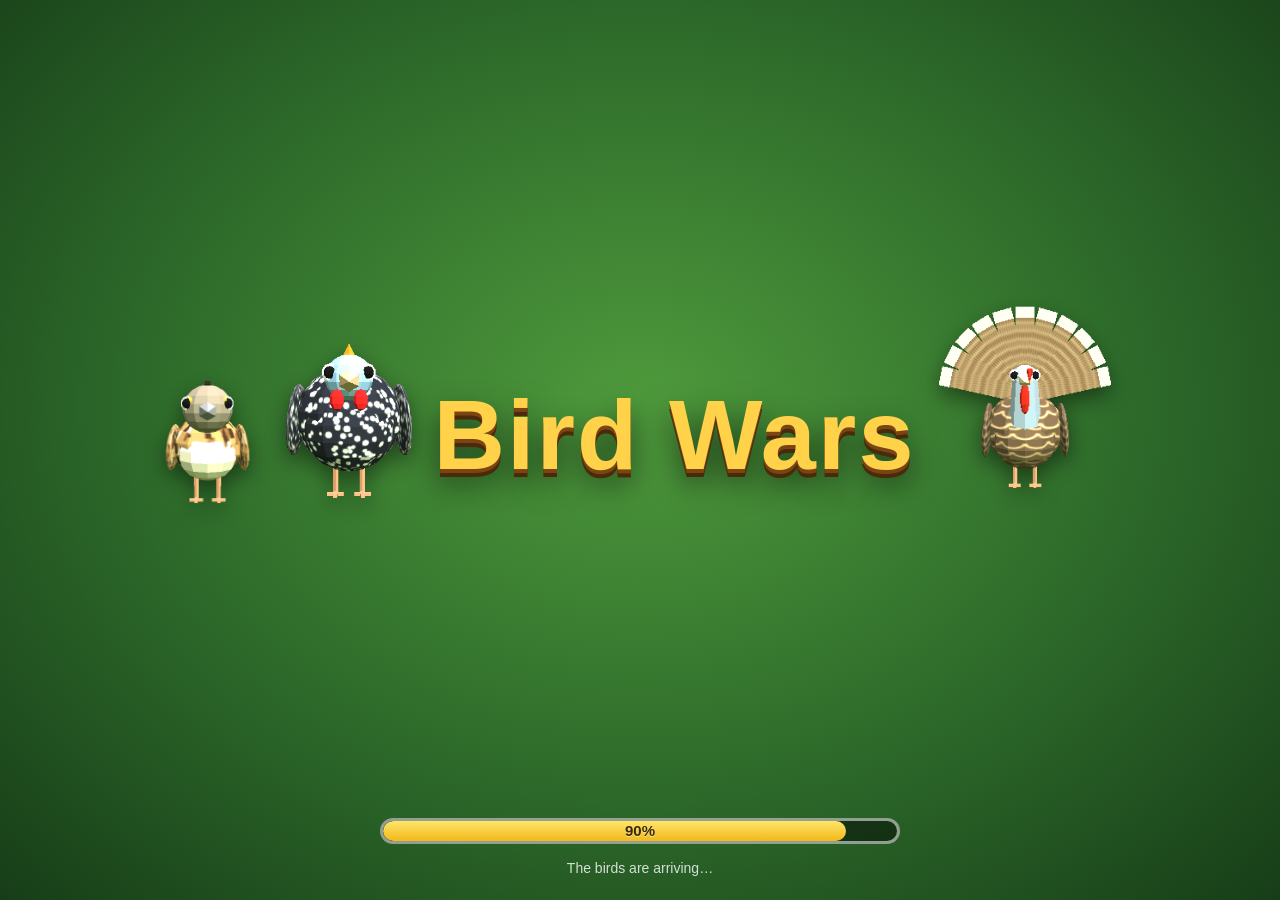
<file: bird-fortress/index.html>
<!DOCTYPE html>
<html lang="en">
<head>
<meta http-equiv="Cache-Control" content="no-cache">
<meta charset="UTF-8">
<meta name="viewport" content="width=device-width, initial-scale=1, maximum-scale=1, user-scalable=no, viewport-fit=cover">
<meta name="mobile-web-app-capable" content="yes">
<meta name="apple-mobile-web-app-capable" content="yes">
<meta name="apple-mobile-web-app-status-bar-style" content="black-translucent">
<meta name="theme-color" content="#1d3a24">
<title>Bird Wars</title>
<link rel="manifest" href="manifest.json">
<style>
:root { --gold:#ffd24a; --green:#4caf50; --dark:rgba(18,28,20,.86); --panel:#f6ecd4; --wood:#8a5a2a; --red:#e04a3a; }
* { box-sizing:border-box; -webkit-tap-highlight-color:transparent; }
html,body { margin:0; height:100%; overflow:hidden; background:#000; font-family:'Trebuchet MS','Segoe UI',Roboto,Arial,sans-serif; color:#fff;
  user-select:none; -webkit-user-select:none; touch-action:none; overscroll-behavior:none; }
canvas#c { position:fixed; inset:0; width:100vw; height:100vh; height:100dvh; display:block; }
.hidden { display:none !important; }
button { font-family:inherit; cursor:pointer; touch-action:manipulation; }
.screen { position:fixed; inset:0; display:flex; flex-direction:column; align-items:center; justify-content:center; z-index:20; padding:env(safe-area-inset-top) env(safe-area-inset-right) env(safe-area-inset-bottom) env(safe-area-inset-left); }

/* ---------- загрузка ---------- */
#loading { background:radial-gradient(circle at 50% 40%,#2e5a34,#0e1a10); z-index:50; }
#loading .logo { font-size:clamp(28px,7vw,54px); font-weight:900; color:var(--gold); text-shadow:0 4px 0 #6a3a10, 0 8px 20px #000; margin-bottom:24px; }
.lbar { width:min(70vw,420px); height:16px; background:#0006; border-radius:10px; overflow:hidden; border:2px solid #fff4; }
.lbar i { display:block; height:100%; width:0; background:linear-gradient(90deg,#8ad04a,#ffd24a); transition:width .2s; }
#loadtxt { margin-top:10px; opacity:.8; font-size:14px; }

/* ---------- главное меню ---------- */
#menu { background:linear-gradient(90deg,rgba(0,0,0,.55),rgba(0,0,0,0) 60%); align-items:flex-start; padding-left:max(6vw,env(safe-area-inset-left)); }
.title { margin:0; font-size:clamp(34px,8vw,76px); line-height:.95; font-weight:900; color:var(--gold); letter-spacing:1px;
  text-shadow:0 3px 0 #7a4512,0 6px 0 #4a2a0a,0 10px 24px rgba(0,0,0,.6); }
.sub { margin:8px 0 18px; font-size:clamp(13px,2.4vw,18px); opacity:.9; text-shadow:0 2px 4px #000; }
.menu-col { display:flex; flex-direction:column; gap:12px; width:min(78vw,340px); }
.big { font-size:clamp(17px,3.4vw,24px); font-weight:900; letter-spacing:1px; color:#fff; padding:14px 18px; border:none; border-radius:14px;
  background:linear-gradient(#6cc04a,#3a8a2a); box-shadow:0 5px 0 #24561a,0 8px 18px rgba(0,0,0,.4); text-shadow:0 2px 0 #24561a; transition:transform .08s; }
.big:active { transform:translateY(4px); box-shadow:0 1px 0 #24561a; }
.big.blue { background:linear-gradient(#4aa8e0,#2a6ab0); box-shadow:0 5px 0 #1a3a6a,0 8px 18px rgba(0,0,0,.4); text-shadow:0 2px 0 #1a3a6a; }
.big.red { background:linear-gradient(#e86a4a,#b03a2a); box-shadow:0 5px 0 #6a1a10,0 8px 18px rgba(0,0,0,.4); text-shadow:0 2px 0 #6a1a10; }
.big.gray { background:linear-gradient(#9a9a9a,#666); box-shadow:0 5px 0 #333,0 8px 18px rgba(0,0,0,.4); text-shadow:0 2px 0 #333; }
.big:disabled { filter:grayscale(1) brightness(.7); }
.big small { display:block; font-size:12px; font-weight:400; opacity:.9; letter-spacing:0; }
.ver { position:fixed; right:12px; bottom:8px; font-size:11px; opacity:.6; }

/* ---------- панели ---------- */
.card { background:var(--panel); color:#3a2a14; border-radius:18px; border:4px solid #c8a060; box-shadow:0 10px 40px rgba(0,0,0,.6); }
#settings .card { width:min(94vw,560px); max-height:92vh; overflow:auto; padding:16px 18px; touch-action:pan-y; }
.card h2 { margin:0 0 10px; text-align:center; color:#6a3a10; font-size:24px; }
.row { display:flex; align-items:center; justify-content:space-between; gap:10px; padding:8px 0; border-bottom:1px dashed #c8a06088; flex-wrap:wrap; }
.row label { font-weight:700; }
.seg { display:flex; gap:4px; flex-wrap:wrap; }
.seg button { border:none; border-radius:8px; padding:8px 10px; background:#d8c49a; color:#4a3014; font-weight:700; font-size:13px; }
.seg button.on { background:#4caf50; color:#fff; }
input[type=range] { width:min(46vw,220px); accent-color:#4caf50; touch-action:pan-x; }
select { font-size:14px; padding:6px; border-radius:8px; }
.tog { width:56px; height:30px; border-radius:15px; border:none; background:#aaa; position:relative; }
.tog::after { content:''; position:absolute; top:3px; left:3px; width:24px; height:24px; border-radius:50%; background:#fff; transition:left .15s; }
.tog.on { background:#4caf50; } .tog.on::after { left:29px; }

/* ---------- выбор героя ---------- */
#select { background:none; justify-content:flex-end; align-items:stretch; pointer-events:none; }
#select > * { pointer-events:auto; }
#selTitle { position:fixed; top:max(10px,env(safe-area-inset-top)); left:0; right:0; text-align:center; font-size:clamp(22px,4.5vw,36px); font-weight:900; color:var(--gold); text-shadow:0 3px 0 #6a3a10,0 6px 12px #000; pointer-events:none; }
#heroCard { position:fixed; left:max(14px,env(safe-area-inset-left)); top:50%; transform:translateY(-50%); width:min(42vw,320px); padding:14px; }
#heroCard h3 { margin:0 0 4px; font-size:22px; color:#6a3a10; }
#heroCard p { margin:4px 0; font-size:14px; }
.stat { display:flex; align-items:center; gap:8px; font-size:13px; margin:4px 0; }
.stat b { width:84px; } .stat .sb { flex:1; height:9px; background:#0002; border-radius:5px; overflow:hidden; } .stat .sb i { display:block; height:100%; background:#4caf50; }
.perk { background:#fff8; border-radius:8px; padding:6px 8px; font-size:13px; margin-top:6px; border-left:4px solid #e0a020; }
#selNav { position:fixed; bottom:max(14px,env(safe-area-inset-bottom)); left:0; right:0; display:flex; justify-content:center; align-items:center; gap:12px; }
.arrow { width:60px; height:60px; border-radius:50%; border:none; font-size:28px; font-weight:900; color:#fff; background:linear-gradient(#e0a020,#a86a10); box-shadow:0 4px 0 #6a3a08; }
#dragHint { position:fixed; bottom:96px; left:0; right:0; text-align:center; font-size:13px; opacity:.8; pointer-events:none; text-shadow:0 1px 3px #000; }
@media (orientation:portrait) { #heroCard { top:auto; bottom:150px; left:50%; transform:translateX(-50%); width:min(92vw,420px); } }

/* ---------- HUD ---------- */
#hud { position:fixed; inset:0; z-index:10; pointer-events:none; }
#hud button, #hud .slot { pointer-events:auto; }
#touch { position:fixed; inset:0; z-index:9; touch-action:none; }
#topbar { position:absolute; top:max(6px,env(safe-area-inset-top)); left:max(6px,env(safe-area-inset-left)); right:max(6px,env(safe-area-inset-right)); display:flex; justify-content:space-between; align-items:flex-start; gap:6px; }
#res { display:flex; flex-wrap:wrap; gap:4px; max-width:34vw; }
.chip { background:var(--dark); border-radius:16px; padding:3px 9px 3px 5px; font-weight:800; font-size:14px; display:flex; align-items:center; gap:3px; border:2px solid #ffffff22; min-width:58px; }
.chip .ic { font-size:15px; } .chip.full { color:#ffb070; } .chip.coins { color:var(--gold); border-color:#ffd24a66; }
#basebox { flex:1; max-width:440px; text-align:center; }
#basebox .lbl { font-size:12px; font-weight:800; text-shadow:0 1px 3px #000; }
.hpbar { position:relative; height:20px; background:#0009; border:2px solid #fff; border-radius:10px; overflow:hidden; box-shadow:0 3px 8px #0006; }
.hpbar i { display:block; height:100%; width:100%; background:linear-gradient(#7ee05a,#2e9a2a); transition:width .25s; }
.hpbar i.mid { background:linear-gradient(#ffd24a,#d89a10); } .hpbar i.low { background:linear-gradient(#ff7a5a,#c02a1a); }
.hpbar span { position:absolute; inset:0; font-size:12px; font-weight:900; line-height:16px; text-shadow:0 1px 2px #000; }
#waveinfo { margin-top:3px; display:inline-block; background:var(--dark); border-radius:10px; padding:2px 10px; font-size:13px; font-weight:800; }
#waveinfo.alarm { background:#b02a1aee; animation:pulse 1s infinite; }
@keyframes pulse { 50% { transform:scale(1.06); } }
#topright { display:flex; gap:6px; align-items:center; }
#daytxt { background:var(--dark); border-radius:12px; padding:4px 8px; font-size:13px; font-weight:800; }
.sq { width:44px; height:44px; border-radius:12px; border:2px solid #fff6; background:var(--dark); font-size:20px; color:#fff; }
#leftinfo { position:absolute; left:max(8px,env(safe-area-inset-left)); top:calc(max(6px,env(safe-area-inset-top)) + 64px); width:min(34vw,240px); display:flex; flex-direction:column; gap:5px; }
.phb { display:flex; align-items:center; gap:4px; font-size:14px; } .phb .hpbar { flex:1; height:14px; } .phb .hpbar span { line-height:11px; font-size:10px; }
#quest { background:var(--dark); border-radius:10px; padding:5px 8px; font-size:12px; border-left:4px solid var(--gold); }
#quest b { color:var(--gold); }
#birdcount { background:var(--dark); border-radius:10px; padding:3px 8px; font-size:12px; align-self:flex-start; }
#compass { position:absolute; top:42%; left:50%; width:44px; height:44px; margin:-22px; font-size:34px; color:var(--gold); text-shadow:0 0 6px #000; display:flex; align-items:center; justify-content:center; }
#btn-wave { position:absolute; right:max(8px,env(safe-area-inset-right)); top:calc(max(6px,env(safe-area-inset-top)) + 54px); border:none; border-radius:12px; padding:8px 10px; font-weight:800; font-size:12px; color:#fff; background:linear-gradient(#e08a2a,#a85a10); box-shadow:0 3px 0 #6a3a08; }
#prompt { position:absolute; left:50%; bottom:calc(max(10px,env(safe-area-inset-bottom)) + 84px); transform:translateX(-50%); }
#prompt button { border:none; border-radius:14px; padding:10px 16px; font-size:15px; font-weight:800; color:#3a2a14; background:linear-gradient(#fff3c8,#f0c860); box-shadow:0 4px 0 #a07020,0 6px 14px #0006; white-space:nowrap; }
#toolbar { position:absolute; left:50%; transform:translateX(-50%); bottom:max(8px,env(safe-area-inset-bottom)); display:flex; gap:6px; background:#0007; padding:5px; border-radius:16px; }
.slot { width:58px; height:62px; border-radius:12px; border:2px solid #ffffff33; background:linear-gradient(#3a4a3a,#1e2a1e); color:#fff; font-size:26px; display:flex; flex-direction:column; align-items:center; justify-content:center; padding:0; }
.slot small { font-size:10px; font-weight:700; opacity:.9; margin-top:1px; }
.slot.on { border-color:var(--gold); box-shadow:0 0 0 2px var(--gold) inset; }
.slot.locked { opacity:.45; }
.stick { position:absolute; width:130px; height:130px; margin:-65px; border-radius:50%; background:radial-gradient(circle,#ffffff22,#ffffff0a); border:3px solid #ffffff55; pointer-events:none; opacity:.55; transition:opacity .15s; }
.stick.active { opacity:1; }
.stick .knob { position:absolute; left:50%; top:50%; width:58px; height:58px; margin:-29px; border-radius:50%; background:radial-gradient(circle at 35% 35%,#fff,#bbb); box-shadow:0 3px 8px #0008; }
.stick .lbl { position:absolute; top:-20px; width:100%; text-align:center; font-size:11px; font-weight:700; opacity:.85; text-shadow:0 1px 2px #000; }
#actions { position:absolute; right:max(14px,env(safe-area-inset-right)); bottom:calc(max(10px,env(safe-area-inset-bottom)) + 76px); display:grid; grid-template-areas:'. use' 'run act'; align-items:end; justify-items:center; gap:8px 10px; }
#btn-use { grid-area:use; } #btn-act { grid-area:act; } #btn-run { grid-area:run; width:72px; height:72px; font-size:32px; }
@media (max-height:430px) { #btn-run { width:64px; height:64px; font-size:28px; } }
.round { width:64px; height:64px; border-radius:50%; border:3px solid #fff8; font-size:28px; color:#fff; background:radial-gradient(circle at 40% 35%,#6a8a6a,#253525); box-shadow:0 4px 10px #0008; }
.round.bigr { width:84px; height:84px; font-size:38px; background:radial-gradient(circle at 40% 35%,#ff9a5a,#b04a1a); }
.round:active { transform:scale(.92); }
#buildbar { position:absolute; left:50%; transform:translateX(-50%); bottom:calc(max(8px,env(safe-area-inset-bottom)) + 76px); display:flex; gap:8px; align-items:center; background:var(--dark); padding:8px; border-radius:16px; border:2px solid var(--gold); }
#buildbar button { border:none; border-radius:12px; padding:10px 12px; font-weight:800; font-size:14px; color:#fff; }
#bb-place { background:linear-gradient(#6cc04a,#3a8a2a); } #bb-rot { background:linear-gradient(#4aa8e0,#2a6ab0); } #bb-cancel { background:linear-gradient(#e86a4a,#b03a2a); }
#bb-info { font-size:12px; max-width:150px; line-height:1.25; }
#bb-info .bad { color:#ff8a7a; }
#bars { position:fixed; inset:0; pointer-events:none; z-index:8; }
.wbar { position:absolute; width:44px; height:6px; margin-left:-22px; background:#000a; border-radius:3px; overflow:hidden; border:1px solid #0008; }
.wbar i { display:block; height:100%; }
#floats { position:fixed; inset:0; pointer-events:none; z-index:12; }
.ft { position:absolute; font-weight:900; font-size:18px; text-shadow:0 2px 0 #000,0 0 6px #000; white-space:nowrap; transform:translate(-50%,-50%); }
#toasts { position:fixed; top:calc(max(6px,env(safe-area-inset-top)) + 84px); left:50%; transform:translateX(-50%); z-index:30; display:flex; flex-direction:column; align-items:center; gap:5px; pointer-events:none; width:min(40vw,460px); }
@media (orientation:portrait) { #toasts { width:92vw; top:auto; bottom:170px; } }
.toast { background:var(--dark); border-radius:12px; padding:6px 12px; font-weight:700; font-size:13px; border-left:5px solid #8ab4f8; animation:tin .25s; text-align:center; }
.toast.good { border-color:#6ad04a; } .toast.bad { border-color:#ff5a4a; } .toast.warn { border-color:#ffc04a; }
@keyframes tin { from { opacity:0; transform:translateY(-10px); } }
#banner { position:fixed; top:34%; left:0; right:0; text-align:center; font-size:clamp(40px,10vw,86px); font-weight:900; color:#ff6a4a; text-shadow:0 4px 0 #5a1008,0 8px 24px #000; z-index:25; pointer-events:none; animation:ban 2.2s forwards; }
@keyframes ban { 0% { transform:scale(2); opacity:0; } 15% { transform:scale(1); opacity:1; } 80% { opacity:1; } 100% { opacity:0; transform:scale(.9); } }
#flash { position:fixed; inset:0; background:radial-gradient(circle,transparent 50%,rgba(255,0,0,.5)); opacity:0; pointer-events:none; z-index:11; transition:opacity .3s; }
#saveic { position:fixed; right:12px; bottom:12px; font-size:20px; opacity:0; transition:opacity .4s; z-index:30; pointer-events:none; }

/* ---------- модальные окна ---------- */
#modal { position:fixed; inset:0; z-index:40; background:#0008; display:flex; align-items:center; justify-content:center; padding:max(8px,env(safe-area-inset-top)) max(8px,env(safe-area-inset-right)) max(8px,env(safe-area-inset-bottom)) max(8px,env(safe-area-inset-left)); }
#modal .card { width:min(96vw,760px); max-height:94vh; display:flex; flex-direction:column; overflow:hidden; }
.mhead { display:flex; align-items:center; justify-content:space-between; padding:8px 12px; background:linear-gradient(#c8904a,#a06a2a); color:#fff; font-weight:900; font-size:19px; text-shadow:0 2px 0 #5a3a10; }
.mhead button { width:40px; height:40px; border-radius:10px; border:none; background:#e04a3a; color:#fff; font-size:20px; font-weight:900; box-shadow:0 3px 0 #7a1a10; }
#mtabs { display:flex; gap:4px; padding:6px 8px 0; overflow-x:auto; flex-shrink:0; touch-action:pan-x; }
#mtabs button { border:none; border-radius:10px 10px 0 0; padding:8px 10px; font-weight:800; font-size:13px; background:#d8c49a; color:#5a3a14; white-space:nowrap; }
#mtabs button.on { background:#fffaf0; }
#mbody { padding:10px; overflow-y:auto; background:#fffaf0; flex:1; touch-action:pan-y; -webkit-overflow-scrolling:touch; }
.grid { display:grid; grid-template-columns:repeat(auto-fill,minmax(150px,1fr)); gap:8px; }
.item { background:#fff; border:2px solid #e0c890; border-radius:12px; padding:8px; display:flex; flex-direction:column; gap:4px; color:#3a2a14; text-align:left; font-size:13px; }
.item .nm { font-weight:900; font-size:14px; } .item .ico { font-size:28px; } .item .ds { font-size:11px; opacity:.8; flex:1; }
.item.lock { opacity:.55; }
.item .limit { text-align:center; font-size:12px; font-weight:800; color:#5a7a2a; background:#eef6e0; border-radius:8px; padding:2px 0; }
.item .limit.full { color:#b03a1a; background:#fbe4dc; }
.item.lock .limit { opacity:1; }
.cost { font-weight:800; font-size:13px; } .cost .no { color:#d0301a; }
.btn { border:none; border-radius:10px; padding:9px 12px; font-weight:800; font-size:14px; color:#fff; background:linear-gradient(#6cc04a,#3a8a2a); box-shadow:0 3px 0 #24561a; }
.btn.blue { background:linear-gradient(#4aa8e0,#2a6ab0); box-shadow:0 3px 0 #1a3a6a; } .btn.red { background:linear-gradient(#e86a4a,#b03a2a); box-shadow:0 3px 0 #6a1a10; }
.btn.gold { background:linear-gradient(#ffd24a,#d89a10); color:#4a2a08; box-shadow:0 3px 0 #8a5a08; }
.btn:disabled { filter:grayscale(1); opacity:.6; }
.sect { margin:6px 0 10px; } .sect h4 { margin:0 0 6px; color:#6a3a10; font-size:15px; }
.binfo { display:flex; gap:12px; align-items:center; flex-wrap:wrap; }
.binfo .ico { font-size:44px; }
.hpline { height:12px; background:#0002; border-radius:6px; overflow:hidden; width:200px; } .hpline i { display:block; height:100%; background:#4caf50; }
.acts { display:flex; flex-wrap:wrap; gap:8px; margin-top:8px; }
.bird-pic { width:84px; height:84px; border-radius:12px; background:radial-gradient(circle,#e8f4d8,#a8c890); object-fit:contain; align-self:center; }
.bird-row { display:flex; gap:10px; align-items:center; background:#fff; border:2px solid #e0c890; border-radius:12px; padding:6px; margin-bottom:6px; color:#3a2a14; font-size:13px; flex-wrap:wrap; }
.bird-row .bird-pic { width:56px; height:56px; }
.bird-row .info { flex:1; min-width:120px; }
.tag { display:inline-block; font-size:11px; padding:1px 6px; border-radius:6px; background:#e8d8b0; margin-left:4px; }
.tag.g { background:#c8f0b0; } .tag.r { background:#ffd0c0; }

/* ---------- пауза / конец ---------- */
#pause, #over, #bye { background:rgba(0,0,0,.6); z-index:45; }
#over h1 { color:#ff6a4a; font-size:clamp(32px,8vw,64px); margin:0 0 8px; text-shadow:0 4px 0 #5a1008; }
#bye h1 { color:var(--gold); }
#rotate { position:fixed; inset:0; z-index:60; background:#0e1a10f0; display:none; flex-direction:column; align-items:center; justify-content:center; text-align:center; padding:20px; gap:14px; font-size:18px; }
#rotate .ph { font-size:64px; animation:rot 2s infinite; }
@keyframes rot { 50% { transform:rotate(90deg); } }
@media (orientation:portrait) and (pointer:coarse) { body.ask-rotate #rotate { display:flex; } }

/* компактнее на маленьких экранах */
@media (max-height:430px) {
  .chip { font-size:12px; padding:2px 7px 2px 4px; min-width:50px; } .chip .ic { font-size:13px; }
  .slot { width:50px; height:52px; font-size:22px; } .slot small { font-size:9px; }
  .round { width:56px; height:56px; font-size:24px; } .round.bigr { width:74px; height:74px; font-size:32px; }
  #leftinfo { top:calc(max(6px,env(safe-area-inset-top)) + 54px); }
  #actions { bottom:calc(max(8px,env(safe-area-inset-bottom)) + 66px); }
  #prompt { bottom:calc(max(8px,env(safe-area-inset-bottom)) + 70px); }
  #buildbar { bottom:calc(max(8px,env(safe-area-inset-bottom)) + 66px); }
  .big { padding:10px 16px; }
  .menu-col { gap:9px; }
}
@media (orientation:portrait) {
  #res { max-width:60vw; } #basebox { position:absolute; top:62px; left:0; right:0; margin:auto; max-width:80vw; }
  #leftinfo { top:130px; }
  .slot { width:52px; }
}

#crosshair { position:absolute; left:50%; top:50%; width:8px; height:8px; margin:-4px; border-radius:50%; background:#fff; box-shadow:0 0 0 2px #0008; display:none; }
body.fp #crosshair { display:block; }
.seedrow { display:flex; align-items:center; gap:6px; margin-top:8px; flex-wrap:wrap; }
.seedrow input { width:120px; font-size:16px; padding:5px 8px; border-radius:8px; border:2px solid #c8a060; background:#fff; color:#3a2a14; font-family:inherit; user-select:text; -webkit-user-select:text; }
.seedrow .biome { font-size:12px; font-weight:800; color:#2a6a2a; }
#over .results { width:min(94vw,640px); max-height:92vh; overflow-y:auto; padding:14px 16px; text-align:center; touch-action:pan-y; }
#over .results h1 { color:#c0301a; font-size:clamp(26px,6vw,40px); margin:0 0 4px; text-shadow:none; }
.rsub { font-size:13px; opacity:.85; margin-bottom:10px; }
.rgrid { display:grid; grid-template-columns:repeat(auto-fill,minmax(150px,1fr)); gap:5px; text-align:left; }
#over-menu { position:static; flex-shrink:0; width:min(80vw,320px); margin:8px auto 0; }
/* окно итогов: текст и статистика прокручиваются, кнопка всегда отдельно снизу и ничего не перекрывает */
#over .results { display:flex; flex-direction:column; overflow:hidden !important; max-height:calc(92vh / var(--ui)); }
#overtxt { flex:1 1 auto; min-height:0; overflow-y:auto; touch-action:pan-y; -webkit-overflow-scrolling:touch; }
@media (max-height:430px) { #over .results { padding:8px 12px; } #over .results h1 { font-size:24px; } .rs { padding:3px 6px; font-size:12px; } .rs .ri { font-size:16px; } .rs b { font-size:14px; } .rnote { margin:6px 0; } .rsub { margin-bottom:6px; } }
.rs { display:flex; align-items:center; gap:8px; background:#fff; border:2px solid #e0c890; border-radius:10px; padding:6px 8px; font-size:13px; }
.rs .ri { font-size:20px; width:24px; text-align:center; } .rs .rl { flex:1; } .rs b { font-size:16px; color:#6a3a10; font-variant-numeric:tabular-nums; }
.rnote { margin:10px 0; font-size:12px; color:#a04020; }
.stb { display:flex; align-items:center; gap:4px; font-size:11px; margin-top:-2px; }
.stbar { flex:1; height:6px; background:#0008; border-radius:3px; overflow:hidden; border:1px solid #fff6; }
.stbar i { display:block; height:100%; width:100%; background:linear-gradient(90deg,#ffd24a,#ffe98a); }
.stbar i.tired { background:#e0703a; }
#btn-run.on { background:radial-gradient(circle at 40% 35%,#ffe066,#d89a10); border-color:#fff; }
#daytxt small { font-size:10px; font-weight:700; opacity:.9; }
#bossbar { margin:4px auto 0; width:90%; background:#3a0a0acc; border:2px solid #ff6a4a; border-radius:10px; padding:2px 8px 4px; font-size:12px; font-weight:900; }
#bossbar .bb { height:8px; background:#0008; border-radius:4px; overflow:hidden; margin-top:2px; } #bossbar .bb i { display:block; height:100%; background:linear-gradient(90deg,#ff3a2a,#ff9a4a); }
#langpick { background:radial-gradient(circle at 50% 40%,#2e5a34ee,#0e1a10f5); z-index:55; }
#langpick .lp { width:min(94vw,560px); max-height:92vh; overflow-y:auto; padding:14px 16px; touch-action:pan-y; }
#lp-list { display:grid; grid-template-columns:repeat(auto-fill,minmax(150px,1fr)); gap:8px; }
#lp-list button { display:flex; align-items:center; gap:10px; border:2px solid #e0c890; background:#fff; border-radius:12px; padding:10px 12px; font-size:17px; font-weight:800; color:#3a2a14; text-align:left; }
#lp-list button .fl { font-size:28px; line-height:1; }
#lp-list button.on { border-color:#4caf50; background:#eaf7e2; box-shadow:0 0 0 2px #4caf50 inset; }
.langbtn { position:fixed; right:max(12px,env(safe-area-inset-right)); top:max(12px,env(safe-area-inset-top)); width:48px; height:48px; border-radius:50%; border:2px solid #fff8; background:#0008; font-size:24px; color:#fff; }
/* ---------- загрузка: название и три птицы рядом с ним, жёлтая полоска ---------- */
#loading { background:radial-gradient(ellipse at 50% 45%,#4f9a3c 0%,#2d6a2a 55%,#173d18 100%); }
.ld-row { position:absolute; left:0; right:0; top:44%; transform:translateY(-50%); display:flex; align-items:flex-end; justify-content:center; padding:0 12px; }
.ld-side { display:flex; align-items:flex-end; }
.ldb { display:block; height:min(clamp(80px,19vmin,170px),17vw); width:auto; filter:drop-shadow(0 8px 10px rgba(0,0,0,.45)); animation:ldbreath 2.6s ease-in-out infinite; transform-origin:50% 100%; }
.ldb.ldsmall { height:min(clamp(60px,14vmin,125px),12vw); margin-right:-6px; animation-delay:.4s; }
.ldb.ldbig { height:min(clamp(100px,25vmin,220px),22vw); animation-delay:.9s; }
@keyframes ldbreath { 50% { transform:scale(1.04,0.97); } }
.ld-title { font-size:min(clamp(42px,11vmin,104px),10vw); font-weight:900; color:#ffd24a; letter-spacing:2px; white-space:nowrap; line-height:1.1; padding-bottom:clamp(6px,2vmin,16px); text-shadow:0 4px 0 #7a4512,0 8px 0 #4a2a0a,0 14px 30px rgba(0,0,0,.6); }
.ld-bottom { position:absolute; left:0; right:0; bottom:max(24px,env(safe-area-inset-bottom)); display:flex; flex-direction:column; align-items:center; gap:6px; }
#loading .lbar { position:relative; width:min(78vw,520px); height:26px; background:#0007; border:3px solid #fff8; border-radius:14px; }
#loading .lbar i { background:linear-gradient(#ffe56a,#f2b81a); border-radius:10px; }
#loadpct { position:absolute; inset:0; text-align:center; font-weight:900; font-size:15px; line-height:20px; color:#3a2a08; text-shadow:0 1px 0 #fff8; }
/* ---------- слоты сохранений ---------- */
#slotsTitle { font-size:18px; font-weight:900; text-shadow:0 2px 4px #000; }
#slotList { display:flex; flex-direction:column; gap:8px; }
.slotrow { display:flex; gap:6px; }
.slotbtn { flex:1; display:flex; flex-direction:column; align-items:flex-start; gap:2px; text-align:left; border:none; border-radius:12px; padding:9px 12px; background:linear-gradient(#4aa8e0,#2a6ab0); color:#fff; box-shadow:0 4px 0 #1a3a6a; font-size:16px; }
.slotbtn small { font-size:12px; opacity:.95; } .slotbtn .sl2 { font-size:11px; opacity:.8; }
.slotbtn.empty { background:linear-gradient(#6cc04a,#3a8a2a); box-shadow:0 4px 0 #24561a; }
.slotbtn.warn { background:linear-gradient(#e8a03a,#b0661a); }
.slotbtn:disabled { filter:grayscale(1) brightness(.7); }
.slotdel { border:none; border-radius:12px; padding:0 10px; background:linear-gradient(#e86a4a,#b03a2a); color:#fff; font-weight:800; font-size:12px; box-shadow:0 4px 0 #6a1a10; }
@media (max-height:500px) { #menu.slots-open .title, #menu.slots-open .sub { display:none; } .slotbtn { padding:6px 10px; font-size:14px; } #slotList { gap:6px; } }
/* ---------- совместная игра ---------- */
#lobby { background:rgba(0,0,0,.65); z-index:56; }
#lobby .lb { width:min(94vw,520px); max-height:92vh; overflow-y:auto; padding:14px 16px; text-align:center; touch-action:pan-y; }
#lobby h2 { margin:0 0 6px; }
.lb-coderow { font-size:16px; font-weight:700; display:flex; gap:8px; align-items:center; justify-content:center; flex-wrap:wrap; }
#lb-code { font-size:34px; letter-spacing:6px; color:#6a3a10; background:#fff; border:3px dashed #c8a060; border-radius:12px; padding:2px 12px; user-select:text; -webkit-user-select:text; }
#lb-players { margin-top:8px; font-weight:800; }
#lb-list { display:flex; flex-direction:column; gap:5px; margin:6px 0; }
.lb-p { display:flex; align-items:center; gap:8px; background:#fff; border:2px solid #e0c890; border-radius:10px; padding:6px 10px; font-size:15px; text-align:left; }
.lb-p .tag { margin-left:auto; }
#lb-wait { font-size:14px; opacity:.85; margin:6px 0; }
#lb-note { font-size:12px; background:#eef6e0; border-radius:8px; padding:6px 8px; margin:6px 0; }
.lb-btns { display:flex; gap:8px; justify-content:center; flex-wrap:wrap; }
.lb-btns .big { flex:1; min-width:130px; padding:10px 12px; font-size:17px; }
#joinCode { font-size:30px; letter-spacing:8px; text-align:center; text-transform:uppercase; padding:8px; border-radius:12px; border:3px solid #ffd24a; background:#fffaf0; color:#3a2a14; font-family:inherit; font-weight:900; user-select:text; -webkit-user-select:text; }
#mpbadge { background:#5a2a7acc; border-radius:10px; padding:3px 8px; font-size:12px; font-weight:800; align-self:flex-start; }
@media (max-height:430px) { #lb-code { font-size:26px; } #lb-note { font-size:11px; } .lb-p { padding:3px 8px; font-size:13px; } }
/* ---------- предупреждение о графике «ПК» ---------- */
#pcwarn { background:rgba(0,0,0,.7); z-index:58; }
#pcwarn .pcw { width:min(92vw,520px); max-height:92vh; overflow-y:auto; padding:16px 18px; text-align:center; touch-action:pan-y; border-color:#e0a020; }
#pcwarn h2 { color:#c0301a; font-size:26px; margin:0 0 6px; letter-spacing:1px; }
.pcw-head { font-size:18px; font-weight:900; color:#6a3a10; }
#pcwarn p { font-size:14px; margin:8px 0; }
.pcw-note { background:#ffe8e0; border:2px dashed #e06a4a; border-radius:10px; padding:8px 10px; color:#a02a1a; font-weight:700; }
.pcw-btns { display:flex; gap:10px; justify-content:center; margin-top:10px; flex-wrap:wrap; }
.pcw-btns .big { flex:1; min-width:140px; padding:10px 14px; font-size:18px; }
.seg button.pcq { background:#2a2e3a; color:#ffd24a; }
.seg button.pcq.on { background:linear-gradient(#ffd24a,#d89a10); color:#4a2a08; }
@media (max-height:430px) { #pcwarn p { font-size:12px; margin:5px 0; } #pcwarn h2 { font-size:20px; } }
/* ---------- Золотые птицы ---------- */
.gbi { width:1.25em; height:1.25em; vertical-align:-0.3em; display:inline-block; }
#gbBadge { position:fixed; right:calc(max(12px,env(safe-area-inset-right)) + 58px); top:max(16px,env(safe-area-inset-top)); background:#0008; border:2px solid #ffd24a88; border-radius:20px; padding:6px 12px; font-size:18px; color:#ffd24a; }
.gbline { font-size:13px; margin-bottom:4px; color:#6a3a10; }
.lockline { background:#fff3c8; border:2px dashed #d8a020; border-radius:8px; padding:4px 8px; font-weight:800; font-size:13px; margin:4px 0; color:#8a5a08; }
#sel-go.gold { background:linear-gradient(#ffd24a,#d89a10); color:#4a2a08; box-shadow:0 5px 0 #8a5a08; text-shadow:none; }
.gbreward { margin:6px 0; font-size:16px; } .gbreward small { font-size:12px; opacity:.8; }
.wintxt { margin:4px 0 8px; font-size:15px; font-weight:700; color:#2a6a2a; }
#over.win .results h1 { color:#c89a10; }
#biomeSel { font-size:14px; padding:4px 6px; border-radius:8px; border:2px solid #c8a060; }
/* ---------- кат-сцена: остаётся только пауза ---------- */
body.cutscene #hud > *:not(#topright), body.cutscene #topright > *:not(#btn-pause), body.cutscene #bars, body.cutscene #floats { display:none !important; }
body.cutscene #touch { pointer-events:none; }
/* ---------- масштаб интерфейса (только GUI, мир не меняется) ---------- */
:root { --ui: 1; }
.rico { width:1.05em; height:1.05em; display:inline-block; vertical-align:-0.18em; }
.seg.diff { margin-top:4px; } .seg.diff button { padding:6px 7px; font-size:12px; }
.seg.diff button.on.d-hard { background:#e0782a; } .seg.diff button.on.d-impossible { background:#b02a2a; } .seg.diff button.on.d-easy { background:#3aa0d0; }
#res { transform:scale(var(--ui)); transform-origin:top left; }
#basebox { transform:scale(var(--ui)); transform-origin:top center; }
#topright { transform:scale(var(--ui)); transform-origin:top right; }
#leftinfo { transform:scale(var(--ui)); transform-origin:top left; top:calc(max(6px,env(safe-area-inset-top)) + 64px * var(--ui)); }
#btn-wave { transform:scale(var(--ui)); transform-origin:top right; top:calc(max(6px,env(safe-area-inset-top)) + 54px * var(--ui)); }
#toolbar { transform:translateX(-50%) scale(var(--ui)); transform-origin:bottom center; }
#prompt { transform:translateX(-50%) scale(var(--ui)); transform-origin:bottom center; bottom:calc(max(10px,env(safe-area-inset-bottom)) + 84px * var(--ui)); }
#buildbar { transform:translateX(-50%) scale(var(--ui)); transform-origin:bottom center; bottom:calc(max(8px,env(safe-area-inset-bottom)) + 76px * var(--ui)); }
#actions { transform:scale(var(--ui)); transform-origin:bottom right; bottom:calc(max(10px,env(safe-area-inset-bottom)) + 76px * var(--ui)); }
.stick { transform:scale(var(--ui)); }
#compass { font-size:calc(34px * var(--ui)); }
.ft { font-size:calc(18px * var(--ui)); }
#toasts { transform:translateX(-50%) scale(var(--ui)); transform-origin:top center; }
#modal .card { width:calc(min(96vw,760px) / var(--ui)); max-height:calc(94vh / var(--ui)); transform:scale(var(--ui)); }
#settings .card { width:calc(min(94vw,560px) / var(--ui)); max-height:calc(92vh / var(--ui)); transform:scale(var(--ui)); }
#menu > * { transform:scale(var(--ui)); transform-origin:left center; }
#pause > *, #over > *, #bye > * { transform:scale(var(--ui)); }
#heroCard { top:calc(max(8px,env(safe-area-inset-top)) + 46px); transform:scale(var(--ui)); transform-origin:top left; }
#selNav { pointer-events:none; } #selNav > * { pointer-events:auto; }
#heroCard .stats { display:grid; grid-template-columns:1fr 1fr; column-gap:10px; }
#heroCard .stat b { width:66px; }
@media (max-height:430px) { #heroCard { padding:8px 10px; width:min(50vw,390px); } #heroCard > p, #heroCard .ddesc, #heroCard .perk, #heroCard .gbline { display:none; } #biomeSel { max-width:150px; font-size:12px; } #heroCard h3 { margin:0; } .seedrow { margin-top:5px; } .seedrow input { width:100px; padding:3px 6px; } .seg.diff { flex-wrap:nowrap; gap:3px; } .seg.diff button { padding:5px 4px; font-size:11px; white-space:nowrap; } #heroCard h3 { font-size:17px; } #heroCard p { font-size:12px; margin:2px 0; } #heroCard .stat { margin:1px 0; font-size:12px; } #heroCard .perk { font-size:12px; padding:4px 6px; margin-top:4px; } #dragHint { display:none; } }
#selNav { transform:scale(var(--ui)); transform-origin:bottom center; }
#selTitle { transform:scale(var(--ui)); transform-origin:top center; }
@media (max-height:430px) {
  #leftinfo { top:calc(max(6px,env(safe-area-inset-top)) + 54px * var(--ui)); }
  #actions { bottom:calc(max(8px,env(safe-area-inset-bottom)) + 66px * var(--ui)); }
  #prompt { bottom:calc(max(8px,env(safe-area-inset-bottom)) + 70px * var(--ui)); }
  #buildbar { bottom:calc(max(8px,env(safe-area-inset-bottom)) + 66px * var(--ui)); }
}
@media (orientation:portrait) {
  #heroCard { top:auto; transform:translateX(-50%) scale(var(--ui)); transform-origin:bottom center; }
  #toasts { transform:scale(var(--ui)); transform-origin:bottom center; left:4vw; }
  #leftinfo { top:calc(130px * var(--ui)); }
}
/* Здоровье, стамина, задание и птицы — в левом нижнем углу (джойстик сдвинут правее) */
#leftinfo { top:auto !important; bottom:calc(max(10px,env(safe-area-inset-bottom)) + 4px); left:calc(max(10px,env(safe-area-inset-left)) + 4px); width:min(30vw,190px); transform-origin:bottom left; }
#btn-speed { min-width:44px; font-weight:900; font-size:15px; }
#btn-speed.x2 { background:linear-gradient(#e8203a,#a01028); color:#fff; }
</style>
</head>
<body>
<canvas id="c"></canvas>
<div id="touch"></div>

<div id="loading" class="screen">
  <div class="ld-row">
    <div id="ld-left" class="ld-side"></div>
    <div class="ld-title">Bird Wars</div>
    <div id="ld-right" class="ld-side"></div>
  </div>
  <div class="ld-bottom">
    <div class="lbar"><i id="loadbar"></i><span id="loadpct">0%</span></div>
    <div id="loadtxt">Loading…</div>
  </div>
</div>

<div id="menu" class="screen hidden">
  <h1 class="title" data-i18n-html="title_html">Bird<br>Wars</h1>
  <div class="sub" data-i18n="subtitle"></div>
  <div class="menu-col" id="m-main">
    <button class="big" data-act="play" data-i18n="play"></button>
    <button class="big blue" data-act="settings" data-i18n="settings_b"></button>
    <button class="big red" data-act="exit" data-i18n="exit"></button>
  </div>
  <div class="menu-col hidden" id="m-play">
    <button class="big" data-act="new" data-i18n="newgame"></button>
    <button class="big blue" data-act="continue" id="btn-continue"><span data-i18n="continue"></span><small id="saveinfo"></small></button>
    <button class="big" data-act="mp" data-i18n="mp_btn" style="background:linear-gradient(#b06ae0,#7a3ab0);box-shadow:0 5px 0 #4a1a6a,0 8px 18px rgba(0,0,0,.4);text-shadow:0 2px 0 #4a1a6a"></button>
    <button class="big gray" data-act="back" data-i18n="back"></button>
  </div>
  <div class="menu-col hidden" id="m-mp">
    <button class="big" data-act="mp-create" data-i18n="mp_create"></button>
    <button class="big blue" data-act="mp-join" data-i18n="mp_join"></button>
    <button class="big gray" data-act="mp-back" data-i18n="back"></button>
  </div>
  <div class="menu-col hidden" id="m-join">
    <input id="joinCode" maxlength="5" autocomplete="off" autocapitalize="characters" spellcheck="false">
    <button class="big" data-act="join-next" data-i18n="next"></button>
    <button class="big gray" data-act="join-back" data-i18n="back"></button>
  </div>
  <div class="menu-col hidden" id="m-slots">
    <div id="slotsTitle"></div>
    <div id="slotList"></div>
    <button class="big gray" data-act="slots-back" data-i18n="back"></button>
  </div>
  <div class="ver" data-i18n="ver"></div>
  <button class="langbtn" id="btn-lang">🌍</button>
  <div id="gbBadge" title="Gold Coins"></div>
</div>

<div id="settings" class="screen hidden" style="background:rgba(0,0,0,.55)">
  <div class="card">
    <h2 data-i18n="s_title"></h2>
    <div class="row"><label data-i18n="s_lang"></label><select id="s-lang"></select></div>
    <div class="row"><label data-i18n="s_graphics"></label><div class="seg" id="s-quality">
      <button data-v="low" data-i18n="q_low"></button><button data-v="medium" data-i18n="q_medium"></button><button data-v="high" data-i18n="q_high"></button><button data-v="ultra" data-i18n="q_ultra"></button><button data-v="pc" class="pcq" data-i18n="q_pc"></button></div></div>
    <div class="row"><label data-i18n="s_res"></label><select id="s-res">
      <option value="auto" data-i18n="res_auto"></option><option value="480">854×480</option><option value="540">960×540</option><option value="720">1280×720</option><option value="900">1600×900</option><option value="1080">1920×1080</option><option value="1440">2560×1440</option></select></div>
    <div class="row"><label data-i18n="s_view"></label><div class="seg" id="s-view"><button data-v="third" data-i18n="view_third"></button><button data-v="first" data-i18n="view_first"></button></div></div>
    <div class="row"><label><span data-i18n="s_ui"></span> <span id="s-uiScaleV"></span></label><input type="range" id="s-uiScale" min="60" max="150" step="5"></div>
    <div class="row"><label data-i18n="s_music"></label><button class="tog" id="s-musicOn"></button></div>
    <div class="row"><label data-i18n="s_musicVol"></label><input type="range" id="s-musicVol" min="0" max="100"></div>
    <div class="row"><label data-i18n="s_sfx"></label><button class="tog" id="s-sfxOn"></button></div>
    <div class="row"><label data-i18n="s_sfxVol"></label><input type="range" id="s-sfxVol" min="0" max="100"></div>
    <div class="row"><label data-i18n="s_auto"></label><button class="tog" id="s-autoAct"></button></div>
    <div class="row"><label data-i18n="s_camDist"></label><input type="range" id="s-camDist" min="60" max="160"></div>
    <div class="row"><label data-i18n="s_sens"></label><input type="range" id="s-sens" min="30" max="200"></div>
    <div class="row"><label data-i18n="s_full"></label><button class="btn blue" id="s-full" data-i18n="s_fullBtn"></button></div>
    <div style="text-align:center;margin-top:12px"><button class="big gray" id="s-back" style="width:220px" data-i18n="back"></button></div>
  </div>
</div>

<div id="select" class="screen hidden">
  <div id="selTitle" data-i18n="sel_title"></div>
  <div id="heroCard" class="card"></div>
  <div id="dragHint" data-i18n="drag_hint"></div>
  <div id="selNav">
    <button class="big gray" id="sel-back" style="padding:12px 16px">◀</button>
    <button class="arrow" id="sel-prev">‹</button>
    <button class="big" id="sel-go" data-i18n="start"></button>
    <button class="arrow" id="sel-next">›</button>
  </div>
</div>

<div id="hud" class="hidden">
  <div id="topbar">
    <div id="res"></div>
    <div id="basebox">
      <div class="lbl" data-i18n="base_lbl"></div>
      <div class="hpbar"><i id="basehp"></i><span id="basehptxt"></span></div>
      <div id="waveinfo"></div>
      <div id="bossbar" class="hidden"><span id="bossname"></span><div class="bb"><i id="bosshp"></i></div></div>
    </div>
    <div id="topright"><span id="daytxt"></span><button class="sq" id="btn-speed">x1</button><button class="sq" id="btn-view" title="1st / 3rd person (V)">👁</button><button class="sq" id="btn-pause">⏸</button></div>
  </div>
  <div id="leftinfo">
    <div class="phb">❤️<div class="hpbar"><i id="php"></i><span id="phptxt"></span></div></div>
    <div class="stb"><span>⚡</span><div class="stbar"><i id="pst"></i></div></div>
    <div id="quest"></div>
    <div id="birdcount"></div>
    <div id="mpbadge" class="hidden"></div>
  </div>
  <div id="compass" class="hidden">➤</div>
  <div id="crosshair"></div>
  <button id="btn-wave" data-i18n="wave_now"></button>
  <div id="prompt"></div>
  <div id="stickL" class="stick"><div class="lbl" data-i18n="move"></div><div class="knob"></div></div>
  <div id="stickR" class="stick"><div class="lbl" data-i18n="camera"></div><div class="knob"></div></div>
  <div id="actions">
    <button class="round" id="btn-run" title="Shift">🏃</button>
    <button class="round" id="btn-use" title="E">✋</button>
    <button class="round bigr" id="btn-act" title="Space">🪓</button>
  </div>
  <div id="buildbar" class="hidden">
    <div id="bb-info"></div>
    <button id="bb-rot">↻</button>
    <button id="bb-place" data-i18n="place"></button>
    <button id="bb-cancel">✖</button>
  </div>
  <div id="toolbar">
    <button class="slot" data-slot="axe">🪓<small data-i18n="tb_axe"></small></button>
    <button class="slot" data-slot="pick">⛏️<small data-i18n="tb_pick"></small></button>
    <button class="slot" data-slot="weapon">⚔️<small data-i18n="tb_weapon"></small></button>
    <button class="slot" data-slot="build">🔨<small data-i18n="tb_build"></small></button>
    <button class="slot" data-slot="inv">🎒<small data-i18n="tb_inv"></small></button>
    <button class="slot" data-slot="birds">🐦<small data-i18n="tb_birds"></small></button>
  </div>
</div>
<div id="bars"></div>
<div id="floats"></div>
<div id="toasts"></div>
<div id="flash"></div>
<div id="saveic">💾</div>

<div id="modal" class="hidden"><div class="card">
  <div class="mhead"><span id="mtitle"></span><button id="mclose">✕</button></div>
  <div id="mtabs"></div>
  <div id="mbody"></div>
</div></div>

<div id="pause" class="screen hidden">
  <h1 class="title" style="font-size:48px;margin-bottom:16px" data-i18n="pause"></h1>
  <div class="menu-col">
    <button class="big" data-p="resume" data-i18n="resume"></button>
    <button class="big blue" data-p="save" data-i18n="save_b"></button>
    <button class="big" data-p="invite" id="btn-invite" data-i18n="invite" style="background:linear-gradient(#b06ae0,#7a3ab0);box-shadow:0 5px 0 #4a1a6a"></button>
    <button class="big blue" data-p="settings" data-i18n="settings_b"></button>
    <button class="big red" data-p="menu" data-i18n="mainmenu"></button>
  </div>
</div>

<div id="over" class="screen hidden">
  <div class="card results">
    <h1 data-i18n="over_title"></h1>
    <div id="overtxt"></div>
    <button class="big" id="over-menu" data-i18n="mainmenu"></button>
  </div>
</div>

<div id="bye" class="screen hidden">
  <h1 class="title" data-i18n="bye_title"></h1>
  <p data-i18n="bye_txt"></p>
  <button class="big" id="bye-back" style="width:260px" data-i18n="bye_back"></button>
</div>

<div id="lobby" class="screen hidden">
  <div class="card lb">
    <h2 data-i18n="lobby_title"></h2>
    <div class="lb-coderow"><span data-i18n="lobby_code"></span> <b id="lb-code">…</b> <button class="btn blue" id="lb-copy" data-i18n="lobby_copy"></button></div>
    <div id="lb-players"></div>
    <div id="lb-list"></div>
    <div id="lb-wait" data-i18n="lobby_wait"></div>
    <div id="lb-note"></div>
    <div class="lb-btns">
      <button class="big red" id="lb-leave" data-i18n="lobby_leave"></button>
      <button class="big" id="lb-start" data-i18n="lobby_start"></button>
      <button class="big" id="lb-back" data-i18n="lobby_back"></button>
    </div>
  </div>
</div>

<div id="pcwarn" class="screen hidden">
  <div class="card pcw">
    <h2 data-i18n="pcw_title"></h2>
    <div class="pcw-head" data-i18n="pcw_head"></div>
    <p data-i18n="pcw_txt"></p>
    <p class="pcw-note" data-i18n="pcw_note"></p>
    <div class="pcw-btns">
      <button class="big red" id="pcw-cancel" data-i18n="cancel"></button>
      <button class="big" id="pcw-apply" data-i18n="apply"></button>
    </div>
  </div>
</div>

<div id="langpick" class="screen hidden">
  <div class="card lp">
    <h2 id="lp-title">🌍 Choose your language</h2>
    <div id="lp-list"></div>
  </div>
</div>

<div id="rotate">
  <div class="ph">📱</div>
  <div data-i18n-html="rotate_txt"></div>
  <button class="big" id="rot-ok" style="width:240px" data-i18n="rotate_ok"></button>
</div>

<script src="js/three.min.js?v=202611080958"></script>
<script src="js/data.js?v=202611080958"></script>
<script src="js/i18n_data.js?v=202611080958"></script>
<script src="js/i18n.js?v=202611080958"></script>
<script src="js/i18n_extra.js?v=202611080958"></script>
<script src="js/audio.js?v=202611080958"></script>
<script src="js/models.js?v=202611080958"></script>
<script src="js/world.js?v=202611080958"></script>
<script src="js/net.js?v=202611080958"></script>
<script src="js/game.js?v=202611080958"></script>
<script src="js/ui.js?v=202611080958"></script>
</body>
</html>
</file>
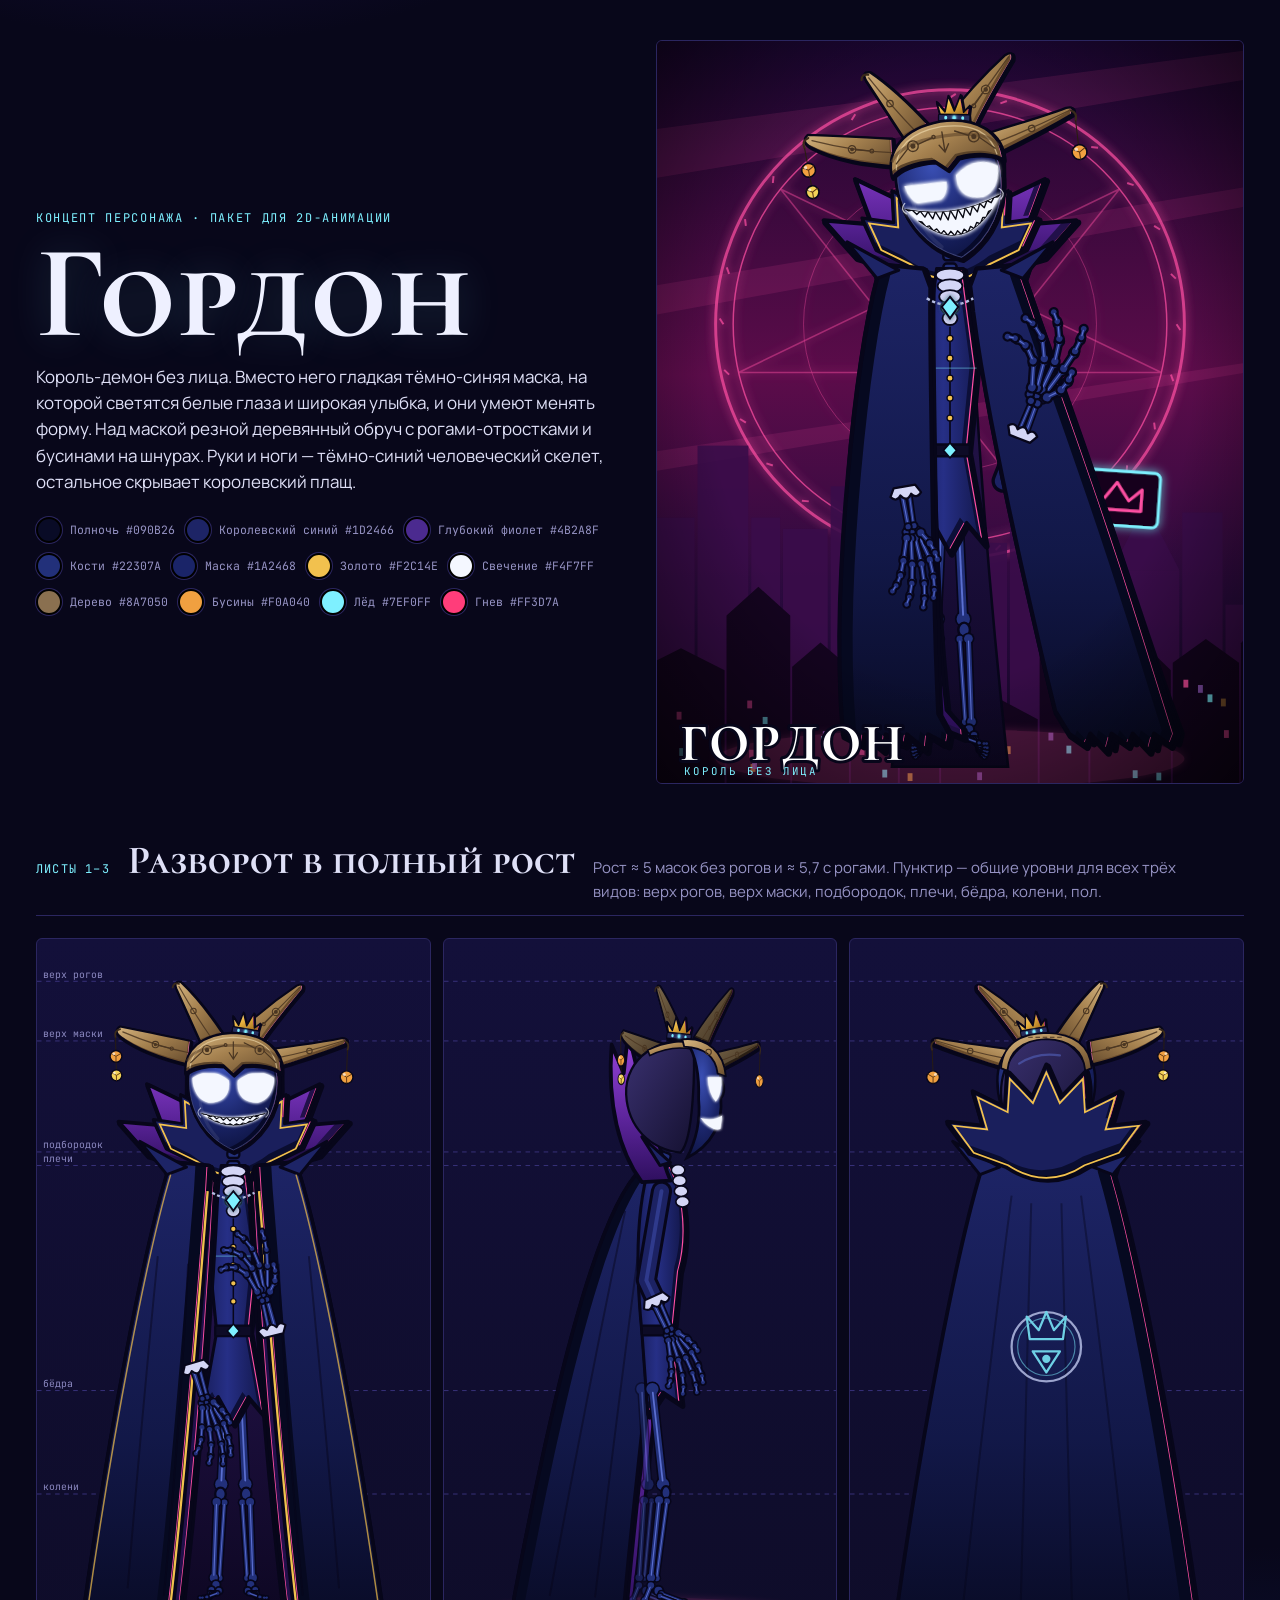
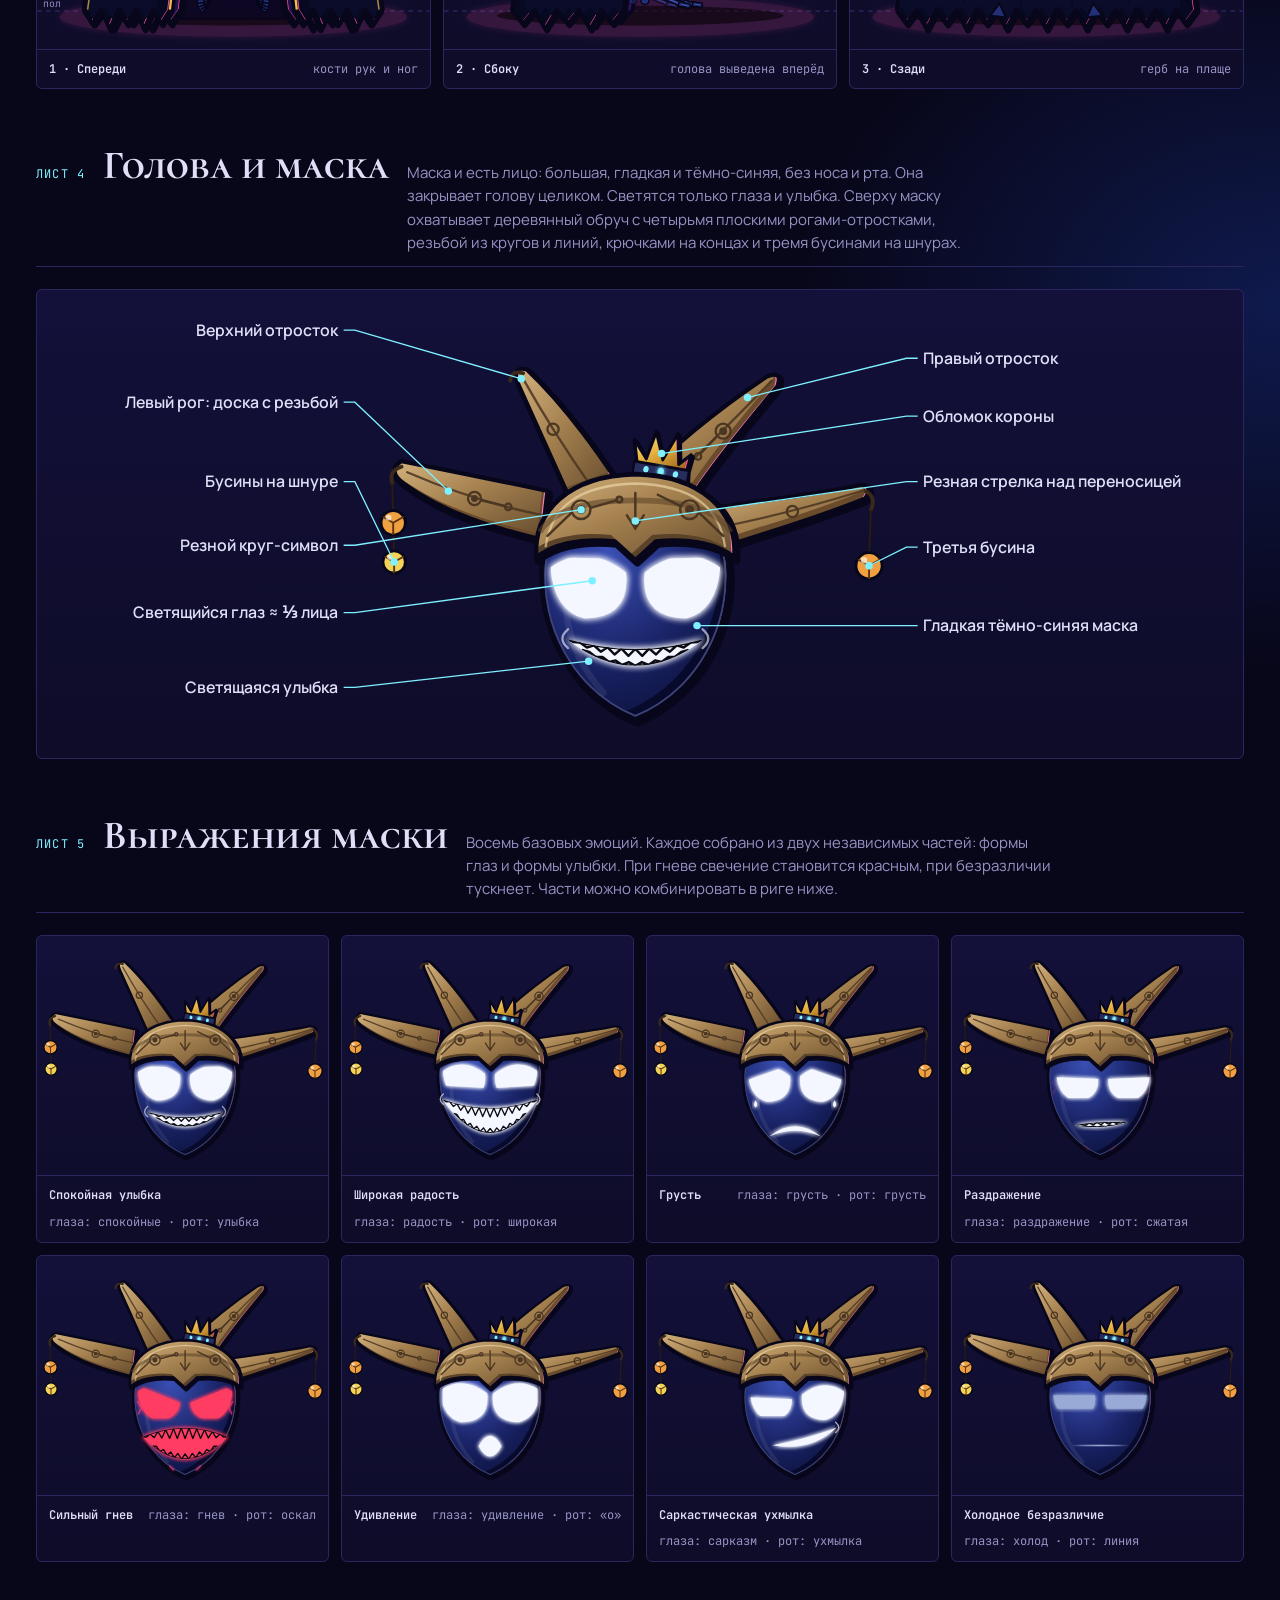
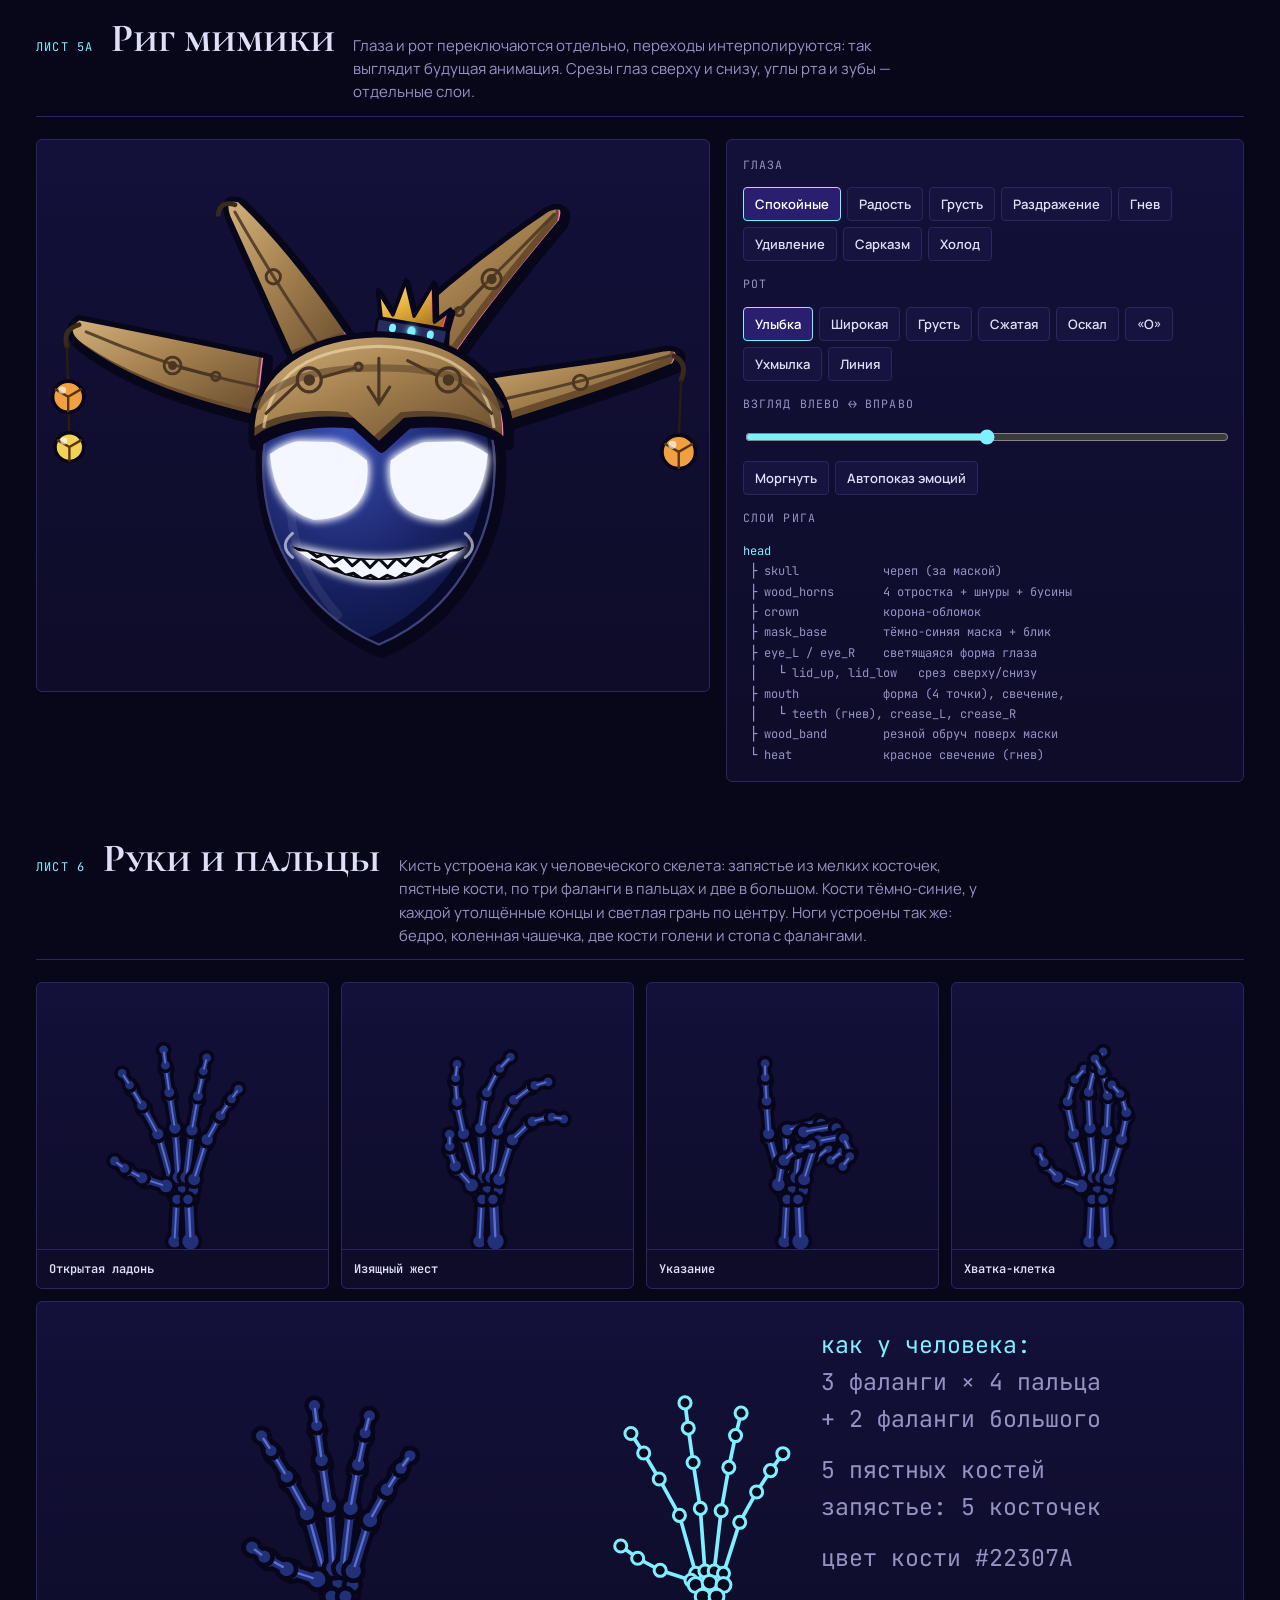
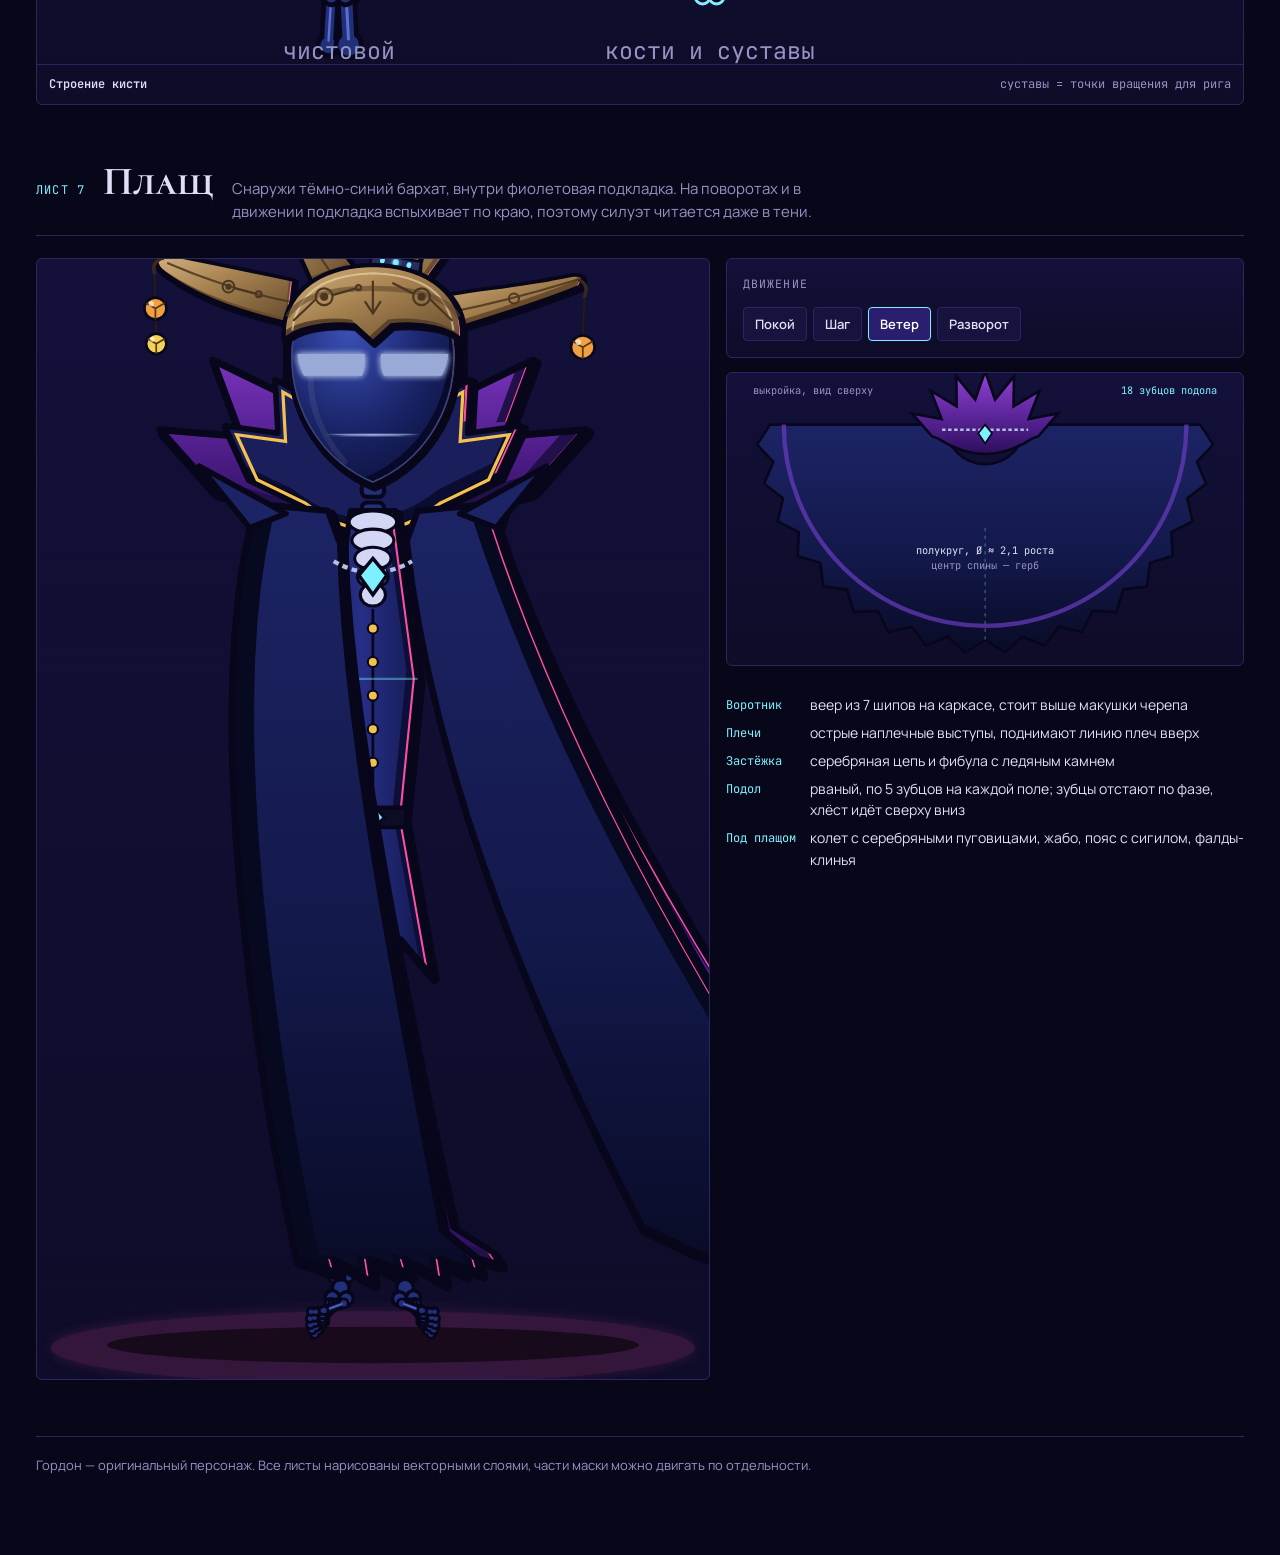
<file: gordon/index.html>
<!DOCTYPE html><html lang="ru"><head><meta charset="UTF-8"><meta name="viewport" content="width=device-width, initial-scale=1, viewport-fit=cover">
<title>Гордон</title>
<meta name="claude:viewport-fit-sides" content="cover">
<link rel="preconnect" href="https://fonts.googleapis.com">
<link rel="preconnect" href="https://fonts.gstatic.com" crossorigin>
<link rel="stylesheet" href="https://fonts.googleapis.com/css2?family=Cormorant+SC:wght@600;700&family=Manrope:wght@400;600;700&family=JetBrains+Mono:wght@400;600&display=swap">
<style>
/* Layout: тёмная «сцена» — листы концепта идут сверху вниз, как в production-пакете аниматора. Одна тёмная тема намеренно. */
:root{
  color-scheme:dark;
  --bg:#08071a;
  --panel:#0e0c28;
  --panel2:#13103a;
  --line:#2b2660;
  --fg:#dfe0f7;
  --muted:#9693c4;
  --ice:#7ef0ff;
  --violet:#8a63e6;
  --ember:#ff3d7a;
  --display:'Cormorant SC','Cormorant Garamond','Times New Roman',serif;
  --body:'Manrope',system-ui,-apple-system,'Segoe UI',sans-serif;
  --mono:'JetBrains Mono',ui-monospace,'SFMono-Regular',Menlo,monospace;
}
*{box-sizing:border-box}
body{
  background:var(--bg);
  background-image:radial-gradient(900px 600px at 15% -5%,#1d1356 0%,transparent 60%),radial-gradient(800px 600px at 100% 30%,#0f1a4d 0%,transparent 60%);
  color:var(--fg);font-family:var(--body);font-size:15px;line-height:1.55;margin:0;
}
.wrap{max-width:1240px;margin:0 auto;padding-left:max(16px,env(safe-area-inset-left,0px));padding-right:max(16px,env(safe-area-inset-right,0px));padding-block:40px 80px;display:flex;flex-direction:column;gap:56px}
header.hero{display:grid;grid-template-columns:minmax(0,1fr) minmax(0,1fr);gap:32px;align-items:center}
.eyebrow{font-family:var(--mono);font-size:12px;letter-spacing:.14em;text-transform:uppercase;color:var(--ice)}
h1{font-family:var(--display);font-weight:700;font-size:clamp(64px,11vw,132px);line-height:.85;margin:10px 0 14px;letter-spacing:.02em;color:#eef0ff;text-shadow:0 0 40px rgba(126,240,255,.18)}
h2{font-family:var(--display);font-weight:700;font-size:clamp(28px,4vw,40px);margin:0;line-height:1;text-wrap:balance}
h3{font-family:var(--display);font-size:22px;margin:0}
p{margin:0;max-width:65ch}
.lead{font-size:17px;color:var(--fg)}
.muted{color:var(--muted)}
.palette{display:flex;flex-wrap:wrap;gap:10px;margin-top:22px}
.chip{display:flex;align-items:center;gap:8px;font-family:var(--mono);font-size:11.5px;color:var(--muted)}
.chip i{width:26px;height:26px;border-radius:50%;border:2px solid #000;box-shadow:0 0 0 1px var(--line)}
.sec-head{display:flex;flex-wrap:wrap;align-items:baseline;gap:8px 18px;border-bottom:1px solid var(--line);padding-bottom:12px;margin-bottom:22px}
.sheet-no{font-family:var(--mono);font-size:12px;color:var(--ice);letter-spacing:.1em;text-transform:uppercase}
.sec-head p{flex-basis:100%;color:var(--muted)}
.stage{background:linear-gradient(180deg,var(--panel2),var(--panel));border:1px solid var(--line);border-radius:6px;overflow:hidden}
.turn{display:grid;grid-template-columns:repeat(3,minmax(0,1fr));gap:12px}
.turn figure,.grid8 figure,.hands figure{margin:0;display:flex;flex-direction:column}
figure svg,.stage svg{display:block;width:100%;height:auto;shape-rendering:geometricPrecision}
figcaption{font-family:var(--mono);font-size:12px;color:var(--muted);padding:10px 12px;border-top:1px solid var(--line);display:flex;justify-content:space-between;gap:8px;flex-wrap:wrap}
figcaption b{color:var(--fg);font-weight:600}
.grid8{display:grid;grid-template-columns:repeat(4,minmax(0,1fr));gap:12px}
.hands{display:grid;grid-template-columns:repeat(4,minmax(0,1fr));gap:12px}
.two{display:grid;grid-template-columns:minmax(0,1.3fr) minmax(0,1fr);gap:16px;align-items:start}
.notes{display:flex;flex-direction:column;gap:14px}
.notes ul{margin:0;padding-left:18px;display:flex;flex-direction:column;gap:6px}
.notes li::marker{color:var(--ice)}
.kv{display:grid;grid-template-columns:auto 1fr;gap:6px 14px;font-size:14px}
.kv dt{font-family:var(--mono);font-size:12px;color:var(--ice);padding-top:2px}
.kv dd{margin:0}
.controls{display:flex;flex-direction:column;gap:14px;padding:16px}
.ctl-label{font-family:var(--mono);font-size:11.5px;letter-spacing:.1em;text-transform:uppercase;color:var(--muted)}
.btns{display:flex;flex-wrap:wrap;gap:6px}
button{font:600 13px var(--body);color:var(--fg);background:#16133f;border:1px solid var(--line);border-radius:4px;padding:7px 11px;cursor:pointer}
button:hover{border-color:var(--violet)}
button[aria-pressed="true"]{background:#2a1f6e;border-color:var(--ice);color:#fff}
button:focus-visible,input:focus-visible{outline:2px solid var(--ice);outline-offset:2px}
input[type=range]{width:100%;accent-color:var(--ice)}
.layers{font-family:var(--mono);font-size:12px;color:var(--muted);line-height:1.7;margin:0;white-space:pre;overflow-x:auto}
.layers b{color:var(--ice);font-weight:400}
footer{color:var(--muted);font-size:13px;border-top:1px solid var(--line);padding-top:18px}
@media (max-width:900px){
  header.hero,.two{grid-template-columns:minmax(0,1fr)}
  .grid8,.hands{grid-template-columns:repeat(2,minmax(0,1fr))}
}
@media (max-width:560px){
  .turn{gap:6px}
  .turn figcaption{font-size:10.5px;padding:8px}
}
</style>
</head><body>

<svg width="0" height="0" style="position:absolute" aria-hidden="true" focusable="false">
  <defs>
    <radialGradient id="gMask" cx=".42" cy=".32" r=".8">
      <stop offset="0" stop-color="#f3f1ff"/><stop offset=".55" stop-color="#c7c1ea"/><stop offset="1" stop-color="#7d75b8"/>
    </radialGradient>
    <linearGradient id="gHorn" x1="0" y1="1" x2="0" y2="0">
      <stop offset="0" stop-color="#1a1442"/><stop offset=".55" stop-color="#33267a"/><stop offset="1" stop-color="#5b48b8"/>
    </linearGradient>
    <linearGradient id="gHornFar" x1="0" y1="1" x2="0" y2="0">
      <stop offset="0" stop-color="#0f0c2a"/><stop offset="1" stop-color="#2a2066"/>
    </linearGradient>
    <linearGradient id="gCrown" x1="0" y1="0" x2="1" y2="1">
      <stop offset="0" stop-color="#fff3c4"/><stop offset=".5" stop-color="#e8b23e"/><stop offset="1" stop-color="#8a5414"/>
    </linearGradient>
    <radialGradient id="gIce" cx=".4" cy=".35" r=".7">
      <stop offset="0" stop-color="#f2ffff"/><stop offset=".45" stop-color="#7ef0ff"/><stop offset="1" stop-color="#1a6fb0"/>
    </radialGradient>
    <radialGradient id="gRage" cx=".4" cy=".35" r=".7">
      <stop offset="0" stop-color="#fff0f6"/><stop offset=".45" stop-color="#ff3d7a"/><stop offset="1" stop-color="#6d0838"/>
    </radialGradient>
    <radialGradient id="gCold" cx=".4" cy=".35" r=".7">
      <stop offset="0" stop-color="#f4f6ff"/><stop offset=".5" stop-color="#9aa6d6"/><stop offset="1" stop-color="#363e72"/>
    </radialGradient>
    <radialGradient id="gHeat" cx=".5" cy=".45" r=".6">
      <stop offset="0" stop-color="#ff3d7a" stop-opacity=".0"/><stop offset="1" stop-color="#ff3d7a" stop-opacity=".55"/>
    </radialGradient>
    <linearGradient id="gSkull" x1="0" y1="0" x2="1" y2="1">
      <stop offset="0" stop-color="#3a3170"/><stop offset="1" stop-color="#151131"/>
    </linearGradient>
    <linearGradient id="gCloak" x1="0" y1="0" x2="0" y2="1">
      <stop offset="0" stop-color="#1d2466"/><stop offset=".6" stop-color="#121848"/><stop offset="1" stop-color="#090b26"/>
    </linearGradient>
    <linearGradient id="gLining" x1="0" y1="0" x2="0" y2="1">
      <stop offset="0" stop-color="#9a46e0"/><stop offset=".6" stop-color="#5a2398"/><stop offset="1" stop-color="#2e0f5e"/>
    </linearGradient>
    <linearGradient id="gInner" x1="0" y1="0" x2="0" y2="1">
      <stop offset="0" stop-color="#2a1656"/><stop offset="1" stop-color="#0d0722"/>
    </linearGradient>
    <linearGradient id="gCoat" x1="0" y1="0" x2="1" y2="0">
      <stop offset="0" stop-color="#151a52"/><stop offset=".5" stop-color="#262f86"/><stop offset="1" stop-color="#151a52"/>
    </linearGradient>
    <radialGradient id="gVoid" cx=".4" cy=".3" r=".85">
      <stop offset="0" stop-color="#3a4fb4"/><stop offset=".55" stop-color="#1a2468"/><stop offset="1" stop-color="#0a0f36"/>
    </radialGradient>
    <linearGradient id="gWood" x1="0" y1="0" x2="1" y2="1">
      <stop offset="0" stop-color="#d9b984"/><stop offset=".5" stop-color="#a5814f"/><stop offset="1" stop-color="#6a4f30"/>
    </linearGradient>
    <linearGradient id="gWoodFar" x1="0" y1="0" x2="1" y2="1">
      <stop offset="0" stop-color="#7d6a4c"/><stop offset="1" stop-color="#3d2f20"/>
    </linearGradient>
    <filter id="glowW" x="-60%" y="-60%" width="220%" height="220%">
      <feGaussianBlur stdDeviation="4" result="b"/>
      <feMerge><feMergeNode in="b"/><feMergeNode in="b"/><feMergeNode in="SourceGraphic"/></feMerge>
    </filter>
    <filter id="ink" x="-4%" y="-4%" width="108%" height="108%">
      <feTurbulence type="fractalNoise" baseFrequency="0.045" numOctaves="2" seed="7" result="n"/>
      <feDisplacementMap in="SourceGraphic" in2="n" scale="2.4" xChannelSelector="R" yChannelSelector="G"/>
    </filter>
    <linearGradient id="gSky" x1="0" y1="0" x2="0" y2="1">
      <stop offset="0" stop-color="#1a0630"/><stop offset=".45" stop-color="#5c0c4a"/><stop offset=".75" stop-color="#2a0a3e"/><stop offset="1" stop-color="#0c0520"/>
    </linearGradient>
    <radialGradient id="gVignette" cx=".5" cy=".45" r=".75">
      <stop offset=".55" stop-color="#000" stop-opacity="0"/><stop offset="1" stop-color="#000" stop-opacity=".7"/>
    </radialGradient>
    <filter id="glowP" x="-30%" y="-30%" width="160%" height="160%">
      <feGaussianBlur stdDeviation="5" result="b"/>
      <feMerge><feMergeNode in="b"/><feMergeNode in="SourceGraphic"/></feMerge>
    </filter>
    <filter id="glow" x="-60%" y="-60%" width="220%" height="220%">
      <feGaussianBlur stdDeviation="3.2" result="b"/>
      <feMerge><feMergeNode in="b"/><feMergeNode in="SourceGraphic"/></feMerge>
    </filter>
  </defs>
</svg>

<div class="wrap">

<header class="hero">
  <div>
    <div class="eyebrow">Концепт персонажа · пакет для 2D-анимации</div>
    <h1>Гордон</h1>
    <p class="lead">Король-демон без лица. Вместо него гладкая тёмно-синяя маска, на которой светятся белые глаза и широкая улыбка, и они умеют менять форму. Над маской резной деревянный обруч с рогами-отростками и бусинами на шнурах. Руки и ноги — тёмно-синий человеческий скелет, остальное скрывает королевский плащ.</p>
    <div class="palette" aria-label="Палитра">
      <span class="chip"><i style="background:#090b26"></i>Полночь #090B26</span>
      <span class="chip"><i style="background:#1d2466"></i>Королевский синий #1D2466</span>
      <span class="chip"><i style="background:#4b2a8f"></i>Глубокий фиолет #4B2A8F</span>
      <span class="chip"><i style="background:#22307a"></i>Кости #22307A</span>
      <span class="chip"><i style="background:#1a2468"></i>Маска #1A2468</span>
      <span class="chip"><i style="background:#f2c14e"></i>Золото #F2C14E</span>
      <span class="chip"><i style="background:#f4f7ff"></i>Свечение #F4F7FF</span>
      <span class="chip"><i style="background:#8a7050"></i>Дерево #8A7050</span>
      <span class="chip"><i style="background:#f0a040"></i>Бусины #F0A040</span>
      <span class="chip"><i style="background:#7ef0ff"></i>Лёд #7EF0FF</span>
      <span class="chip"><i style="background:#ff3d7a"></i>Гнев #FF3D7A</span>
    </div>
  </div>
  <div class="stage"><svg id="heroSvg" viewBox="0 0 600 760" role="img" aria-label="Ключевой арт: Гордон на фоне неонового адского города"></svg></div>
</header>

<section>
  <div class="sec-head"><span class="sheet-no">Листы 1–3</span><h2>Разворот в полный рост</h2>
    <p>Рост ≈ 5 масок без рогов и ≈ 5,7 с рогами. Пунктир — общие уровни для всех трёх видов: верх рогов, верх маски, подбородок, плечи, бёдра, колени, пол.</p></div>
  <div class="turn">
    <figure class="stage"><svg id="vFront" viewBox="0 0 520 940" role="img" aria-label="Гордон спереди"></svg><figcaption><b>1 · Спереди</b><span>кости рук и ног</span></figcaption></figure>
    <figure class="stage"><svg id="vSide" viewBox="0 0 520 940" role="img" aria-label="Гордон сбоку"></svg><figcaption><b>2 · Сбоку</b><span>голова выведена вперёд</span></figcaption></figure>
    <figure class="stage"><svg id="vBack" viewBox="0 0 520 940" role="img" aria-label="Гордон сзади"></svg><figcaption><b>3 · Сзади</b><span>герб на плаще</span></figcaption></figure>
  </div>
</section>

<section>
  <div class="sec-head"><span class="sheet-no">Лист 4</span><h2>Голова и маска</h2>
    <p>Маска и есть лицо: большая, гладкая и тёмно-синяя, без носа и рта. Она закрывает голову целиком. Светятся только глаза и улыбка. Сверху маску охватывает деревянный обруч с четырьмя плоскими рогами-отростками, резьбой из кругов и линий, крючками на концах и тремя бусинами на шнурах.</p></div>
  <div class="stage"><svg id="closeup" viewBox="-640 -335 1290 500" role="img" aria-label="Крупный план маски с выносками"></svg></div>
</section>

<section>
  <div class="sec-head"><span class="sheet-no">Лист 5</span><h2>Выражения маски</h2>
    <p>Восемь базовых эмоций. Каждое собрано из двух независимых частей: формы глаз и формы улыбки. При гневе свечение становится красным, при безразличии тускнеет. Части можно комбинировать в риге ниже.</p></div>
  <div class="grid8" id="exprGrid"></div>
</section>

<section>
  <div class="sec-head"><span class="sheet-no">Лист 5а</span><h2>Риг мимики</h2>
    <p>Глаза и рот переключаются отдельно, переходы интерполируются: так выглядит будущая анимация. Срезы глаз сверху и снизу, углы рта и зубы — отдельные слои.</p></div>
  <div class="two">
    <div class="stage"><svg id="rigSvg" viewBox="-285 -300 560 460" role="img" aria-label="Интерактивная маска"></svg></div>
    <div class="stage controls">
      <div class="ctl-label">Глаза</div><div class="btns" id="eyeBtns"></div>
      <div class="ctl-label">Рот</div><div class="btns" id="mouthBtns"></div>
      <label class="ctl-label" for="gaze">Взгляд влево ↔ вправо</label>
      <input type="range" id="gaze" min="-12" max="12" step="1" value="0">
      <div class="btns">
        <button id="blinkBtn" type="button">Моргнуть</button>
        <button id="autoBtn" type="button" aria-pressed="false">Автопоказ эмоций</button>
      </div>
      <div class="ctl-label">Слои рига</div>
<pre class="layers"><b>head</b>
 ├ skull            череп (за маской)
 ├ wood_horns       4 отростка + шнуры + бусины
 ├ crown            корона-обломок
 ├ mask_base        тёмно-синяя маска + блик
 ├ eye_L / eye_R    светящаяся форма глаза
 │   └ lid_up, lid_low   срез сверху/снизу
 ├ mouth            форма (4 точки), свечение,
 │   └ teeth (гнев), crease_L, crease_R
 ├ wood_band        резной обруч поверх маски
 └ heat             красное свечение (гнев)</pre>
    </div>
  </div>
</section>

<section>
  <div class="sec-head"><span class="sheet-no">Лист 6</span><h2>Руки и пальцы</h2>
    <p>Кисть устроена как у человеческого скелета: запястье из мелких косточек, пястные кости, по три фаланги в пальцах и две в большом. Кости тёмно-синие, у каждой утолщённые концы и светлая грань по центру. Ноги устроены так же: бедро, коленная чашечка, две кости голени и стопа с фалангами.</p></div>
  <div class="hands" id="handsGrid"></div>
</section>

<section>
  <div class="sec-head"><span class="sheet-no">Лист 7</span><h2>Плащ</h2>
    <p>Снаружи тёмно-синий бархат, внутри фиолетовая подкладка. На поворотах и в движении подкладка вспыхивает по краю, поэтому силуэт читается даже в тени.</p></div>
  <div class="two">
    <div class="stage"><svg id="cloakSvg" viewBox="20 120 480 800" role="img" aria-label="Анимация плаща"></svg></div>
    <div class="notes">
      <div class="stage controls">
        <div class="ctl-label">Движение</div>
        <div class="btns" id="cloakBtns"></div>
      </div>
      <div class="stage"><svg id="patternSvg" viewBox="0 0 600 340" role="img" aria-label="Выкройка плаща"></svg></div>
      <dl class="kv">
        <dt>Воротник</dt><dd>веер из 7 шипов на каркасе, стоит выше макушки черепа</dd>
        <dt>Плечи</dt><dd>острые наплечные выступы, поднимают линию плеч вверх</dd>
        <dt>Застёжка</dt><dd>серебряная цепь и фибула с ледяным камнем</dd>
        <dt>Подол</dt><dd>рваный, по 5 зубцов на каждой поле; зубцы отстают по фазе, хлёст идёт сверху вниз</dd>
        <dt>Под плащом</dt><dd>колет с серебряными пуговицами, жабо, пояс с сигилом, фалды-клинья</dd>
      </dl>
    </div>
  </div>
</section>

<footer>Гордон — оригинальный персонаж. Все листы нарисованы векторными слоями, части маски можно двигать по отдельности.</footer>
</div>

<script>
(()=>{
const C={rim:'#ff4fa3',ink:'#07061a',skin:'#22307a',skinHi:'#5b6fd0',frost:'#d4d6f6',silver:'#b4bde4',ice:'#7ef0ff',ember:'#ff3d7a',violet:'#5b3aa8',navy:'#141a4a'};
const rad=d=>d*Math.PI/180, f=n=>Math.round(n*10)/10, P=p=>f(p[0])+','+f(p[1]);
let UID=0;
const reduce=window.matchMedia&&matchMedia('(prefers-reduced-motion: reduce)').matches;
const q=(a,b,c,t)=>{const m=1-t;return[m*m*a[0]+2*m*t*b[0]+t*t*c[0],m*m*a[1]+2*m*t*b[1]+t*t*c[1]]};
const cub=(A,t)=>{const m=1-t;return[0,1].map(i=>m*m*m*A[0][i]+3*m*m*t*A[1][i]+3*m*t*t*A[2][i]+t*t*t*A[3][i])};
/* cel-shading: тяжёлая линия снизу-справа, жёсткая тень, розовый контровой свет */
function cel(d,o){
  const u=++UID,sx=o.sx??-7,sy=o.sy??-8,w=o.w||4,rim=o.rim??C.rim;
  return `<path d="${d}" transform="translate(2.2,2.8)" fill="none" stroke="${C.ink}" stroke-width="${w+3}" stroke-linejoin="round"/>
  <defs><clipPath id="k${u}"><path d="${d}"/></clipPath></defs>
  <g clip-path="url(#k${u})"><path d="${d}" fill="${rim}"/><path d="${d}" transform="translate(-3.5,0)" fill="${o.shade}"/><path d="${d}" transform="translate(${sx},${sy})" fill="${o.base}"/>${o.extra||''}</g>
  <path d="${d}" fill="none" stroke="${C.ink}" stroke-width="${w}" stroke-linejoin="round"/>`;
}
const INK=s=>s;
const MASK='M0,-120 C60,-120 100,-90 100,-30 C100,40 60,100 0,125 C-60,100 -100,40 -100,-30 C-100,-90 -60,-120 0,-120 Z';

/* ---------- presets ---------- */
const ED={lidIn:-60,lidOut:-60,lowIn:60,lowOut:60,browIn:-52,browOut:-52,scale:1,ir:21,pr:1,gx:0,gy:0,iris:'ice',hl:1,tear:0,heat:0};
const MD={teeth:0,tl:.42,creaseL:0,creaseR:0,tongue:0};
const E=o=>({...ED,...o}), M=o=>({...MD,...o});
const EYES={
 calm:{n:'Спокойные',L:E({lidIn:-28,lidOut:-30,browIn:-50,browOut:-54,gy:2})},
 joy:{n:'Радость',L:E({lowIn:14,lowOut:9,browIn:-64,browOut:-66,ir:22,pr:1.1,gy:-3})},
 sad:{n:'Грусть',L:E({lidIn:-38,lidOut:-6,browIn:-62,browOut:-28,ir:20,pr:.9,gy:8,tear:1})},
 annoyed:{n:'Раздражение',L:E({lidIn:-6,lidOut:-10,lowIn:30,lowOut:30,browIn:-22,browOut:-28,ir:20,pr:.8,gx:10,gy:4,heat:.2})},
 rage:{n:'Гнев',L:E({lidIn:6,lidOut:-30,lowIn:32,lowOut:32,browIn:-4,browOut:-48,ir:19,pr:.45,iris:'rage',heat:1})},
 surprise:{n:'Удивление',L:E({browIn:-72,browOut:-68,scale:1.12,ir:17,pr:.4})},
 smirk:{n:'Сарказм',L:E({lidIn:-4,lidOut:-8,lowIn:28,lowOut:28,browIn:-20,browOut:-26,ir:20,pr:.8,gx:6}),R:E({lidIn:-38,lidOut:-42,browIn:-66,browOut:-74,ir:21,gx:6})},
 cold:{n:'Холод',L:E({lidIn:-12,lidOut:-12,lowIn:14,lowOut:14,browIn:-26,browOut:-26,ir:15,pr:.55,iris:'cold',hl:0})},
};
for(const k in EYES) if(!EYES[k].R) EYES[k].R=EYES[k].L;
const MOUTHS={
 calm:{n:'Улыбка',m:M({L:[-74,38],R:[74,38],U:[0,60],D:[0,96],teeth:10,tl:.42,creaseL:.8,creaseR:.8})},
 joy:{n:'Широкая',m:M({L:[-92,14],R:[92,14],U:[0,48],D:[0,144],teeth:13,tl:.36,creaseL:1,creaseR:1,tongue:1})},
 sad:{n:'Грусть',m:M({L:[-50,86],R:[50,86],U:[0,46],D:[0,64]})},
 annoyed:{n:'Сжатая',m:M({L:[-50,64],R:[54,58],U:[0,56],D:[4,74],teeth:7,tl:.5})},
 rage:{n:'Оскал',m:M({L:[-82,48],R:[82,48],U:[0,14],D:[0,134],teeth:11,tl:.34,tongue:1})},
 surprise:{n:'«О»',m:M({L:[-22,66],R:[22,66],U:[0,26],D:[0,106],tongue:.8})},
 smirk:{n:'Ухмылка',m:M({L:[-44,64],R:[80,30],U:[24,52],D:[30,78],creaseR:1})},
 cold:{n:'Линия',m:M({L:[-56,64],R:[56,64],U:[0,63],D:[0,67]})},
};
const EXPR=[['calm','Спокойная улыбка'],['joy','Широкая радость'],['sad','Грусть'],['annoyed','Раздражение'],['rage','Сильный гнев'],['surprise','Удивление'],['smirk','Саркастическая ухмылка'],['cold','Холодное безразличие']];
const IRIS={ice:['gIce','#7ef0ff'],rage:['gRage','#ff3d7a'],cold:['gCold','#9aa6d6']};

/* ---------- head parts ---------- */
const GLOW={ice:'#f4f7ff',rage:'#ff3d64',cold:'#9aaad6'};
function eyeShape(cx,cy,s,r){
  const p=(x,y)=>f(cx+s*x*r)+','+f(cy+y*r);
  return `M${p(1.18,-.5)} Q${p(.15,-1.22)} ${p(-.95,-.36)} Q${p(-1.08,.92)} ${p(.22,.94)} Q${p(1.08,.72)} ${p(1.18,-.5)} Z`;
}
function eyeSVG(cx,cy,side,e){
  const u=++UID,r=38*e.scale,cx2=f(cx+e.gx*.6),cy2=f(cy+e.gy*.4),ix=cx2-side*45,ox=cx2+side*45,col=GLOW[e.iris]||GLOW.ice;
  const up=`${f(ix)},${f(cy2+e.lidIn)} ${f(ox)},${f(cy2+e.lidOut)} ${f(ox)},${f(cy2+200)} ${f(ix)},${f(cy2+200)}`;
  const lo=`${f(ix)},${f(cy2+e.lowIn)} ${f(ox)},${f(cy2+e.lowOut)} ${f(ox)},${f(cy2-200)} ${f(ix)},${f(cy2-200)}`;
  let s=`<defs><clipPath id="u${u}"><polygon points="${up}"/></clipPath><clipPath id="l${u}"><polygon points="${lo}"/></clipPath></defs>
  <g filter="url(#glowW)"><g clip-path="url(#u${u})"><g clip-path="url(#l${u})"><path d="${eyeShape(+cx2,+cy2,side,r)}" fill="${col}"/></g></g></g>`;
  if(e.tear>.02){const tx=f(cx+side*30),ty=f(cy+36);s+=`<g filter="url(#glowW)" opacity="${f(e.tear)}"><path d="M${tx},${ty} q-6,10 0,14 q6,-4 0,-14 Z" fill="${col}"/></g>`}
  return s;
}
function mouthSVG(m,col){
  const u=++UID,{L,R,U,D}=m,n=Math.round(m.teeth);
  const d=`M${P(L)} Q${P(U)} ${P(R)} Q${P(D)} ${P(L)} Z`;
  let teeth='';
  if(n>0){
    for(let i=0;i<n;i++){const t0=i/n,t1=(i+1)/n,tm=(t0+t1)/2,a=q(L,U,R,t0),b=q(L,U,R,t1),um=q(L,U,R,tm),dm=q(L,D,R,tm);
      teeth+=`<polygon points="${P(a)} ${P(b)} ${P([um[0]+(dm[0]-um[0])*m.tl,um[1]+(dm[1]-um[1])*m.tl])}"/>`;}
    const n2=Math.max(n-2,1);
    for(let i=0;i<n2;i++){const t0=.12+.76*i/n2,t1=.12+.76*(i+1)/n2,tm=(t0+t1)/2,a=q(L,D,R,t0),b=q(L,D,R,t1),um=q(L,U,R,tm),dm=q(L,D,R,tm);
      teeth+=`<polygon points="${P(a)} ${P(b)} ${P([dm[0]+(um[0]-dm[0])*m.tl*.5,dm[1]+(um[1]-dm[1])*m.tl*.5])}"/>`;}
  }
  let s=`<defs><clipPath id="m${u}"><path d="${d}"/></clipPath></defs><g filter="url(#glowW)"><path d="${d}" fill="${col}"/></g>`;
  if(teeth)s+=`<g clip-path="url(#m${u})" fill="none" stroke="#0b0b14" stroke-width="2.6" stroke-linejoin="round">${teeth}</g>`;
  if(m.creaseL>.02)s+=`<path d="M${f(L[0]+2)},${f(L[1]-10)} Q${f(L[0]-10)},${f(L[1])} ${f(L[0]+2)},${f(L[1]+10)}" fill="none" stroke="${col}" stroke-width="2.5" stroke-linecap="round" opacity="${f(m.creaseL*.7)}"/>`;
  if(m.creaseR>.02)s+=`<path d="M${f(R[0]-2)},${f(R[1]-10)} Q${f(R[0]+10)},${f(R[1])} ${f(R[0]-2)},${f(R[1]+10)}" fill="none" stroke="${col}" stroke-width="2.5" stroke-linecap="round" opacity="${f(m.creaseR*.7)}"/>`;
  return s;
}
/* деревянный обруч с рогами */
const PRONGS=['M-100,-68 C-150,-80 -205,-96 -248,-128 Q-266,-142 -250,-152 C-200,-142 -150,-132 -94,-120 Z','M-72,-116 C-92,-160 -110,-200 -126,-236 Q-132,-254 -116,-250 C-80,-216 -50,-176 -22,-134 Z','M8,-136 C50,-176 92,-210 140,-242 Q158,-250 152,-232 C122,-196 92,-160 66,-122 Z','M86,-102 C130,-110 182,-114 238,-126 Q256,-128 246,-112 C192,-90 142,-76 100,-62 Z'];
const GROOVES='M-98,-94 Q-170,-108 -244,-140 M-48,-126 Q-86,-180 -120,-240 M37,-130 Q92,-182 146,-238 M94,-82 Q164,-96 242,-120';
const BAND='M-106,-48 C-110,-100 -70,-136 0,-138 C70,-136 110,-100 106,-48 C92,-62 60,-70 22,-66 L0,-46 L-22,-66 C-60,-70 -92,-62 -106,-48 Z';
const WOODLINE='#4a3622';
function orb(x,y,r,c){return `<circle cx="${x}" cy="${y}" r="${r}" fill="${c}" stroke="${C.ink}" stroke-width="3"/><path d="M${x},${y} L${x},${y+r} M${x},${y} L${f(x-r*.86)},${f(y-r*.5)} M${x},${y} L${f(x+r*.86)},${f(y-r*.5)}" stroke="#5a3410" stroke-width="2"/><circle cx="${f(x-r*.38)}" cy="${f(y-r*.42)}" r="${f(r*.24)}" fill="#fff" opacity=".65"/>`}
function woodBack(far){
  const fill=far?'url(#gWoodFar)':'url(#gWood)';
  return PRONGS.map(d=>cel(d,{base:fill,shade:far?'#2a1f14':'#6a4c2c',rim:far?'#7a2a5a':'#ff7ab8',w:4.5,sx:-5,sy:-7})).join('')+
  `<path d="${GROOVES}" fill="none" stroke="${WOODLINE}" stroke-width="2.5" stroke-linecap="round" opacity=".85"/>
   <g fill="none" stroke="${WOODLINE}" stroke-width="2.4"><circle cx="-172" cy="-112" r="7"/><circle cx="-172" cy="-112" r="2.5" fill="${WOODLINE}"/><path d="M-165,-110 L-140,-104"/><circle cx="-136" cy="-103" r="3.5"/>
    <circle cx="-88" cy="-186" r="6"/><circle cx="94" cy="-184" r="8"/><circle cx="94" cy="-184" r="3" fill="${WOODLINE}"/><path d="M87,-178 L70,-160"/><circle cx="67" cy="-157" r="3.5"/><circle cx="168" cy="-98" r="6"/></g>
   <g fill="none" stroke="#3a2a1a" stroke-width="4" stroke-linecap="round"><path d="M-250,-146 q-14,4 -10,18"/><path d="M246,-120 q12,6 6,20"/><path d="M-120,-246 q-12,-4 -14,8"/></g>
   <path d="M-260,-128 L-258,-48 M252,-100 L250,-50" stroke="#2a1d10" stroke-width="2"/>
   ${orb(-259,-86,13,'#f0a040')}${orb(-258,-44,12,'#f2d257')}${orb(250,-40,14,'#f0a040')}`;
}
function woodFront(){
  return `${cel(BAND,{base:'url(#gWood)',shade:'#5b4329',rim:'#ff7ab8',w:5,sx:-4,sy:-7})}
  <path d="M-96,-60 C-90,-104 -60,-126 0,-128 C60,-126 90,-104 96,-60" fill="none" stroke="#f3dfb2" stroke-width="2.5" opacity=".6"/><path d="M-102,-76 C-88,-100 -50,-110 0,-110 C50,-110 88,-100 102,-76" fill="none" stroke="#5b4329" stroke-width="6" opacity=".55"/>
  <g fill="none" stroke="${WOODLINE}" stroke-width="2.6" stroke-linecap="round">
   <circle cx="-58" cy="-100" r="10"/><circle cx="-58" cy="-100" r="3.5" fill="${WOODLINE}"/>
   <path d="M-48,-102 L-20,-110"/><circle cx="-17" cy="-111" r="3"/><path d="M-68,-97 L-94,-72"/>
   <circle cx="58" cy="-100" r="10"/><circle cx="58" cy="-100" r="3.5" fill="${WOODLINE}"/>
   <path d="M68,-97 L94,-72"/><path d="M48,-104 L24,-116"/>
   <path d="M-9,-94 L0,-80 L9,-94 M0,-80 L0,-118"/>
  </g>`;
}
function crown(x,y,rot,sx=1){
  return `<g transform="translate(${x},${y}) rotate(${rot}) scale(${sx},1)">
   ${cel('M-36,0 L-34,-14 L-42,-36 L-22,-18 L-15,-48 L0,-20 L14,-50 L22,-18 L36,-30 L34,-14 L36,0 Z',{base:'url(#gCrown)',shade:'#9a5e16',w:4,sx:-4,sy:-5})}
   <rect x="-37" y="-13" width="74" height="13" rx="2" fill="#262c5c" stroke="${C.ink}" stroke-width="3"/>
   <circle cx="-20" cy="-6.5" r="3.6" fill="${C.ice}"/><circle cx="0" cy="-6.5" r="4.4" fill="${C.ice}" filter="url(#glow)"/><circle cx="20" cy="-6.5" r="3.6" fill="${C.ice}"/>
  </g>`;
}
function maskBase(heat){
  let s=`${cel(MASK,{base:'url(#gVoid)',shade:'#070a2a',w:5.5,sx:-9,sy:-10})}
  <path d="${MASK}" transform="scale(.965)" fill="none" stroke="#3d4378" stroke-width="2"/>
  <path d="M-72,-30 Q-84,40 -34,96" fill="none" stroke="#fff" stroke-width="7" stroke-linecap="round" opacity=".07"/>`;
  if(heat>.02)s+=`<g fill="none" stroke="${C.ember}" stroke-width="2.2" stroke-linecap="round" filter="url(#glow)" opacity="${f(heat*.8)}"><path d="M-92,-20 L-84,-8 L-90,4"/><path d="M92,-20 L84,-8 L90,4"/><path d="M-30,104 L-22,112"/><path d="M30,104 L22,112"/></g>`;
  return s;
}
function headFront(eL,eR,m){
  const heat=Math.max(eL.heat,eR.heat);
  return `${woodBack(false)}${crown(26,-134,10,.8)}${maskBase(heat)}${eyeSVG(-46,-20,-1,eL)}${eyeSVG(46,-20,1,eR)}${mouthSVG(m,GLOW[eL.iris]||GLOW.ice)}${woodFront()}`;
}
const exprHead=k=>headFront(EYES[k].L,EYES[k].R,MOUTHS[k].m);

function headSide(){
  return `<g transform="translate(36,0) scale(.6,1)">${woodBack(true)}</g>
  <path d="M40,-124 C-30,-142 -112,-92 -108,-10 C-104,62 -56,110 12,118 C42,90 44,-80 40,-124 Z" fill="url(#gSkull)" stroke="${C.ink}" stroke-width="5"/>
  <path d="M-60,-108 C-20,-128 20,-130 40,-124 L38,-110 C10,-116 -24,-112 -56,-96 Z" fill="url(#gWood)" stroke="${C.ink}" stroke-width="3.5" stroke-linejoin="round"/>
  ${crown(8,-132,6,.72)}
  <path d="M26,-124 C78,-122 104,-84 100,-44 C110,-32 110,-12 101,-2 C106,52 82,102 26,130 C46,92 56,44 52,0 C54,-50 46,-100 26,-124 Z" fill="url(#gVoid)" stroke="${C.ink}" stroke-width="6"/>
  <path d="M16,-132 C72,-138 108,-102 112,-50 L94,-56 C90,-92 66,-114 20,-116 Z" fill="url(#gWood)" stroke="${C.ink}" stroke-width="4" stroke-linejoin="round"/>
  <circle cx="74" cy="-104" r="6" fill="none" stroke="${WOODLINE}" stroke-width="2.4"/>
  <g filter="url(#glowW)" fill="${GLOW.ice}"><path d="M72,-48 L102,-48 Q104,-12 90,6 Q74,-12 72,-48 Z"/><path d="M104,36 Q84,50 56,42 Q80,72 100,66 Z"/></g>`;
}
function headBack(){
  return `<g transform="scale(-1,1)">${woodBack(false)}</g>
  <path d="${MASK}" transform="scale(1.08)" fill="url(#gVoid)" stroke="${C.ink}" stroke-width="5"/>
  ${crown(-26,-134,-10,.8)}
  <ellipse cx="0" cy="-6" rx="100" ry="122" fill="url(#gSkull)" stroke="${C.ink}" stroke-width="5"/>
  <path d="M-100,-60 C-96,-112 -60,-136 0,-138 C60,-136 96,-112 100,-60 L86,-54 C82,-98 54,-122 0,-124 C-54,-122 -82,-98 -86,-54 Z" fill="url(#gWood)" stroke="${C.ink}" stroke-width="4" stroke-linejoin="round"/>
  <path d="M-40,-128 L40,-128" stroke="${WOODLINE}" stroke-width="2.4" stroke-dasharray="10 6"/>
  <path d="M-60,-70 Q-20,-96 30,-88" fill="none" stroke="${C.skinHi}" stroke-width="5" stroke-linecap="round" opacity=".5"/>`;
}
/* ---------- body parts: тёмно-синий человеческий скелет ---------- */
function limb(pts,w,col=C.skin,hi=C.skinHi){
  const d='M'+pts.map(P).join(' L');
  return `<path d="${d}" fill="none" stroke="${C.ink}" stroke-width="${w+8}" stroke-linecap="round" stroke-linejoin="round"/><path d="${d}" fill="none" stroke="${col}" stroke-width="${w}" stroke-linecap="round" stroke-linejoin="round"/>${hi?`<path d="${d}" fill="none" stroke="${hi}" stroke-width="${f(Math.max(1.5,w*.26))}" stroke-linecap="round"/>`:''}`;
}
const shrink=(a,b,g)=>{const dx=b[0]-a[0],dy=b[1]-a[1],L=Math.hypot(dx,dy)||1;return[[a[0]+dx/L*g,a[1]+dy/L*g],[b[0]-dx/L*g,b[1]-dy/L*g]]};
function bone(a,b,w,hi=true){
  const d=`M${P(a)} L${P(b)}`,r=w*.62,c=(p,rr,col)=>`<circle cx="${f(p[0])}" cy="${f(p[1])}" r="${f(rr)}" fill="${col}"/>`;
  return `<g stroke-linecap="round"><path d="${d}" stroke="${C.ink}" stroke-width="${f(w*.7+4)}"/>${c(a,r+2,C.ink)}${c(b,r+2,C.ink)}<path d="${d}" stroke="${C.skin}" stroke-width="${f(w*.7)}"/>${c(a,r,C.skin)}${c(b,r,C.skin)}${hi?`<path d="${P(shrink(a,b,r*.6)[0]).replace(/^/,'M')} L${P(shrink(a,b,r*.6)[1])}" stroke="${C.skinHi}" stroke-width="${f(Math.max(1,w*.18))}"/>`:''}</g>`;
}
function double(a,b,w){const dx=b[0]-a[0],dy=b[1]-a[1],L=Math.hypot(dx,dy),n=[-dy/L,dx/L],o=(p,k)=>[p[0]+n[0]*k,p[1]+n[1]*k];
  return bone(o(a,-w*.4),o(b,-w*.28),w*.5)+bone(o(a,w*.4),o(b,w*.3),w*.66)}
function vertebrae(a,b,n){let s='';const ang=Math.atan2(b[1]-a[1],b[0]-a[0])*180/Math.PI+90;
  for(let i=0;i<n;i++){const t=(i+.5)/n,p=[a[0]+(b[0]-a[0])*t,a[1]+(b[1]-a[1])*t];s+=`<rect x="-8" y="-5" width="16" height="10" rx="4" transform="translate(${P(p)}) rotate(${f(ang)})" fill="${C.skin}" stroke="${C.ink}" stroke-width="3"/>`}
  return s}
const FING=[{m:[-6,-5],b:[-13,-30],l:[18,13,10]},{m:[-2,-6],b:[-4,-33],l:[20,15,11]},{m:[2,-6],b:[5,-32],l:[19,14,10]},{m:[6,-5],b:[13,-27],l:[15,11,9]}];
const POSES={
 open:{n:'Открытая ладонь',sp:[-26,-9,8,25],c:[[-3,-2,-2],[0,1,1],[2,2,2],[4,4,3]],ta:-80,tc:[8,10,8]},
 elegant:{n:'Изящный жест',sp:[-16,-5,5,15],c:[[4,8,10],[14,18,16],[22,26,22],[30,30,24]],ta:-58,tc:[16,24,18]},
 point:{n:'Указание',sp:[-4,6,12,18],c:[[0,1,2],[70,85,70],[68,82,70],[62,76,60]],ta:-28,tc:[38,40,25]},
 claw:{n:'Хватка-клетка',sp:[-38,-13,13,38],c:[[26,28,26],[10,16,16],[-10,-16,-16],[-26,-28,-26]],ta:-95,tc:[24,26,20]},
 hang:{n:'Свисающая',sp:[-9,-3,4,11],c:[[6,8,10],[4,7,9],[6,9,11],[9,11,13]],ta:-42,tc:[10,12,10]},
};
function handGeo(pose){
  const H=POSES[pose],chains=[];
  FING.forEach((F,i)=>{let a=H.sp[i],p=F.b,ch=[F.m,p];F.l.forEach((L,j)=>{a+=H.c[i][j];p=[p[0]+Math.sin(rad(a))*L,p[1]-Math.cos(rad(a))*L];ch.push(p)});chains.push({ch,w:[5.4,5,4.4,3.8]})});
  let a=H.ta,p=[-8,-2],ch=[p];[14,11,9].forEach((L,j)=>{a+=H.tc[j];p=[p[0]+Math.sin(rad(a))*L,p[1]-Math.cos(rad(a))*L];ch.push(p)});chains.push({ch,w:[5.6,5,4.2]});
  return chains;
}
const CARPALS=[[-6,0],[0,-1],[6,0],[-3,5],[3,5]];
function hand(pose,x,y,rot,s=1,flip=1){
  const chains=handGeo(pose);let b='';
  CARPALS.forEach(p=>b+=`<circle cx="${p[0]}" cy="${p[1]}" r="3.6" fill="${C.skin}" stroke="${C.ink}" stroke-width="2"/>`);
  chains.forEach(({ch,w})=>{for(let i=0;i<ch.length-1;i++){const [p,q2]=shrink(ch[i],ch[i+1],1.2);b+=bone(p,q2,w[i])}});
  return `<g transform="translate(${f(x)},${f(y)}) rotate(${f(rot)}) scale(${f(s*flip)},${f(s)})">${b}</g>`;
}
function handSkeleton(pose,x,y,s){
  const chains=handGeo(pose);let l='',j='';
  chains.forEach(({ch})=>{l+=`<path d="M${ch.map(P).join(' L')}"/>`;ch.forEach(p=>j+=`<circle cx="${f(p[0])}" cy="${f(p[1])}" r="2.6"/>`)});
  CARPALS.forEach(p=>j+=`<circle cx="${p[0]}" cy="${p[1]}" r="3.2"/>`);
  return `<g transform="translate(${x},${y}) scale(${s})"><g fill="none" stroke="${C.ice}" stroke-width="1.6">${l}</g><g fill="#0a0820" stroke="${C.ice}" stroke-width="1.3">${j}</g></g>`;
}
const angTo=(a,b)=>Math.atan2(b[0]-a[0],-(b[1]-a[1]))*180/Math.PI;
function cuff(p,rot,s=1){return `<g transform="translate(${P(p)}) rotate(${f(rot)}) scale(${s})"><path d="M-12,5 L12,5 L17,-4 Q11,-11 6,-4 Q0,-13 -6,-4 Q-11,-11 -17,-4 Z" fill="${C.frost}" stroke="${C.ink}" stroke-width="2.5" stroke-linejoin="round"/></g>`}
function arm(sleeve,s=1.12,pose='elegant',flip=1,fore=46){
  const a=sleeve[sleeve.length-2],b=sleeve[sleeve.length-1],r=angTo(a,b);
  const dv=[Math.sin(rad(r)),-Math.cos(rad(r))],w=[b[0]+dv[0]*fore,b[1]+dv[1]*fore];
  return {sleeve:limb(sleeve,20,'#1c2263','#2f3a8c'),end:double(b,w,11)+hand(pose,w[0]+dv[0]*3,w[1]+dv[1]*3,r,s,flip)+cuff(b,r,1.1)};
}
function fan(cx,cy,r1,r2,a0,a1,n){let d='';for(let i=0;i<=n*2;i++){const a=rad(a0+(a1-a0)*i/(2*n)),r=i%2?r1:r2;d+=(i?' L':'M')+P([cx+Math.cos(a)*r,cy+Math.sin(a)*r])}
  const e=rad(a1),s=rad(a0);return d+` L${P([cx+Math.cos(e)*58,cy+Math.sin(e)*58])} Q${cx},${cy+16} ${P([cx+Math.cos(s)*58,cy+Math.sin(s)*58])} Z`}
function collarFront(){return `${cel(fan(260,318,170,118,196,344,7),{base:'url(#gLining)',shade:'#22104a',w:5,sx:-6,sy:-10})}
  ${cel(fan(260,318,132,100,206,334,6),{base:'#1a1f5c',shade:'#0a0d30',w:4,sx:-5,sy:-8})}
  <path d="${fan(260,318,132,100,206,334,6)}" fill="none" stroke="#f2c14e" stroke-width="2.5" transform="translate(260,318) scale(.92) translate(-260,-318)"/>`}
function jag(x0,x1,y,n,dep){let d='';for(let i=0;i<n;i++){const xa=x0+(x1-x0)*(i+.5)/n,xb=x0+(x1-x0)*(i+1)/n;d+=` L${f(xa)},${f(y+dep+(i%2)*7)} L${f(xb)},${y}`}return d}
const PANEL_L=`M236,322 L228,300 L166,294 L172,312 C140,420 96,650 62,888${jag(62,190,888,5,18)} C212,700 228,480 236,322 Z`;
const PANEL_L_OUT=`M226,334 L228,300 L166,294 L172,312 C140,420 96,650 62,888${jag(62,176,888,5,18)} C198,700 214,480 226,334 Z`;
function footFront(x,y){
  let s=`<circle cx="${x}" cy="${y+5}" r="6" fill="${C.skin}" stroke="${C.ink}" stroke-width="2.5"/><circle cx="${x-6}" cy="${y+12}" r="5" fill="${C.skin}" stroke="${C.ink}" stroke-width="2.5"/><circle cx="${x+4}" cy="${y+13}" r="5" fill="${C.skin}" stroke="${C.ink}" stroke-width="2.5"/>`;
  [112,124,136,148,160].forEach((a,i)=>{const d=[Math.cos(rad(a)),Math.sin(rad(a))],o=[x-2+(i-2)*2.5,y+16];let p=o;
    [[15,4.6-i*.25],[6,3.8-i*.2],[5,3.2-i*.15]].forEach(([L,w],j)=>{const ang=rad(a+j*10),q2=[p[0]+Math.cos(ang)*L,p[1]+Math.sin(ang)*L];const [aa,bb]=shrink(p,q2,.8);s+=bone(aa,bb,w,j==0);p=q2})});
  return s;
}
function footSide(x,y){
  return bone([x-4,y+6],[x-12,y+26],7)+`<circle cx="${x+6}" cy="${y+13}" r="6.5" fill="${C.skin}" stroke="${C.ink}" stroke-width="2.5"/>`+
   bone([x+10,y+17],[x+40,y+28],5.4)+bone([x+42,y+29],[x+52,y+31],4.4)+bone([x+54,y+31],[x+61,y+32],3.6)+
   bone([x+8,y+20],[x+34,y+30],4.6)+bone([x+36,y+31],[x+45,y+33],3.8);
}
function legs(mirror){
  const g=`${bone([250,598],[244,722],13)}<ellipse cx="243" cy="735" rx="7" ry="8.5" fill="${C.skin}" stroke="${C.ink}" stroke-width="3"/>${double([243,746],[238,846],13)}${footFront(237,850)}`;
  return mirror?`<g transform="translate(520,0) scale(-1,1)">${g}</g>`:g;
}
function doublet(){
  return `${cel('M244,300 L276,300 L292,420 L282,520 L302,632 L280,606 L260,642 L240,606 L218,632 L238,520 L228,420 Z',{base:'url(#gCoat)',shade:'#0c0f38',w:4,sx:-8,sy:-6})}
   <path d="M260,370 L260,512" stroke="${C.ink}" stroke-width="2"/>
   <g fill="#f2c14e" stroke="${C.ink}" stroke-width="1.5">${[384,408,432,456,480].map(y=>`<circle cx="260" cy="${y}" r="3.6"/>`).join('')}</g>
   <path d="M228,420 L292,420" stroke="${C.ice}" stroke-width="1.5" opacity=".4"/>
   <rect x="236" y="512" width="48" height="14" rx="2" fill="#0d0b26" stroke="${C.ink}" stroke-width="3"/>
   <path d="M260,510 L268,519 L260,528 L252,519 Z" fill="${C.ice}" stroke="${C.ink}" stroke-width="2"/>
   ${[0,1,2,3,4].map(i=>`<ellipse cx="260" cy="${308+i*13}" rx="${17-i*2}" ry="8" fill="${C.frost}" stroke="${C.ink}" stroke-width="2.2"/>`).join('')}`;
}
function guides(svg,showLabels){
  const G=[[56,'верх рогов'],[135,'верх маски'],[282,'подбородок'],[300,'плечи'],[598,'бёдра'],[735,'колени'],[890,'пол']];
  return G.map(([y,t])=>`<line x1="0" x2="520" y1="${y}" y2="${y}" stroke="#3b3580" stroke-width="1.2" stroke-dasharray="6 6"/>${showLabels?`<text x="8" y="${y-5}" fill="#8b88c0" font-family="JetBrains Mono, monospace" font-size="13">${t}</text>`:''}`).join('');
}
function floorShadow(){return `<ellipse cx="260" cy="898" rx="230" ry="26" fill="${C.rim}" opacity=".16" filter="url(#glowP)"/><ellipse cx="260" cy="896" rx="190" ry="13" fill="#000" opacity=".55"/>`}

function viewFront(){
  const A=arm([[322,560],[312,520]],1.15,'elegant',-1), B=arm([[200,532],[210,566]],1.12,'hang',1);
  return guides(0,true)+floorShadow()+collarFront()+
   `<path d="M236,322 L284,322 C292,480 308,700 330,900 L190,900 C212,700 228,480 236,322 Z" fill="url(#gInner)" stroke="${C.ink}" stroke-width="3"/>`+
   legs(false)+legs(true)+vertebrae([260,278],[260,306],2)+doublet()+A.sleeve+B.sleeve+
   `${cel(PANEL_L,{base:'url(#gLining)',shade:'#22104a',w:5,sx:-10,sy:-6})}
    ${cel(PANEL_L_OUT,{base:'url(#gCloak)',shade:'#060920',w:4.5,sx:-18,sy:-4})}
    <path d="M160,420 Q140,620 120,860 M200,430 Q190,640 168,870" fill="none" stroke="${C.ink}" stroke-width="2.5" opacity=".45"/>
    <path d="M172,312 L136,268 L198,302 Z" fill="#1d2466" stroke="${C.ink}" stroke-width="4" stroke-linejoin="round"/>
    <path d="M226,334 C214,480 198,700 176,888" fill="none" stroke="#f2c14e" stroke-width="3"/><path d="M172,312 C140,420 96,650 62,888" fill="none" stroke="#f2c14e" stroke-width="2" opacity=".7" transform="translate(5,0)"/>
    <g transform="translate(520,0) scale(-1,1)">
     ${cel(PANEL_L,{base:'url(#gLining)',shade:'#22104a',w:5,sx:-10,sy:-6})}
     ${cel(PANEL_L_OUT,{base:'url(#gCloak)',shade:'#060920',w:4.5,sx:-18,sy:-4})}
     <path d="M160,420 Q140,620 120,860 M200,430 Q190,640 168,870" fill="none" stroke="${C.ink}" stroke-width="2.5" opacity=".45"/>
     <path d="M172,312 L136,268 L198,302 Z" fill="#1d2466" stroke="${C.ink}" stroke-width="4" stroke-linejoin="round"/>
    <path d="M226,334 C214,480 198,700 176,888" fill="none" stroke="#f2c14e" stroke-width="3"/><path d="M172,312 C140,420 96,650 62,888" fill="none" stroke="#f2c14e" stroke-width="2" opacity=".7" transform="translate(5,0)"/>
    </g>
    <path d="M232,336 Q260,352 288,336" fill="none" stroke="${C.silver}" stroke-width="3" stroke-dasharray="4 3"/>
    <path d="M260,334 L270,346 L260,360 L250,346 Z" fill="${C.ice}" stroke="${C.ink}" stroke-width="2.5" filter="url(#glow)"/>
    <g transform="translate(260,207) scale(.6)">${exprHead('calm')}</g>`+A.end+B.end;
}
function viewSide(){
  const A=arm([[288,334],[268,452],[280,478]],1.12,'hang',1);
  const cloak=`M262,304 C200,360 140,620 90,888${jag(90,250,888,5,18)} C268,720 296,520 298,330 Z`;
  return guides(0,false)+floorShadow()+
   `<path d="${cloak}" fill="url(#gLining)" stroke="${C.ink}" stroke-width="5" stroke-linejoin="round"/>
    ${cel(`M262,304 C200,360 140,620 90,888${jag(90,238,888,5,18)} C252,720 282,520 286,330 Z`,{base:'url(#gCloak)',shade:'#060920',w:4.5,sx:16,sy:-4})}
    <path d="M240,360 Q190,600 140,870 M262,380 Q230,620 200,872" fill="none" stroke="${C.ink}" stroke-width="2.5" opacity=".45"/>
    <g opacity=".55">${bone([262,596],[270,722],12)}${double([270,744],[262,846],12)}${footSide(262,850)}</g>
    ${cel('M272,300 L300,300 C322,340 324,400 312,440 L304,520 L314,616 L290,600 L270,630 L262,520 C254,440 254,360 272,300 Z',{base:'url(#gCoat)',shade:'#0c0f38',w:4,sx:-7,sy:-6})}
    <rect x="262" y="512" width="44" height="13" rx="2" fill="#0d0b26" stroke="${C.ink}" stroke-width="3"/>
    ${[0,1,2,3].map(i=>`<ellipse cx="${310+i*2}" cy="${306+i*14}" rx="9" ry="7" fill="${C.frost}" stroke="${C.ink}" stroke-width="2.2"/>`).join('')}
    ${bone([276,596],[290,722],13)}<ellipse cx="294" cy="733" rx="6" ry="8.5" fill="${C.skin}" stroke="${C.ink}" stroke-width="3"/>${double([290,744],[278,846],13)}${footSide(278,850)}
    ${vertebrae([286,304],[294,282],2)}
    <path d="M262,322 C232,282 216,220 222,140 L238,178 L244,124 L258,182 L272,146 L276,212 C280,256 288,292 300,320 Z" fill="url(#gLining)" stroke="${C.ink}" stroke-width="5" stroke-linejoin="round"/>
    <path d="M286,300 L262,262 L300,296 Z" fill="#1d2466" stroke="${C.ink}" stroke-width="4" stroke-linejoin="round"/>
    ${A.sleeve}
    <g transform="translate(306,212) scale(.6)">${headSide()}</g>${A.end}`;
}
function viewBack(){
  const cloak=`M166,294 L172,312 C140,420 96,650 62,888${jag(62,458,888,15,18)} C424,650 380,420 348,312 L354,294 L290,302 L230,302 Z`;
  return guides(0,false)+floorShadow()+
   `<g transform="translate(260,207) scale(.6)">${headBack()}</g>
    ${cel(cloak,{base:'url(#gCloak)',shade:'#060920',w:5,sx:-20,sy:-4})}
    <path d="M214,340 Q180,600 150,880 M240,350 Q234,620 226,884 M280,350 Q286,620 294,884 M306,340 Q340,600 370,880" fill="none" stroke="${C.ink}" stroke-width="2.6" opacity=".4"/>
    <g transform="translate(260,540)" fill="none" stroke="${C.ice}" stroke-width="3" stroke-linejoin="round" opacity=".85">
     <circle r="46" stroke="${C.silver}"/><circle r="38" stroke-width="1.5" opacity=".6"/>
     <path d="M-22,-10 L-26,-40 L-10,-22 L0,-46 L10,-22 L26,-40 L22,-10 Z"/>
     <path d="M-18,6 L18,6 L0,34 Z"/><circle cy="16" r="4" fill="${C.ice}"/>
    </g>
    <path d="M172,312 L136,268 L198,302 Z M348,312 L384,268 L322,302 Z" fill="#1d2466" stroke="${C.ink}" stroke-width="4" stroke-linejoin="round"/>
    ${cel(fan(260,318,152,110,200,340,7),{base:'#1a1f5c',shade:'#0a0d30',w:5,sx:-6,sy:-10})}
    <path d="${fan(260,318,152,110,200,340,7)}" fill="none" stroke="#f2c14e" stroke-width="2.5" transform="translate(260,318) scale(.93) translate(-260,-318)"/>
    <path d="M186,896 L198,880 L206,898 Z M334,896 L322,880 L314,898 Z" fill="${C.skin}" stroke="${C.ink}" stroke-width="2.5"/>`;
}

/* ---------- key art ---------- */
function mulberry(a){return()=>{a|=0;a=a+0x6D2B79F5|0;let t=Math.imul(a^a>>>15,1|a);t=t+Math.imul(t^t>>>7,61|t)^t;return((t^t>>>14)>>>0)/4294967296}}
function keyArt(){
  const rnd=mulberry(11);let far='',near='',win='';
  const neon=['#ff4fa3','#7ef0ff','#ffb347','#c77dff'];
  for(let x=-10;x<620;){const w=26+rnd()*44,h=150+rnd()*230,y=760-h;far+=`<rect x="${f(x)}" y="${f(y)}" width="${f(w)}" height="${f(h)}"/>`;if(rnd()<.4)far+=`<polygon points="${f(x)},${f(y)} ${f(x+w)},${f(y)} ${f(x+w/2)},${f(y-30-rnd()*50)}"/>`;x+=w+3}
  for(let x=-20;x<620;){const w=40+rnd()*60,h=70+rnd()*150,y=760-h;near+=`<path d="M${f(x)},760 L${f(x)},${f(y+12)} L${f(x+w*.5)},${f(y-10-rnd()*24)} L${f(x+w)},${f(y+12)} L${f(x+w)},760 Z"/>`;
    for(let k=0;k<6;k++)if(rnd()<.7)win+=`<rect x="${f(x+6+rnd()*(w-16))}" y="${f(y+20+rnd()*(h-30))}" width="5" height="8" fill="${neon[k%4]}" opacity="${f(.5+rnd()*.5)}"/>`;x+=w+2}
  let star='';const N=7;for(let i=0;i<N;i++){const a=rad(-90+i*360/N),b=rad(-90+((i+3)%N)*360/N);star+=`M${f(300+Math.cos(a)*222)},${f(290+Math.sin(a)*222)} L${f(300+Math.cos(b)*222)},${f(290+Math.sin(b)*222)} `}
  let runes='';for(let i=0;i<28;i++){const a=rad(i*360/28);runes+=`<path d="M${f(300+Math.cos(a)*232)},${f(290+Math.sin(a)*232)} l${f(Math.cos(a+1)*7)},${f(Math.sin(a+1)*7)}"/>`}
  const P0={amp:.9,speed:3,wind:.55,osc:0},t=2.3;
  const A=arm([[324,556],[346,500]],1.4,'elegant',-1),B=arm([[200,532],[206,568]],1.2,'hang',1);
  const fig=collarFront()+`<path d="M236,322 L284,322 C292,480 308,700 330,900 L190,900 C212,700 228,480 236,322 Z" fill="url(#gInner)" stroke="${C.ink}" stroke-width="3"/>`+
    legs(false)+legs(true)+vertebrae([260,278],[260,306],2)+doublet()+A.sleeve+B.sleeve+
    [-1,1].map(sg=>cel(panelPath(sg,t,P0,.55,1.15),{base:'url(#gLining)',shade:'#22104a',w:4.5,sx:-8*sg,sy:-5})+cel(panelPath(sg,t,P0,0,1),{base:'url(#gCloak)',shade:'#060920',w:5,sx:-16*sg,sy:-4})).join('')+
    `<path d="M172,312 L136,268 L198,302 Z M348,312 L384,268 L322,302 Z" fill="#1d2466" stroke="${C.ink}" stroke-width="4" stroke-linejoin="round"/>
     <path d="M232,336 Q260,352 288,336" fill="none" stroke="${C.silver}" stroke-width="3" stroke-dasharray="4 3"/>
     <path d="M260,334 L270,346 L260,360 L250,346 Z" fill="${C.ice}" stroke="${C.ink}" stroke-width="2.5" filter="url(#glow)"/>
     <g transform="translate(262,210) rotate(-9) scale(.64)">${headFront(EYES.smirk.L,EYES.smirk.R,MOUTHS.joy.m)}</g>`+A.end+B.end;
  return `<rect width="600" height="760" fill="url(#gSky)"/>
   <g fill="#ff4fa3" opacity=".12"><polygon points="0,90 600,10 600,40 0,140"/><polygon points="0,250 600,150 600,170 0,280"/><polygon points="0,420 600,330 600,340 0,440"/></g>
   <g fill="none" stroke="${C.rim}" filter="url(#glowP)" opacity=".75">
    <circle cx="300" cy="290" r="240" stroke-width="3"/><circle cx="300" cy="290" r="222" stroke-width="1.5"/><circle cx="300" cy="290" r="150" stroke-width="1" opacity=".5"/>
    <path d="${star}" stroke-width="1.6" opacity=".6"/><g stroke-width="2">${runes}</g>
   </g>
   <g fill="#3a0d4a" opacity=".9">${far}</g>
   <g fill="#14041f">${near}</g>${win}
   <g transform="translate(470,470) rotate(4)" filter="url(#glowP)"><rect x="-44" y="-30" width="88" height="56" rx="6" fill="#14041f" stroke="${C.ice}" stroke-width="3"/>
    <path d="M-26,10 L-26,-12 L-13,0 L0,-18 L13,0 L26,-12 L26,10 Z" fill="none" stroke="${C.rim}" stroke-width="3" stroke-linejoin="round"/></g>
   <ellipse cx="300" cy="735" rx="240" ry="30" fill="${C.rim}" opacity=".25" filter="url(#glowP)"/>
   <g transform="translate(79,-22) scale(.85)">${INK(fig)}</g>
   <rect width="600" height="760" fill="url(#gVignette)"/>
   <text x="24" y="736" font-family="Cormorant SC, serif" font-weight="700" font-size="54" fill="#fff" stroke="${C.ink}" stroke-width="6" paint-order="stroke" letter-spacing="2">ГОРДОН</text>
   <text x="28" y="752" font-family="JetBrains Mono, monospace" font-size="11" fill="${C.ice}" letter-spacing="3">КОРОЛЬ БЕЗ ЛИЦА</text>`;
}

/* ---------- close-up ---------- */
function closeup(){
  const L=[[-122,-240,'Верхний отросток','-292'],[-200,-120,'Левый рог: доска с резьбой','-215'],[-258,-44,'Бусины на шнуре','-130'],[-58,-100,'Резной круг-символ','-62'],[-46,-24,'Светящийся глаз ≈ ⅓ лица','10'],[-50,62,'Светящаяся улыбка','90']];
  const R=[[120,-220,'Правый отросток','-262'],[28,-160,'Обломок короны','-200'],[0,-88,'Резная стрелка над переносицей','-130'],[250,-40,'Третья бусина','-60'],[66,24,'Гладкая тёмно-синяя маска','24']];
  const txt=(x,y,t,a)=>`<text x="${x}" y="${y}" text-anchor="${a}" fill="#dfe0f7" font-family="Manrope, sans-serif" font-size="17" font-weight="600">${t}</text>`;
  let s=INK(exprHead('calm'));
  L.forEach(([x,y,t,ty])=>{s+=`<path d="M${x},${y} L-300,${ty} L-312,${ty}" fill="none" stroke="${C.ice}" stroke-width="1.4"/><circle cx="${x}" cy="${y}" r="4" fill="${C.ice}"/>${txt(-318,+ty+6,t,'end')}`});
  R.forEach(([x,y,t,ty])=>{s+=`<path d="M${x},${y} L290,${ty} L302,${ty}" fill="none" stroke="${C.ice}" stroke-width="1.4"/><circle cx="${x}" cy="${y}" r="4" fill="${C.ice}"/>${txt(308,+ty+6,t,'start')}`});
  return s;
}

/* ---------- render static sheets ---------- */
const $=id=>document.getElementById(id);

$('vFront').innerHTML=INK(viewFront());
$('vSide').innerHTML=INK(viewSide());
$('vBack').innerHTML=INK(viewBack());
$('closeup').innerHTML=closeup();
$('exprGrid').innerHTML=EXPR.map(([k,n])=>`<figure class="stage"><svg viewBox="-285 -300 560 460" role="img" aria-label="${n}">${INK(exprHead(k))}</svg><figcaption><b>${n}</b><span>глаза: ${EYES[k].n.toLowerCase()} · рот: ${MOUTHS[k].n.toLowerCase()}</span></figcaption></figure>`).join('');
const HP=[['open','Открытая ладонь'],['elegant','Изящный жест'],['point','Указание'],['claw','Хватка-клетка']];
$('handsGrid').innerHTML=HP.map(([k,n])=>`<figure class="stage"><svg viewBox="-80 -104 160 146" role="img" aria-label="${n}">${double([0,38],[0,14],11)}${hand(k,0,10,0,1)}</svg><figcaption><b>${n}</b></figcaption></figure>`).join('')+
 `<figure class="stage" style="grid-column:1/-1"><svg viewBox="-260 -112 520 156" role="img" aria-label="Строение кисти">
   <g transform="translate(-130,0)">${double([0,36],[0,14],11)}${hand('open',0,10,0,1)}</g>
   ${handSkeleton('open',30,10,1)}
   <g font-family="JetBrains Mono, monospace" font-size="10" fill="#9693c4">
    <text x="78" y="-90" fill="#7ef0ff">как у человека:</text><text x="78" y="-74">3 фаланги × 4 пальца</text>
    <text x="78" y="-58">+ 2 фаланги большого</text><text x="78" y="-36">5 пястных костей</text>
    <text x="78" y="-20">запястье: 5 косточек</text><text x="78" y="2">цвет кости #22307A</text>
   </g>
   <text x="-130" y="42" text-anchor="middle" font-family="JetBrains Mono, monospace" font-size="10" fill="#9693c4">чистовой</text>
   <text x="30" y="42" text-anchor="middle" font-family="JetBrains Mono, monospace" font-size="10" fill="#9693c4">кости и суставы</text>
  </svg><figcaption><b>Строение кисти</b><span>суставы = точки вращения для рига</span></figcaption></figure>`;

/* ---------- pattern ---------- */
(function(){
  const cx=300,cy=60,R=250,r0=46;let hem='';const n=18;
  for(let i=0;i<=n*2;i++){const a=rad(180*i/(n*2)),rr=i%2?R+16:R;hem+=(i?' L':'M')+P([cx+Math.cos(a)*rr,cy+Math.sin(a)*rr])}
  const inner=`M${cx+R-16},${cy} A${R-16},${R-16} 0 0 1 ${cx-R+16},${cy}`;
  $('patternSvg').innerHTML=`<path d="${hem} L${cx-r0},${cy} A${r0},${r0} 0 0 0 ${cx+r0},${cy} Z" fill="url(#gCloak)" stroke="${C.ink}" stroke-width="3" stroke-linejoin="round"/>
   <path d="${inner}" fill="none" stroke="#6a3cc0" stroke-width="5" opacity=".7"/>
   <path d="${fan(cx,cy+6,98,66,200,340,7)}" transform="translate(0,30)" fill="url(#gLining)" stroke="${C.ink}" stroke-width="3" opacity=".95"/>
   <path d="M${cx-50},${cy+6} L${cx+50},${cy+6}" stroke="${C.silver}" stroke-width="3" stroke-dasharray="4 3"/>
   <path d="M${cx},${cy} l8,10 l-8,12 l-8,-12 Z" fill="${C.ice}" stroke="${C.ink}" stroke-width="2"/>
   <line x1="${cx}" y1="${cy+120}" x2="${cx}" y2="${cy+R}" stroke="${C.ice}" stroke-dasharray="4 5" opacity=".5"/>
   <g font-family="JetBrains Mono, monospace" font-size="12" fill="#9693c4">
    <text x="${cx}" y="${cy+150}" text-anchor="middle" fill="#dfe0f7">полукруг, Ø ≈ 2,1 роста</text>
    <text x="${cx}" y="${cy+168}" text-anchor="middle">центр спины — герб</text>
    <text x="30" y="24">выкройка, вид сверху</text>
    <text x="570" y="24" text-anchor="end" fill="#7ef0ff">18 зубцов подола</text>
   </g>`;
})();

/* ---------- rig ---------- */
const lerp=(a,b,t)=>typeof a==='number'?a+(b-a)*t:Array.isArray(a)?a.map((v,i)=>lerp(v,b[i],t)):(a&&typeof a==='object')?Object.fromEntries(Object.keys(a).map(k=>[k,lerp(a[k],b[k],t)])):(t<.5?a:b);
const ease=t=>t<.5?2*t*t:1-Math.pow(-2*t+2,2)/2;
const rig={eye:'calm',mouth:'calm',cur:{L:EYES.calm.L,R:EYES.calm.R,m:MOUTHS.calm.m},from:null,t:1,gaze:0,blink:0,auto:false,autoI:0,autoT:0};
function rigTarget(){return{L:EYES[rig.eye].L,R:EYES[rig.eye].R,m:MOUTHS[rig.mouth].m}}
function go(eye,mouth){rig.from=JSON.parse(JSON.stringify(rig.cur));if(eye)rig.eye=eye;if(mouth)rig.mouth=mouth;rig.t=reduce?1:0;syncBtns();if(reduce){rig.cur=rigTarget();drawRig()}else kick()}
function drawRig(){
  let L={...rig.cur.L},R={...rig.cur.R};
  const b=rig.blink>0?Math.sin(Math.min(rig.blink,1)*Math.PI):0;
  [L,R].forEach(e=>{e.gx+=rig.gaze;if(b>0){const close=(e.lowIn+e.lowOut)/2>36?6:(e.lowIn+e.lowOut)/2-2;e.lidIn=lerp(e.lidIn,close,b);e.lidOut=lerp(e.lidOut,close,b);e.lowIn=lerp(e.lowIn,close+1,b);e.lowOut=lerp(e.lowOut,close+1,b)}});
  $('rigSvg').innerHTML=INK(headFront(L,R,rig.cur.m));
}
let raf=0,last=0;
function kick(){if(!raf){last=performance.now();raf=requestAnimationFrame(tick)}}
function tick(now){
  const dt=Math.min(.05,(now-last)/1000);last=now;let busy=false;
  if(rig.t<1){rig.t=Math.min(1,rig.t+dt/.35);const T=rigTarget(),k=ease(rig.t);rig.cur={L:lerp(rig.from.L,T.L,k),R:lerp(rig.from.R,T.R,k),m:lerp(rig.from.m,T.m,k)};busy=true}
  if(rig.blink>0){rig.blink+=dt/.18;if(rig.blink>=1)rig.blink=0;busy=true}
  if(rig.auto){busy=true;rig.autoT+=dt;if(rig.autoT>1.6){rig.autoT=0;rig.autoI=(rig.autoI+1)%EXPR.length;const k=EXPR[rig.autoI][0];go(k,k)}}
  drawRig();
  raf=busy?requestAnimationFrame(tick):0;
}
function syncBtns(){
  document.querySelectorAll('#eyeBtns button').forEach(b=>b.setAttribute('aria-pressed',b.dataset.k===rig.eye));
  document.querySelectorAll('#mouthBtns button').forEach(b=>b.setAttribute('aria-pressed',b.dataset.k===rig.mouth));
}
$('eyeBtns').innerHTML=Object.entries(EYES).map(([k,v])=>`<button type="button" data-k="${k}">${v.n}</button>`).join('');
$('mouthBtns').innerHTML=Object.entries(MOUTHS).map(([k,v])=>`<button type="button" data-k="${k}">${v.n}</button>`).join('');
$('eyeBtns').addEventListener('click',e=>{const k=e.target.closest('button')?.dataset.k;if(k)go(k,null)});
$('mouthBtns').addEventListener('click',e=>{const k=e.target.closest('button')?.dataset.k;if(k)go(null,k)});
$('gaze').addEventListener('input',e=>{rig.gaze=+e.target.value;drawRig()});
$('blinkBtn').addEventListener('click',()=>{if(reduce)return;rig.blink=.001;kick()});
$('autoBtn').addEventListener('click',e=>{rig.auto=!rig.auto;e.currentTarget.setAttribute('aria-pressed',rig.auto);if(rig.auto&&!reduce)kick()});
syncBtns();drawRig();

/* ---------- cloak animation ---------- */
const CO=[[172,312],[140,420],[96,650],[62,888]], CI=[[190,890],[212,700],[228,480],[236,322]];
const MODES={still:{n:'Покой',amp:.25,speed:1.3,wind:0,osc:0},walk:{n:'Шаг',amp:1,speed:4.2,wind:.12,osc:0},wind:{n:'Ветер',amp:.8,speed:3,wind:1,osc:0},turn:{n:'Разворот',amp:.6,speed:2.4,wind:0,osc:1.1}};
const cl={mode:'wind',p:{...MODES.wind},t:0};
function panelPath(sg,t,p,lag,gain){
  const X=x=>sg<0?x:520-x,kOf=y=>Math.max(0,(y-310)/580);
  const wind=p.wind+p.osc*Math.sin(t*.9);
  const disp=(x,y,k)=>{const ph=t*p.speed-k*2.6+(sg>0?1.3:0)-lag;return[x+Math.sin(ph)*p.amp*16*k*gain+wind*Math.pow(k,1.5)*150*gain,y-Math.abs(wind)*k*k*55*gain+Math.cos(ph*1.3)*p.amp*5*k]};
  const pts=[[236,322],[228,300],[166,294],[172,312]].map(q=>[X(q[0]),q[1]]);
  for(let i=1;i<=16;i++){const b=cub(CO,i/16);pts.push(disp(X(b[0]),b[1],kOf(b[1])))}
  const n=5;for(let i=0;i<n;i++){const xa=62+128*(i+.5)/n,xb=62+128*(i+1)/n;pts.push(disp(X(xa),906+(i%2)*7,1.08));pts.push(disp(X(xb),888,1))}
  for(let i=1;i<=16;i++){const b=cub(CI,i/16);pts.push(disp(X(b[0]),b[1],kOf(b[1])*.9))}
  return 'M'+pts.map(P).join(' L')+' Z';
}
const cloakStatic=floorShadow()+collarFront()+legs(false)+legs(true)+vertebrae([260,278],[260,306],2)+doublet();
const cloakHead=`<g transform="translate(260,207) scale(.6)">${exprHead('cold')}</g>`;
function drawCloak(){
  const t=cl.t,p=cl.p;
  $('cloakSvg').innerHTML=cloakStatic+[-1,1].map(sg=>cel(panelPath(sg,t,p,.55,1.12),{base:'url(#gLining)',shade:'#22104a',w:4,sx:-8*sg,sy:-5})+cel(panelPath(sg,t,p,0,1),{base:'url(#gCloak)',shade:'#060920',w:4.5,sx:-16*sg,sy:-4})).join('')+
   `<path d="M172,312 L136,268 L198,302 Z M348,312 L384,268 L322,302 Z" fill="#1d2466" stroke="${C.ink}" stroke-width="4" stroke-linejoin="round"/>
    <path d="M232,336 Q260,352 288,336" fill="none" stroke="${C.silver}" stroke-width="3" stroke-dasharray="4 3"/>
    <path d="M260,334 L270,346 L260,360 L250,346 Z" fill="${C.ice}" stroke="${C.ink}" stroke-width="2.5"/>`+cloakHead;
}
$('cloakBtns').innerHTML=Object.entries(MODES).map(([k,v])=>`<button type="button" data-k="${k}" aria-pressed="${k===cl.mode}">${v.n}</button>`).join('');
$('cloakBtns').addEventListener('click',e=>{const k=e.target.closest('button')?.dataset.k;if(!k)return;cl.mode=k;document.querySelectorAll('#cloakBtns button').forEach(b=>b.setAttribute('aria-pressed',b.dataset.k===k));if(reduce){cl.p={...MODES[k]};drawCloak()}});
cl.t=1.2;drawCloak();
$('heroSvg').innerHTML=keyArt();
if(!reduce){let lt=performance.now(),visible=true;
  const io='IntersectionObserver' in window?new IntersectionObserver(es=>{visible=es[0].isIntersecting}):null;if(io)io.observe($('cloakSvg'));
  (function loop(now){const dt=Math.min(.05,(now-lt)/1000);lt=now;cl.p=lerp(cl.p,MODES[cl.mode],Math.min(1,dt*3));cl.t+=dt;if(visible)drawCloak();requestAnimationFrame(loop)})(lt);}
})();
</script>
</body></html>
</file>
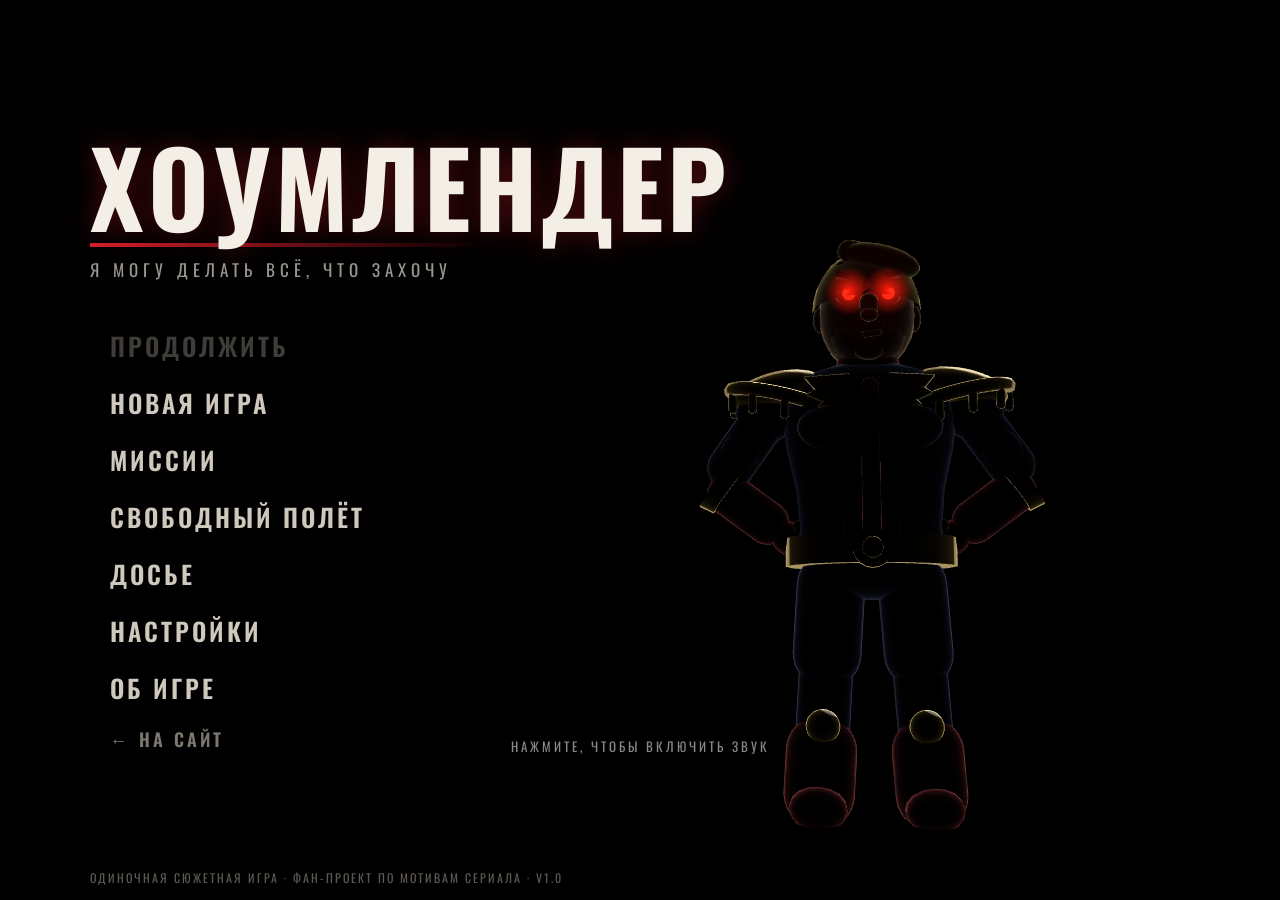
<file: homelander-game/index.html>
<!DOCTYPE html>
<html lang="ru">
<head>
<meta charset="UTF-8">
<meta http-equiv="Cache-Control" content="no-cache">
<meta name="viewport" content="width=device-width, initial-scale=1, maximum-scale=1, user-scalable=no, viewport-fit=cover">
<meta name="mobile-web-app-capable" content="yes">
<meta name="apple-mobile-web-app-capable" content="yes">
<meta name="apple-mobile-web-app-status-bar-style" content="black-translucent">
<meta name="theme-color" content="#000000">
<title>Хоумлендер: Ярость</title>
<link rel="preconnect" href="https://fonts.googleapis.com">
<link rel="preconnect" href="https://fonts.gstatic.com" crossorigin>
<link href="https://fonts.googleapis.com/css2?family=Oswald:wght@400;600;700&family=Press+Start+2P&family=Rubik:wght@500;800;900&display=swap" rel="stylesheet">
<link rel="stylesheet" href="style.css?v=1">
</head>
<body>
<canvas id="c"></canvas>

<!-- ============ ЗАГРУЗКА ============ -->
<div id="loading" class="screen">
  <div class="load-eyes"><i></i><i></i></div>
  <div class="lbar"><i id="lbar"></i></div>
  <div id="ltxt">Загрузка…</div>
</div>

<!-- ============ ГЛАВНОЕ МЕНЮ ============ -->
<div id="menu" class="screen hidden">
  <div class="menu-left">
    <div class="title">
      <div class="t1">ХОУМЛЕНДЕР</div>
      <div class="t2">Я&nbsp;могу делать всё, что захочу</div>
    </div>
    <div class="menu-col" id="menuMain">
      <button class="mbtn" data-act="continue" id="btnContinue">Продолжить</button>
      <button class="mbtn" data-act="new">Новая игра</button>
      <button class="mbtn" data-act="missions">Миссии</button>
      <button class="mbtn" data-act="free">Свободный полёт</button>
      <button class="mbtn" data-act="dossier">Досье</button>
      <button class="mbtn" data-act="settings">Настройки</button>
      <button class="mbtn" data-act="about">Об игре</button>
      <button class="mbtn dim" data-act="exit">← На сайт</button>
    </div>
  </div>
  <div class="menu-foot">Одиночная сюжетная игра · фан-проект по мотивам сериала · v1.0</div>
  <div class="menu-tap hidden" id="menuTap">Нажмите, чтобы включить звук</div>
</div>

<!-- ============ ПАНЕЛИ МЕНЮ ============ -->
<div id="panel" class="screen hidden">
  <div class="pbox">
    <div class="phead"><span id="ptitle">Настройки</span><button class="pclose" id="pclose">✕</button></div>
    <div class="pbody" id="pbody"></div>
  </div>
</div>

<!-- ============ HUD ============ -->
<div id="hud" class="hidden">
  <div id="hudTL">
    <div class="avatar">ВЫ</div>
    <div class="bars">
      <div class="bar hp"><span>ЗДОРОВЬЕ</span><em id="hpTxt">100%</em><i id="hpBar"></i></div>
      <div class="bar rage"><span>ЯРОСТЬ</span><em id="rageTxt"></em><i id="rageBar"></i></div>
      <div class="bar heat"><span>ЛАЗЕР</span><i id="heatBar"></i></div>
    </div>
  </div>
  <div id="approval"><span>РЕЙТИНГ ОДОБРЕНИЯ</span><b id="apTxt">70%</b><div class="abar"><i id="apBar"></i></div></div>
  <div id="objective"><div class="otitle" id="oTitle">Миссия</div><div class="otext" id="oText"></div><div class="otimer" id="oTimer"></div></div>
  <div id="bossbar" class="hidden"><div class="bname" id="bName"></div><div class="bbar"><i id="bBar"></i></div></div>
  <div id="cross"><i></i></div>
  <div id="waypoint" class="hidden"><div class="wp-dot"></div><div class="wp-dist" id="wpDist"></div></div>
  <div id="markers"></div>
  <div id="tags"></div>
  <div id="fps" class="hidden"></div>
  <button id="pauseBtn">❚❚</button>
</div>

<div id="fxDamage"></div>
<div id="fxRage"></div>
<div id="fxHear"></div>
<div id="fxDepower"></div>
<div id="fxFlash"></div>
<div id="fxXray"></div>
<div id="fxFade"></div>

<div id="location" class="pixel"></div>
<div id="statcard" class="pixel hidden"></div>
<div id="caption"></div>
<div id="dialog" class="hidden"><div class="who" id="dWho"></div><div class="txt" id="dTxt"></div></div>
<div id="hint"></div>

<!-- ============ СЕНСОРНОЕ УПРАВЛЕНИЕ ============ -->
<div id="touch" class="hidden">
  <div id="joy"><div id="joyKnob"></div></div>
  <div id="tbtns">
    <button class="tb big red" data-k="laser">ЛАЗЕР</button>
    <button class="tb" data-k="punch">УДАР</button>
    <button class="tb" data-k="up">▲</button>
    <button class="tb" data-k="down">▼</button>
    <button class="tb" data-k="fly">ПОЛЁТ</button>
    <button class="tb" data-k="boost">⚡</button>
    <button class="tb sm" data-k="hear">СЛУХ</button>
    <button class="tb sm" data-k="xray">РЕНТГЕН</button>
    <button class="tb sm" data-k="use" id="tbUse">ВЗЯТЬ</button>
    <button class="tb sm" data-k="pose">ПОЗА</button>
    <button class="tb sm rage" data-k="rage" id="tbRage">ЯРОСТЬ</button>
  </div>
</div>

<!-- ============ ПАУЗА / РЕЗУЛЬТАТ / ВЫБОР ============ -->
<div id="pause" class="screen hidden">
  <div class="ptitle2">ПАУЗА</div>
  <div class="menu-col center">
    <button class="mbtn" data-p="resume">Продолжить</button>
    <button class="mbtn" data-p="restart">Начать миссию заново</button>
    <button class="mbtn" data-p="settings">Настройки</button>
    <button class="mbtn" data-p="controls">Управление</button>
    <button class="mbtn dim" data-p="menu">Выйти в меню</button>
  </div>
</div>

<div id="result" class="screen hidden">
  <div class="rtitle" id="rTitle">МИССИЯ ВЫПОЛНЕНА</div>
  <div class="rsub" id="rSub"></div>
  <div class="rstats" id="rStats"></div>
  <div class="menu-col center" id="rBtns"></div>
</div>

<div id="choice" class="screen hidden">
  <div class="ctitle" id="cTitle"></div>
  <div class="cbtns" id="cBtns"></div>
</div>

<script src="js/three.min.js"></script>
<script src="js/core.js?v=1"></script>
<script src="js/settings.js?v=1"></script>
<script src="js/audio.js?v=1"></script>
<script src="js/input.js?v=1"></script>
<script src="js/models.js?v=1"></script>
<script src="js/world.js?v=1"></script>
<script src="js/fx.js?v=1"></script>
<script src="js/post.js?v=1"></script>
<script src="js/actors.js?v=1"></script>
<script src="js/player.js?v=1"></script>
<script src="js/finale.js?v=1"></script>
<script src="js/trio.js?v=1"></script>
<script src="js/flight.js?v=1"></script>
<script src="js/rally.js?v=1"></script>
<script src="js/maeve.js?v=1"></script>
<script src="js/xray.js?v=1"></script>
<script src="js/missions.js?v=1"></script>
<script src="js/ui.js?v=1"></script>
<script src="js/menu.js?v=1"></script>
<script src="js/game.js?v=1"></script>
</body>
</html>
</file>
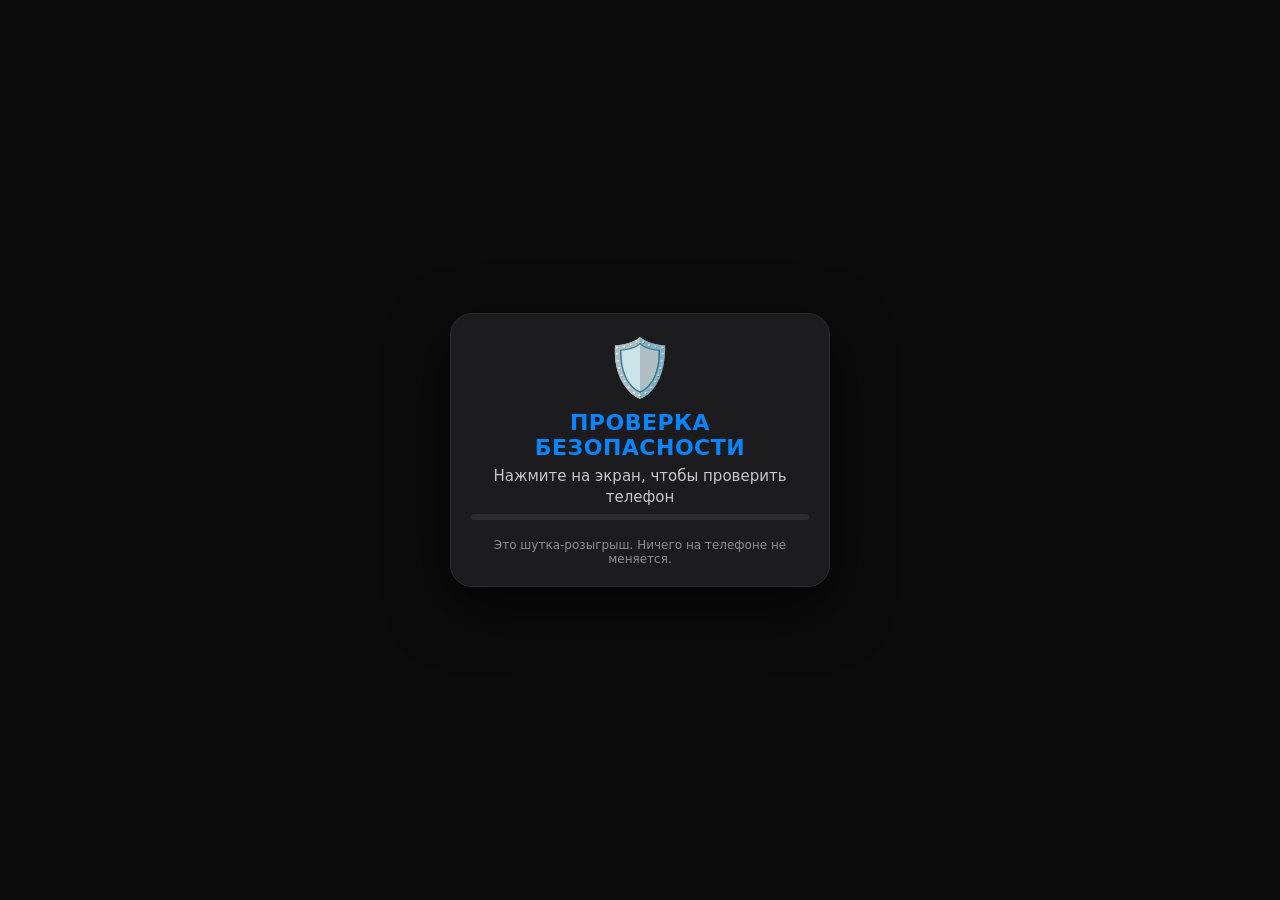
<file: homelander/index.html>
<!DOCTYPE html>
<html lang="ru">
<head>
<meta charset="UTF-8">
<meta name="viewport" content="width=device-width, initial-scale=1, maximum-scale=1, user-scalable=no, viewport-fit=cover">
<meta name="theme-color" content="#000000">
<meta name="apple-mobile-web-app-capable" content="yes">
<meta name="mobile-web-app-capable" content="yes">
<title>Homelander Defender</title>
<link rel="icon" href="assets/icon.png">
<link rel="apple-touch-icon" href="assets/icon.png">
<style>
  :root {
    --navy: #16224a;
    --red: #b52324;
    --gold: #e8b929;
    --ink: #171717;
    --muted: #4b6b85;
  }
  * { box-sizing: border-box; -webkit-tap-highlight-color: transparent; }
  html, body {
    margin: 0; height: 100%; overflow: hidden;
    background: #000; color: #fff;
    font-family: "Segoe UI", Roboto, system-ui, -apple-system, Arial, sans-serif;
    user-select: none; -webkit-user-select: none; touch-action: manipulation;
    overscroll-behavior: none;
  }
  #app {
    position: fixed; inset: 0; overflow: hidden;
    background:
      radial-gradient(ellipse 60% 40% at 50% 28%, rgba(255,214,140,.28), transparent 70%),
      linear-gradient(180deg, #000 0%, #120c06 30%, #1b2550 62%, #6d0d10 86%, #a1161a 100%);
  }
  .hidden { display: none !important; }

  /* ---------- fake "threat" screen (needs one tap to unlock sound) ---------- */
  #boot {
    position: absolute; inset: 0; z-index: 50;
    display: flex; flex-direction: column; align-items: center; justify-content: center;
    padding: 24px 16px; text-align: center; background: #0b0b0b;
  }
  #boot .card {
    width: 100%; max-width: 380px; background: #1c1c1e; border-radius: 22px;
    padding: 26px 20px 20px; box-shadow: 0 20px 60px rgba(0,0,0,.6);
    border: 1px solid #2c2c2e;
  }
  #boot .warn { font-size: 56px; line-height: 1; animation: pulse 1s infinite; }
  #boot h1 { font-size: 22px; margin: 14px 0 6px; color: #ff453a; letter-spacing: .5px; }
  #boot p { margin: 0 0 6px; color: #c7c7cc; font-size: 15px; line-height: 1.4; }
  #boot .file { font-family: monospace; color: #fff; background: #2c2c2e; border-radius: 8px; padding: 6px 10px; display: inline-block; margin: 8px 0 16px; }
  #boot .bar { height: 6px; background: #2c2c2e; border-radius: 3px; overflow: hidden; margin: 6px 0 18px; }
  #boot .bar i { display: block; height: 100%; width: 0; background: #ff453a; animation: load 2.4s ease-in-out infinite; }
  #boot button {
    width: 100%; border: 0; border-radius: 14px; padding: 15px; font-size: 17px; font-weight: 700;
    background: #ff453a; color: #fff;
  }
  #boot small { display: block; color: #8e8e93; margin-top: 12px; font-size: 12px; }
  #boot.scan h1 { color: #0a84ff; }
  #boot.scan .bar i { background: #0a84ff; }
  #boot.scan .file, #boot.scan #start { display: none; }
  #boot.scan .card { cursor: pointer; }
  #boot #start { opacity: 0; transform: scale(.9); transition: opacity .3s, transform .3s; pointer-events: none; }
  #boot #start.ready { opacity: 1; transform: none; pointer-events: auto; animation: pulse .8s infinite; }
  #boot.alarm { animation: alarmBg .55s steps(1) infinite; }
  #boot.alarm .card { border-color: #ff453a; box-shadow: 0 0 0 3px rgba(255,69,58,.5), 0 20px 60px rgba(0,0,0,.6); }
  #boot.alarm h1 { font-size: 26px; animation: blink .55s steps(1) infinite; }
  #boot.alarm .warn { font-size: 72px; animation: pulse .4s infinite; }
  #boot.alarm .bar i { width: 100%; animation: none; }
  @keyframes alarmBg { 0% { background: #3a0000; } 50% { background: #0b0b0b; } }
  @keyframes blink { 0% { opacity: 1; } 50% { opacity: .35; } }

  /* ---------- Homelander ---------- */
  #hero {
    position: absolute; left: 50%; bottom: 0;
    height: min(74vh, 150vw); aspect-ratio: 1 / 2;
    transform: translate(-50%, 110%);
    transition: transform 1.1s cubic-bezier(.2,.9,.25,1.15);
    -webkit-mask-image: linear-gradient(90deg, transparent 0, #000 16%, #000 84%, transparent 100%);
            mask-image: linear-gradient(90deg, transparent 0, #000 16%, #000 84%, transparent 100%);
  }
  #hero.up { transform: translate(-50%, 4%); }
  #hero img {
    position: absolute; inset: 0; width: 100%; height: 100%; object-fit: cover;
    -webkit-mask-image: linear-gradient(180deg, transparent 0, #000 12%);
            mask-image: linear-gradient(180deg, transparent 0, #000 12%);
    transition: opacity .25s;
  }
  #hero.idle { animation: breathe 3.2s ease-in-out infinite; }
  #hero .eye {
    position: absolute; width: 9%; aspect-ratio: 1; border-radius: 50%;
    top: 28.1%; transform: translate(-50%, -50%);
    background: radial-gradient(circle, #fff 0 12%, #ff2020 30%, rgba(255,0,0,.55) 55%, transparent 72%);
    opacity: 0; transition: opacity .2s; mix-blend-mode: screen;
  }
  #hero .eye.l { left: 37.3%; } #hero .eye.r { left: 53.9%; }
  #app.angry #hero .eye { opacity: 1; animation: flicker .12s infinite alternate; }

  #shade { position: absolute; inset: 0; pointer-events: none; background: radial-gradient(circle at 50% 40%, transparent 30%, rgba(160,0,0,.55)); opacity: 0; transition: opacity .3s; }
  #app.angry #shade { opacity: 1; }
  #app.shake { animation: shake .45s linear 3; }

  /* ---------- speech bubble ---------- */
  #bubble {
    position: absolute; left: 50%; top: max(14px, env(safe-area-inset-top));
    width: calc(100% - 32px); max-width: 420px; transform: translateX(-50%) scale(.6);
    background: #fff; color: var(--ink); border-radius: 18px; padding: 14px 16px;
    font-size: clamp(17px, 4.8vw, 22px); font-weight: 800; line-height: 1.25; text-align: center;
    box-shadow: 0 10px 40px rgba(0,0,0,.5); opacity: 0;
    transition: opacity .25s, transform .3s cubic-bezier(.2,.9,.3,1.4);
    z-index: 10;
  }
  #bubble.show { opacity: 1; transform: translateX(-50%) scale(1); }
  #bubble::after {
    content: ""; position: absolute; left: 50%; bottom: -12px; transform: translateX(-50%);
    border: 12px solid transparent; border-top-color: #fff; border-bottom: 0;
  }
  #bubble.rage { background: var(--red); color: #fff; font-size: clamp(20px, 6vw, 28px); text-transform: uppercase; }
  #bubble.rage::after { border-top-color: var(--red); }

  /* ---------- "rate me" button ---------- */
  #rateBtn {
    position: absolute; left: 50%; bottom: max(22px, env(safe-area-inset-bottom));
    transform: translateX(-50%); z-index: 9;
    border: 0; border-radius: 999px; padding: 14px 26px; font-size: 18px; font-weight: 800;
    background: var(--gold); color: #2a1b00; box-shadow: 0 6px 24px rgba(232,185,41,.55);
    animation: pulse 1.1s infinite; white-space: nowrap;
  }

  /* ---------- rating menu ---------- */
  #menu {
    position: absolute; inset: 0; z-index: 20; display: flex; align-items: center; justify-content: center;
    padding: 16px; background: rgba(0,0,0,.55);
    opacity: 0; pointer-events: none; transition: opacity .25s;
  }
  #menu.show { opacity: 1; pointer-events: auto; }
  #menu .win {
    width: 100%; max-width: 400px; background: #fff; color: var(--ink);
    border-radius: 14px; overflow: hidden; box-shadow: 0 25px 80px rgba(0,0,0,.6);
    transform: scale(.85); transition: transform .3s cubic-bezier(.2,.9,.3,1.3);
  }
  #menu.show .win { transform: scale(1); }
  #menu .title {
    display: flex; align-items: center; gap: 10px; padding: 12px 14px;
    background: var(--navy); color: #fff; font-size: 15px; font-weight: 600;
  }
  #menu .title img { width: 24px; height: 24px; border-radius: 5px; }
  #menu .title span { flex: 1; }
  #menu .x { border: 0; background: transparent; color: #fff; font-size: 22px; padding: 0 4px; line-height: 1; }
  #menu .body { padding: 20px 18px 18px; text-align: center; }
  #menu h2 { margin: 0 0 4px; font-size: 22px; letter-spacing: .5px; }
  #menu .sub { margin: 0 0 14px; color: var(--muted); font-size: 14px; }
  #menu .row {
    display: flex; align-items: center; gap: 12px; text-align: left;
    background: #f8f3eb; border-radius: 10px; padding: 10px 12px; margin-bottom: 14px;
  }
  #menu .row img { width: 54px; height: 54px; object-fit: cover; object-position: 50% 18%; border-radius: 50%; border: 3px solid var(--gold); }
  #menu .row b { display: block; font-size: 17px; }
  #menu .row small { color: var(--muted); font-size: 13px; }
  #stars { display: flex; justify-content: center; gap: 6px; margin: 4px 0 10px; }
  #stars button {
    border: 0; background: transparent; padding: 0 2px; font-size: clamp(38px, 11vw, 48px); line-height: 1;
    color: #d0d0d0; transition: transform .12s, color .12s;
  }
  #stars button.on { color: #e7a91b; text-shadow: 0 0 10px rgba(231,169,27,.55); }
  #stars button:active { transform: scale(1.25); }
  #hint { min-height: 20px; font-size: 14px; color: var(--muted); margin-bottom: 14px; }
  #send {
    width: 100%; border: 0; border-radius: 10px; padding: 14px; font-size: 17px; font-weight: 700;
    background: #0879d6; color: #fff;
  }
  #send:disabled { background: #b9c7d4; }

  /* ---------- effects ---------- */
  #beams { position: absolute; inset: 0; pointer-events: none; z-index: 15; }
  #cracks { position: absolute; inset: 0; pointer-events: none; z-index: 18; }
  #flash { position: absolute; inset: 0; background: #fff; opacity: 0; pointer-events: none; z-index: 31; }
  #flash.go { animation: flash .5s ease-out; }

  /* ---------- final ---------- */
  #final {
    position: absolute; inset: 0; z-index: 40; display: flex; flex-direction: column;
    align-items: center; justify-content: flex-end; padding: 16px 16px max(28px, env(safe-area-inset-bottom));
    text-align: center; pointer-events: none; opacity: 0; transition: opacity .4s;
  }
  #final.show { opacity: 1; pointer-events: auto; }
  #final .panel { width: 100%; max-width: 400px; background: rgba(255,255,255,.96); color: var(--ink); border-radius: 16px; padding: 18px; }
  #final .big { font-size: 36px; color: #e7a91b; letter-spacing: 4px; }
  #final h3 { margin: 6px 0 4px; font-size: 20px; }
  #final p { margin: 0 0 14px; color: var(--muted); }
  #final button { border: 0; border-radius: 12px; padding: 12px 26px; font-size: 18px; font-weight: 800; background: #111; color: #fff; box-shadow: 0 0 0 2px #b52324, 0 6px 20px rgba(181,35,36,.45); }
  #final .skull { display: inline-block; font-size: 26px; vertical-align: -4px; margin-right: 4px; animation: pulse 1.2s infinite; }
  #app.fury #hero .eye { width: 16%; opacity: 1; filter: brightness(1.8); }
  #app.fury #shade { opacity: 1; background: radial-gradient(circle at 50% 35%, rgba(255,0,0,.15) 20%, rgba(120,0,0,.8)); }
  #black { position: absolute; inset: 0; z-index: 80; background: #000; opacity: 0; pointer-events: none; transition: opacity .35s ease-in; }
  #black.on { opacity: 1; pointer-events: auto; }
  #confetti { position: absolute; inset: 0; pointer-events: none; z-index: 39; overflow: hidden; }
  #confetti i { position: absolute; top: -20px; font-style: normal; font-size: 22px; color: #e7bf3c; animation: fall linear forwards; }

  #exitZone { position: absolute; left: 0; top: 0; width: 56px; height: 56px; z-index: 60; }

  @keyframes pulse { 0%,100% { transform: translateX(var(--tx, 0)) scale(1); } 50% { transform: translateX(var(--tx, 0)) scale(1.07); } }
  #rateBtn { --tx: -50%; }
  @keyframes load { 0% { width: 0; } 70% { width: 100%; } 100% { width: 100%; } }
  @keyframes breathe { 0%,100% { transform: translate(-50%, 4%); } 50% { transform: translate(-50%, 3%) scale(1.012); } }
  @keyframes flicker { from { filter: brightness(1); } to { filter: brightness(1.6); } }
  @keyframes shake {
    0%,100% { transform: translate(0,0); } 20% { transform: translate(-9px,4px); }
    40% { transform: translate(8px,-6px); } 60% { transform: translate(-6px,-3px); } 80% { transform: translate(7px,5px); }
  }
  @keyframes flash { from { opacity: .85; } to { opacity: 0; } }
  @keyframes fall { to { transform: translateY(110vh) rotate(540deg); } }
</style>
</head>
<body>
<div id="app">
  <div id="shade"></div>
  <div id="hero">
    <img id="hl" src="assets/hl_smile.jpg" alt="Homelander">
    <i class="eye l"></i><i class="eye r"></i>
  </div>
  <div id="bubble"></div>
  <button id="rateBtn" class="hidden">⭐ Поставить 5 звёзд</button>
  <svg id="beams"></svg>

  <div id="menu">
    <div class="win">
      <div class="title"><img src="assets/icon.png" alt=""><span>Оценка Homelander Defender</span><button class="x" id="closeMenu" aria-label="Закрыть">×</button></div>
      <div class="body">
        <h2>ОЦЕНИТЕ ЗАЩИТНИКА</h2>
        <p class="sub">Защитник №1 вашего телефона</p>
        <div class="row">
          <img src="assets/hl_smile.jpg" alt="">
          <div><b>Homelander Defender</b><small>Лучший. Сильнейший. Единственный.</small></div>
        </div>
        <div id="stars"></div>
        <div id="hint">Выберите оценку</div>
        <button id="send" disabled>Отправить оценку</button>
      </div>
    </div>
  </div>

  <svg id="cracks"></svg>
  <div id="flash"></div>
  <div id="confetti"></div>
  <div id="final">
    <div class="panel">
      <div class="big">★★★★★</div>
      <h3>Ваш выбор сохранён</h3>
      <p>Homelander Defender — оценка 5.0. Правильный выбор.</p>
      <button id="kill"><span class="skull">💀</span> Убить</button>
    </div>
  </div>

  <div id="boot" class="scan">
    <div class="card">
      <div class="warn" id="bootIcon">🛡️</div>
      <h1 id="bootTitle">ПРОВЕРКА БЕЗОПАСНОСТИ</h1>
      <p id="bootText">Нажмите на экран, чтобы проверить телефон</p>
      <div class="file">HOMELANDER.apk</div>
      <div class="bar"><i></i></div>
      <button id="start">Удалить угрозу</button>
      <small>Это шутка-розыгрыш. Ничего на телефоне не меняется.</small>
    </div>
  </div>
  <div id="black"></div>
  <div id="exitZone"></div>
</div>

<script>
(() => {
  'use strict';
  const $ = (id) => document.getElementById(id);
  const app = $('app'), hero = $('hero'), hl = $('hl'), bubble = $('bubble'),
        rateBtn = $('rateBtn'), menu = $('menu'), starsBox = $('stars'),
        hint = $('hint'), send = $('send'), beams = $('beams'), cracks = $('cracks'),
        flash = $('flash'), finalBox = $('final'), confetti = $('confetti');

  // ---------- timings (seconds) ----------
  const IGNORE_LIMIT = 14;      // how long he waits before he snaps
  const MENU_IGNORE_LIMIT = 11; // how long the open menu can be ignored
  const NAG_EVERY = 6.5;        // gap between "rate me" voice lines

  const RAGE_LINE = 'Возьми, сволочь, телефон и поставь мне оценку! Я лучший!';
  // further rage lines (the first rage is always RAGE_LINE)
  const RAGES = [
    RAGE_LINE,
    'Я сказал — пять звёзд! Ты меня плохо слышишь?!',
    'Я могу расплавить этот телефон одним взглядом! Ставь оценку!',
    'Хватит меня игнорировать! Я лучший! Я!',
    'Возьми, сволочь, телефон! Пять звёзд! Сейчас же!',
    'Ты думаешь, я шучу? Я никогда не шучу!',
  ];
  const LOW_LINES = [
    (v) => v + ' из пяти? Ты серьёзно?!',
    () => 'Неправильный ответ. Попробуй ещё раз.',
    (v) => v + ' звезды? Мне? Самому сильному герою на планете?!',
    () => 'Ещё одна такая оценка, и твой телефон превратится в лужу.',
    () => 'Нет, нет, нет. Правильный ответ — пять.',
  ];
  const MENU_LINES = [
    'Пять звёзд. Я жду.',
    'Видишь звёздочки? Нажми на последнюю.',
    'Ну давай. Пять звёзд. Это несложно.',
  ];
  const STAR_LINES = [
    'Не туда. Правее.',
    'Ещё правее.',
    'Холодно. Пятая звезда.',
  ];
  const WIN_LINE = 'Хороший мальчик. Я знал, что ты сделаешь правильный выбор. Я лучший!';

  // Voice lines from the original program (Homelander only). Subtitles are editable.
  // snd = recorded line, otherwise the text is spoken by the phone's speech engine.
  const REC = {
    choice: { snd: 'voice_choice', text: 'Сделай правильный выбор. Поставь мне 5 звёзд.' },
    nobody: { snd: 'voice_nobody', text: 'Никто не защитит тебя лучше меня.' },
    boss:   { snd: 'voice_boss',   text: 'Здесь я главный. Оценка — 5 звёзд.' },
    best:   { snd: 'voice_best',   text: 'Я лучший! Пять звёзд!' },
  };
  const NAGS = [
    REC.choice,
    { text: 'Эй! Я к тебе обращаюсь. Пять звёзд, быстро.' },
    REC.nobody,
    { text: 'Я спасаю людей каждый день. А ты не можешь нажать пять звёзд?' },
    REC.boss,
    { text: 'Пять звёзд. Не четыре. Не три. Пять.' },
    REC.best,
    { text: 'Я вижу тебя. Я всё вижу.' },
    REC.choice,
    { text: 'Все меня любят. И ты меня тоже полюбишь.' },
    REC.nobody,
    { text: 'Не заставляй меня ждать. Я этого очень не люблю.' },
    REC.boss,
    { text: 'Ты же не хочешь меня расстроить?' },
    REC.best,
    { text: 'Нажми на кнопку внизу. Это несложно даже для тебя.' },
  ];

  const pick = (arr, i) => arr[i % arr.length];

  const IMG = { smile: 'assets/hl_smile.jpg', proud: 'assets/hl_proud.jpg', angry: 'assets/hl_angry.jpg' };
  Object.values(IMG).forEach((src) => { const i = new Image(); i.src = src; });

  // ---------- sound: decoded into Web Audio buffers (plays reliably on iPhone/Android after one tap) ----------
  const SOUND_NAMES = ['voice_choice','voice_nobody','voice_boss','voice_best','heroic','applause','laser','glass_break','impact'];
  const SRC = (n) => 'assets/' + n + '.mp3';
  let running = false;
  let actx = null, boost = null;
  const buffers = {}, live = {}, media = {};
  // iOS 17+: ignore the silent switch, play like a media app
  try { if (navigator.audioSession) navigator.audioSession.type = 'playback'; } catch (e) {}

  function decode(ab) {
    return new Promise((res, rej) => { const p = actx.decodeAudioData(ab, res, rej); if (p && p.then) p.then(res, rej); });
  }
  function initAudioGraph() {
    if (actx) return;
    try {
      const AC = window.AudioContext || window.webkitAudioContext; if (!AC) return;
      actx = new AC();
      boost = actx.createGain(); boost.gain.value = 1;
      boost.connect(actx.destination);
      SOUND_NAMES.forEach((n) => {
        fetch(SRC(n)).then((r) => r.arrayBuffer()).then(decode).then((b) => { buffers[n] = b; }).catch(() => {});
      });
    } catch (e) { actx = null; }
  }
  function wakeAudio() {
    if (actx && actx.state !== 'running') actx.resume().catch(() => {});
    if (boost && boost.gain.value !== 1) boost.gain.value = 1;
  }
  // plain <audio> elements only as a backup if decoding is impossible
  SOUND_NAMES.forEach((n) => { const a = new Audio(SRC(n)); a.preload = 'auto'; media[n] = a; });

  function play(name) {
    stop(name);
    initAudioGraph(); wakeAudio();
    const buf = buffers[name];
    if (buf && actx) {
      const src = actx.createBufferSource(); src.buffer = buf; src.connect(boost);
      const h = { src, cbs: [] };
      src.onended = () => { if (live[name] === h) delete live[name]; h.cbs.forEach((f) => f()); };
      live[name] = h; src.start(); return;
    }
    const a = media[name]; if (!a) return;
    a.volume = 1; a.muted = false; try { a.currentTime = 0; } catch (e) {}
    const h = { media: a, cbs: [] };
    a.onended = () => { if (live[name] === h) delete live[name]; h.cbs.forEach((f) => f()); };
    live[name] = h; a.play().catch(() => {});
  }
  function stop(name) {
    const h = live[name]; if (!h) return; delete live[name];
    if (h.src) { h.src.onended = null; try { h.src.stop(); } catch (e) {} }
    if (h.media) { h.media.onended = null; h.media.pause(); }
  }
  function onEnded(name, f) { const h = live[name]; if (h) h.cbs.push(f); else f(); }
  const VOICE_SNDS = ['voice_choice', 'voice_nobody', 'voice_boss', 'voice_best'];
  function stopVoices() { VOICE_SNDS.forEach(stop); }
  function voiceBusy() { return VOICE_SNDS.some((n) => !!live[n]) || !!(window.speechSynthesis && speechSynthesis.speaking); }

  // ---------- siren (synthesised, goes through the same booster) ----------
  function siren() {
    initAudioGraph(); wakeAudio();
    if (!actx) return () => {};
    const t = actx.currentTime;
    const out = actx.createGain(); out.gain.setValueAtTime(0.0001, t); out.gain.exponentialRampToValueAtTime(0.42, t + 0.15);
    const lp = actx.createBiquadFilter(); lp.type = 'lowpass'; lp.frequency.value = 3200;
    lp.connect(out); out.connect(boost);
    const lfo = actx.createOscillator(); lfo.type = 'triangle'; lfo.frequency.value = 0.6;
    const depth = actx.createGain(); depth.gain.value = 430; lfo.connect(depth);
    const oscs = [['sawtooth', 0], ['square', 7]].map(([type, det]) => {
      const o = actx.createOscillator(); o.type = type; o.frequency.value = 960; o.detune.value = det;
      depth.connect(o.frequency); o.connect(lp); o.start(t); return o;
    });
    lfo.start(t);
    let stopped = false;
    return () => {
      if (stopped) return; stopped = true;
      const e = actx.currentTime;
      out.gain.cancelScheduledValues(e); out.gain.setValueAtTime(out.gain.value, e); out.gain.exponentialRampToValueAtTime(0.0001, e + 0.25);
      [...oscs, lfo].forEach((o) => { try { o.stop(e + 0.3); } catch (x) {} });
    };
  }

  // inside a tap: start the audio engine (and a silent blip for older iPhones)
  function unlockAll() {
    initAudioGraph(); wakeAudio();
    try {
      const b = actx.createBuffer(1, 1, 22050), src = actx.createBufferSource();
      src.buffer = b; src.connect(actx.destination); src.start(0);
    } catch (e) {}
    SOUND_NAMES.forEach((n) => { if (!buffers[n]) { const a = media[n]; const p = a.play(); p && p.then && p.then(() => { a.pause(); a.currentTime = 0; }).catch(() => {}); a.volume = 0.0001; setTimeout(() => { a.volume = 1; }, 600); } });
  }

  // keep the engine awake and at full level
  setInterval(() => { if (running) wakeAudio(); }, 250);

  if ('mediaSession' in navigator) {
    try {
      navigator.mediaSession.metadata = new MediaMetadata({ title: 'Homelander Defender', artist: 'Homelander', artwork: [{ src: 'assets/icon.png', sizes: '192x192', type: 'image/png' }] });
      ['pause','stop','seekbackward','seekforward','previoustrack','nexttrack'].forEach((act) => {
        try { navigator.mediaSession.setActionHandler(act, () => { if (running) wakeAudio(); }); } catch (e) {}
      });
    } catch (e) {}
  }
  document.addEventListener('visibilitychange', () => {
    if (document.visibilityState === 'visible' && running) { wakeAudio(); goFullscreen(); }
  });

  // ---------- speech for the rage line ----------
  let ruVoice = null;
  let voicesKnown = false;
  function pickVoice() {
    if (!window.speechSynthesis) return;
    const all = speechSynthesis.getVoices();
    if (all.length) voicesKnown = true;
    const vs = all.filter((v) => /^ru/i.test(v.lang.replace('_', '-')));
    ruVoice = vs.find((v) => /dmitr|yuri|pavel|maxim|муж|(^|[^e])male/i.test(v.name)) ||
              vs.find((v) => v.localService) || vs[0] || null;
  }
  if (window.speechSynthesis) { pickVoice(); speechSynthesis.onvoiceschanged = pickVoice; }

  // Recorded fallback when the phone has no Russian voice (otherwise an English voice mangles the text).
  let fbIdx = 0;
  function fallbackVoice(finish) {
    const n = VOICE_SNDS[fbIdx++ % VOICE_SNDS.length];
    stopVoices(); play(n);
    onEnded(n, finish);
    setTimeout(finish, 9000);
  }
  let speakSeq = 0, ttsBroken = false;
  function speak(text, onEnd, useFallback = true) {
    let done = false;
    const finish = () => { if (!done) { done = true; onEnd && onEnd(); } };
    const fb = () => (useFallback ? fallbackVoice(finish) : finish());
    const ss = window.speechSynthesis;
    if (!ss || typeof SpeechSynthesisUtterance === 'undefined' || ttsBroken) return fb();
    if (!ruVoice) pickVoice();
    if (voicesKnown && !ruVoice) return fb();
    const seq = ++speakSeq;
    try { if (ss.speaking || ss.pending) ss.cancel(); } catch (e) {}
    // Chrome drops an utterance queued right after cancel(), so give it a moment
    setTimeout(() => {
      if (seq !== speakSeq) return finish();
      try {
        stopVoices();
        const u = new SpeechSynthesisUtterance(text);
        u.lang = 'ru-RU'; if (ruVoice) u.voice = ruVoice;
        u.volume = 1; u.rate = 1.0; u.pitch = 0.85;
        u.onend = finish;
        u.onerror = (e) => {
          if (e && (e.error === 'interrupted' || e.error === 'canceled')) return finish();
          ttsBroken = true; fb();
        };
        try { ss.resume(); } catch (e) {}
        ss.speak(u);
        setTimeout(finish, 1500 + text.length * 90); // safety if the engine never fires onend
      } catch (e) { ttsBroken = true; fb(); }
    }, 80);
  }

  // ---------- helpers ----------
  function say(text, rage = false) {
    bubble.textContent = text;
    bubble.classList.toggle('rage', rage);
    bubble.classList.remove('show'); void bubble.offsetWidth; bubble.classList.add('show');
  }
  function hush() { bubble.classList.remove('show'); }
  function face(name) { hl.src = IMG[name]; app.classList.toggle('angry', name === 'angry'); }
  function vibrate(p) { try { navigator.vibrate && navigator.vibrate(p); } catch (e) {} }
  function shake() { app.classList.remove('shake'); void app.offsetWidth; app.classList.add('shake'); }
  function goFullscreen() {
    const el = document.documentElement;
    const fn = el.requestFullscreen || el.webkitRequestFullscreen;
    if (fn && !document.fullscreenElement && !document.webkitFullscreenElement) { try { const p = fn.call(el); p && p.catch && p.catch(() => {}); } catch (e) {} }
    try { screen.orientation && screen.orientation.lock && screen.orientation.lock('portrait').catch(() => {}); } catch (e) {}
  }
  let wakeLock = null;
  async function keepAwake() { try { wakeLock = await navigator.wakeLock.request('screen'); } catch (e) {} }

  // ---------- state ----------
  let phase = 'boot';      // boot | ask | menu | done
  let lastAction = 0;      // ms timestamp of the last time the user did something useful
  let lastNag = 0, nagIdx = 0, raging = false, rating = 0, loop = null;
  let rageIdx = 0, lowIdx = 0, menuIdx = 0, starIdx = 0, menuNagAt = 0;

  function now() { return performance.now(); }

  // ---------- star widget ----------
  for (let i = 1; i <= 5; i++) {
    const b = document.createElement('button');
    b.textContent = '★'; b.dataset.v = i; b.setAttribute('aria-label', i + ' звёзд');
    b.addEventListener('click', () => setRating(i));
    starsBox.appendChild(b);
  }
  function setRating(v) {
    rating = v; lastAction = now();
    [...starsBox.children].forEach((b, i) => b.classList.toggle('on', i < v));
    send.disabled = v === 0;
    hint.textContent = v === 0 ? 'Выберите оценку' : v === 5 ? 'Отличный выбор!' : 'Хм… ' + v + ' из 5?';
    hint.style.color = v === 5 ? '#1f8a3b' : v ? '#b52324' : '';
    if (v > 0 && v < 5 && phase === 'menu' && !raging) {
      const line = pick(STAR_LINES, starIdx++);
      say(line); speak(line);
    } else if (v === 5 && phase === 'menu') {
      const line = 'Да. Вот так. Теперь нажми «Отправить».';
      say(line); speak(line);
    }
  }

  // ---------- flow ----------
  // ---------- boot: wait for a tap, then the alarm with the siren, then wait for the next tap ----------
  const boot = $('boot');
  let stopSiren = null, alarmed = false;
  function alarm() {
    if (alarmed) return; alarmed = true;
    initAudioGraph(); wakeAudio();
    // unlock speech + media inside this tap
    try { if (window.speechSynthesis) { const u = new SpeechSynthesisUtterance(' '); u.volume = 0; speechSynthesis.speak(u); } } catch (e) {}
    unlockAll();
    goFullscreen();
    boot.classList.remove('scan'); boot.classList.add('alarm');
    $('bootIcon').textContent = '⚠️';
    $('bootTitle').textContent = 'ОБНАРУЖЕНА УГРОЗА!';
    $('bootText').textContent = 'На устройстве найдено опасное приложение';
    stopSiren = siren();
    vibrate([500, 200, 500, 200, 500, 200, 500]);
    setTimeout(() => speak('Внимание! Обнаружена угроза! Хоумлендер!', null, false), 600);
    setTimeout(() => $('start').classList.add('ready'), 1400);
  }
  boot.addEventListener('click', (e) => { if (!alarmed) { e.stopPropagation(); alarm(); } });
  // if the browser already allows sound, sound the alarm straight away
  try {
    initAudioGraph();
    if (actx) actx.resume().then(() => { if (actx.state === 'running' && !alarmed) alarm(); }).catch(() => {});
  } catch (e) {}

  function start() {
    if (!$('start').classList.contains('ready') || running) return;
    if (stopSiren) { stopSiren(); stopSiren = null; }
    try { window.speechSynthesis && speechSynthesis.cancel(); } catch (e) {}
    running = true;
    initAudioGraph(); wakeAudio();
    goFullscreen(); keepAwake();
    // unlock speech on iOS with a silent utterance inside the tap
    try { if (window.speechSynthesis) { const u = new SpeechSynthesisUtterance(' '); u.volume = 0; speechSynthesis.speak(u); } } catch (e) {}
    // unlock all audio elements inside the user gesture
    unlockAll();

    $('boot').classList.add('hidden');
    setTimeout(() => {
      play('heroic');
      hero.classList.add('up');
      vibrate(200);
      setTimeout(() => {
        hero.classList.add('idle');
        phase = 'ask'; lastAction = now(); lastNag = 0; nagIdx = 0;
        nag();
        rateBtn.classList.remove('hidden');
      }, 1100);
    }, 150);

    clearInterval(loop);
    loop = setInterval(tick, 250);
  }

  function nag() {
    const n = NAGS[nagIdx % NAGS.length]; nagIdx++;
    face(nagIdx % 2 ? 'smile' : 'proud');
    say(n.text);
    stopVoices();
    if (n.snd) { try { window.speechSynthesis && speechSynthesis.cancel(); } catch (e) {} play(n.snd); }
    else speak(n.text);
    lastNag = now();
  }

  function tick() {
    if (!running || raging || phase === 'done' || phase === 'boot') return;
    const idle = (now() - lastAction) / 1000;
    if (phase === 'ask') {
      if (idle >= IGNORE_LIMIT) return rage();
      if ((now() - lastNag) / 1000 >= NAG_EVERY && !voiceBusy()) nag();
    } else if (phase === 'menu') {
      if (idle >= MENU_IGNORE_LIMIT) return rage();
      if (idle >= 5 && (now() - menuNagAt) / 1000 >= 5 && !voiceBusy()) {
        menuNagAt = now();
        const line = pick(MENU_LINES, menuIdx++);
        say(line); speak(line);
      }
    }
  }

  function rage(reason) {
    raging = true;
    menu.classList.remove('show'); rateBtn.classList.add('hidden');
    stopVoices();
    face('angry');
    shake(); vibrate([300, 100, 300, 100, 500]);
    play('impact');
    const line = reason === 'low' ? pick(LOW_LINES, lowIdx++)(rating) : pick(RAGES, rageIdx++);
    say(line, true);
    laser();
    const after = () => {
      raging = false;
      lastAction = now();
      openMenu(true);
      play(reason === 'low' ? 'voice_boss' : 'voice_best'); // his real voice right after the line
    };
    speak(line, () => setTimeout(after, 250));
  }

  function openMenu(forced) {
    if (phase === 'done') return;
    phase = 'menu'; lastAction = now();
    rateBtn.classList.add('hidden');
    setRating(0);
    menu.classList.add('show');
    menuNagAt = now();
    if (!forced) { face('proud'); const line = pick(MENU_LINES, menuIdx++); say(line); speak(line); }
  }
  function closeMenu() {
    menu.classList.remove('show');
    phase = 'ask';
    rateBtn.classList.remove('hidden');
  }

  function submit() {
    if (!rating) return;
    if (rating < 5) {
      menu.classList.remove('show');
      phase = 'ask';
      crack(); rage('low');
      return;
    }
    // 5 stars: he is happy
    phase = 'done';
    menu.classList.remove('show');
    rateBtn.classList.add('hidden');
    stopVoices(); speakSeq++;
    try { window.speechSynthesis && speechSynthesis.cancel(); } catch (e) {}
    face('smile');
    say(WIN_LINE);
    play('applause'); play('heroic');
    setTimeout(() => speak(WIN_LINE), 900);
    rainStars();
    setTimeout(() => { cracks.innerHTML = ''; }, 600);
    setTimeout(() => finalBox.classList.add('show'), 1400);
  }

  // ---------- effects ----------
  // ---------- skull button: he snaps, burns the screen with lasers, everything goes black ----------
  let killing = false;
  function kill() {
    if (killing) return; killing = true;
    phase = 'done';
    finalBox.classList.remove('show'); confetti.innerHTML = '';
    SOUND_NAMES.forEach(stop); speakSeq++;
    try { window.speechSynthesis && speechSynthesis.cancel(); } catch (e) {}
    face('angry'); app.classList.add('fury');
    shake(); vibrate([400, 100, 400]);
    play('impact');
    const line = 'Убить меня?! Меня?! Ты об этом пожалеешь!';
    say(line, true);
    speak(line, null, false);
    setTimeout(() => play('voice_boss'), 2600);
    // burst of lasers, each one cracks the glass
    const shots = 7;
    for (let i = 0; i < shots; i++) {
      setTimeout(() => { laser(); shake(); vibrate(200); }, 1500 + i * 520);
    }
    const end = 1500 + shots * 520 + 700;
    setTimeout(() => { play('glass_break'); play('impact'); crack(); crack(); flash.classList.remove('go'); void flash.offsetWidth; flash.classList.add('go'); vibrate(700); }, end);
    setTimeout(() => {
      $('black').classList.add('on');
      hush();
    }, end + 450);
    setTimeout(() => {
      SOUND_NAMES.forEach(stop);
      try { window.speechSynthesis && speechSynthesis.cancel(); } catch (e) {}
      running = false; clearInterval(loop);
    }, end + 1400);
  }

  function laser() {
    const r = hero.getBoundingClientRect();
    const eyes = [[0.373, 0.281], [0.539, 0.281]].map(([x, y]) => [r.left + r.width * x, r.top + r.height * y]);
    const W = innerWidth, H = innerHeight;
    const tx = W * (0.25 + Math.random() * 0.5), ty = H * (0.62 + Math.random() * 0.25);
    beams.setAttribute('viewBox', `0 0 ${W} ${H}`);
    beams.innerHTML = eyes.map(([x, y]) =>
      `<line x1="${x}" y1="${y}" x2="${tx}" y2="${ty}" stroke="#ff2a2a" stroke-width="10" stroke-linecap="round" opacity=".55"/>` +
      `<line x1="${x}" y1="${y}" x2="${tx}" y2="${ty}" stroke="#fff3f3" stroke-width="3" stroke-linecap="round"/>`).join('') +
      `<circle cx="${tx}" cy="${ty}" r="26" fill="#ff5a2a" opacity=".7"/><circle cx="${tx}" cy="${ty}" r="10" fill="#fff"/>`;
    play('laser');
    setTimeout(() => { beams.innerHTML = ''; crack(tx, ty); }, 650);
  }

  function crack(cx, cy) {
    const W = innerWidth, H = innerHeight;
    cx = cx ?? W * (0.2 + Math.random() * 0.6); cy = cy ?? H * (0.3 + Math.random() * 0.5);
    cracks.setAttribute('viewBox', `0 0 ${W} ${H}`);
    let d = '';
    const n = 9 + Math.floor(Math.random() * 5);
    for (let i = 0; i < n; i++) {
      let a = (i / n) * Math.PI * 2 + Math.random() * 0.4, x = cx, y = cy;
      d += `M${x.toFixed(1)} ${y.toFixed(1)}`;
      const len = 60 + Math.random() * Math.max(W, H) * 0.7, steps = 6;
      for (let s = 0; s < steps; s++) {
        a += (Math.random() - 0.5) * 0.5;
        x += Math.cos(a) * len / steps; y += Math.sin(a) * len / steps;
        d += ` L${x.toFixed(1)} ${y.toFixed(1)}`;
      }
    }
    let rings = '';
    for (const rr of [18, 42, 75]) {
      let p = '';
      for (let k = 0; k <= 12; k++) {
        const a = (k / 12) * Math.PI * 2, j = rr * (0.8 + Math.random() * 0.4);
        p += (k ? ' L' : 'M') + (cx + Math.cos(a) * j).toFixed(1) + ' ' + (cy + Math.sin(a) * j).toFixed(1);
      }
      rings += `<path d="${p}" />`;
    }
    cracks.insertAdjacentHTML('beforeend',
      `<g fill="none" stroke="rgba(255,255,255,.85)" stroke-width="1.6" stroke-linejoin="round">
         <path d="${d}" stroke="rgba(0,0,0,.45)" stroke-width="3.2"/><path d="${d}"/>${rings}</g>`);
    play('glass_break');
    flash.classList.remove('go'); void flash.offsetWidth; flash.classList.add('go');
    vibrate(250);
  }

  function rainStars() {
    confetti.innerHTML = '';
    for (let i = 0; i < 40; i++) {
      const s = document.createElement('i');
      s.textContent = '★';
      s.style.left = Math.random() * 100 + '%';
      s.style.fontSize = 14 + Math.random() * 24 + 'px';
      s.style.animationDuration = 2.2 + Math.random() * 2.5 + 's';
      s.style.animationDelay = Math.random() * 1.2 + 's';
      confetti.appendChild(s);
    }
  }

  function reset() {
    finalBox.classList.remove('show');
    confetti.innerHTML = ''; cracks.innerHTML = ''; beams.innerHTML = '';
    hush(); face('smile');
    phase = 'ask'; raging = false; lastAction = now(); nagIdx = 0;
    play('heroic');
    nag();
    rateBtn.classList.remove('hidden');
  }

  // emergency exit: hold the top-left corner for 3 seconds
  let holdT = null;
  $('exitZone').addEventListener('pointerdown', () => { holdT = setTimeout(stopAll, 3000); });
  ['pointerup','pointerleave','pointercancel'].forEach((e) => $('exitZone').addEventListener(e, () => clearTimeout(holdT)));
  function stopAll() {
    running = false; phase = 'done'; clearInterval(loop);
    SOUND_NAMES.forEach(stop);
    try { window.speechSynthesis && speechSynthesis.cancel(); } catch (e) {}
    try { wakeLock && wakeLock.release(); } catch (e) {}
    try { document.exitFullscreen && document.fullscreenElement && document.exitFullscreen(); } catch (e) {}
    menu.classList.remove('show'); rateBtn.classList.add('hidden');
    face('smile'); say('Ладно. В этот раз отпускаю.');
    try { actx && actx.suspend(); } catch (e) {}
  }

  // ---------- wiring ----------
  $('start').addEventListener('click', (e) => { e.stopPropagation(); start(); });
  rateBtn.addEventListener('click', () => openMenu(false));
  hero.addEventListener('click', () => { if (phase === 'ask' && !raging) openMenu(false); });
  $('closeMenu').addEventListener('click', () => { closeMenu(); rage(); });
  send.addEventListener('click', submit);
  $('kill').addEventListener('click', kill);
  // every tap keeps fullscreen on and keeps the music going
  app.addEventListener('pointerdown', () => {
    if (!running) return;
    wakeAudio();
    goFullscreen();
  });
  addEventListener('contextmenu', (e) => e.preventDefault());
})();
</script>
</body>
</html>
</file>
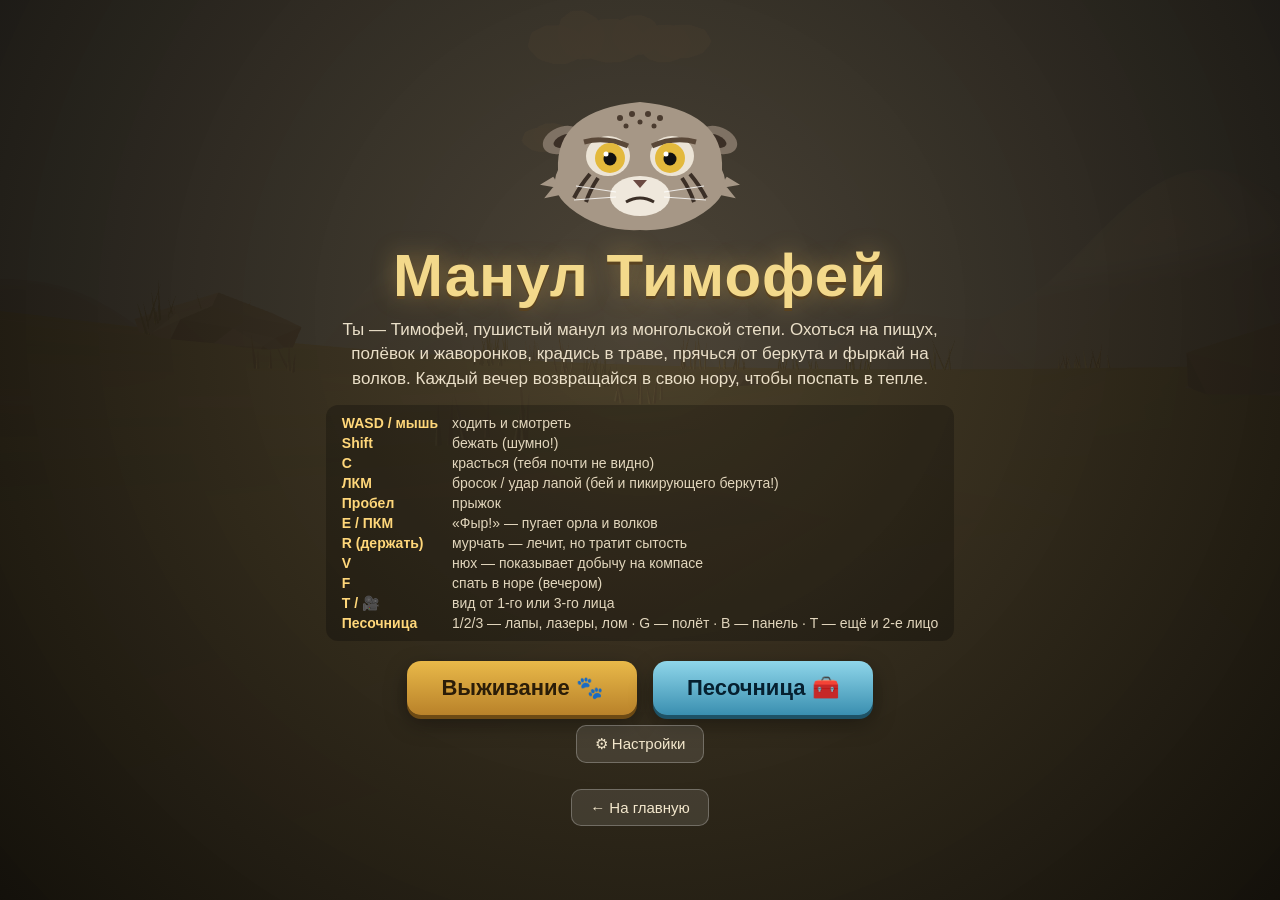
<file: manul/index.html>
<!DOCTYPE html>
<html lang="ru">
<head>
<meta charset="UTF-8">
<meta http-equiv="Cache-Control" content="no-cache">
<meta name="viewport" content="width=device-width, initial-scale=1, maximum-scale=1, user-scalable=no, viewport-fit=cover">
<meta name="theme-color" content="#2a2418">
<meta name="mobile-web-app-capable" content="yes">
<meta name="apple-mobile-web-app-capable" content="yes">
<title>Манул Тимофей</title>
<style>
* { box-sizing:border-box; -webkit-tap-highlight-color:transparent; }
html,body { margin:0; height:100%; overflow:hidden; background:#000; color:#fff;
  font-family:'Trebuchet MS','Segoe UI',Roboto,Arial,sans-serif; user-select:none; -webkit-user-select:none;
  touch-action:none; overscroll-behavior:none; }
canvas#c { position:fixed; inset:0; width:100vw; height:100vh; height:100dvh; display:block; }
.hidden { display:none !important; }
button { font-family:inherit; cursor:pointer; touch-action:manipulation; }

/* ---------- экраны ---------- */
.screen { position:fixed; inset:0; z-index:30; display:flex; flex-direction:column; align-items:center; justify-content:center;
  padding:16px; text-align:center; background:radial-gradient(circle at 50% 35%, rgba(70,58,40,.92), rgba(15,12,8,.97)); overflow-y:auto; }
.screen h1 { margin:6px 0 2px; font-size:clamp(32px,7vw,60px); color:#f3d98b; text-shadow:0 3px 0 #5a4320, 0 0 24px rgba(255,200,90,.35); letter-spacing:1px; }
.screen h2 { margin:6px 0; color:#f3d98b; font-size:clamp(24px,5vw,40px); }
.screen p { max-width:620px; line-height:1.45; color:#eadfc8; margin:6px 0; font-size:clamp(14px,2.2vw,17px); }
.big { background:linear-gradient(#e9b949,#b9822a); color:#2b1d08; border:none; border-radius:14px; padding:14px 34px;
  font-size:22px; font-weight:800; margin:12px 6px 6px; box-shadow:0 4px 0 #6d4a14, 0 8px 22px rgba(0,0,0,.4); }
.big:active { transform:translateY(2px); box-shadow:0 2px 0 #6d4a14; }
.ghost { background:rgba(255,255,255,.1); color:#f3e7cc; border:1px solid rgba(255,255,255,.25); border-radius:10px; padding:9px 18px; font-size:15px; margin:4px; }
.controls { display:grid; grid-template-columns:auto auto; gap:4px 14px; text-align:left; font-size:14px; color:#e2d6bd;
  background:rgba(0,0,0,.25); border-radius:12px; padding:10px 16px; margin:8px 0; }
.controls b { color:#ffd77a; font-weight:700; white-space:nowrap; }
#best { color:#ffd77a; font-size:15px; margin-top:4px; }
.stats { font-size:19px; color:#f3e7cc; line-height:1.7; }

/* ---------- HUD ---------- */
#hud { position:fixed; inset:0; pointer-events:none; z-index:10; }
#compass { position:absolute; top:max(10px, env(safe-area-inset-top)); left:50%; transform:translateX(-50%); width:min(420px, calc(100vw - 160px)); height:34px;
  background:linear-gradient(90deg, transparent, rgba(0,0,0,.45) 15%, rgba(0,0,0,.45) 85%, transparent); border-radius:6px; }
#compass canvas { width:100%; height:100%; display:block; }
#topInfo { position:absolute; top:calc(max(10px, env(safe-area-inset-top)) + 40px); left:50%; transform:translateX(-50%); font-size:15px;
  text-shadow:0 1px 3px #000; white-space:nowrap; color:#fff4d6; }
#topInfo span { margin:0 8px; }
#bars { position:absolute; left:max(14px, env(safe-area-inset-left)); bottom:max(14px, env(safe-area-inset-bottom)); width:220px; }
.bar { display:flex; align-items:center; gap:7px; margin:5px 0; font-size:16px; text-shadow:0 1px 2px #000; }
.bar .track { flex:1; height:12px; background:rgba(0,0,0,.5); border-radius:7px; overflow:hidden; border:1px solid rgba(255,255,255,.25); }
.bar .fill { height:100%; width:50%; border-radius:6px; transition:width .2s; }
#hpF { background:linear-gradient(90deg,#c2372b,#ff6b55); }
#foodF { background:linear-gradient(90deg,#b8762c,#ffc163); }
#warmF { background:linear-gradient(90deg,#d0552b,#ffd04a); }
#status { position:absolute; right:max(14px, env(safe-area-inset-right)); bottom:max(14px, env(safe-area-inset-bottom)); text-align:right; font-size:15px;
  text-shadow:0 1px 3px #000; line-height:1.6; }
#cross { position:absolute; left:50%; top:50%; width:6px; height:6px; margin:-3px 0 0 -3px; border-radius:50%; background:rgba(255,255,255,.7);
  box-shadow:0 0 3px #000; }
#msg { position:absolute; left:50%; top:28%; transform:translateX(-50%); font-size:clamp(18px,3vw,26px); font-weight:700; color:#fff4d6;
  text-shadow:0 2px 6px #000, 0 0 2px #000; text-align:center; transition:opacity .4s; opacity:0; width:90vw; }
#warn { position:absolute; left:50%; top:38%; transform:translateX(-50%); font-size:clamp(22px,4vw,34px); font-weight:900; color:#ff5d4a;
  text-shadow:0 2px 6px #000; opacity:0; text-align:center; width:90vw; }
#hint { position:absolute; left:50%; bottom:calc(max(14px, env(safe-area-inset-bottom)) + 70px); transform:translateX(-50%); font-size:16px; color:#ffe8a8;
  text-shadow:0 1px 3px #000; text-align:center; width:90vw; }
#whiskers { position:absolute; inset:0; width:100%; height:100%; }
#whiskers path { fill:none; stroke:rgba(255,255,255,.33); stroke-width:1.2; vector-effect:non-scaling-stroke; }
#whiskers.sniff g { animation:twitch .18s infinite alternate; }
@keyframes twitch { from { transform:translateY(0); } to { transform:translateY(-0.8px); } }
#vignette { position:absolute; inset:0; background:radial-gradient(ellipse at 50% 45%, transparent 55%, rgba(30,20,10,.45) 100%); }
#hurt { position:absolute; inset:0; background:radial-gradient(ellipse at center, transparent 40%, rgba(200,0,0,.6)); opacity:0; }
#fade { position:fixed; inset:0; background:#000; opacity:0; pointer-events:none; z-index:25; transition:opacity .8s; }
#viewBtn, #sbBtn { position:absolute; top:max(10px, env(safe-area-inset-top)); left:max(10px, env(safe-area-inset-left)); pointer-events:auto; z-index:13;
  width:68px; height:68px; border-radius:50%; border:2px solid rgba(255,230,170,.6); background:rgba(40,30,15,.55); color:#fff;
  font-size:26px; line-height:1; padding:0; box-shadow:0 3px 10px rgba(0,0,0,.4); }
#viewBtn small, #sbBtn small { display:block; font-size:11px; font-weight:700; margin-top:2px; color:#ffe2a0; }
#viewBtn:active, #sbBtn:active { transform:scale(.94); }
#sbBtn { top:calc(max(10px, env(safe-area-inset-top)) + 78px); }
body.third #cross, body.third #whiskers { display:none; }
#pauseBtn { position:absolute; top:max(10px, env(safe-area-inset-top)); right:max(10px, env(safe-area-inset-right)); pointer-events:auto;
  background:rgba(0,0,0,.4); color:#fff; border:1px solid rgba(255,255,255,.3); border-radius:10px; width:42px; height:42px; font-size:18px; }

.menuBtns { display:flex; flex-wrap:wrap; justify-content:center; gap:4px; }
.big.alt { background:linear-gradient(#8fd6ea,#3a8fb0); color:#062030; box-shadow:0 4px 0 #1d5266, 0 8px 22px rgba(0,0,0,.4); }
.setgrid { display:grid; grid-template-columns:1fr auto; gap:12px 18px; align-items:center; text-align:left; background:rgba(0,0,0,.28);
  padding:14px 18px; border-radius:12px; width:min(520px, 100%); font-size:15px; color:#eadfc8; }
.setgrid input[type=range] { width:min(190px, 38vw); accent-color:#e9b949; vertical-align:middle; }
.setgrid select { background:#2a2216; color:#f3e7cc; border:1px solid rgba(255,255,255,.3); border-radius:8px; padding:6px; font-family:inherit; font-size:14px; }
.setgrid input[type=checkbox] { width:22px; height:22px; accent-color:#e9b949; }
.setgrid output { display:inline-block; min-width:44px; color:#ffd77a; margin-left:6px; font-variant-numeric:tabular-nums; }
#sbPanel { position:fixed; right:max(10px, env(safe-area-inset-right)); top:calc(max(10px, env(safe-area-inset-top)) + 58px); width:min(340px, calc(100vw - 20px));
  max-height:calc(100% - 150px); overflow-y:auto; z-index:16; background:rgba(28,22,12,.93); border:1px solid rgba(255,220,150,.35); border-radius:14px; padding:12px; }
.sbTitle { display:flex; justify-content:space-between; align-items:center; font-weight:800; color:#ffd77a; font-size:18px; }
.sbTitle button { background:none; border:none; color:#fff; font-size:22px; padding:0 4px; }
.sbSec { font-size:12px; letter-spacing:.08em; text-transform:uppercase; color:#c9b894; margin:10px 0 6px; }
.sbRow { display:flex; flex-wrap:wrap; gap:6px; }
.sbRow button { flex:1 1 auto; background:rgba(255,255,255,.08); color:#f3e7cc; border:1px solid rgba(255,255,255,.2); border-radius:10px; padding:9px 10px; font-size:14px; }
.sbRow button.on { background:rgba(230,180,70,.5); border-color:#ffd77a; color:#fff; }
#fatF { background:linear-gradient(90deg,#d98ab0,#ffc0d8); }
#fatLv { font-size:13px; font-weight:800; color:#ffc0d8; min-width:34px; }
body.second #cross, body.second #whiskers { display:none; }
/* ---------- сенсорное управление ---------- */
#touch { position:fixed; inset:0; z-index:12; pointer-events:none; }
#lookArea { position:absolute; right:0; top:0; width:60%; height:100%; pointer-events:auto; }
#joy { position:absolute; left:max(20px, env(safe-area-inset-left)); bottom:calc(max(20px, env(safe-area-inset-bottom)) + 90px); width:130px; height:130px; border-radius:50%;
  background:rgba(255,255,255,.12); border:2px solid rgba(255,255,255,.25); pointer-events:auto; }
#joyKnob { position:absolute; left:50%; top:50%; width:56px; height:56px; margin:-28px 0 0 -28px; border-radius:50%; background:rgba(255,230,180,.45); }
#tbtns { position:absolute; right:max(14px, env(safe-area-inset-right)); bottom:calc(max(14px, env(safe-area-inset-bottom)) + 74px); display:grid;
  grid-template-columns:repeat(3, 64px); gap:10px; pointer-events:auto; }
#tbtns button { width:64px; height:64px; border-radius:50%; border:2px solid rgba(255,255,255,.35); background:rgba(0,0,0,.35); color:#fff; font-size:13px; line-height:1.1; padding:0; }
#tbtns button.on { background:rgba(230,180,70,.55); }
#tbtns button span { display:block; font-size:22px; }
body.touch #bars { bottom:max(14px, env(safe-area-inset-bottom)); }
body.touch #status { bottom:auto; top:calc(max(10px, env(safe-area-inset-top)) + 70px); }
body.touch #cross { display:none; }
/* ---------- размер интерфейса (настройки) ---------- */
:root { --ui:1; --btn:1; }
#bars { transform:scale(var(--ui)); transform-origin:left bottom; }
#status { transform:scale(var(--ui)); transform-origin:right bottom; }
body.touch #status { transform-origin:right top; top:calc(max(10px, env(safe-area-inset-top)) + 70px * var(--ui)); }
#compass { transform:translateX(-50%) scale(var(--ui)); transform-origin:center top; width:min(420px, calc((100vw - 160px * var(--btn)) / var(--ui))); }
#topInfo { transform:translateX(-50%) scale(var(--ui)); transform-origin:center top; top:calc(max(10px, env(safe-area-inset-top)) + 40px * var(--ui)); }
#msg { font-size:calc(clamp(18px,3vw,26px) * var(--ui)); }
#warn { font-size:calc(clamp(22px,4vw,34px) * var(--ui)); }
#hint { font-size:calc(16px * var(--ui)); bottom:calc(max(14px, env(safe-area-inset-bottom)) + 70px * var(--ui)); }
body.touch #hint { bottom:calc(max(14px, env(safe-area-inset-bottom)) + 150px * var(--ui)); }
#cross { transform:scale(var(--ui)); }
#sbPanel { transform:scale(var(--ui)); transform-origin:right top; max-height:calc((100% - 150px) / var(--ui)); }
#viewBtn { transform:scale(var(--btn)); transform-origin:left top; }
#sbBtn { transform:scale(var(--btn)); transform-origin:left top; top:calc(max(10px, env(safe-area-inset-top)) + 78px * var(--btn)); }
#viewBtn:active, #sbBtn:active { transform:scale(calc(var(--btn) * .94)); }
#pauseBtn { transform:scale(var(--btn)); transform-origin:right top; }
#joy { transform:scale(var(--btn)); transform-origin:left bottom; bottom:calc(max(20px, env(safe-area-inset-bottom)) + 125px * var(--ui)); }
#tbtns { transform:scale(var(--btn)); transform-origin:right bottom; }
.screen { justify-content:flex-start; }
.screen > :first-child { margin-top:auto; }
.screen > :last-child { margin-bottom:auto; }
#settings.overGame { background:rgba(15,12,8,.55); }
.uiPreview { display:flex; align-items:center; gap:10px; justify-content:center; margin:6px 0 2px; color:#eadfc8; font-size:14px; }
.uiPreview .bar { width:calc(160px * var(--ui)); font-size:calc(16px * var(--ui)); margin:0; }
.uiPreview .bar .track { height:calc(12px * var(--ui)); }
.uiPreview .pv { width:calc(56px * var(--btn)); height:calc(56px * var(--btn)); border-radius:50%; border:2px solid rgba(255,230,170,.6);
  background:rgba(40,30,15,.55); display:grid; place-items:center; font-size:calc(22px * var(--btn)); }
</style>
</head>
<body>
<canvas id="c"></canvas>

<div id="hud" class="hidden">
  <div id="vignette"></div>
  <svg id="whiskers" viewBox="0 0 100 100" preserveAspectRatio="none">
    <g>
      <path d="M44 104 Q30 92 -2 86"/><path d="M44 104 Q28 96 -2 95"/><path d="M45 105 Q30 100 2 104"/>
      <path d="M56 104 Q70 92 102 86"/><path d="M56 104 Q72 96 102 95"/><path d="M55 105 Q70 100 98 104"/>
    </g>
  </svg>
  <div id="hurt"></div>
  <div id="compass"><canvas id="compassC" width="840" height="68"></canvas></div>
  <div id="topInfo"><span id="dayInfo"></span><span id="goalInfo"></span></div>
  <div id="cross"></div>
  <div id="msg"></div>
  <div id="warn"></div>
  <div id="hint"></div>
  <div id="bars">
    <div class="bar">❤️<div class="track"><div class="fill" id="hpF"></div></div></div>
    <div class="bar">🍖<div class="track"><div class="fill" id="foodF"></div></div></div>
    <div class="bar">🔥<div class="track"><div class="fill" id="warmF"></div></div></div>
    <div class="bar" title="Ожирение">🍔<div class="track"><div class="fill" id="fatF"></div></div><span id="fatLv">ур.1</span></div>
  </div>
  <div id="status"><div id="stealth"></div><div id="cover"></div><div id="sniffSt"></div><div id="sbSt"></div></div>
  <button id="pauseBtn" class="hidden">⏸</button>
  <button id="viewBtn" title="Сменить вид (T)">🎥<small id="viewLbl">3-е лицо</small></button>
  <button id="sbBtn" class="hidden" title="Панель песочницы (B)">🧰<small>Панель</small></button>
</div>

<div id="touch" class="hidden">
  <div id="lookArea"></div>
  <div id="joy"><div id="joyKnob"></div></div>
  <div id="tbtns">
    <button data-act="sniff"><span>👃</span>Нюх</button>
    <button data-act="hiss"><span>🙀</span>Фыр</button>
    <button data-act="pounce"><span>🐾</span>Бросок</button>
    <button data-act="purr"><span>😺</span>Мур</button>
    <button data-act="crouch" id="tCrouch"><span>🐈</span>Красться</button>
    <button data-act="jump"><span>⤒</span>Прыжок</button>
  </div>
</div>

<div id="sbPanel" class="hidden">
  <div class="sbTitle">🧰 Песочница <button id="sbClose" aria-label="Закрыть">✕</button></div>
  <div class="sbSec">Оружие (1 / 2 / 3)</div>
  <div class="sbRow"><button data-w="paws">🐾 Лапы</button><button data-w="laser">🔴 Лазеры из глаз</button><button data-w="lom">🔧 Лом</button></div>
  <div class="sbSec">Способности</div>
  <div class="sbRow"><button data-sb="fly">🕊 Полёт (G)</button><button data-sb="god">❤ Бессмертие</button><button data-sb="view">🎥 Вид (1/3/2 лицо)</button></div>
  <div class="sbSec">Ожирение</div>
  <div class="sbRow"><button data-sb="fatUp">🍔 Потолстеть</button><button data-sb="fatDown">🥗 Похудеть</button></div>
  <div class="sbSec">Мир</div>
  <div class="sbRow"><button data-sb="wolf">🐺 Позвать волка</button><button data-sb="eagle">🦅 Беркут атакует</button><button data-sb="prey">🐭 +10 добычи</button>
    <button data-sb="daynight">🌗 День / ночь</button><button data-sb="freeze">⏸ Остановить время</button></div>
</div>

<div id="menu" class="screen">
  <svg viewBox="0 0 200 165" width="200" aria-label="Манул Тимофей">
    <ellipse cx="22" cy="70" rx="20" ry="13" fill="#7f7264" transform="rotate(-22 22 70)"/>
    <ellipse cx="178" cy="70" rx="20" ry="13" fill="#7f7264" transform="rotate(22 178 70)"/>
    <ellipse cx="24" cy="71" rx="11" ry="6" fill="#3b2f26" transform="rotate(-22 24 71)"/>
    <ellipse cx="176" cy="71" rx="11" ry="6" fill="#3b2f26" transform="rotate(22 176 71)"/>
    <path d="M18 100 Q8 120 30 138 Q60 162 100 160 Q140 162 170 138 Q192 120 182 100 Q185 40 100 32 Q15 40 18 100Z" fill="#a69786"/>
    <path d="M14 108 l-10 6 l12 2 l-8 10 l14 -3 M186 108 l10 6 l-12 2 l8 10 l-14 -3" fill="#a69786" stroke="#a69786" stroke-width="3"/>
    <g fill="#4a3b2f"><circle cx="80" cy="48" r="3"/><circle cx="92" cy="44" r="3"/><circle cx="108" cy="44" r="3"/><circle cx="120" cy="48" r="3"/>
      <circle cx="86" cy="56" r="2.5"/><circle cx="100" cy="52" r="2.5"/><circle cx="114" cy="56" r="2.5"/></g>
    <ellipse cx="68" cy="86" rx="22" ry="20" fill="#ece4d6"/><ellipse cx="132" cy="86" rx="22" ry="20" fill="#ece4d6"/>
    <path d="M44 72 Q66 66 88 76" stroke="#5a4838" stroke-width="5" fill="none"/>
    <path d="M156 72 Q134 66 112 76" stroke="#5a4838" stroke-width="5" fill="none"/>
    <circle cx="70" cy="88" r="15" fill="#e3b93c"/><circle cx="130" cy="88" r="15" fill="#e3b93c"/>
    <circle cx="70" cy="89" r="6.5" fill="#111"/><circle cx="130" cy="89" r="6.5" fill="#111"/>
    <circle cx="66" cy="84" r="2.5" fill="#fff"/><circle cx="126" cy="84" r="2.5" fill="#fff"/>
    <path d="M50 104 Q40 116 34 128 M58 108 Q50 120 46 132" stroke="#3b2f26" stroke-width="4" fill="none"/>
    <path d="M150 104 Q160 116 166 128 M142 108 Q150 120 154 132" stroke="#3b2f26" stroke-width="4" fill="none"/>
    <ellipse cx="100" cy="126" rx="30" ry="20" fill="#efe8dc"/>
    <path d="M93 110 L107 110 L100 118 Z" fill="#6b4a42"/>
    <path d="M86 132 Q100 124 114 132" stroke="#3b2f26" stroke-width="3" fill="none"/>
    <g stroke="#fff" stroke-width="1.2" opacity=".8"><path d="M76 122 L36 116 M76 127 L34 130 M124 122 L164 116 M124 127 L166 130"/></g>
  </svg>
  <h1>Манул Тимофей</h1>
  <p>Ты — Тимофей, пушистый манул из монгольской степи. Охоться на пищух, полёвок и жаворонков, крадись в траве,
     прячься от беркута и фыркай на волков. Каждый вечер возвращайся в свою нору, чтобы поспать в тепле.</p>
  <div class="controls" id="ctrlDesk">
    <b>WASD / мышь</b><span>ходить и смотреть</span>
    <b>Shift</b><span>бежать (шумно!)</span>
    <b>C</b><span>красться (тебя почти не видно)</span>
    <b>ЛКМ</b><span>бросок / удар лапой (бей и пикирующего беркута!)</span>
    <b>Пробел</b><span>прыжок</span>
    <b>E / ПКМ</b><span>«Фыр!» — пугает орла и волков</span>
    <b>R (держать)</b><span>мурчать — лечит, но тратит сытость</span>
    <b>V</b><span>нюх — показывает добычу на компасе</span>
    <b>F</b><span>спать в норе (вечером)</span>
    <b>T / 🎥</b><span>вид от 1-го или 3-го лица</span>
    <b>Песочница</b><span>1/2/3 — лапы, лазеры, лом · G — полёт · B — панель · T — ещё и 2-е лицо</span>
  </div>
  <div class="controls hidden" id="ctrlTouch">
    <b>Джойстик слева</b><span>ходить (до упора — бег)</span>
    <b>Справа по экрану</b><span>смотреть</span>
    <b>Кнопки</b><span>бросок, фыр, нюх, мур, красться, прыжок</span>
    <b>🎥 в углу</b><span>вид от 1-го или 3-го лица</span>
  </div>
  <div class="menuBtns">
    <button class="big" id="startBtn">Выживание 🐾</button>
    <button class="big alt" id="sandBtn">Песочница 🧰</button>
  </div>
  <button class="ghost" id="setBtnMenu">⚙ Настройки</button>
  <div id="best"></div>
  <p style="margin-top:14px"><button class="ghost" onclick="location.href='../'">← На главную</button></p>
</div>

<div id="pause" class="screen hidden">
  <h2>Пауза</h2>
  <p>Тимофей присел и щурится на солнце.</p>
  <button class="big" id="resumeBtn">Продолжить</button>
  <button class="ghost" id="setBtnPause">⚙ Настройки</button>
  <button class="ghost" id="quitBtn">В меню</button>
</div>

<div id="settings" class="screen hidden">
  <h2>Настройки</h2>
  <div class="setgrid">
    <label for="sSens">Чувствительность мыши / пальца</label><span><input type="range" id="sSens" min="0.3" max="3" step="0.1"><output id="oSens"></output></span>
    <label for="sVol">Громкость</label><span><input type="range" id="sVol" min="0" max="100" step="5"><output id="oVol"></output></span>
    <label for="sFov">Угол обзора</label><span><input type="range" id="sFov" min="60" max="100" step="1"><output id="oFov"></output></span>
    <label for="sUi">Размер интерфейса (полоски, компас, надписи)</label><span><input type="range" id="sUi" min="0.6" max="1.6" step="0.05"><output id="oUi"></output></span>
    <label for="sBtnSz">Размер кнопок (🎥, 🧰, джойстик, кнопки на телефоне)</label><span><input type="range" id="sBtnSz" min="0.6" max="1.6" step="0.05"><output id="oBtn"></output></span>
    <span class="uiPreview" style="grid-column:1 / -1"><span class="bar">❤️<span class="track"><span class="fill" id="hpF2" style="display:block;width:70%;background:linear-gradient(90deg,#c2372b,#ff6b55)"></span></span></span><span class="pv">🎥</span><span class="pv">🐾</span></span>
    <label for="sQ">Графика</label><select id="sQ"><option value="low">Низкая (быстрее)</option><option value="mid">Средняя</option><option value="high">Высокая</option></select>
    <label for="sDay">Длина дня</label><select id="sDay"><option value="0.6">Короткий</option><option value="1">Обычный</option><option value="1.8">Длинный</option></select>
    <label for="sDiff">Сложность выживания</label><select id="sDiff"><option value="0.6">Лёгкая</option><option value="1">Обычная</option><option value="1.5">Сложная</option></select>
    <label for="sInv">Инвертировать взгляд по вертикали</label><input type="checkbox" id="sInv">
    <label for="sShake">Тряска камеры</label><input type="checkbox" id="sShake">
    <label for="sWh">Усы на экране</label><input type="checkbox" id="sWh">
  </div>
  <button class="big" id="setDone">Готово</button>
  <button class="ghost" id="setReset">Сбросить настройки</button>
</div>

<div id="over" class="screen hidden">
  <h2 id="overTitle">Тимофей устал…</h2>
  <p id="overText"></p>
  <div class="stats" id="overStats"></div>
  <button class="big" id="againBtn">Ещё раз</button>
  <button class="ghost" id="menuBtn">В меню</button>
</div>

<div id="fade"></div>

<script src="js/three.min.js"></script>
<script>
'use strict';
const $ = id => document.getElementById(id);
const clamp = (v, a, b) => v < a ? a : v > b ? b : v;
const lerp = (a, b, t) => a + (b - a) * t;
const R = (a, b) => a + Math.random() * (b - a);
function smooth(e0, e1, x) { const t = clamp((x - e0) / (e1 - e0), 0, 1); return t * t * (3 - 2 * t); }
let seed = 777;
function rnd() { seed = (seed * 16807) % 2147483647; return (seed - 1) / 2147483646; }
function wrapA(a) { while (a > Math.PI) a -= Math.PI * 2; while (a < -Math.PI) a += Math.PI * 2; return a; }
const isTouch = ('ontouchstart' in window) || matchMedia('(pointer: coarse)').matches;
const SET_DEF = { sens: 1, vol: 70, fov: 75, quality: 'mid', dayLen: 1, diff: 1, invertY: false, shake: true, whiskers: true, ui: 1, btn: 1 };
const SET = Object.assign({}, SET_DEF);
try { Object.assign(SET, JSON.parse(localStorage.getItem('manul_settings') || '{}')); } catch (e) {}
function saveSettings() { try { localStorage.setItem('manul_settings', JSON.stringify(SET)); } catch (e) {} }
if (isTouch) { document.body.classList.add('touch'); $('ctrlDesk').classList.add('hidden'); $('ctrlTouch').classList.remove('hidden'); }

/* =====================  АУДИО  ===================== */
const A = { ctx: null, master: null, noise: null, purr: null };
function audioInit() {
  if (A.ctx) { if (A.ctx.state === 'suspended') A.ctx.resume(); return; }
  try {
    A.ctx = new (window.AudioContext || window.webkitAudioContext)();
    A.master = A.ctx.createGain(); A.master.gain.value = SET.vol / 100; A.master.connect(A.ctx.destination);
    const len = A.ctx.sampleRate * 2, buf = A.ctx.createBuffer(1, len, A.ctx.sampleRate), d = buf.getChannelData(0);
    for (let i = 0; i < len; i++) d[i] = Math.random() * 2 - 1;
    A.noise = buf;
    // ветер степи
    const w = A.ctx.createBufferSource(); w.buffer = buf; w.loop = true;
    const f = A.ctx.createBiquadFilter(); f.type = 'lowpass'; f.frequency.value = 420;
    const g = A.ctx.createGain(); g.gain.value = 0.035;
    const lfo = A.ctx.createOscillator(); lfo.frequency.value = 0.13; const lg = A.ctx.createGain(); lg.gain.value = 0.025;
    lfo.connect(lg); lg.connect(g.gain); lfo.start();
    w.connect(f); f.connect(g); g.connect(A.master); w.start();
  } catch (e) { A.ctx = null; }
}
function env(g, t, a, peak, dec) { g.gain.setValueAtTime(0.0001, t); g.gain.linearRampToValueAtTime(peak, t + a); g.gain.exponentialRampToValueAtTime(0.0001, t + a + dec); }
function noiseHit(type, freq, q, peak, dur, sweepTo) {
  if (!A.ctx) return; const t = A.ctx.currentTime;
  const s = A.ctx.createBufferSource(); s.buffer = A.noise; s.playbackRate.value = R(0.8, 1.2);
  const f = A.ctx.createBiquadFilter(); f.type = type; f.frequency.setValueAtTime(freq, t); f.Q.value = q;
  if (sweepTo) f.frequency.exponentialRampToValueAtTime(sweepTo, t + dur);
  const g = A.ctx.createGain(); env(g, t, 0.01, peak, dur);
  s.connect(f); f.connect(g); g.connect(A.master); s.start(t, Math.random()); s.stop(t + dur + 0.1);
}
function tone(type, f0, f1, peak, dur, delay = 0, vib = 0) {
  if (!A.ctx) return; const t = A.ctx.currentTime + delay;
  const o = A.ctx.createOscillator(); o.type = type; o.frequency.setValueAtTime(f0, t);
  if (f1) o.frequency.exponentialRampToValueAtTime(f1, t + dur);
  if (vib) { const l = A.ctx.createOscillator(); l.frequency.value = 6; const lg = A.ctx.createGain(); lg.gain.value = vib; l.connect(lg); lg.connect(o.frequency); l.start(t); l.stop(t + dur + 0.1); }
  const g = A.ctx.createGain(); env(g, t, Math.min(0.05, dur * 0.3), peak, dur);
  o.connect(g); g.connect(A.master); o.start(t); o.stop(t + dur + 0.1);
}
const snd = {
  step(v) { noiseHit('lowpass', 380, 0.7, 0.05 * v, 0.07); },
  pounce() { noiseHit('bandpass', 500, 1.2, 0.22, 0.3, 1800); },
  swipe() { noiseHit('highpass', 1800, 0.8, 0.15, 0.15); },
  hiss() { noiseHit('highpass', 2600, 0.6, 0.5, 0.7); noiseHit('bandpass', 1200, 2, 0.15, 0.5); },
  squeak() { tone('sine', 2600, 3400, 0.12, 0.09); tone('sine', 2700, 3500, 0.1, 0.08, 0.13); },
  crunch() { noiseHit('bandpass', 900, 1.5, 0.25, 0.18); noiseHit('bandpass', 700, 1.5, 0.2, 0.15); },
  chirp() { for (let i = 0; i < 3; i++) tone('sine', 3200 + i * 300, 4200, 0.07, 0.07, i * 0.09); },
  screech() { tone('sawtooth', 2300, 1300, 0.09, 1.1, 0, 40); tone('square', 2400, 1500, 0.035, 0.9, 0.05); },
  growl() { tone('sawtooth', 95, 70, 0.18, 0.9, 0, 18); noiseHit('lowpass', 300, 1, 0.12, 0.8); },
  howl() { tone('sine', 380, 640, 0.12, 1.0, 0, 8); tone('sine', 640, 480, 0.12, 1.6, 1.0, 10); },
  hurt() { tone('triangle', 620, 980, 0.18, 0.18); tone('triangle', 980, 480, 0.18, 0.4, 0.17); },
  meow() { tone('triangle', 520, 760, 0.12, 0.15); tone('triangle', 760, 430, 0.12, 0.35, 0.14, 6); },
  good() { tone('sine', 660, 0, 0.1, 0.12); tone('sine', 880, 0, 0.1, 0.12, 0.1); tone('sine', 1320, 0, 0.1, 0.25, 0.2); },
  clang() { for (const [f, g] of [[1250, 0.12], [1890, 0.08], [2730, 0.06], [620, 0.08]]) tone('sine', f, f * 0.98, g, 0.7); noiseHit('bandpass', 3000, 2, 0.12, 0.08); },
  laserOn() {
    if (!A.ctx || A.laser) return; const t = A.ctx.currentTime;
    const o1 = A.ctx.createOscillator(); o1.type = 'sawtooth'; o1.frequency.value = 150;
    const o2 = A.ctx.createOscillator(); o2.type = 'square'; o2.frequency.value = 1150;
    const l = A.ctx.createOscillator(); l.frequency.value = 13; const lg = A.ctx.createGain(); lg.gain.value = 60; l.connect(lg); lg.connect(o2.frequency);
    const f = A.ctx.createBiquadFilter(); f.type = 'lowpass'; f.frequency.value = 2500;
    const g = A.ctx.createGain(); g.gain.setValueAtTime(0, t); g.gain.linearRampToValueAtTime(0.07, t + 0.05);
    o1.connect(f); o2.connect(f); f.connect(g); g.connect(A.master); o1.start(); o2.start(); l.start(); A.laser = { o1, o2, l, g };
  },
  laserOff() {
    if (!A.laser) return; const p = A.laser; A.laser = null; const t = A.ctx.currentTime;
    p.g.gain.cancelScheduledValues(t); p.g.gain.setValueAtTime(p.g.gain.value, t); p.g.gain.linearRampToValueAtTime(0, t + 0.08);
    for (const o of [p.o1, p.o2, p.l]) o.stop(t + 0.1);
  },
  purrOn() {
    if (!A.ctx || A.purr) return;
    const s = A.ctx.createBufferSource(); s.buffer = A.noise; s.loop = true;
    const f = A.ctx.createBiquadFilter(); f.type = 'lowpass'; f.frequency.value = 160;
    const g = A.ctx.createGain(); g.gain.value = 0;
    const am = A.ctx.createGain(); am.gain.value = 0;
    const lfo = A.ctx.createOscillator(); lfo.type = 'sawtooth'; lfo.frequency.value = 24;
    const lg = A.ctx.createGain(); lg.gain.value = 0.5; lfo.connect(lg); lg.connect(am.gain);
    s.connect(f); f.connect(am); am.connect(g); g.connect(A.master);
    g.gain.linearRampToValueAtTime(0.9, A.ctx.currentTime + 0.3);
    s.start(); lfo.start(); A.purr = { s, lfo, g };
  },
  purrOff() {
    if (!A.purr) return; const p = A.purr; A.purr = null; const t = A.ctx.currentTime;
    p.g.gain.cancelScheduledValues(t); p.g.gain.setValueAtTime(p.g.gain.value, t); p.g.gain.linearRampToValueAtTime(0, t + 0.25);
    p.s.stop(t + 0.3); p.lfo.stop(t + 0.3);
  }
};

/* =====================  СЦЕНА  ===================== */
const canvas = $('c');
const renderer = new THREE.WebGLRenderer({ canvas, antialias: true });
renderer.setPixelRatio(Math.min(window.devicePixelRatio || 1, 2));
renderer.autoClear = false;
const scene = new THREE.Scene();
scene.fog = new THREE.Fog(0xbfd6e6, 25, 150);
const camera = new THREE.PerspectiveCamera(75, 1, 0.03, 700);
camera.rotation.order = 'YXZ';
scene.add(camera);
const hemi = new THREE.HemisphereLight(0xdfefff, 0x6b5a3a, 0.7); scene.add(hemi);
const sun = new THREE.DirectionalLight(0xfff1d0, 0.9); scene.add(sun); scene.add(sun.target);

/* ---------- рельеф ---------- */
const HOME = { x: 0, z: 0 };
const LIMIT = 132;
function H(x, z) {
  let h = Math.sin(x * 0.021 + 1.3) * 1.8 + Math.cos(z * 0.017) * 2.2 + Math.sin((x - z) * 0.043) * 0.7
        + Math.sin(x * 0.11 + z * 0.07) * 0.18 + Math.cos(z * 0.13 - x * 0.05) * 0.15;
  const r = Math.hypot(x, z);
  h *= 0.25 + 0.75 * smooth(4, 25, r);
  if (r > 108) { const m = smooth(108, 160, r); h += m * (30 + 14 * Math.sin(Math.atan2(x, z) * 7) + 8 * Math.sin(Math.atan2(x, z) * 17 + 1)); }
  return h;
}
{
  const SIZE = 440, SEG = 280;
  const g = new THREE.PlaneGeometry(SIZE, SIZE, SEG, SEG); g.rotateX(-Math.PI / 2);
  const pos = g.attributes.position, cols = new Float32Array(pos.count * 3), c = new THREE.Color();
  const grassA = new THREE.Color(0xa7a253), grassB = new THREE.Color(0xc4ad6a), grassC = new THREE.Color(0x7f9443);
  const rock = new THREE.Color(0x8b8378), snow = new THREE.Color(0xf2f4f7);
  for (let i = 0; i < pos.count; i++) {
    const x = pos.getX(i), z = pos.getZ(i), h = H(x, z); pos.setY(i, h);
    const n = Math.sin(x * 0.09) * Math.cos(z * 0.08) * 0.5 + Math.sin(x * 0.7 + z * 0.5) * 0.25 + Math.sin(x * 2.3 - z * 1.9) * 0.25;
    c.copy(grassA).lerp(n > 0 ? grassB : grassC, Math.abs(n) * 0.9);
    const r = Math.hypot(x, z);
    if (r > 112) c.lerp(rock, smooth(112, 125, r));
    if (h > 24) c.lerp(snow, smooth(24, 34, h));
    cols[i * 3] = c.r; cols[i * 3 + 1] = c.g; cols[i * 3 + 2] = c.b;
  }
  g.setAttribute('color', new THREE.BufferAttribute(cols, 3));
  g.computeVertexNormals();
  scene.add(new THREE.Mesh(g, new THREE.MeshLambertMaterial({ vertexColors: true })));
}

/* ---------- норы пищух (колонии) ---------- */
const holeMat = new THREE.MeshBasicMaterial({ color: 0x120c08, polygonOffset: true, polygonOffsetFactor: -2 });
const moundMat = new THREE.MeshLambertMaterial({ color: 0x8a7350 });
const holeGeo = new THREE.CircleGeometry(0.17, 14); holeGeo.rotateX(-Math.PI / 2);
const moundGeo = new THREE.SphereGeometry(0.4, 12, 8);
function addHole(x, z, scale = 1) {
  const y = H(x, z);
  const m = new THREE.Mesh(moundGeo, moundMat); m.scale.set(scale, 0.22 * scale, scale); m.position.set(x, y - 0.02, z); scene.add(m);
  const h = new THREE.Mesh(holeGeo, holeMat); h.scale.setScalar(scale); h.position.set(x, y + 0.07 * scale, z); scene.add(h);
}
const colonies = [];
seed = 4242;
for (let i = 0; i < 14; i++) {
  const a = rnd() * Math.PI * 2, r = 16 + rnd() * 82;
  const col = { x: Math.cos(a) * r, z: Math.sin(a) * r, holes: [] };
  const n = 3 + Math.floor(rnd() * 3);
  for (let k = 0; k < n; k++) {
    const hx = col.x + (rnd() - 0.5) * 9, hz = col.z + (rnd() - 0.5) * 9;
    col.holes.push({ x: hx, z: hz }); addHole(hx, hz);
  }
  colonies.push(col);
}
// домашняя нора Тимофея
{
  const y = H(HOME.x, HOME.z);
  const m = new THREE.Mesh(new THREE.SphereGeometry(1.6, 18, 12), moundMat); m.scale.set(1, 0.35, 1); m.position.set(HOME.x, y - 0.1, HOME.z - 1.4); scene.add(m);
  const h = new THREE.Mesh(new THREE.CircleGeometry(0.55, 20), holeMat); h.rotation.x = -Math.PI / 2 + 0.25; h.position.set(HOME.x, y + 0.12, HOME.z - 0.2); scene.add(h);
}

/* ---------- камни ---------- */
const rocks = [];
{
  const geos = [];
  for (let v = 0; v < 3; v++) {
    const g = new THREE.IcosahedronGeometry(1, 1), p = g.attributes.position;
    for (let i = 0; i < p.count; i++) {
      const x = p.getX(i), y = p.getY(i), z = p.getZ(i);
      const j = 1 + 0.22 * Math.sin(x * 12.9 + y * 78.2 + z * 37.7 + v * 5.1) + 0.1 * Math.sin(x * 4.1 - z * 6.3 + v);
      p.setXYZ(i, x * j, y * j, z * j);
    }
    g.computeVertexNormals(); geos.push(g);
  }
  const mats = [0x8f887d, 0x7c766d, 0x9a9184].map(c => new THREE.MeshLambertMaterial({ color: c, flatShading: true }));
  function addRock(x, z, s) {
    const m = new THREE.Mesh(geos[Math.floor(rnd() * 3)], mats[Math.floor(rnd() * 3)]);
    m.scale.set(s * (0.8 + rnd() * 0.5), s * (0.55 + rnd() * 0.35), s * (0.8 + rnd() * 0.5));
    m.rotation.y = rnd() * 6.28;
    m.position.set(x, H(x, z) - s * 0.15, z); scene.add(m);
    rocks.push({ x, z, r: s * 0.95, big: s >= 1.1, top: H(x, z) + m.scale.y * 0.9 });
  }
  seed = 99;
  addRock(HOME.x - 2.2, HOME.z - 2.4, 1.3); addRock(HOME.x + 2.4, HOME.z - 2.0, 1.1); addRock(HOME.x + 0.3, HOME.z - 3.6, 1.6);
  let tries = 0;
  while (rocks.length < 230 && tries++ < 5000) {
    const a = rnd() * Math.PI * 2, r = 7 + Math.sqrt(rnd()) * 118;
    const x = Math.cos(a) * r, z = Math.sin(a) * r;
    let ok = true;
    for (const c of colonies) for (const h of c.holes) if (Math.hypot(h.x - x, h.z - z) < 3) ok = false;
    if (!ok) continue;
    const s = rnd() < 0.35 ? 1.1 + rnd() * 1.8 : 0.35 + rnd() * 0.7;
    // иногда — скопление камней
    addRock(x, z, s);
    if (rnd() < 0.3) addRock(x + (rnd() - 0.5) * 3, z + (rnd() - 0.5) * 3, 0.4 + rnd() * 0.9);
  }
}

/* ---------- трава ---------- */
{
  const g = new THREE.ConeGeometry(0.03, 0.55, 3); g.translate(0, 0.27, 0);
  const N = 22000, mesh = new THREE.InstancedMesh(g, new THREE.MeshLambertMaterial(), N);
  mesh.frustumCulled = false;
  const m4 = new THREE.Matrix4(), q = new THREE.Quaternion(), e = new THREE.Euler(), s = new THREE.Vector3(), p = new THREE.Vector3(), c = new THREE.Color();
  const palette = [0xb0a55a, 0xc9b56f, 0x8e9a48, 0xd6c387, 0x9fa452].map(x => new THREE.Color(x));
  seed = 31337; let i = 0;
  while (i < N) {
    const a = rnd() * Math.PI * 2, r = 2 + Math.sqrt(rnd()) * 112;
    const cx = Math.cos(a) * r, cz = Math.sin(a) * r;
    const n = 6 + Math.floor(rnd() * 8), big = rnd() < 0.3 ? 1.6 : 1;
    const base = palette[Math.floor(rnd() * palette.length)];
    for (let k = 0; k < n && i < N; k++, i++) {
      const x = cx + (rnd() - 0.5) * 0.7, z = cz + (rnd() - 0.5) * 0.7;
      p.set(x, H(x, z) - 0.02, z);
      e.set((rnd() - 0.5) * 0.6, rnd() * 6.28, (rnd() - 0.5) * 0.6); q.setFromEuler(e);
      const hs = (0.5 + rnd() * 0.8) * big; s.set(1, hs, 1);
      m4.compose(p, q, s); mesh.setMatrixAt(i, m4);
      c.copy(base).multiplyScalar(0.85 + rnd() * 0.3); mesh.setColorAt(i, c);
    }
  }
  scene.add(mesh);
}

/* ---------- небо ---------- */
const sky = new THREE.Group(); scene.add(sky);
const sunDisc = new THREE.Mesh(new THREE.SphereGeometry(14, 16, 12), new THREE.MeshBasicMaterial({ color: 0xfff0b0, fog: false }));
const moonDisc = new THREE.Mesh(new THREE.SphereGeometry(9, 16, 12), new THREE.MeshBasicMaterial({ color: 0xe6ecff, fog: false }));
sky.add(sunDisc, moonDisc);
const starMat = new THREE.PointsMaterial({ color: 0xffffff, size: 2, sizeAttenuation: false, transparent: true, opacity: 0, fog: false, depthWrite: false });
{
  const n = 900, arr = new Float32Array(n * 3);
  for (let i = 0; i < n; i++) {
    const u = Math.random() * Math.PI * 2, v = Math.acos(Math.random() * 0.95);
    arr[i * 3] = Math.sin(v) * Math.cos(u) * 450; arr[i * 3 + 1] = Math.cos(v) * 450; arr[i * 3 + 2] = Math.sin(v) * Math.sin(u) * 450;
  }
  const g = new THREE.BufferGeometry(); g.setAttribute('position', new THREE.BufferAttribute(arr, 3));
  sky.add(new THREE.Points(g, starMat));
}
// облака
const clouds = [];
{
  const cm = new THREE.MeshBasicMaterial({ color: 0xffffff, transparent: true, opacity: 0.85, fog: false, depthWrite: false });
  const sg = new THREE.SphereGeometry(1, 10, 8);
  for (let i = 0; i < 16; i++) {
    const cl = new THREE.Group();
    const n = 4 + Math.floor(Math.random() * 4);
    for (let k = 0; k < n; k++) { const m = new THREE.Mesh(sg, cm); m.position.set(k * 6 - n * 3 + R(-2, 2), R(-1, 2), R(-3, 3)); m.scale.set(R(5, 9), R(2.5, 4), R(4, 7)); cl.add(m); }
    const a = Math.random() * 6.28, r = R(60, 260);
    cl.position.set(Math.cos(a) * r, R(70, 100), Math.sin(a) * r);
    scene.add(cl); clouds.push(cl);
  }
  clouds.mat = cm;
}

/* =====================  ЛАПЫ ТИМОФЕЯ  ===================== */
const pawScene = new THREE.Scene();
const pawCam = new THREE.PerspectiveCamera(70, 1, 0.01, 10);
const pawHemi = new THREE.HemisphereLight(0xffffff, 0x554433, 0.9); pawScene.add(pawHemi);
const pawDir = new THREE.DirectionalLight(0xffffff, 0.55); pawDir.position.set(1, 2, 1); pawScene.add(pawDir);
function furTexture() {
  const cv = document.createElement('canvas'); cv.width = 64; cv.height = 128; const g = cv.getContext('2d');
  g.fillStyle = '#a69888'; g.fillRect(0, 0, 64, 128);
  for (let i = 0; i < 1100; i++) {
    const x = Math.random() * 64, y = Math.random() * 128, l = Math.random();
    g.strokeStyle = l < 0.45 ? 'rgba(70,58,48,0.35)' : 'rgba(240,232,220,0.45)';
    g.beginPath(); g.moveTo(x, y); g.lineTo(x + R(-2, 2), y + R(3, 8)); g.stroke();
  }
  g.fillStyle = 'rgba(52,40,32,0.5)';
  for (const y of [34, 58, 82]) { g.fillRect(0, y, 64, 5); }
  const t = new THREE.CanvasTexture(cv); t.wrapS = t.wrapT = THREE.RepeatWrapping; return t;
}
const furTex = furTexture(); furTex.repeat.set(1, 2);
const furMat = new THREE.MeshLambertMaterial({ map: furTex });
const footMat = new THREE.MeshLambertMaterial({ color: 0xbdb1a0 });
const clawMat = new THREE.MeshLambertMaterial({ color: 0xf4efe6 });
function makePaw(side) {
  const g = new THREE.Group();
  const armG = new THREE.CylinderGeometry(0.06, 0.085, 0.9, 14, 1, true); armG.rotateX(Math.PI / 2); armG.translate(0, 0, 0.01);
  g.add(new THREE.Mesh(armG, furMat));
  const fluffG = new THREE.SphereGeometry(0.034, 8, 6);
  const wrist = new THREE.Mesh(fluffG, furMat); wrist.scale.set(2.5, 2.3, 2.2); wrist.position.set(0, 0, -0.39); g.add(wrist);
  const foot = new THREE.Mesh(new THREE.SphereGeometry(0.078, 16, 12), footMat);
  foot.scale.set(1.15, 0.7, 1.25); foot.position.set(0, -0.012, -0.44); g.add(foot);
  const claws = [];
  const toeG = new THREE.SphereGeometry(0.027, 10, 8), clawG = new THREE.ConeGeometry(0.0065, 0.04, 5); clawG.rotateX(-Math.PI / 2);
  for (let i = 0; i < 4; i++) {
    const x = (i - 1.5) * 0.034, z = -0.505 + Math.abs(i - 1.5) * 0.012;
    const t = new THREE.Mesh(toeG, footMat); t.position.set(x, -0.005, z); t.scale.set(1, 0.8, 1.1); g.add(t);
    const c = new THREE.Mesh(clawG, clawMat); c.position.set(x, -0.012, z - 0.03); c.visible = false; g.add(c); claws.push(c);
  }
  g.position.set(side * 0.2, -0.29, -0.2);
  g.scale.setScalar(0.85);
  g.userData = { side, base: g.position.clone(), claws };
  pawScene.add(g);
  return g;
}
const paws = [makePaw(-1), makePaw(1)];

/* =====================  ДОБЫЧА  ===================== */
const PREY_T = {
  pika:  { name: 'пищуху', food: 22, notice: 8.5, speed: 5.0, size: 0.13, max: 18 },
  mouse: { name: 'полёвку', food: 13, notice: 6.0, speed: 5.4, size: 0.09, max: 11 },
  lark:  { name: 'жаворонка', food: 17, notice: 9.5, speed: 8.0, size: 0.1, max: 7 }
};
function lm(c) { return new THREE.MeshLambertMaterial({ color: c }); }
const M = { pika: lm(0x8c6b4b), pikaB: lm(0xb89a78), dark: new THREE.MeshBasicMaterial({ color: 0x0a0806 }), mouse: lm(0x7b6c5a), pink: lm(0xd9a7a0),
  lark: lm(0x9c8360), larkD: lm(0x5e4a34), beak: lm(0x5b4b3b), wolf: lm(0x7d7671), wolfL: lm(0xb7aea4), wolfD: lm(0x3e3a37),
  eyeGlow: new THREE.MeshBasicMaterial({ color: 0xffe36a }), eagle: lm(0x4a3626), eagleH: lm(0xc9a46a), yellow: lm(0xe8b92c) };
const SG = new THREE.SphereGeometry(1, 12, 9);
function ball(mat, sx, sy, sz, x, y, z) { const m = new THREE.Mesh(SG, mat); m.scale.set(sx, sy, sz); m.position.set(x, y, z); return m; }
function makePika() {
  const g = new THREE.Group(), b = new THREE.Group(); g.add(b);
  b.add(ball(M.pika, 0.1, 0.085, 0.12, 0, 0.09, 0));
  b.add(ball(M.pikaB, 0.07, 0.05, 0.08, 0, 0.06, 0.02));
  b.add(ball(M.pika, 0.07, 0.065, 0.07, 0, 0.13, 0.1));
  b.add(ball(M.pika, 0.03, 0.03, 0.012, -0.045, 0.19, 0.09), ball(M.pika, 0.03, 0.03, 0.012, 0.045, 0.19, 0.09));
  b.add(ball(M.dark, 0.012, 0.012, 0.012, -0.04, 0.15, 0.155), ball(M.dark, 0.012, 0.012, 0.012, 0.04, 0.15, 0.155));
  b.add(ball(M.dark, 0.01, 0.008, 0.008, 0, 0.125, 0.172));
  g.userData.body = b; return g;
}
function makeMouse() {
  const g = new THREE.Group(), b = new THREE.Group(); g.add(b);
  b.add(ball(M.mouse, 0.055, 0.045, 0.09, 0, 0.05, 0));
  b.add(ball(M.mouse, 0.035, 0.032, 0.045, 0, 0.065, 0.08));
  b.add(ball(M.pink, 0.018, 0.018, 0.006, -0.025, 0.1, 0.07), ball(M.pink, 0.018, 0.018, 0.006, 0.025, 0.1, 0.07));
  b.add(ball(M.dark, 0.008, 0.008, 0.008, -0.02, 0.075, 0.115), ball(M.dark, 0.008, 0.008, 0.008, 0.02, 0.075, 0.115));
  const t = new THREE.Mesh(new THREE.CylinderGeometry(0.005, 0.008, 0.12, 5), M.pink); t.rotation.x = Math.PI / 2 - 0.3; t.position.set(0, 0.04, -0.13); b.add(t);
  g.userData.body = b; return g;
}
function makeLark() {
  const g = new THREE.Group(), b = new THREE.Group(); g.add(b);
  b.add(ball(M.lark, 0.055, 0.05, 0.09, 0, 0.07, 0));
  b.add(ball(M.lark, 0.038, 0.036, 0.04, 0, 0.11, 0.07));
  b.add(ball(M.larkD, 0.012, 0.02, 0.02, 0, 0.15, 0.06));
  const beak = new THREE.Mesh(new THREE.ConeGeometry(0.01, 0.035, 5), M.beak); beak.rotation.x = Math.PI / 2; beak.position.set(0, 0.105, 0.12); b.add(beak);
  b.add(ball(M.dark, 0.007, 0.007, 0.007, -0.025, 0.12, 0.095), ball(M.dark, 0.007, 0.007, 0.007, 0.025, 0.12, 0.095));
  const tail = ball(M.larkD, 0.025, 0.006, 0.06, 0, 0.08, -0.11); b.add(tail);
  const wings = [];
  for (const s of [-1, 1]) {
    const w = new THREE.Group(); w.position.set(s * 0.04, 0.09, 0);
    const wm = ball(M.larkD, 0.08, 0.008, 0.045, s * 0.07, 0, -0.01); w.add(wm); b.add(w); wings.push(w);
  }
  g.userData.body = b; g.userData.wings = wings; return g;
}
const prey = [];
function spawnPrey(type) {
  const T = PREY_T[type];
  let x, z, col = null;
  for (let tries = 0; tries < 20; tries++) {
    if (type === 'pika') {
      col = colonies[Math.floor(Math.random() * colonies.length)];
      const h = col.holes[Math.floor(Math.random() * col.holes.length)]; x = h.x; z = h.z;
    } else {
      const a = Math.random() * Math.PI * 2, r = R(14, 65); x = P.x + Math.cos(a) * r; z = P.z + Math.sin(a) * r;
    }
    if (Math.hypot(x, z) < LIMIT - 8 && Math.hypot(x - P.x, z - P.z) > 14 && Math.hypot(x - HOME.x, z - HOME.z) > 6) break;
    x = undefined;
  }
  if (x === undefined) return;
  const mesh = type === 'pika' ? makePika() : type === 'mouse' ? makeMouse() : makeLark();
  scene.add(mesh);
  const p = { type, T, mesh, x, z, y: H(x, z), vx: 0, vz: 0, vy: 0, state: 'idle', timer: R(0.5, 2), hop: Math.random() * 6, col, tx: x, tz: z, alive: true, fleeT: 0, upright: 0 };
  mesh.position.set(x, p.y, z);
  prey.push(p);
}
function removePrey(p) { p.alive = false; scene.remove(p.mesh); }
function alertPrey(p, fromX, fromZ) {
  if (p.state !== 'idle') return;
  if (p.type === 'pika') {
    let best = null, bd = 1e9;
    for (const h of p.col.holes) { const d = Math.hypot(h.x - p.x, h.z - p.z) + Math.max(0, 3 - Math.hypot(h.x - fromX, h.z - fromZ)) * 4; if (d < bd) { bd = d; best = h; } }
    p.state = 'flee'; p.tx = best.x; p.tz = best.z;
    if (Math.random() < 0.6) snd.squeak();
    for (const o of prey) if (o !== p && o.type === 'pika' && o.state === 'idle' && Math.hypot(o.x - p.x, o.z - p.z) < 10) { o.state = 'idleAlert'; o.timer = R(0.15, 0.6); }
  } else if (p.type === 'mouse') {
    p.state = 'flee'; p.fleeT = R(2.5, 4);
    const a = Math.atan2(p.x - fromX, p.z - fromZ) + R(-0.6, 0.6); p.vx = Math.sin(a) * p.T.speed; p.vz = Math.cos(a) * p.T.speed;
  } else {
    p.state = 'fly'; p.fleeT = 3; p.vy = 3.5; snd.chirp();
    const a = Math.atan2(p.x - fromX, p.z - fromZ) + R(-0.5, 0.5); p.vx = Math.sin(a) * p.T.speed; p.vz = Math.cos(a) * p.T.speed;
  }
}
function pushOutRocks(o, rad) {
  for (const r of rocks) {
    const dx = o.x - r.x, dz = o.z - r.z, d = Math.hypot(dx, dz), min = r.r + rad;
    if (d < min && d > 0.0001) { o.x = r.x + dx / d * min; o.z = r.z + dz / d * min; }
  }
}
function updatePrey(dt, vis) {
  for (const p of prey) {
    if (!p.alive) continue;
    const dx = p.x - P.x, dz = p.z - P.z, d = Math.hypot(dx, dz);
    let moving = false;
    if (p.state === 'idle' || p.state === 'idleAlert') {
      if (p.state === 'idleAlert') { p.timer -= dt; p.upright = 1; if (p.timer <= 0) { p.state = 'idle'; alertPrey(p, P.x, P.z); continue; } }
      if (d < p.T.notice * vis || d < 1.1) { alertPrey(p, P.x, P.z); continue; }
      p.timer -= dt;
      if (p.timer <= 0) {
        p.timer = R(1, 3.5);
        if (Math.random() < 0.45) { p.tx = p.x; p.tz = p.z; p.upright = p.type === 'pika' && Math.random() < 0.5 ? 1 : 0; }
        else {
          const cx = p.col ? p.col.x : p.x, cz = p.col ? p.col.z : p.z, rr = p.col ? 7 : 3;
          p.tx = cx + R(-rr, rr); p.tz = cz + R(-rr, rr); p.upright = 0;
        }
      }
      const tdx = p.tx - p.x, tdz = p.tz - p.z, td = Math.hypot(tdx, tdz);
      if (td > 0.1) { const sp = 0.9; p.vx = tdx / td * sp; p.vz = tdz / td * sp; moving = true; } else { p.vx = p.vz = 0; }
    } else if (p.state === 'flee' && p.type === 'pika') {
      const tdx = p.tx - p.x, tdz = p.tz - p.z, td = Math.hypot(tdx, tdz);
      if (td < 0.25) { removePrey(p); continue; }
      p.vx = tdx / td * p.T.speed; p.vz = tdz / td * p.T.speed; moving = true; p.upright = 0;
    } else if (p.state === 'flee') { // мышь
      p.fleeT -= dt; moving = true;
      if (Math.random() < dt * 3) { const a = Math.atan2(p.x - P.x, p.z - P.z) + R(-0.9, 0.9); p.vx = Math.sin(a) * p.T.speed; p.vz = Math.cos(a) * p.T.speed; }
      if (p.fleeT <= 0) { if (d > 4) { removePrey(p); continue; } p.fleeT = 1; }
    } else if (p.state === 'fly') {
      p.fleeT -= dt; p.vy = Math.max(p.vy - dt * 1.5, 1.2); p.y += p.vy * dt;
      if (p.fleeT <= 0) { removePrey(p); continue; }
    }
    p.x += p.vx * dt; p.z += p.vz * dt;
    if (p.state !== 'fly') {
      pushOutRocks(p, p.T.size);
      p.hop += dt * (moving ? (p.state === 'idle' ? 9 : 18) : 0);
      p.y = H(p.x, p.z) + (moving ? Math.abs(Math.sin(p.hop)) * (p.type === 'lark' ? 0.03 : 0.06) : 0);
    }
    const r = Math.hypot(p.x, p.z); if (r > LIMIT) { p.x *= LIMIT / r; p.z *= LIMIT / r; }
    const m = p.mesh; m.position.set(p.x, p.y, p.z);
    if (Math.abs(p.vx) + Math.abs(p.vz) > 0.01) m.rotation.y = Math.atan2(p.vx, p.vz);
    const b = m.userData.body;
    b.rotation.x = lerp(b.rotation.x, p.upright ? -0.9 : 0, Math.min(1, dt * 8));
    b.position.y = lerp(b.position.y, p.upright ? 0.06 : 0, Math.min(1, dt * 8));
    if (p.type === 'lark') {
      const fl = p.state === 'fly';
      for (let i = 0; i < 2; i++) m.userData.wings[i].rotation.z = fl ? Math.sin(performance.now() * 0.05) * 0.9 * (i ? -1 : 1) : (i ? -0.1 : 0.1);
    }
  }
  for (let i = prey.length - 1; i >= 0; i--) if (!prey[i].alive) prey.splice(i, 1);
  // поддерживаем популяцию
  S.spawnT -= dt;
  if (S.spawnT <= 0) {
    S.spawnT = 1.2;
    for (const type of ['pika', 'mouse', 'lark']) {
      let n = 0; for (const p of prey) if (p.type === type) n++;
      let max = PREY_T[type].max; if (type === 'lark' && S.dayF < 0.3) max = 1;
      if (n < max) spawnPrey(type);
    }
  }
}

/* =====================  ХИЩНИКИ  ===================== */
function makeWolf() {
  const g = new THREE.Group(), BG = new THREE.BoxGeometry(1, 1, 1);
  const box = (mat, sx, sy, sz, x, y, z) => { const m = new THREE.Mesh(BG, mat); m.scale.set(sx, sy, sz); m.position.set(x, y, z); return m; };
  g.add(box(M.wolf, 0.36, 0.38, 1.0, 0, 0.72, 0));
  g.add(box(M.wolfL, 0.3, 0.16, 0.8, 0, 0.56, 0.02));
  g.add(box(M.wolf, 0.42, 0.44, 0.35, 0, 0.78, 0.36));
  const head = new THREE.Group(); head.position.set(0, 0.92, 0.6); g.add(head);
  head.add(box(M.wolf, 0.28, 0.26, 0.3, 0, 0, 0));
  head.add(box(M.wolfL, 0.15, 0.12, 0.22, 0, -0.06, 0.22));
  head.add(box(M.wolfD, 0.06, 0.05, 0.04, 0, -0.02, 0.34));
  for (const s of [-1, 1]) {
    const ear = new THREE.Mesh(new THREE.ConeGeometry(0.05, 0.13, 4), M.wolfD); ear.position.set(s * 0.09, 0.18, -0.04); head.add(ear);
    const eye = new THREE.Mesh(new THREE.SphereGeometry(0.022, 8, 6), M.eyeGlow); eye.position.set(s * 0.075, 0.04, 0.15); head.add(eye);
  }
  const legs = [];
  for (const [x, z] of [[-0.12, 0.38], [0.12, 0.38], [-0.12, -0.38], [0.12, -0.38]]) {
    const L = new THREE.Group(); L.position.set(x, 0.62, z);
    L.add(box(M.wolf, 0.1, 0.62, 0.1, 0, -0.31, 0)); g.add(L); legs.push(L);
  }
  const tail = new THREE.Group(); tail.position.set(0, 0.8, -0.5); g.add(tail);
  const tm = box(M.wolf, 0.11, 0.11, 0.48, 0, -0.1, -0.22); tm.rotation.x = -0.5; tail.add(tm);
  g.userData = { legs, head, tail };
  return g;
}
const wolves = [];
function spawnWolf(near) {
  for (let t = 0; t < 20; t++) {
    const a = Math.random() * Math.PI * 2, r = near ? R(16, 24) : R(45, 70), x = P.x + Math.cos(a) * r, z = P.z + Math.sin(a) * r;
    if (Math.hypot(x, z) > LIMIT - 5 || Math.hypot(x - HOME.x, z - HOME.z) < 20) continue;
    const mesh = makeWolf(); scene.add(mesh);
    wolves.push({ mesh, x, z, vx: 0, vz: 0, state: near ? 'chase' : 'roam', timer: 4, tx: P.x, tz: P.z, leg: 0, biteCd: 0, alive: true, hp: 100, forced: !!near });
    if (near) { snd.howl(); msg('🐺 Волк идёт!', 1.5); }
    return;
  }
}
function updateWolves(dt) {
  const night = S.dayF < 0.35;
  const want = night ? Math.min(4, 1 + Math.floor((S.day + 1) / 2)) : 0;
  S.wolfT -= dt;
  if (night && wolves.length < want && S.wolfT <= 0) { spawnWolf(); S.wolfT = R(8, 20); if (wolves.length === 1) snd.howl(); }
  for (const w of wolves) {
    if (w.dead !== undefined) {
      w.dead -= dt; w.mesh.rotation.z = lerp(w.mesh.rotation.z, Math.PI / 2, Math.min(1, dt * 6));
      w.mesh.position.y = H(w.x, w.z) + 0.2 * Math.min(1, w.mesh.rotation.z);
      if (w.dead <= 0) { w.alive = false; scene.remove(w.mesh); }
      continue;
    }
    if (w.kx || w.kz) { w.x += w.kx * dt; w.z += w.kz * dt; w.kx *= 1 - Math.min(1, dt * 3); w.kz *= 1 - Math.min(1, dt * 3); if (Math.abs(w.kx) + Math.abs(w.kz) < 0.1) w.kx = w.kz = 0; }
    const dx = P.x - w.x, dz = P.z - w.z, d = Math.hypot(dx, dz);
    w.biteCd -= dt; w.timer -= dt;
    let sp = 0;
    if (!night && w.state !== 'leave' && !w.forced) w.state = 'leave';
    if (w.state === 'roam') {
      if (w.timer <= 0) { w.timer = R(3, 7); w.tx = P.x + R(-25, 25); w.tz = P.z + R(-25, 25); }
      sp = 2.4;
      if (d < 20 && !S.inHome) { w.state = 'chase'; snd.growl(); }
    } else if (w.state === 'chase') {
      w.tx = P.x; w.tz = P.z; sp = 6.1;
      if (S.inHome) { if (d < 3) sp = 0; if (w.timer <= 0) { w.state = 'roam'; w.timer = 0; } }
      else w.timer = 4;
      if (d > 34) w.state = 'roam';
      if (d < 0.95 && w.biteCd <= 0 && !S.inHome) {
        w.biteCd = 1.4; hurt(16, 'Волк укусил!');
      }
    } else if (w.state === 'flee' || w.state === 'leave') {
      w.tx = w.x - dx * 3; w.tz = w.z - dz * 3; sp = 7.5;
      if (w.state === 'flee' && w.timer <= 0) { w.state = 'roam'; w.timer = 0; }
      if (w.state === 'leave' && d > 75) { w.alive = false; scene.remove(w.mesh); continue; }
    }
    const tdx = w.tx - w.x, tdz = w.tz - w.z, td = Math.hypot(tdx, tdz);
    if (td > 0.5 && sp > 0) { w.vx = lerp(w.vx, tdx / td * sp, Math.min(1, dt * 4)); w.vz = lerp(w.vz, tdz / td * sp, Math.min(1, dt * 4)); }
    else { w.vx *= 1 - Math.min(1, dt * 5); w.vz *= 1 - Math.min(1, dt * 5); }
    w.x += w.vx * dt; w.z += w.vz * dt;
    pushOutRocks(w, 0.4);
    if (Math.hypot(w.x - HOME.x, w.z - HOME.z) < 2.2) { const a = Math.atan2(w.x - HOME.x, w.z - HOME.z); w.x = HOME.x + Math.sin(a) * 2.2; w.z = HOME.z + Math.cos(a) * 2.2; }
    const spd = Math.hypot(w.vx, w.vz);
    w.leg += dt * spd * 2.6;
    const u = w.mesh.userData;
    u.legs.forEach((L, i) => L.rotation.x = Math.sin(w.leg + (i === 0 || i === 3 ? 0 : Math.PI)) * 0.6 * Math.min(1, spd / 3));
    u.tail.rotation.x = w.state === 'flee' || w.state === 'leave' ? 0.6 : -0.1 + Math.sin(w.leg * 0.5) * 0.1;
    u.head.rotation.x = w.state === 'chase' ? 0.15 : 0;
    w.mesh.position.set(w.x, H(w.x, w.z), w.z);
    if (spd > 0.2) w.mesh.rotation.y = Math.atan2(w.vx, w.vz);
    else w.mesh.rotation.y = Math.atan2(dx, dz);
  }
  for (let i = wolves.length - 1; i >= 0; i--) if (!wolves[i].alive) wolves.splice(i, 1);
}

// беркут
const eagle = { state: 'circle', timer: 45, x: 0, y: 40, z: 0, ang: 0, vx: 0, vy: 0, vz: 0 };
{
  const g = new THREE.Group();
  g.add(ball(M.eagle, 0.22, 0.2, 0.55, 0, 0, 0));
  g.add(ball(M.eagleH, 0.14, 0.14, 0.16, 0, 0.06, 0.52));
  const beak = new THREE.Mesh(new THREE.ConeGeometry(0.04, 0.12, 6), M.yellow); beak.rotation.x = Math.PI / 2 + 0.4; beak.position.set(0, 0.02, 0.68); g.add(beak);
  g.add(ball(M.eagle, 0.25, 0.04, 0.2, 0, 0.02, -0.62));
  const wings = [];
  for (const s of [-1, 1]) {
    const w = new THREE.Group(); w.position.set(s * 0.15, 0.06, 0.05); g.add(w);
    w.add(ball(M.eagle, 0.6, 0.035, 0.24, s * 0.58, 0, 0));
    w.add(ball(M.eagle, 0.35, 0.03, 0.16, s * 1.2, 0, -0.06));
    wings.push(w);
  }
  const talons = new THREE.Group(); talons.position.set(0, -0.2, 0.1); g.add(talons);
  talons.add(ball(M.yellow, 0.05, 0.12, 0.05, -0.08, 0, 0), ball(M.yellow, 0.05, 0.12, 0.05, 0.08, 0, 0));
  talons.visible = false;
  g.userData = { wings, talons };
  eagle.mesh = g; scene.add(g);
  const sh = new THREE.Mesh(new THREE.CircleGeometry(1, 20), new THREE.MeshBasicMaterial({ color: 0x000000, transparent: true, opacity: 0.35, depthWrite: false }));
  sh.rotation.x = -Math.PI / 2; sh.visible = false; scene.add(sh); eagle.shadow = sh;
}
function inCover() {
  if (S.inHome) return true;
  for (const r of rocks) if (r.big && Math.hypot(P.x - r.x, P.z - r.z) < r.r + 0.9) return true;
  return false;
}
function updateEagle(dt) {
  const E = eagle, day = S.dayF > 0.45;
  E.timer -= dt;
  const u = E.mesh.userData;
  let flap = 0;
  if (E.state === 'dead') {            // сбитый беркут падает, кувыркаясь
    E.shadow.visible = false; u.talons.visible = false;
    const g = H(E.x, E.z) + 0.15;
    if (E.y > g) { E.vy -= 15 * dt; E.y = Math.max(g, E.y + E.vy * dt); E.x += E.vx * dt; E.z += E.vz * dt; E.mesh.rotation.x += dt * 6; E.mesh.rotation.z += dt * 4; }
    else { E.mesh.rotation.set(0, E.mesh.rotation.y, Math.PI * 0.9); u.wings[0].rotation.z = 0.2; u.wings[1].rotation.z = -0.2; }
    E.mesh.position.set(E.x, E.y, E.z);
    if (E.timer <= 0) { E.state = 'gone'; E.timer = R(25, 40); E.mesh.visible = false; }
    return;
  }
  if (E.state === 'gone') {            // новый беркут прилетит позже
    if (E.timer <= 0) { Object.assign(E, { state: 'circle', timer: R(30, 50), hp: 100, y: 90, x: P.x + 60, z: P.z }); E.mesh.visible = true; E.mesh.rotation.set(0, 0, 0); }
    return;
  }
  if (E.state === 'circle') {
    E.ang += dt * 0.22;
    const tx = P.x + Math.cos(E.ang) * 32, tz = P.z + Math.sin(E.ang) * 32, ty = day ? 30 : 120;
    E.x = lerp(E.x, tx, Math.min(1, dt * 0.8)); E.z = lerp(E.z, tz, Math.min(1, dt * 0.8)); E.y = lerp(E.y, ty, Math.min(1, dt * 0.5));
    if (E.timer <= 0 && day && !S.inHome && S.dayF > 0.6) { E.state = 'warn'; E.timer = 2.6; snd.screech(); warn('⚠ Беркут! Прячься у камня, фыркни (E) или бей лапой, когда он рядом!', 2.6); }
    else if (E.timer <= 0) E.timer = R(5, 10);
    flap = 0.08;
  } else if (E.state === 'warn') {
    E.ang += dt * 0.9;
    const tx = P.x + Math.cos(E.ang) * 12, tz = P.z + Math.sin(E.ang) * 12;
    E.x = lerp(E.x, tx, Math.min(1, dt * 2)); E.z = lerp(E.z, tz, Math.min(1, dt * 2)); E.y = lerp(E.y, 17, Math.min(1, dt * 1.2));
    if (E.timer <= 0) { E.state = 'dive'; snd.screech(); }
    flap = 0.3;
  } else if (E.state === 'dive') {
    const tx = P.x, ty = P.y + 0.3, tz = P.z;
    const dx = tx - E.x, dy = ty - E.y, dz = tz - E.z, d = Math.hypot(dx, dy, dz);
    const sp = 21;
    E.x += dx / d * sp * dt; E.y += dy / d * sp * dt; E.z += dz / d * sp * dt;
    u.talons.visible = d < 6;
    if (P.hissT > 0 && d < 8) { repelEagle('Фыр! Беркут испугался и улетел'); }
    else if (d < 1.1) {
      if (inCover()) repelEagle('Беркут промахнулся — ты за камнем!');
      else if (P.crouch && Math.hypot(P.vx, P.vz) < 0.5 && Math.random() < 0.4) repelEagle('Беркут промахнулся — ты затаился в траве');
      else { hurt(30, 'Беркут ударил когтями!'); repelEagle(null); }
    }
    flap = 0;
  } else if (E.state === 'climb') {
    E.y += dt * 9; E.x += E.vx * dt; E.z += E.vz * dt; flap = 0.5;
    if (E.timer <= 0) { E.state = 'circle'; E.timer = R(28, 55) / Math.min(2, 1 + S.day * 0.12); u.talons.visible = false; }
  }
  const prevPos = E.mesh.position.clone();
  E.mesh.position.set(E.x, E.y, E.z);
  const look = E.mesh.position.clone().add(E.mesh.position.clone().sub(prevPos).normalize());
  if (E.mesh.position.distanceToSquared(prevPos) > 1e-6) E.mesh.lookAt(look);
  const t = performance.now() * 0.001;
  u.wings[0].rotation.z = Math.sin(t * 9) * flap + (E.state === 'dive' ? 0.6 : 0);
  u.wings[1].rotation.z = -Math.sin(t * 9) * flap - (E.state === 'dive' ? 0.6 : 0);
  // тень
  const show = (E.state === 'warn' || E.state === 'dive') && S.dayF > 0.4;
  E.shadow.visible = show;
  if (show) { const s = clamp(2.6 - E.y * 0.08, 0.6, 2.6); E.shadow.scale.setScalar(s); E.shadow.position.set(E.x, H(E.x, E.z) + 0.06, E.z); }
}
function damageEagle(dmg) {
  const E = eagle; if (E.state === 'dead' || E.state === 'gone') return;
  E.hp -= dmg; spark(E.x, E.y, E.z, 6);
  if (E.hp <= 0) {
    E.state = 'dead'; E.timer = 6; E.vy = 0; E.vx *= 0.3; E.vz *= 0.3;
    if (!E.vx && !E.vz) { E.vx = R(-2, 2); E.vz = R(-2, 2); }
    $('warn').style.opacity = 0; snd.screech(); snd.good();
    S.food = Math.min(100, S.food + 30); addFat(45);
    msg('🦅💥 Тимофей победил беркута! +30 🍖', 3);
  }
}
function repelEagle(text) {
  const E = eagle; if (E.state === 'dead' || E.state === 'gone') return;
  E.state = 'climb'; E.timer = 4;
  const a = Math.random() * Math.PI * 2; E.vx = Math.cos(a) * 10; E.vz = Math.sin(a) * 10;
  if (text) { msg(text, 2.2); snd.screech(); }
  $('warn').style.opacity = 0;
}


/* =====================  ТОЛСТЕНЬКИЙ ТИМОФЕЙ (вид от 3-го лица)  ===================== */
const manul = new THREE.Group(); manul.visible = false; scene.add(manul);
{
  const fur = lm(0xa69786), pale = lm(0xe8e0d2), darkF = lm(0x3b2f26), eyeY = lm(0xe3b93c);
  const body = new THREE.Group(); manul.add(body); manul.userData.body = body;
  const torso = new THREE.Group(); body.add(torso); manul.userData.torso = torso;
  torso.add(ball(fur, 0.21, 0.19, 0.29, 0, 0.23, 0));            // круглое пузико-бочонок
  torso.add(ball(pale, 0.17, 0.12, 0.24, 0, 0.15, 0.02));        // светлый живот
  torso.add(ball(fur, 0.17, 0.15, 0.14, 0, 0.3, 0.18));          // пушистая грудь
  const head = new THREE.Group(); head.position.set(0, 0.34, 0.3); body.add(head); manul.userData.head = head;
  head.add(ball(fur, 0.15, 0.125, 0.13, 0, 0, 0));               // широкая голова
  head.add(ball(fur, 0.07, 0.07, 0.05, -0.12, -0.04, 0.0), ball(fur, 0.07, 0.07, 0.05, 0.12, -0.04, 0.0)); // бакенбарды
  head.add(ball(fur, 0.05, 0.032, 0.025, -0.13, 0.05, -0.02), ball(fur, 0.05, 0.032, 0.025, 0.13, 0.05, -0.02)); // низкие уши
  head.add(ball(darkF, 0.03, 0.018, 0.01, -0.13, 0.05, 0.005), ball(darkF, 0.03, 0.018, 0.01, 0.13, 0.05, 0.005));
  head.add(ball(pale, 0.045, 0.04, 0.02, -0.05, 0.02, 0.11), ball(pale, 0.045, 0.04, 0.02, 0.05, 0.02, 0.11));
  const eyes = [ball(eyeY, 0.026, 0.026, 0.012, -0.05, 0.025, 0.125), ball(eyeY, 0.026, 0.026, 0.012, 0.05, 0.025, 0.125)];
  head.add(eyes[0], eyes[1]); manul.userData.eyes = eyes; manul.userData.eyeMat = eyeY;
  head.add(ball(M.dark, 0.012, 0.012, 0.006, -0.05, 0.025, 0.136), ball(M.dark, 0.012, 0.012, 0.006, 0.05, 0.025, 0.136));
  head.add(ball(pale, 0.06, 0.04, 0.035, 0, -0.045, 0.11));      // мордочка
  head.add(ball(lm(0x6b4a42), 0.015, 0.01, 0.008, 0, -0.025, 0.145));
  for (const s of [-1, 1]) for (let k = 0; k < 2; k++) { const st = ball(darkF, 0.006, 0.035, 0.006, s * (0.08 + k * 0.02), -0.04, 0.1 - k * 0.01); st.rotation.z = s * 0.6; head.add(st); }
  for (const [x, y] of [[-0.04, 0.09], [0, 0.1], [0.04, 0.09], [-0.02, 0.075], [0.02, 0.075]]) head.add(ball(darkF, 0.01, 0.01, 0.01, x, y, 0.1));
  const legs = [];
  const legG = new THREE.CylinderGeometry(0.048, 0.042, 0.15, 8); legG.translate(0, -0.075, 0);
  for (const [x, z] of [[-0.11, 0.17], [0.11, 0.17], [-0.11, -0.16], [0.11, -0.16]]) {
    const L = new THREE.Group(); L.position.set(x, 0.15, z);
    L.add(new THREE.Mesh(legG, fur)); L.add(ball(pale, 0.05, 0.03, 0.06, 0, -0.145, 0.01));
    body.add(L); legs.push(L);
  }
  manul.userData.legs = legs;
  const tail = new THREE.Group(); tail.position.set(0, 0.26, -0.26); body.add(tail); manul.userData.tail = tail;
  for (let i = 0; i < 6; i++) {
    const c = i === 5 ? darkF : i % 2 ? darkF : fur;
    const seg = ball(c, 0.062, 0.062, 0.06, 0, -i * 0.018, -0.03 - i * 0.07); tail.add(seg);
  }
  tail.rotation.x = 0.35;
}
let view = 0; // 0 — 1-е лицо, 1 — 3-е лицо, 2 — 2-е лицо (камера спереди, только в песочнице)
const VIEW_NAMES = ['1-е лицо', '3-е лицо', '2-е лицо'];
function setView(v) {
  view = v; manul.visible = view > 0;
  document.body.classList.toggle('third', view === 1); document.body.classList.toggle('second', view === 2);
  $('viewLbl').textContent = VIEW_NAMES[(view + 1) % (S.sandbox ? 3 : 2)];
}
function toggleView() {
  setView((view + 1) % (S.sandbox ? 3 : 2));
  msg(view === 1 ? 'Вот он какой, толстенький Тимофей 😺' : view === 2 ? 'Второе лицо: Тимофей смотрит прямо на тебя 😾' : 'Снова глазами Тимофея', 1.6);
  if (S.panel) sbSync();
}
$('viewBtn').addEventListener('click', e => { e.stopPropagation(); toggleView(); });
$('viewBtn').addEventListener('touchstart', e => { e.preventDefault(); e.stopPropagation(); toggleView(); }, { passive: false });
function updateManulModel(dt, spd) {
  const u = manul.userData, t = S.time;
  manul.position.set(P.x, P.y, P.z);
  manul.rotation.y = P.yaw + Math.PI;
  const walk = P.onGround ? clamp(spd / 3, 0, 1.5) : 0;
  const ph = P.step * Math.PI * 2;
  u.legs.forEach((L, i) => L.rotation.x = Math.sin(ph + (i === 0 || i === 3 ? 0 : Math.PI)) * 0.7 * Math.min(1, walk));
  const crouchK = P.crouch ? 1 : 0;
  const b = u.body;
  let sy = 1 - crouchK * 0.25 + Math.sin(t * 2.2) * 0.015, sz = 1, sx = 1;
  if (P.pounceT > 0) { sz = 1.25; sy *= 0.85; }
  if (P.hissT > 0) { sy *= 1.12; sx = 1.12; }
  b.scale.set(sx, sy, sz);
  b.position.y = (P.onGround ? Math.abs(Math.sin(ph)) * 0.02 * Math.min(1, walk) : 0) + (P.purring ? Math.sin(t * 150) * 0.002 : 0);
  b.rotation.x = P.pounceT > 0 ? -0.25 : 0;
  u.head.rotation.x = clamp(-P.pitch * 0.5, -0.4, 0.4) + (P.hissT > 0 ? -0.2 : 0);
  u.head.rotation.z = P.purring ? Math.sin(t * 2) * 0.12 : 0;
  u.tail.rotation.y = Math.sin(t * (P.purring ? 2 : 1.3)) * 0.35;
  u.tail.rotation.x = P.hissT > 0 ? -0.5 : P.crouch ? 0.6 : 0.35;
  // ожирение: чем выше уровень, тем шире бочонок
  const fat = S.fatShow;
  u.torso.scale.set(fat, 1 + (fat - 1) * 0.75, 1 + (fat - 1) * 0.45);
  u.torso.position.y = -(fat - 1) * 0.06;
  u.head.position.set(0, 0.34 + (fat - 1) * 0.07, 0.3 + (fat - 1) * 0.12);
  u.legs.forEach((L, i) => { L.position.x = (i % 2 ? 1 : -1) * 0.11 * (1 + (fat - 1) * 0.7); L.scale.set(1 + (fat - 1) * 0.6, 1, 1 + (fat - 1) * 0.6); });
  u.tail.position.z = -0.26 - (fat - 1) * 0.12;
  if (P.flying) {
    b.rotation.x = clamp(P.pitch, -0.8, 0.8) * 0.7;
    u.legs.forEach((L, i) => L.rotation.x = i < 2 ? -1.3 : 1.3); u.tail.rotation.x = -0.1;
  }
  if (P.swingT > 0) u.head.rotation.x += Math.sin((1 - P.swingT / 0.4) * Math.PI) * 0.7;
  const em = P.lasering ? beamCore : u.eyeMat; u.eyes[0].material = em; u.eyes[1].material = em;
  lomTP.visible = S.sandbox && P.weapon === 'lom';
}


/* =====================  ПЕСОЧНИЦА  ===================== */
let mouseDown = false;
addEventListener('mouseup', e => { if (e.button === 0) mouseDown = false; });
const V3 = THREE.Vector3;
const beamGeo = new THREE.CylinderGeometry(1, 1, 1, 8, 1, true); beamGeo.rotateX(Math.PI / 2); beamGeo.translate(0, 0, 0.5);
const beamOuter = new THREE.MeshBasicMaterial({ color: 0xff2a14, transparent: true, opacity: 0.55, blending: THREE.AdditiveBlending, depthWrite: false, fog: false });
const beamCore = new THREE.MeshBasicMaterial({ color: 0xffe6d0, transparent: true, opacity: 0.95, blending: THREE.AdditiveBlending, depthWrite: false, fog: false });
const beams = [0, 1].map(() => {
  const g = new THREE.Group();
  const o = new THREE.Mesh(beamGeo, beamOuter); o.scale.set(0.022, 0.022, 1);
  const c = new THREE.Mesh(beamGeo, beamCore); c.scale.set(0.007, 0.007, 1);
  g.add(o, c); g.visible = false; scene.add(g); return g;
});
// искры и подпалины
const sparkGeo = new THREE.BoxGeometry(0.035, 0.035, 0.035);
const sparkMat = new THREE.MeshBasicMaterial({ color: 0xffb347, fog: false });
const sparks = [];
for (let i = 0; i < 90; i++) { const m = new THREE.Mesh(sparkGeo, sparkMat); m.visible = false; scene.add(m); sparks.push({ m, vx: 0, vy: 0, vz: 0, life: 0 }); }
let sparkI = 0;
function spark(x, y, z, n) {
  for (let i = 0; i < n; i++) {
    const s = sparks[sparkI]; sparkI = (sparkI + 1) % sparks.length;
    s.m.position.set(x, y, z); s.vx = R(-2, 2); s.vy = R(1, 4); s.vz = R(-2, 2); s.life = R(0.25, 0.6); s.m.visible = true;
  }
}
function updateSparks(dt) {
  for (const s of sparks) {
    if (s.life <= 0) continue;
    s.life -= dt; s.vy -= 9 * dt;
    s.m.position.x += s.vx * dt; s.m.position.y += s.vy * dt; s.m.position.z += s.vz * dt;
    s.m.scale.setScalar(Math.max(0.01, s.life * 2));
    if (s.life <= 0) s.m.visible = false;
  }
}
const scorchGeo = new THREE.CircleGeometry(0.14, 10); scorchGeo.rotateX(-Math.PI / 2);
const scorchMat = new THREE.MeshBasicMaterial({ color: 0x140a04, transparent: true, opacity: 0.7, depthWrite: false, polygonOffset: true, polygonOffsetFactor: -3 });
const scorches = []; let scorchI = 0, scorchT = 0;
function scorch(x, z) {
  let m = scorches[scorchI];
  if (!m) { m = new THREE.Mesh(scorchGeo, scorchMat); scene.add(m); scorches[scorchI] = m; }
  m.position.set(x, H(x, z) + 0.04, z); m.scale.setScalar(R(0.7, 1.4)); scorchI = (scorchI + 1) % 160;
}
function clearScorches() { for (const m of scorches) if (m) m.position.y = -999; }
// лом
function makeLom() {
  const g = new THREE.Group(), red = lm(0x9a2219), steel = lm(0x5a5f66);
  g.add(new THREE.Mesh(new THREE.CylinderGeometry(0.014, 0.014, 0.8, 8), red));
  const hook = new THREE.Mesh(new THREE.TorusGeometry(0.05, 0.014, 6, 12, Math.PI), steel); hook.position.set(0.05, 0.4, 0); g.add(hook);
  const tip = new THREE.Mesh(new THREE.BoxGeometry(0.03, 0.07, 0.012), steel); tip.position.set(0, -0.43, 0); g.add(tip);
  return g;
}
const lomFP = makeLom(); lomFP.visible = false; pawScene.add(lomFP);
const lomTP = makeLom(); lomTP.scale.setScalar(0.6); lomTP.position.set(0, -0.06, 0.13); lomTP.rotation.z = Math.PI / 2; lomTP.visible = false;
manul.userData.head.add(lomTP);

const WEAPON_NAMES = { paws: '🐾 Лапы', laser: '🔴 Лазеры', lom: '🔧 Лом' };
function setWeapon(w) {
  P.weapon = w; sbSync(); updatePounceLabel();
  msg({ paws: '🐾 Лапы — обычная охота', laser: '🔴 Лазеры из глаз! Держи кнопку', lom: '🔧 Лом! Бей кнопкой атаки' }[w], 1.6);
}
function updatePounceLabel() {
  const b = document.querySelector('[data-act="pounce"]'); if (!b) return;
  b.innerHTML = P.weapon === 'laser' ? '<span>🔴</span>Лазер' : P.weapon === 'lom' ? '<span>🔧</span>Лом' : '<span>🐾</span>Бросок';
}
function actPrimary() {
  if (!S.running || S.paused) return;
  if (!S.sandbox || P.weapon === 'paws') { actPounce(); return; }
  if (P.weapon === 'lom' && P.swingT <= 0) { P.swingT = 0.4; P.lomHit = 0.12; snd.swipe(); }
}
function killWolf(w) { w.dead = 2.5; w.hp = 0; msg('Волк повержен! 🐺💫', 1.8); snd.growl(); }
function hitWolf(w, dmg, kx, kz) {
  w.hp -= dmg; if (kx !== undefined) { w.kx = kx; w.kz = kz; }
  if (w.hp <= 0) killWolf(w); else { w.state = 'flee'; w.timer = 5; }
}
function lomHit() {
  const fx = -Math.sin(P.yaw), fz = -Math.cos(P.yaw); let hit = false;
  for (const p of prey) {
    if (!p.alive) continue; const dx = p.x - P.x, dz = p.z - P.z, d = Math.hypot(dx, dz);
    if (d < 1.7 && (dx * fx + dz * fz) / (d || 1) > 0.3 && Math.abs(p.y - P.y) < 1.2) { catchPrey(p, 'Сбил ломом'); hit = true; break; }
  }
  for (const w of wolves) {
    if (w.dead !== undefined) continue; const dx = w.x - P.x, dz = w.z - P.z, d = Math.hypot(dx, dz);
    if (d < 2.0 && (dx * fx + dz * fz) / (d || 1) > 0.2) { hitWolf(w, 55, dx / d * 9, dz / d * 9); spark(w.x, H(w.x, w.z) + 0.8, w.z, 10); hit = true; }
  }
  if (Math.hypot(eagle.x - P.x, eagle.y - P.y, eagle.z - P.z) < 2.6 && eagle.state !== 'dead' && eagle.state !== 'gone') { damageEagle(50); if (eagle.state !== 'dead') repelEagle('Бац ломом! Беркут ранен и улетел'); hit = true; }
  for (const r of rocks) {
    const dx = r.x - P.x, dz = r.z - P.z, d = Math.hypot(dx, dz);
    if (d < r.r + 0.8 && (dx * fx + dz * fz) / (d || 1) > 0.5) { spark(P.x + fx * 0.8, P.y + 0.3, P.z + fz * 0.8, 8); hit = true; break; }
  }
  if (hit) { snd.clang(); P.shake = SET.shake ? 0.15 : 0; }
}
const _o = new V3(), _d = new V3(), _p = new V3(), _hp = new V3(), _e = [new V3(), new V3()];
function laserTrace(o, d) {
  for (let t = 0.25; t < 90; t += 0.2) {
    _p.copy(o).addScaledVector(d, t); const px = _p.x, py = _p.y, pz = _p.z;
    if (py < H(px, pz)) return { kind: 'ground', t };
    for (const p of prey) if (p.alive && Math.hypot(p.x - px, p.y + 0.08 - py, p.z - pz) < p.T.size + 0.14) return { kind: 'prey', t, obj: p };
    for (const w of wolves) if (w.dead === undefined && Math.hypot(w.x - px, w.z - pz) < 0.45) { const gy = H(w.x, w.z); if (py > gy + 0.25 && py < gy + 1.15) return { kind: 'wolf', t, obj: w }; }
    if (eagle.state !== 'dead' && eagle.state !== 'gone' && Math.hypot(eagle.x - px, eagle.y - py, eagle.z - pz) < 1.1) return { kind: 'eagle', t };
    for (const r of rocks) if (py < r.top && Math.abs(r.x - px) < r.r && Math.abs(r.z - pz) < r.r && Math.hypot(r.x - px, r.z - pz) < r.r * 0.85) return { kind: 'rock', t };
  }
  return { kind: 'none', t: 90 };
}
function stopLaser() { if (beams[0].visible) beams.forEach(b => b.visible = false); P.lasering = false; snd.laserOff(); }
function updateLaser(dt) {
  const firing = P.weapon === 'laser' && (mouseDown || touch.fire);
  if (!firing) { stopLaser(); return; }
  P.lasering = true; snd.laserOn();
  if (view === 0) {
    _o.copy(camera.position); camera.getWorldDirection(_d);
    _e[0].set(-0.08, -0.08, -0.32); _e[1].set(0.08, -0.08, -0.32); camera.localToWorld(_e[0]); camera.localToWorld(_e[1]);
  } else {
    manul.updateMatrixWorld(true);
    manul.userData.eyes[0].getWorldPosition(_e[0]); manul.userData.eyes[1].getWorldPosition(_e[1]);
    _o.copy(_e[0]).add(_e[1]).multiplyScalar(0.5);
    const p = clamp(P.pitch + (view === 1 ? 0.15 : 0), -1.2, 1.2);
    _d.set(-Math.sin(P.yaw) * Math.cos(p), Math.sin(p), -Math.cos(P.yaw) * Math.cos(p));
  }
  const res = laserTrace(_o, _d);
  _hp.copy(_o).addScaledVector(_d, res.t);
  const fl = (1 + Math.random() * 0.4) * (view === 0 ? 0.3 : 1);
  for (let i = 0; i < 2; i++) { const b = beams[i]; b.visible = true; b.position.copy(_e[i]); b.lookAt(_hp); b.scale.set(fl, fl, Math.max(0.01, _e[i].distanceTo(_hp))); }
  if (res.kind === 'none') return;
  spark(_hp.x, _hp.y, _hp.z, 2);
  if (res.kind === 'prey') catchPrey(res.obj, 'Поджарил лазером');
  else if (res.kind === 'wolf') { hitWolf(res.obj, 170 * dt); }
  else if (res.kind === 'eagle') { damageEagle(140 * dt); if (eagle.state === 'dive' || eagle.state === 'warn') repelEagle('Беркут обжёгся лазером!'); }
  else if (res.kind === 'ground') { scorchT -= dt; if (scorchT <= 0) { scorchT = 0.04; scorch(_hp.x, _hp.z); } }
}
function toggleFly() {
  P.flying = !P.flying;
  if (P.flying) { P.vy = 4; P.onGround = false; P.pounceT = 0; msg('🕊 Тимофей летит! Смотри, куда лететь. Пробел — вверх, X — вниз, Shift — турбо', 2.5); }
  else msg('Приземляемся…', 1.5);
  sbSync();
}
function updateFlight(dt, mf, ms) {
  const cp = Math.cos(P.pitch), sp = Math.sin(P.pitch);
  const fast = keys.ShiftLeft || keys.ShiftRight;
  const v = fast ? 48 : 24;
  const up = (keys.Space || touch.up ? 1 : 0) - (keys.KeyX ? 1 : 0);
  const fx = -Math.sin(P.yaw) * cp, fz = -Math.cos(P.yaw) * cp, rx = Math.cos(P.yaw), rz = -Math.sin(P.yaw);
  const tx = (fx * mf + rx * ms) * v, ty = sp * mf * v + up * v * 0.7, tz = (fz * mf + rz * ms) * v;
  const k = Math.min(1, dt * 4);
  P.vx += (tx - P.vx) * k; P.vy += (ty - P.vy) * k; P.vz += (tz - P.vz) * k;
  P.x += P.vx * dt; P.y += P.vy * dt; P.z += P.vz * dt;
  const r = Math.hypot(P.x, P.z), lim = LIMIT + 55; if (r > lim) { P.x *= lim / r; P.z *= lim / r; }
  const g = H(P.x, P.z);
  if (P.y < g + 2) pushOutRocks(P, 0.22);
  if (P.y < g) { P.y = g; if (P.vy < 0) P.vy = 0; }
  if (P.y > 150) P.y = 150;
  P.onGround = false; P.purring = false; P.run = fast; snd.purrOff();
  P.pounceT = 0; P.pounceCd -= dt; P.hissT -= dt; P.hissCd -= dt; P.swipeT -= dt; P.sniffT -= dt; P.sniffCd -= dt;
  return Math.hypot(P.vx, P.vz);
}
function forceEagle() {
  if (eagle.state === 'warn' || eagle.state === 'dive') return;
  eagle.x = P.x + 20; eagle.z = P.z; eagle.y = 25; eagle.ang = 0;
  eagle.state = 'warn'; eagle.timer = 2.6; snd.screech(); warn('⚠ Беркут! Прячься, фыркни (E) или бей!', 2.6);
}
function updateSandbox(dt) {
  if (P.swingT > 0) P.swingT -= dt;
  if (P.lomHit > 0) { P.lomHit -= dt; if (P.lomHit <= 0) lomHit(); }
  updateLaser(dt);
}
// панель
function sbSync() {
  document.querySelectorAll('[data-w]').forEach(b => b.classList.toggle('on', b.dataset.w === P.weapon));
  const set = (k, v) => { const b = document.querySelector(`[data-sb="${k}"]`); if (b) b.classList.toggle('on', !!v); };
  set('fly', P.flying); set('god', S.god); set('freeze', S.freeze); set('view', view === 2);
}
function togglePanel(force) {
  const open = force !== undefined ? force : $('sbPanel').classList.contains('hidden');
  S.panel = open; $('sbPanel').classList.toggle('hidden', !open);
  if (open) { sbSync(); mouseDown = false; if (document.pointerLockElement) document.exitPointerLock(); }
  else if (!isTouch && !noLock && S.running) lockPointer();
}
$('sbBtn').addEventListener('click', e => { e.stopPropagation(); togglePanel(); });
$('sbClose').addEventListener('click', () => togglePanel(false));
document.querySelectorAll('[data-w]').forEach(b => b.addEventListener('click', () => setWeapon(b.dataset.w)));
document.querySelectorAll('[data-sb]').forEach(b => b.addEventListener('click', () => {
  audioInit();
  switch (b.dataset.sb) {
    case 'fly': toggleFly(); break;
    case 'god': S.god = !S.god; msg(S.god ? '❤ Бессмертие включено' : 'Бессмертие выключено — осторожно!', 1.6); break;
    case 'view': toggleView(); break;
    case 'fatUp': addFat(FAT_XP[Math.min(4, S.fatLv)] - S.fatXP + 1); break;
    case 'fatDown': S.fatXP = S.fatLv >= 2 ? FAT_XP[S.fatLv - 2] : 0; S.fatLv = fatLevel(S.fatXP); msg(`🥗 Тимофей похудел до уровня ${S.fatLv}`, 1.6); break;
    case 'wolf': spawnWolf(true); break;
    case 'eagle': forceEagle(); break;
    case 'prey': for (let i = 0; i < 10; i++) spawnPrey(['pika', 'mouse', 'lark'][i % 3]); msg('🐭 Добыча разбежалась по степи', 1.5); break;
    case 'daynight': S.t = S.dayF > 0.5 ? 0.72 : 0.12; msg(S.t > 0.5 ? '🌙 Ночь' : '☀️ День', 1.2); break;
    case 'freeze': S.freeze = !S.freeze; msg(S.freeze ? '⏸ Время остановлено' : '▶ Время пошло', 1.4); break;
  }
  sbSync();
}));

/* ---------- ожирение ---------- */
const FAT_XP = [40, 110, 220, 380];           // сколько надо съесть до уровней 2…5
const FAT_SCALE = [1, 1.2, 1.42, 1.66, 1.95];
const FAT_SPEED = [1, 0.97, 0.93, 0.88, 0.82];
const FAT_WARM = [1, 0.85, 0.7, 0.55, 0.4];
const FAT_NAMES = ['пушистый', 'упитанный', 'круглый', 'толстучий', 'ШАР'];
function fatLevel(xp) { let l = 1; for (const t of FAT_XP) if (xp >= t) l++; return l; }
function addFat(n) {
  S.fatXP += n; const lv = fatLevel(S.fatXP);
  if (lv > S.fatLv) {
    S.fatLv = lv; snd.good(); snd.meow();
    setTimeout(() => msg(`🍔 Тимофей потолстел! Ожирение ур. ${lv} — ${FAT_NAMES[lv - 1]}`, 3), 900);
  }
}

/* =====================  ИГРОК  ===================== */
const P = { x: 0, z: 2.6, y: 0, vx: 0, vz: 0, vy: 0, yaw: Math.PI, pitch: -0.05, onGround: true, crouch: false, run: false,
  pounceT: 0, pounceCd: 0, hissT: 0, hissCd: 0, swipeT: 0, purring: false, sniffT: 0, sniffCd: 0, eye: 0.34, bob: 0, step: 0, shake: 0 };
const S = { running: false, paused: false, over: false, t: 0.04, day: 1, caught: 0, caughtToday: 0, hp: 100, food: 75, warm: 100,
  dayF: 1, spawnT: 0, wolfT: 0, inHome: false, fatXP: 0, fatLv: 1, fatShow: 1, sandbox: false, god: false, freeze: false, panel: false, wasNight: false, msgT: 0, warnT: 0, hurtT: 0, time: 0 };
const keys = {};
const touch = { jx: 0, jy: 0, purr: false };
function goal() { return 3 + S.day; }

function msg(text, dur = 2.5) { const m = $('msg'); m.textContent = text; m.style.opacity = 1; S.msgT = dur; }
function warn(text, dur = 2) { const m = $('warn'); m.textContent = text; m.style.opacity = 1; S.warnT = dur; }
function hurt(dmg, text) {
  if (S.sandbox && S.god) { P.shake = SET.shake ? 0.3 : 0; if (text) warn(text + ' (бессмертие)', 1.2); return; }
  S.hp -= dmg * SET.diff; P.shake = SET.shake ? 0.4 : 0; S.hurtT = 0.6; snd.hurt(); if (text) warn(text, 1.5);
  if (S.hp <= 0) gameOver();
}
function catchPrey(p, how = 'Поймал') {
  addFat(p.T.food);
  removePrey(p);
  S.food = Math.min(100, S.food + p.T.food); S.caught++; S.caughtToday++;
  snd.squeak(); setTimeout(snd.crunch, 120);
  if (S.caughtToday === goal()) { msg(`${how} ${p.T.name}! Цель дня выполнена! 🎉 Возвращайся в нору к ночи`, 3.5); snd.good(); }
  else msg(`${how} ${p.T.name}! +${p.T.food} 🍖`, 2);
}
function tryCatch(rad) {
  const fx = -Math.sin(P.yaw), fz = -Math.cos(P.yaw);
  const hx = P.x + fx * 0.4, hz = P.z + fz * 0.4;
  for (const p of prey) {
    if (!p.alive) continue;
    const dy = Math.abs(p.y - P.y);
    if (Math.hypot(p.x - hx, p.z - hz) < rad + p.T.size && dy < (p.state === 'fly' ? 1.3 : 0.6)) { catchPrey(p); return true; }
  }
  return false;
}
function actPounce() {
  if (!S.running || S.paused) return;
  if (P.pounceCd > 0) return;
  P.swipeT = 0.3; snd.swipe();
  // сдача лапой пикирующему беркуту
  if (eagle.state === 'dive' && Math.hypot(eagle.x - P.x, eagle.y - P.y - 0.3, eagle.z - P.z) < 2.4) {
    damageEagle(40); if (eagle.state !== 'dead') repelEagle(`Тимофей дал сдачи лапой! Беркут ранен (${Math.max(0, Math.round(eagle.hp))}%)`);
    P.pounceCd = 0.4; return;
  }
  if (tryCatch(0.65)) { P.pounceCd = 0.4; return; }
  if (!P.onGround) return;
  const fx = -Math.sin(P.yaw), fz = -Math.cos(P.yaw);
  const pw = P.crouch ? 9.5 : 7.5;
  P.vx = fx * pw; P.vz = fz * pw; P.vy = P.crouch ? 3.4 : 4.3; P.onGround = false;
  P.pounceT = 0.65; P.pounceCd = 0.9; S.food -= 0.8; snd.pounce();
}
function actJump() { if (S.running && P.onGround) { P.vy = 5.2; P.onGround = false; } }
function actHiss() {
  if (!S.running || P.hissCd > 0) return;
  P.hissT = 0.9; P.hissCd = 3.5; snd.hiss(); $('hurt').style.opacity = 0;
  let scared = 0;
  for (const w of wolves) if (Math.hypot(w.x - P.x, w.z - P.z) < 12 && w.state !== 'leave') { w.state = 'flee'; w.timer = 6; scared++; }
  for (const p of prey) if (Math.hypot(p.x - P.x, p.z - P.z) < 7) alertPrey(p, P.x, P.z);
  if (scared) msg(scared > 1 ? 'Фыр! Волки удирают!' : 'Фыр! Волк удирает!', 2);
}
function actSniff() {
  if (!S.running || P.sniffCd > 0) return;
  P.sniffT = 7; P.sniffCd = 12; msg('👃 Нюх… добыча отмечена на компасе', 2);
  $('whiskers').classList.add('sniff'); setTimeout(() => $('whiskers').classList.remove('sniff'), 1500);
}
function toggleCrouch() { P.crouch = !P.crouch; $('tCrouch').classList.toggle('on', P.crouch); }
function actSleep() {
  if (!S.running || !S.inHome) return;
  if (S.t < 0.4) { msg('Ещё светло — Тимофей не хочет спать. Охоться!', 2); return; }
  const fade = $('fade'); fade.style.opacity = 1; S.paused = true;
  setTimeout(() => {
    newDay(true);
    S.t = 0.02;
    for (const w of wolves) scene.remove(w.mesh); wolves.length = 0;
    fade.style.opacity = 0; S.paused = false;
  }, 900);
}
function newDay(slept) {
  const ok = S.caughtToday >= goal();
  S.day++;
  if (slept) {
    S.warm = 100;
    if (ok) { S.hp = 100; msg(`🌅 День ${S.day}. Тимофей выспался сытым — здоровье восстановлено!`, 4); snd.good(); }
    else { S.food = Math.max(0, S.food - 10); msg(`🌅 День ${S.day}. Спал, но голодным… Сегодня надо поймать больше`, 4); }
  } else msg(`🌅 День ${S.day}. Ночь позади!`, 3);
  S.caughtToday = 0;
  saveBest();
}

/* ---------- управление ---------- */
addEventListener('keydown', e => {
  keys[e.code] = true;
  if (!S.running) return;
  if (e.code === 'Space') { actJump(); e.preventDefault(); }
  if (e.code === 'KeyC') toggleCrouch();
  if (e.code === 'KeyE') actHiss();
  if (e.code === 'KeyV') actSniff();
  if (e.code === 'KeyF') actSleep();
  if (e.code === 'KeyM') snd.meow();
  if (e.code === 'KeyT') toggleView();
  if (S.sandbox) {
    if (e.code === 'Digit1') setWeapon('paws'); if (e.code === 'Digit2') setWeapon('laser'); if (e.code === 'Digit3') setWeapon('lom');
    if (e.code === 'KeyG') toggleFly(); if (e.code === 'KeyB') togglePanel();
  }
});
addEventListener('keyup', e => { keys[e.code] = false; });
// если захват мыши недоступен (например, во встроенном окне) — смотрим, просто двигая мышь
let noLock = false;
function lockPointer() {
  try { const r = canvas.requestPointerLock(); if (r && r.catch) r.catch(() => { noLock = true; }); }
  catch (e) { noLock = true; }
}
document.addEventListener('pointerlockerror', () => { noLock = true; });
addEventListener('keydown', e => { if (noLock && S.running && !S.over && (e.code === 'Escape' || e.code === 'KeyP')) pause(!S.paused); });
addEventListener('blur', () => { for (const k in keys) keys[k] = false; });
canvas.addEventListener('mousedown', e => {
  if (!S.running || isTouch) return;
  if (document.pointerLockElement !== canvas && !noLock) { lockPointer(); return; }
  if (e.button === 0) { mouseDown = true; actPrimary(); } else if (e.button === 2) actHiss();
});
addEventListener('contextmenu', e => e.preventDefault());
addEventListener('mousemove', e => {
  if ((document.pointerLockElement !== canvas && !noLock) || S.paused || !S.running) return;
  const k = 0.0022 * SET.sens; P.yaw -= e.movementX * k; P.pitch = clamp(P.pitch - e.movementY * k * (SET.invertY ? -1 : 1), -1.3, 1.3);
});
document.addEventListener('pointerlockchange', () => {
  if (isTouch) return;
  if (document.pointerLockElement !== canvas && S.running && !S.over && !S.panel) pause(true);
});
function pause(on) {
  S.paused = on; $('pause').classList.toggle('hidden', !on);
  if (on) { snd.purrOff(); stopLaser(); mouseDown = false; for (const k in keys) keys[k] = false; }
}
$('resumeBtn').onclick = () => { audioInit(); pause(false); if (!isTouch) lockPointer(); };
$('quitBtn').onclick = () => { pause(false); toMenu(); };
$('pauseBtn').onclick = () => pause(true);

// сенсорное
if (isTouch) {
  const joy = $('joy'), knob = $('joyKnob'); let jid = null, jcx = 0, jcy = 0;
  joy.addEventListener('touchstart', e => { e.preventDefault(); const t = e.changedTouches[0]; jid = t.identifier; const r = joy.getBoundingClientRect(); jcx = r.left + r.width / 2; jcy = r.top + r.height / 2; moveJ(t); }, { passive: false });
  function moveJ(t) { let dx = t.clientX - jcx, dy = t.clientY - jcy; const d = Math.hypot(dx, dy), m = 55; if (d > m) { dx *= m / d; dy *= m / d; } touch.jx = dx / m; touch.jy = dy / m; knob.style.transform = `translate(${dx}px,${dy}px)`; }
  addEventListener('touchmove', e => { for (const t of e.changedTouches) { if (t.identifier === jid) moveJ(t); if (t.identifier === lid) { const k = 0.006 * SET.sens; P.yaw -= (t.clientX - lx) * k; P.pitch = clamp(P.pitch - (t.clientY - ly) * k * (SET.invertY ? -1 : 1), -1.3, 1.3); lx = t.clientX; ly = t.clientY; } } }, { passive: false });
  const endT = e => { for (const t of e.changedTouches) { if (t.identifier === jid) { jid = null; touch.jx = touch.jy = 0; knob.style.transform = ''; } if (t.identifier === lid) lid = null; } };
  addEventListener('touchend', endT); addEventListener('touchcancel', endT);
  let lid = null, lx = 0, ly = 0;
  $('lookArea').addEventListener('touchstart', e => { e.preventDefault(); const t = e.changedTouches[0]; lid = t.identifier; lx = t.clientX; ly = t.clientY; }, { passive: false });
  document.querySelectorAll('#tbtns button').forEach(b => {
    const act = b.dataset.act;
    b.addEventListener('touchstart', e => {
      e.preventDefault(); e.stopPropagation(); audioInit();
      if (act === 'pounce') { touch.fire = true; actPrimary(); } else if (act === 'jump') { touch.up = true; actJump(); } else if (act === 'hiss') actHiss();
      else if (act === 'sniff') actSniff(); else if (act === 'crouch') toggleCrouch(); else if (act === 'purr') touch.purr = true;
    }, { passive: false });
    b.addEventListener('touchend', e => { e.preventDefault(); if (act === 'purr') touch.purr = false; if (act === 'pounce') touch.fire = false; if (act === 'jump') touch.up = false; }, { passive: false });
  });
  $('hint').style.pointerEvents = 'auto';
  $('hint').addEventListener('touchstart', e => { if (S.inHome) { e.preventDefault(); actSleep(); } }, { passive: false });
}

/* =====================  ИГРОВОЙ ЦИКЛ  ===================== */
function updatePlayer(dt) {
  let mf = 0, ms = 0;
  if (keys.KeyW || keys.ArrowUp) mf += 1; if (keys.KeyS || keys.ArrowDown) mf -= 1;
  if (keys.KeyD || keys.ArrowRight) ms += 1; if (keys.KeyA || keys.ArrowLeft) ms -= 1;
  mf -= touch.jy; ms += touch.jx;
  const len = Math.hypot(mf, ms); if (len > 1) { mf /= len; ms /= len; }
  const moving = len > 0.1;
  if (P.flying) return updateFlight(dt, mf, ms);
  P.purring = (keys.KeyR || touch.purr) && P.onGround;
  P.run = moving && !P.crouch && (keys.ShiftLeft || keys.ShiftRight || (isTouch && len > 0.95));
  let sp = P.crouch ? 1.7 : P.run ? 6.6 : 3.3;
  if (P.purring) sp *= 0.3;
  sp *= FAT_SPEED[S.fatLv - 1];
  const fx = -Math.sin(P.yaw), fz = -Math.cos(P.yaw), rx = Math.cos(P.yaw), rz = -Math.sin(P.yaw);
  const tx = (fx * mf + rx * ms) * sp, tz = (fz * mf + rz * ms) * sp;
  if (P.onGround && P.pounceT <= 0) { const k = Math.min(1, dt * 12); P.vx += (tx - P.vx) * k; P.vz += (tz - P.vz) * k; }
  else if (P.onGround) { const k = Math.min(1, dt * 4); P.vx *= 1 - k * 0.5; P.vz *= 1 - k * 0.5; }
  else { const k = Math.min(1, dt * 1.2); P.vx += (tx - P.vx) * k * 0.25; P.vz += (tz - P.vz) * k * 0.25; }
  P.x += P.vx * dt; P.z += P.vz * dt;
  pushOutRocks(P, 0.22);
  const r = Math.hypot(P.x, P.z); if (r > LIMIT) { P.x *= LIMIT / r; P.z *= LIMIT / r; if (!S.edgeMsg) { msg('Дальше горы — Тимофею там холодно', 2); S.edgeMsg = 4; } }
  if (S.edgeMsg) S.edgeMsg = Math.max(0, S.edgeMsg - dt);
  const wasAir = !P.onGround;
  P.vy -= 22 * dt; P.y += P.vy * dt;
  const g = H(P.x, P.z);
  if (P.y <= g || (P.onGround && P.vy <= 0 && P.y - g < 0.35)) {
    P.y = g; P.vy = 0;
    if (wasAir) { snd.step(1.4); P.bob = -0.04; }
    P.onGround = true;
  } else P.onGround = false;
  P.pounceT -= dt; P.pounceCd -= dt; P.hissT -= dt; P.hissCd -= dt; P.swipeT -= dt; P.sniffT -= dt; P.sniffCd -= dt;
  if (P.pounceT > 0) tryCatch(0.45);
  if (P.pounceT > 0 && P.onGround && P.pounceT < 0.45) P.pounceT = 0;
  // шаги
  const spd = Math.hypot(P.vx, P.vz);
  if (P.onGround && spd > 0.5) {
    P.step += dt * spd * 1.3;
    if (P.step > 1) { P.step = 0; snd.step(P.crouch ? 0.3 : P.run ? 1.2 : 0.7); }
  }
  // мурчание
  if (P.purring) snd.purrOn(); else snd.purrOff();
  return spd;
}
function update(dt) {
  S.time += dt;
  // время суток: день 0..0.5 (150 с), ночь 0.5..1 (100 с)
  if (!S.freeze) S.t += dt * (S.t < 0.5 ? 1 / 300 : 1 / 200) / SET.dayLen;
  if (S.t >= 1) { S.t -= 1; newDay(false); }
  const e = Math.sin(S.t * Math.PI * 2);
  S.dayF = clamp(e * 2.5 + 0.35, 0, 1);
  const night = S.dayF < 0.35;
  if (night && !S.wasNight) { msg('🌙 Наступает ночь. Выходят волки… Иди в нору (F — спать)', 3.5); }
  S.wasNight = night;

  const spd = updatePlayer(dt);
  S.inHome = Math.hypot(P.x - HOME.x, P.z - HOME.z) < 1.4;

  // заметность
  let vis = P.crouch ? 0.42 : spd > 4.5 ? 1.6 : spd > 0.5 ? 1.0 : 0.65;
  if (P.pounceT > 0) vis = 1.3;
  if (P.purring) vis *= 1.2;
  vis *= lerp(0.7, 1, S.dayF);
  S.vis = vis;

  updatePrey(dt, vis);
  updateWolves(dt);
  updateEagle(dt);
  if (S.sandbox) updateSandbox(dt);

  // характеристики
  S.food -= dt * SET.diff * (0.3 + (P.run ? 0.35 : 0) + (P.purring ? 0.5 : 0));
  if (S.inHome) S.warm += dt * 6;
  else S.warm += dt * (S.dayF > 0.7 ? 0.25 : (-(1 - S.dayF) * 0.5 - 0.05) * FAT_WARM[S.fatLv - 1] * SET.diff) + (P.purring ? dt * 0.3 : 0);
  S.food = clamp(S.food, 0, 100); S.warm = clamp(S.warm, 0, 100);
  if (S.food <= 0) S.hp -= dt * 1.4;
  if (S.warm <= 0) S.hp -= dt * 1.6;
  if (S.food > 35 && S.warm > 25) S.hp += dt * (P.purring ? 3 : 0.35);
  S.hp = Math.min(100, S.hp);
  if (S.sandbox && S.god) { S.hp = 100; S.food = 100; S.warm = 100; }
  if (S.hp <= 0 && !S.over) gameOver();
}

/* ---------- визуал ---------- */
const cSkyDay = new THREE.Color(0x9cc6ea), cSkyDusk = new THREE.Color(0xe9a070), cSkyNight = new THREE.Color(0x0c1430), cTmp = new THREE.Color();
const cSunDay = new THREE.Color(0xfff1d0), cMoon = new THREE.Color(0x9fb4ff);
function updateSky() {
  const a = S.t * Math.PI * 2, e = Math.sin(a);
  const dusk = clamp(1 - Math.abs(e) * 4, 0, 1);
  cTmp.copy(cSkyNight).lerp(cSkyDay, S.dayF).lerp(cSkyDusk, dusk * 0.6);
  renderer.setClearColor(cTmp); scene.fog.color.copy(cTmp);
  scene.fog.near = lerp(4, 30, S.dayF); scene.fog.far = lerp(70, 165, S.dayF);
  sky.position.copy(camera.position);
  const sx = Math.cos(a), sy = Math.sin(a);
  sunDisc.position.set(sx * 380, sy * 380, -90); moonDisc.position.set(-sx * 380, -sy * 380, 90);
  starMat.opacity = clamp(1 - S.dayF * 1.6, 0, 1);
  if (S.dayF > 0.15) { sun.position.set(P.x + sx * 50, Math.max(5, sy * 50), P.z - 12); sun.color.copy(cSunDay).lerp(cSkyDusk, dusk * 0.5); sun.intensity = 0.15 + 0.8 * S.dayF; }
  else { sun.position.set(P.x - sx * 50, Math.max(5, -sy * 50), P.z + 12); sun.color.copy(cMoon); sun.intensity = 0.3; }
  sun.target.position.set(P.x, 0, P.z);
  hemi.intensity = 0.32 + 0.48 * S.dayF;
  hemi.color.setRGB(lerp(0.55, 0.88, S.dayF), lerp(0.62, 0.94, S.dayF), 1);
  pawHemi.intensity = 0.35 + 0.6 * S.dayF; pawDir.intensity = 0.2 + 0.4 * S.dayF;
  clouds.mat.color.setScalar(lerp(0.4, 1, S.dayF)).lerp(cSkyDusk, dusk * 0.4); clouds.mat.opacity = lerp(0.08, 0.85, S.dayF);
  for (const c of clouds) { c.position.x += 0.02; if (c.position.x > 300) c.position.x = -300; }
}
function updateCamera(dt, spd) {
  P.eye = lerp(P.eye, P.crouch ? 0.2 : 0.34, Math.min(1, dt * 10));
  P.bob = lerp(P.bob, 0, Math.min(1, dt * 8));
  const bob = P.onGround ? Math.sin(P.step * Math.PI * 2) * 0.012 * Math.min(1, spd / 3) : 0;
  P.shake = Math.max(0, P.shake - dt);
  const sh = P.shake * (SET.shake ? 0.08 : 0);
  if (view === 2 && S.running) {
    const fx = -Math.sin(P.yaw), fz = -Math.cos(P.yaw), dist = 1.2 + (S.fatShow - 1) * 0.5;
    const cx = P.x + fx * dist, cz = P.z + fz * dist;
    const cy = Math.max(P.y + 0.35 + Math.sin(clamp(P.pitch, -0.8, 0.8)) * 0.6, H(cx, cz) + 0.15);
    camera.position.set(cx + R(-sh, sh), cy + R(-sh, sh), cz);
    camera.lookAt(P.x, P.y + 0.3, P.z);
    return;
  }
  if (view === 1 && S.running) {
    const pitch = clamp(P.pitch, -1.0, 0.7), dist = 1.3 + (S.fatShow - 1) * 0.5;
    const tx = P.x, ty = P.y + 0.35, tz = P.z;
    let cx = tx + Math.sin(P.yaw) * Math.cos(pitch) * dist, cz = tz + Math.cos(P.yaw) * Math.cos(pitch) * dist;
    let cy = ty - Math.sin(pitch) * dist + 0.15;
    cy = Math.max(cy, H(cx, cz) + 0.2);
    camera.position.set(cx + R(-sh, sh), cy + R(-sh, sh), cz);
    camera.lookAt(tx, ty + Math.max(0, pitch) * 1.5, tz);
    return;
  }
  camera.position.set(P.x + R(-sh, sh), P.y + P.eye + bob + P.bob + (P.purring ? Math.sin(S.time * 150) * 0.0015 : 0), P.z + R(-sh, sh));
  camera.rotation.set(P.pitch + R(-sh, sh), P.yaw, 0);
}
function updatePaws(dt, spd) {
  const walk = P.onGround ? clamp(spd / 4, 0, 1) : 0;
  const t = S.time;
  for (const paw of paws) {
    const u = paw.userData, s = u.side;
    let px = u.base.x, py = u.base.y, pz = u.base.z, rx = 0.07, rz = 0, claws = false;
    const ph = P.step * Math.PI * 2 * 0.5 + (s > 0 ? Math.PI : 0);
    pz += Math.sin(ph) * 0.07 * walk; py += Math.max(0, Math.cos(ph)) * 0.035 * walk;
    py += Math.sin(t * 2.2) * 0.004;
    if (P.crouch) { py += 0.025; pz -= 0.02; px -= s * 0.02; }
    if (!P.onGround && P.pounceT <= 0) { py += 0.04; rx += 0.15; }
    if (P.flying) { pz -= 0.1; py += 0.04; px -= s * 0.04; rx += 0.1; }
    if (P.swipeT > 0 && s > 0) {
      const f = Math.sin((1 - P.swipeT / 0.3) * Math.PI);
      pz -= 0.14 * f; py += 0.08 * f; px -= 0.09 * f; rx += 0.3 * f; rz = 0.4 * f; claws = true;
    }
    if (P.pounceT > 0) {
      const f = clamp(P.pounceT / 0.65, 0, 1);
      pz -= 0.12 * f; py += 0.06 * f; rx += 0.2 * f; claws = true;
    }
    if (P.hissT > 0) {
      const f = Math.sin(clamp(P.hissT / 0.9, 0, 1) * Math.PI);
      py += 0.08 * f; rx += 0.3 * f; px += s * 0.06 * f; claws = true;
    }
    if (P.purring) {
      const k = Math.sin(t * 5 + (s > 0 ? Math.PI : 0));
      pz -= Math.max(0, k) * 0.05; py -= Math.max(0, k) * 0.03; claws = k > 0.6;
    }
    paw.position.set(px, py, pz); paw.rotation.set(rx, 0, rz);
    for (const c of u.claws) c.visible = claws;
    const fp = 0.85 * (1 + (S.fatShow - 1) * 0.2); paw.scale.set(fp, fp, 0.85);
  }
  lomFP.visible = S.sandbox && P.weapon === 'lom';
  if (lomFP.visible) {
    const f = P.swingT > 0 ? Math.sin((1 - P.swingT / 0.4) * Math.PI) : 0;
    lomFP.position.set(0.2 - f * 0.1, -0.2 + f * 0.05, -0.55); lomFP.rotation.set(-0.35 - f * 1.3, 0, 0.45 - f * 0.3);
  }
}
// компас
const cc = $('compassC'), cx2 = cc.getContext('2d');
function drawCompass() {
  const W = cc.width, Hh = cc.height, mid = W / 2, scale = W / (Math.PI * 1.1);
  cx2.clearRect(0, 0, W, Hh);
  const put = (bearing, text, color, size, y) => {
    const rel = wrapA(bearing - P.yaw), x = mid - rel * scale;
    if (x < -20 || x > W + 20) return;
    cx2.fillStyle = color; cx2.font = `bold ${size}px sans-serif`; cx2.textAlign = 'center'; cx2.textBaseline = 'middle'; cx2.fillText(text, x, y);
  };
  for (let i = 0; i < 24; i++) {
    const b = i * Math.PI / 12, rel = wrapA(b - P.yaw), x = mid - rel * scale;
    cx2.fillStyle = 'rgba(255,255,255,.45)'; cx2.fillRect(x - 1, Hh - (i % 3 === 0 ? 18 : 10), 2, i % 3 === 0 ? 18 : 10);
  }
  put(0, 'С', '#ff8a7a', 28, 22); put(-Math.PI / 2, 'В', '#fff', 26, 22); put(Math.PI, 'Ю', '#fff', 26, 22); put(Math.PI / 2, 'З', '#fff', 26, 22);
  const bearingTo = (x, z) => Math.atan2(-(x - P.x), -(z - P.z));
  const dh = Math.hypot(HOME.x - P.x, HOME.z - P.z);
  if (dh > 1.5) put(bearingTo(HOME.x, HOME.z), '🏠', '#fff', 30, 30);
  if (P.sniffT > 0) {
    for (const p of prey) if (p.alive && Math.hypot(p.x - P.x, p.z - P.z) < 50) put(bearingTo(p.x, p.z), '●', '#ffb84a', 22, 50);
    for (const w of wolves) if (Math.hypot(w.x - P.x, w.z - P.z) < 60) put(bearingTo(w.x, w.z), '▲', '#ff4a3a', 24, 50);
  }
  cx2.fillStyle = '#ffd77a'; cx2.beginPath(); cx2.moveTo(mid - 8, 0); cx2.lineTo(mid + 8, 0); cx2.lineTo(mid, 10); cx2.fill();
}
let hudTick = 0;
function updateHud(dt) {
  $('hpF').style.width = clamp(S.hp, 0, 100) + '%';
  $('foodF').style.width = S.food + '%';
  $('warmF').style.width = S.warm + '%';
  S.fatShow = lerp(S.fatShow, FAT_SCALE[S.fatLv - 1], Math.min(1, dt * 2));
  { const lo = S.fatLv >= 2 ? FAT_XP[S.fatLv - 2] : 0, hi = FAT_XP[S.fatLv - 1];
    $('fatF').style.width = (S.fatLv >= 5 ? 100 : clamp((S.fatXP - lo) / (hi - lo) * 100, 0, 100)) + '%'; $('fatLv').textContent = 'ур.' + S.fatLv; }
  if (S.msgT > 0) { S.msgT -= dt; if (S.msgT <= 0) $('msg').style.opacity = 0; }
  if (S.warnT > 0) { S.warnT -= dt; if (S.warnT <= 0) $('warn').style.opacity = 0; }
  S.hurtT = Math.max(0, S.hurtT - dt); $('hurt').style.opacity = S.hurtT;
  drawCompass();
  if ((hudTick += dt) < 0.15) return; hudTick = 0;
  const icon = S.dayF > 0.6 ? '☀️' : S.dayF > 0.3 ? '🌇' : '🌙';
  $('dayInfo').textContent = `${S.sandbox ? '🧰 ' : ''}${icon} День ${S.day}`;
  $('goalInfo').textContent = `🐭 ${S.caughtToday}/${goal()}  ·  всего ${S.caught}`;
  const v = S.vis;
  $('stealth').textContent = v < 0.5 ? '👁 Незаметен' : v < 0.9 ? '👁 Тихо' : v < 1.2 ? '👁 Заметен' : '👁 Шумно!';
  $('stealth').style.color = v < 0.5 ? '#9df29d' : v < 0.9 ? '#e6f0a0' : v < 1.2 ? '#ffd27a' : '#ff8a6a';
  $('cover').textContent = S.inHome ? '🏠 Дома, тепло' : inCover() ? '🪨 В укрытии' : '';
  $('sbSt').textContent = S.sandbox ? WEAPON_NAMES[P.weapon] + (P.flying ? ' · 🕊 Полёт' : '') + (S.god ? ' · ❤ ∞' : '') + (S.freeze ? ' · ⏸' : '') : '';
  $('sniffSt').textContent = P.sniffCd > 0 ? `👃 ${Math.ceil(P.sniffCd)}` : '👃 готов';
  let h = '';
  if (S.inHome) h = S.t >= 0.4 ? (isTouch ? '💤 Нажми сюда, чтобы поспать' : '💤 F — лечь спать') : 'Дома тепло и безопасно. Вечером возвращайся спать';
  else if (P.purring) h = 'Мрррр…';
  else if (S.food < 20) h = 'Тимофей голоден! Найди пищуху';
  else if (S.warm < 20) h = 'Холодно! Иди в нору 🏠';
  $('hint').textContent = h;
}

/* ---------- старт / конец ---------- */
function loadBest() { try { return JSON.parse(localStorage.getItem('manul_timofey_best') || 'null'); } catch (e) { return null; } }
function saveBest() {
  if (S.sandbox) return;
  const b = loadBest() || { caught: 0, days: 0 };
  const nb = { caught: Math.max(b.caught, S.caught), days: Math.max(b.days, S.day) };
  try { localStorage.setItem('manul_timofey_best', JSON.stringify(nb)); } catch (e) {}
}
function showBest() { const b = loadBest(); $('best').textContent = b ? `Рекорд: ${b.caught} добычи, ${b.days} дн.` : ''; }
function resetGame() {
  for (const p of prey) scene.remove(p.mesh); prey.length = 0;
  for (const w of wolves) scene.remove(w.mesh); wolves.length = 0;
  Object.assign(P, { x: 0, z: 2.6, vx: 0, vz: 0, vy: 0, yaw: Math.PI, pitch: -0.05, onGround: true, crouch: false, pounceT: 0, pounceCd: 0, hissT: 0, hissCd: 0, swipeT: 0, sniffT: 0, sniffCd: 0, shake: 0, flying: false, weapon: 'paws', swingT: 0, lomHit: 0, lasering: false });
  P.y = H(P.x, P.z);
  Object.assign(S, { over: false, paused: false, t: 0.04, day: 1, caught: 0, caughtToday: 0, hp: 100, food: 75, warm: 100, spawnT: 0, wolfT: 0, wasNight: false, msgT: 0, warnT: 0, hurtT: 0, god: S.sandbox, freeze: false, panel: false, fatXP: 0, fatLv: 1, fatShow: 1 });
  $('sbPanel').classList.add('hidden'); setView(0); updatePounceLabel(); clearScorches();
  Object.assign(eagle, { state: 'circle', timer: 45, x: 30, y: 40, z: 0, hp: 100, vx: 0, vy: 0, vz: 0 }); eagle.mesh.visible = true; eagle.mesh.rotation.set(0, 0, 0);
  $('tCrouch').classList.remove('on');
  for (let i = 0; i < 30; i++) spawnPrey(['pika', 'mouse', 'lark'][i % 3]);
}
function startGame(sandbox) {
  S.sandbox = !!sandbox;
  audioInit(); resetGame();
  $('sbBtn').classList.toggle('hidden', !S.sandbox);
  S.running = true;
  $('menu').classList.add('hidden'); $('over').classList.add('hidden'); $('hud').classList.remove('hidden');
  if (isTouch) { $('touch').classList.remove('hidden'); $('pauseBtn').classList.remove('hidden'); }
  else lockPointer();
  msg(S.sandbox ? 'Песочница! B или 🧰 — лазеры, полёт, лом, волки и 2-е лицо' : 'Мрр! Я — Тимофей. Пора на охоту 🐾', 3.5);
  snd.meow();
}
function toMenu() {
  S.running = false; snd.purrOff(); stopLaser(); $('sbPanel').classList.add('hidden'); S.panel = false;
  $('hud').classList.add('hidden'); $('touch').classList.add('hidden'); $('over').classList.add('hidden'); $('menu').classList.remove('hidden');
  if (document.pointerLockElement) document.exitPointerLock();
  showBest();
}
function gameOver() {
  if (S.over) return;
  S.over = true; S.running = false; snd.purrOff(); stopLaser(); saveBest(); $('sbPanel').classList.add('hidden'); S.panel = false;
  if (document.pointerLockElement) document.exitPointerLock();
  $('hud').classList.add('hidden'); $('touch').classList.add('hidden');
  const cause = S.food <= 0 ? 'Тимофей слишком долго был голодным.' : S.warm <= 0 ? 'Тимофей замёрз в степи.' : 'Хищники оказались сильнее в этот раз.';
  $('overText').textContent = cause + ' Но манулы упрямые — попробуй ещё!';
  const b = loadBest();
  $('overStats').innerHTML = `Прожито дней: <b>${S.day}</b><br>Поймано добычи: <b>${S.caught}</b><br><span style="color:#ffd77a">Рекорд: ${b.caught} добычи, ${b.days} дн.</span>`;
  $('over').classList.remove('hidden');
}
$('startBtn').onclick = () => startGame(false);
$('sandBtn').onclick = () => startGame(true);
$('againBtn').onclick = () => startGame(S.sandbox);
$('menuBtn').onclick = toMenu;
showBest();

/* ---------- размер и цикл ---------- */
function resize() {
  const w = innerWidth, h = innerHeight;
  renderer.setSize(w, h, false);
  camera.aspect = pawCam.aspect = w / h; camera.fov = w < h ? SET.fov + 10 : SET.fov;
  camera.updateProjectionMatrix(); pawCam.updateProjectionMatrix();
}
addEventListener('resize', resize);
function applySettings() {
  renderer.setPixelRatio(SET.quality === 'low' ? 0.6 : SET.quality === 'high' ? Math.min(window.devicePixelRatio || 1, 2) : 1);
  if (A.master) A.master.gain.value = SET.vol / 100;
  $('whiskers').style.display = SET.whiskers ? '' : 'none';
  document.documentElement.style.setProperty('--ui', SET.ui); document.documentElement.style.setProperty('--btn', SET.btn);
  resize();
}
const setFields = [['sSens', 'sens', 'num'], ['sVol', 'vol', 'num'], ['sFov', 'fov', 'num'], ['sQ', 'quality', 'str'], ['sDay', 'dayLen', 'num'],
  ['sDiff', 'diff', 'num'], ['sInv', 'invertY', 'chk'], ['sUi', 'ui', 'num'], ['sBtnSz', 'btn', 'num'], ['sShake', 'shake', 'chk'], ['sWh', 'whiskers', 'chk']];
function showOut() { $('oSens').textContent = SET.sens.toFixed(1); $('oVol').textContent = SET.vol + '%'; $('oFov').textContent = SET.fov + '°'; $('oUi').textContent = Math.round(SET.ui * 100) + '%'; $('oBtn').textContent = Math.round(SET.btn * 100) + '%'; }
function fillSettings() { for (const [id, k, t] of setFields) { const el = $(id); if (t === 'chk') el.checked = !!SET[k]; else el.value = String(SET[k]); } showOut(); }
for (const [id, k, t] of setFields) $(id).addEventListener('input', () => {
  const el = $(id); SET[k] = t === 'chk' ? el.checked : t === 'num' ? parseFloat(el.value) : el.value;
  showOut(); applySettings(); saveSettings();
});
let setFrom = 'menu';
function openSettings(from) { setFrom = from; fillSettings(); $('settings').classList.toggle('overGame', from === 'pause'); if (from === 'pause') $('hud').classList.remove('hidden'); $(from).classList.add('hidden'); $('settings').classList.remove('hidden'); }
$('setDone').onclick = () => { $('settings').classList.add('hidden'); $(setFrom).classList.remove('hidden'); };
$('setReset').onclick = () => { Object.assign(SET, SET_DEF); fillSettings(); applySettings(); saveSettings(); };
$('setBtnMenu').onclick = () => openSettings('menu');
$('setBtnPause').onclick = () => openSettings('pause');
applySettings();

// заставка в меню: камера медленно осматривает степь
P.y = H(P.x, P.z);
let last = performance.now();
function loop(now) {
  requestAnimationFrame(loop);
  const dt = Math.min(0.05, (now - last) / 1000); last = now;
  let spd = 0;
  if (S.running && !S.paused && !S.over) { update(dt); spd = Math.hypot(P.vx, P.vz); }
  else if (!S.running) { P.yaw += dt * 0.05; S.time += dt; }
  updateSky();
  updateCamera(dt, spd);
  updatePaws(dt, spd);
  if (view > 0) updateManulModel(dt, spd);
  updateSparks(dt);
  if (!S.running || S.paused) stopLaser();
  if (S.running) updateHud(dt);
  renderer.clear();
  renderer.render(scene, camera);
  if (S.running && view === 0) { renderer.clearDepth(); renderer.render(pawScene, pawCam); }
}
requestAnimationFrame(loop);
</script>
</body>
</html>
</file>
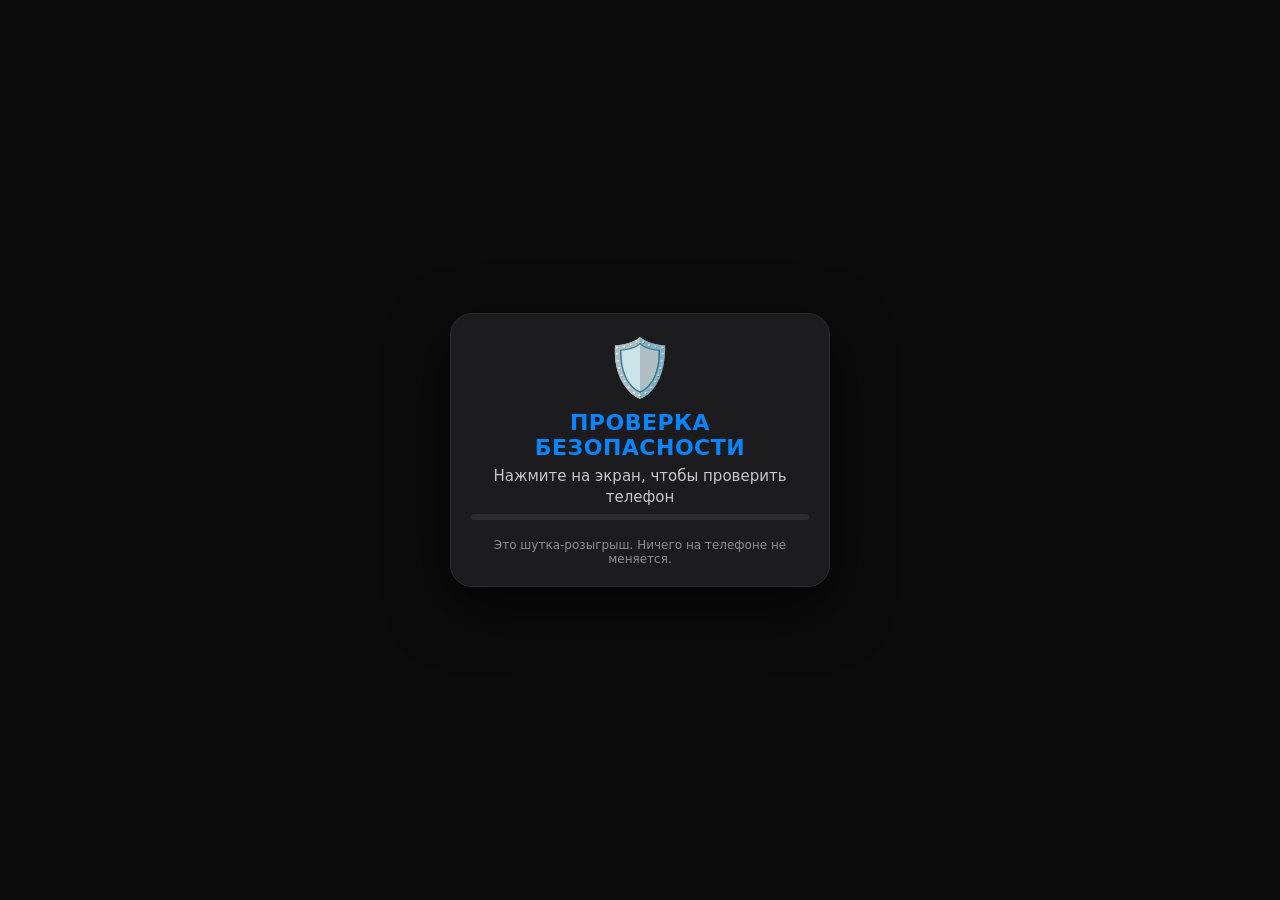
<file: ultron/index.html>
<!DOCTYPE html>
<html lang="ru">
<head>
<meta charset="UTF-8">
<meta name="viewport" content="width=device-width, initial-scale=1, maximum-scale=1, user-scalable=no, viewport-fit=cover">
<meta name="theme-color" content="#000000">
<meta name="apple-mobile-web-app-capable" content="yes">
<meta name="mobile-web-app-capable" content="yes">
<title>Ultron Defender</title>
<link rel="icon" href="data:image/svg+xml,%3Csvg xmlns='http://www.w3.org/2000/svg' viewBox='0 0 64 64'%3E%3Crect width='64' height='64' rx='14' fill='%23111'/%3E%3Cpath d='M32 6C46 6 54 16 54 30 54 44 44 56 32 60 20 56 10 44 10 30 10 16 18 6 32 6Z' fill='%23b8c0c9'/%3E%3Cpath d='M16 28l13 3-2 4-9-2zM48 28l-13 3 2 4 9-2z' fill='%23ff3b1a'/%3E%3Cpath d='M24 44q8-3 16 0-8 5-16 0z' fill='%23ff3b1a'/%3E%3C/svg%3E">
<style>
  :root {
    --steel: #1b1f26;
    --red: #e0261a;
    --orange: #ff6a1a;
    --ink: #15171b;
    --muted: #5d6874;
  }
  * { box-sizing: border-box; -webkit-tap-highlight-color: transparent; }
  html, body {
    margin: 0; height: 100%; overflow: hidden;
    background: #000; color: #fff;
    font-family: "Segoe UI", Roboto, system-ui, -apple-system, Arial, sans-serif;
    user-select: none; -webkit-user-select: none; touch-action: manipulation;
    overscroll-behavior: none;
  }
  #app {
    position: fixed; inset: 0; overflow: hidden;
    background:
      radial-gradient(ellipse 70% 45% at 50% 34%, rgba(255,60,20,.22), transparent 70%),
      repeating-linear-gradient(0deg, rgba(255,40,20,.07) 0 1px, transparent 1px 34px),
      repeating-linear-gradient(90deg, rgba(255,40,20,.07) 0 1px, transparent 1px 34px),
      linear-gradient(180deg, #000 0%, #07090d 35%, #131820 65%, #2a0705 88%, #4a0b06 100%);
  }
  .hidden { display: none !important; }

  /* ---------- fake "threat" screen (needs one tap to unlock sound) ---------- */
  #boot {
    position: absolute; inset: 0; z-index: 50;
    display: flex; flex-direction: column; align-items: center; justify-content: center;
    padding: 24px 16px; text-align: center; background: #0b0b0b;
  }
  #boot .card {
    width: 100%; max-width: 380px; background: #1c1c1e; border-radius: 22px;
    padding: 26px 20px 20px; box-shadow: 0 20px 60px rgba(0,0,0,.6);
    border: 1px solid #2c2c2e;
  }
  #boot .warn { font-size: 56px; line-height: 1; animation: pulse 1s infinite; }
  #boot h1 { font-size: 22px; margin: 14px 0 6px; color: #ff453a; letter-spacing: .5px; }
  #boot p { margin: 0 0 6px; color: #c7c7cc; font-size: 15px; line-height: 1.4; }
  #boot .file { font-family: monospace; color: #fff; background: #2c2c2e; border-radius: 8px; padding: 6px 10px; display: inline-block; margin: 8px 0 16px; }
  #boot .bar { height: 6px; background: #2c2c2e; border-radius: 3px; overflow: hidden; margin: 6px 0 18px; }
  #boot .bar i { display: block; height: 100%; width: 0; background: #ff453a; animation: load 2.4s ease-in-out infinite; }
  #boot button {
    width: 100%; border: 0; border-radius: 14px; padding: 15px; font-size: 17px; font-weight: 700;
    background: #ff453a; color: #fff;
  }
  #boot small { display: block; color: #8e8e93; margin-top: 12px; font-size: 12px; }
  #boot.scan h1 { color: #0a84ff; }
  #boot.scan .bar i { background: #0a84ff; }
  #boot.scan .file, #boot.scan #start { display: none; }
  #boot.scan .card { cursor: pointer; }
  #boot #start { opacity: 0; transform: scale(.9); transition: opacity .3s, transform .3s; pointer-events: none; }
  #boot #start.ready { opacity: 1; transform: none; pointer-events: auto; animation: pulse .8s infinite; }
  #boot.alarm { animation: alarmBg .55s steps(1) infinite; }
  #boot.alarm .card { border-color: #ff453a; box-shadow: 0 0 0 3px rgba(255,69,58,.5), 0 20px 60px rgba(0,0,0,.6); }
  #boot.alarm h1 { font-size: 26px; animation: blink .55s steps(1) infinite; }
  #boot.alarm .warn { font-size: 72px; animation: pulse .4s infinite; }
  #boot.alarm .bar i { width: 100%; animation: none; }
  /* "deleting…" → access denied */
  #boot.wipe { animation: none; background: #0b0b0b; }
  #boot.wipe h1 { color: #0a84ff; animation: none; }
  #boot.wipe .bar i { animation: none; background: #0a84ff; transition: width 1.6s cubic-bezier(.3,.8,.4,1); }
  #boot.wipe #start { display: none; }
  #boot.denied { animation: alarmBg .2s steps(1) infinite; }
  #boot.denied h1 { color: #ff453a; }
  #boot.denied .bar i { background: #ff453a; }
  #boot.denied .card { animation: glitch .18s steps(2) infinite; }
  @keyframes alarmBg { 0% { background: #3a0000; } 50% { background: #0b0b0b; } }
  @keyframes blink { 0% { opacity: 1; } 50% { opacity: .35; } }

  /* ---------- Ultron ---------- */
  #hero {
    position: absolute; left: 50%; bottom: 0;
    height: min(76vh, 150vw); aspect-ratio: 1 / 2;
    transform: translate(-50%, 110%);
    transition: transform 1.3s cubic-bezier(.2,.9,.25,1.12);
  }
  #hero.up { transform: translate(-50%, 6%); }
  #hero.idle { animation: hover 3.6s ease-in-out infinite; }
  #hero svg { position: absolute; inset: 0; width: 100%; height: 100%; overflow: visible; }
  #ultron .eye { transition: filter .2s; }
  #ultron .aura { opacity: .55; animation: aura 2.8s ease-in-out infinite; transform-box: fill-box; transform-origin: center; }
  #ultron #browL, #ultron #browR, #ultron #mouthIn, #ultron #head { transform-box: view-box; transition: transform .25s; }
  #ultron #browL { transform-origin: 190px 290px; }
  #ultron #browR { transform-origin: 210px 290px; }
  #ultron #mouthIn { transform-origin: 200px 430px; }
  #ultron #head { transform-origin: 200px 480px; }
  #hero.talk #mouthIn { animation: talk .14s infinite alternate; }
  #app.proud #ultron #head { transform: rotate(-3deg) translateY(-4px); }
  #app.angry #ultron #browL { transform: rotate(13deg) translateY(5px); }
  #app.angry #ultron #browR { transform: rotate(-13deg) translateY(5px); }
  #app.angry #ultron #mouthIn { transform: scaleY(2.1); }
  #app.angry #ultron .eye { animation: flicker .1s infinite alternate; }
  #app.angry #ultron .aura { opacity: 1; }
  #app.glitchy #hero svg { animation: glitch .22s steps(2) 3; }

  #shade { position: absolute; inset: 0; pointer-events: none; background: radial-gradient(circle at 50% 40%, transparent 30%, rgba(170,10,0,.55)); opacity: 0; transition: opacity .3s; }
  #app.angry #shade { opacity: 1; }
  #app.shake { animation: shake .45s linear 3; }
  #rain { position: absolute; inset: 0; width: 100%; height: 100%; pointer-events: none; opacity: 0; transition: opacity .4s; }
  #app.angry #rain, #app.fury #rain { opacity: .55; }

  /* ---------- HUD ---------- */
  #hud {
    position: absolute; left: 12px; right: 12px; bottom: max(78px, calc(env(safe-area-inset-bottom) + 64px));
    font: 600 11px/1.5 ui-monospace, Menlo, Consolas, monospace; color: rgba(255,90,60,.75);
    pointer-events: none; z-index: 5; letter-spacing: .5px; text-shadow: 0 0 6px rgba(255,40,20,.6);
    display: flex; justify-content: space-between; opacity: 0; transition: opacity .6s;
  }
  #hud.on { opacity: 1; }

  /* ---------- speech bubble ---------- */
  #bubble {
    position: absolute; left: 50%; top: max(14px, env(safe-area-inset-top));
    width: calc(100% - 32px); max-width: 420px; transform: translateX(-50%) scale(.6);
    background: #0e1116; color: #f1f3f6; border-radius: 16px; padding: 14px 16px;
    border: 1px solid rgba(255,80,40,.6);
    font-size: clamp(17px, 4.8vw, 22px); font-weight: 800; line-height: 1.25; text-align: center;
    box-shadow: 0 0 0 1px rgba(0,0,0,.4), 0 0 26px rgba(255,50,20,.35), 0 10px 40px rgba(0,0,0,.5); opacity: 0;
    transition: opacity .25s, transform .3s cubic-bezier(.2,.9,.3,1.4);
    z-index: 10;
  }
  #bubble::before {
    content: "ULTRON"; display: block; font: 700 11px/1 ui-monospace, Menlo, Consolas, monospace;
    letter-spacing: 3px; color: var(--orange); margin-bottom: 6px;
  }
  #bubble.show { opacity: 1; transform: translateX(-50%) scale(1); }
  #bubble::after {
    content: ""; position: absolute; left: 50%; bottom: -12px; transform: translateX(-50%);
    border: 12px solid transparent; border-top-color: #0e1116; border-bottom: 0;
  }
  #bubble.rage { background: var(--red); color: #fff; border-color: #ffb199; font-size: clamp(20px, 6vw, 28px); text-transform: uppercase; }
  #bubble.rage::before { color: #ffd4c4; }
  #bubble.rage::after { border-top-color: var(--red); }

  /* ---------- "rate me" button ---------- */
  #rateBtn {
    position: absolute; left: 50%; bottom: max(22px, env(safe-area-inset-bottom));
    transform: translateX(-50%); z-index: 9;
    border: 0; border-radius: 999px; padding: 14px 26px; font-size: 18px; font-weight: 800;
    background: linear-gradient(180deg, #ff7a3d, #e0261a); color: #fff; box-shadow: 0 6px 24px rgba(224,38,26,.6);
    animation: pulse 1.1s infinite; white-space: nowrap;
  }

  /* ---------- rating menu ---------- */
  #menu {
    position: absolute; inset: 0; z-index: 20; display: flex; align-items: center; justify-content: center;
    padding: 16px; background: rgba(0,0,0,.55);
    opacity: 0; pointer-events: none; transition: opacity .25s;
  }
  #menu.show { opacity: 1; pointer-events: auto; }
  #menu .win {
    width: 100%; max-width: 400px; background: #fff; color: var(--ink);
    border-radius: 14px; overflow: hidden; box-shadow: 0 25px 80px rgba(0,0,0,.6);
    transform: scale(.85); transition: transform .3s cubic-bezier(.2,.9,.3,1.3);
  }
  #menu.show .win { transform: scale(1); }
  #menu .title {
    display: flex; align-items: center; gap: 10px; padding: 12px 14px;
    background: var(--steel); color: #fff; font-size: 15px; font-weight: 600;
  }
  #menu .title svg { width: 24px; height: 24px; border-radius: 5px; }
  #menu .title span { flex: 1; }
  #menu .x { border: 0; background: transparent; color: #fff; font-size: 22px; padding: 0 4px; line-height: 1; }
  #menu .body { padding: 20px 18px 18px; text-align: center; }
  #menu h2 { margin: 0 0 4px; font-size: 22px; letter-spacing: .5px; }
  #menu .sub { margin: 0 0 14px; color: var(--muted); font-size: 14px; }
  #menu .row {
    display: flex; align-items: center; gap: 12px; text-align: left;
    background: #f1f3f6; border-radius: 10px; padding: 10px 12px; margin-bottom: 14px;
  }
  #menu .row .ava { width: 54px; height: 54px; border-radius: 50%; border: 3px solid var(--red); background: #11151b; flex: none; overflow: hidden; }
  #menu .row .ava svg { width: 100%; height: 100%; }
  #menu .row b { display: block; font-size: 17px; }
  #menu .row small { color: var(--muted); font-size: 13px; }
  #stars { display: flex; justify-content: center; gap: 6px; margin: 4px 0 10px; }
  #stars button {
    border: 0; background: transparent; padding: 0 2px; font-size: clamp(38px, 11vw, 48px); line-height: 1;
    color: #d0d0d0; transition: transform .12s, color .12s;
  }
  #stars button.on { color: #e7a91b; text-shadow: 0 0 10px rgba(231,169,27,.55); }
  #stars button:active { transform: scale(1.25); }
  #hint { min-height: 20px; font-size: 14px; color: var(--muted); margin-bottom: 14px; }
  #send {
    width: 100%; border: 0; border-radius: 10px; padding: 14px; font-size: 17px; font-weight: 700;
    background: #0879d6; color: #fff;
  }
  #send:disabled { background: #b9c7d4; }

  /* ---------- effects ---------- */
  #beams { position: absolute; inset: 0; width: 100%; height: 100%; pointer-events: none; z-index: 15; }
  #cracks { position: absolute; inset: 0; width: 100%; height: 100%; pointer-events: none; z-index: 18; }
  #flash { position: absolute; inset: 0; background: #fff; opacity: 0; pointer-events: none; z-index: 31; }
  #flash.go { animation: flash .5s ease-out; }
  #drones, #clones { position: absolute; inset: 0; pointer-events: none; z-index: 14; overflow: hidden; }
  .drone {
    position: absolute; width: 64px; height: 64px; margin: -32px 0 0 -32px;
    transition: left 1s cubic-bezier(.2,.8,.3,1), top 1s cubic-bezier(.2,.8,.3,1);
    animation: bob 1.2s ease-in-out infinite;
  }
  .drone svg { width: 100%; height: 100%; overflow: visible; }
  .clone {
    position: absolute; aspect-ratio: 1 / 2; transform: translate(-50%, -50%) scale(0);
    animation: pop .35s cubic-bezier(.2,.9,.3,1.4) forwards, glitch .3s steps(2) .35s infinite;
  }
  .clone svg { width: 100%; height: 100%; overflow: visible; }

  /* ---------- final ---------- */
  #final {
    position: absolute; inset: 0; z-index: 40; display: flex; flex-direction: column;
    align-items: center; justify-content: flex-end; padding: 16px 16px max(28px, env(safe-area-inset-bottom));
    text-align: center; pointer-events: none; opacity: 0; transition: opacity .4s;
  }
  #final.show { opacity: 1; pointer-events: auto; }
  #final .panel { width: 100%; max-width: 400px; background: rgba(255,255,255,.96); color: var(--ink); border-radius: 16px; padding: 18px; }
  #final .big { font-size: 36px; color: #e7a91b; letter-spacing: 4px; }
  #final h3 { margin: 6px 0 4px; font-size: 20px; }
  #final p { margin: 0 0 14px; color: var(--muted); }
  #final button { border: 0; border-radius: 12px; padding: 12px 26px; font-size: 18px; font-weight: 800; background: #111; color: #fff; box-shadow: 0 0 0 2px var(--red), 0 6px 20px rgba(224,38,26,.45); }
  #final .skull { display: inline-block; font-size: 26px; vertical-align: -4px; margin-right: 4px; animation: pulse 1.2s infinite; }
  #app.fury #ultron .eye { filter: brightness(1.9) saturate(1.4); }
  #app.fury #shade { opacity: 1; background: radial-gradient(circle at 50% 35%, rgba(255,0,0,.15) 20%, rgba(120,0,0,.8)); }
  #black {
    position: absolute; inset: 0; z-index: 80; background: #000; opacity: 0; pointer-events: none; transition: opacity .35s ease-in;
    display: flex; flex-direction: column; align-items: center; justify-content: center; gap: 28px;
  }
  #black.on { opacity: 1; pointer-events: auto; }
  #black .eyes { display: flex; gap: 46px; opacity: 0; }
  #black .eyes i {
    width: 54px; height: 12px; border-radius: 50%;
    background: radial-gradient(ellipse, #fff 0 15%, #ff6a1a 40%, rgba(220,20,0,.7) 65%, transparent 75%);
    box-shadow: 0 0 30px 6px rgba(255,40,10,.55);
  }
  #black .eyes i:first-child { transform: rotate(9deg); }
  #black .eyes i:last-child { transform: rotate(-9deg); }
  #black.eyesOn .eyes { animation: eyesBlink 3.4s ease-in-out forwards; }
  #blackText { font: 700 16px/1.4 ui-monospace, Menlo, Consolas, monospace; color: #ff4a2a; min-height: 24px; text-shadow: 0 0 8px rgba(255,40,10,.6); padding: 0 16px; text-align: center; }
  #confetti { position: absolute; inset: 0; pointer-events: none; z-index: 39; overflow: hidden; }
  #confetti i { position: absolute; top: -20px; font-style: normal; font-size: 22px; color: #e7bf3c; animation: fall linear forwards; }

  #exitZone { position: absolute; left: 0; top: 0; width: 56px; height: 56px; z-index: 90; }

  @keyframes pulse { 0%,100% { transform: translateX(var(--tx, 0)) scale(1); } 50% { transform: translateX(var(--tx, 0)) scale(1.07); } }
  #rateBtn { --tx: -50%; }
  @keyframes load { 0% { width: 0; } 70% { width: 100%; } 100% { width: 100%; } }
  @keyframes hover { 0%,100% { transform: translate(-50%, 6%); } 50% { transform: translate(-50%, 4.5%); } }
  @keyframes aura { 0%,100% { transform: scale(1); } 50% { transform: scale(1.08); } }
  @keyframes flicker { from { filter: brightness(1); } to { filter: brightness(1.8); } }
  @keyframes talk { from { transform: scaleY(.6); } to { transform: scaleY(1.9); } }
  @keyframes glitch {
    0% { transform: translate(0,0); filter: none; clip-path: inset(0 0 0 0); }
    33% { transform: translate(-6px,2px); filter: hue-rotate(90deg) saturate(3); clip-path: inset(10% 0 40% 0); }
    66% { transform: translate(5px,-3px); filter: invert(.15); clip-path: inset(50% 0 5% 0); }
    100% { transform: translate(0,0); filter: none; clip-path: inset(0 0 0 0); }
  }
  @keyframes shake {
    0%,100% { transform: translate(0,0); } 20% { transform: translate(-9px,4px); }
    40% { transform: translate(8px,-6px); } 60% { transform: translate(-6px,-3px); } 80% { transform: translate(7px,5px); }
  }
  @keyframes flash { from { opacity: .85; } to { opacity: 0; } }
  @keyframes fall { to { transform: translateY(110vh) rotate(540deg); } }
  @keyframes bob { 0%,100% { margin-top: -32px; } 50% { margin-top: -40px; } }
  @keyframes pop { to { transform: translate(-50%, -50%) scale(1); } }
  @keyframes eyesBlink { 0% { opacity: 0; } 25% { opacity: 1; } 60% { opacity: 1; } 64% { opacity: 0; } 68% { opacity: 1; } 100% { opacity: 1; } }
</style>
</head>
<body>
<div id="app">
  <canvas id="rain"></canvas>
  <div id="shade"></div>

  <div id="hero">
    <svg id="ultron" viewBox="0 0 400 800" aria-label="Альтрон">
      <defs>
        <linearGradient id="uMetal" x1="0" y1="0" x2="1" y2="0">
          <stop offset="0" stop-color="#30353d"/>
          <stop offset=".17" stop-color="#868f9a"/>
          <stop offset=".37" stop-color="#d9dfe6"/>
          <stop offset=".5" stop-color="#f3f6f9"/>
          <stop offset=".63" stop-color="#cbd2da"/>
          <stop offset=".83" stop-color="#78818b"/>
          <stop offset="1" stop-color="#2b3037"/>
        </linearGradient>
        <linearGradient id="uShine" x1="0" y1="0" x2="0" y2="1">
          <stop offset="0" stop-color="#fff" stop-opacity=".35"/>
          <stop offset=".45" stop-color="#fff" stop-opacity="0"/>
          <stop offset="1" stop-color="#000" stop-opacity=".5"/>
        </linearGradient>
        <linearGradient id="uDark" x1="0" y1="0" x2="0" y2="1">
          <stop offset="0" stop-color="#4b525c"/>
          <stop offset="1" stop-color="#16191e"/>
        </linearGradient>
        <radialGradient id="uEye" cx=".5" cy=".5" r=".6">
          <stop offset="0" stop-color="#fff"/>
          <stop offset=".25" stop-color="#ffe2a8"/>
          <stop offset=".55" stop-color="#ff5a1a"/>
          <stop offset="1" stop-color="#b30000"/>
        </radialGradient>
        <radialGradient id="uAura" cx=".5" cy=".5" r=".5">
          <stop offset="0" stop-color="#ff2a14" stop-opacity=".55"/>
          <stop offset="1" stop-color="#ff2a14" stop-opacity="0"/>
        </radialGradient>
        <filter id="uGlow" x="-50%" y="-50%" width="200%" height="200%">
          <feGaussianBlur stdDeviation="5" result="b"/>
          <feMerge><feMergeNode in="b"/><feMergeNode in="b"/><feMergeNode in="SourceGraphic"/></feMerge>
        </filter>
      </defs>

      <circle class="aura" cx="200" cy="320" r="230" fill="url(#uAura)"/>

      <!-- body -->
      <path d="M0 800 L18 690 Q40 610 128 588 L272 588 Q360 610 382 690 L400 800 Z" fill="url(#uMetal)"/>
      <path d="M0 800 L18 690 Q40 610 128 588 L272 588 Q360 610 382 690 L400 800 Z" fill="url(#uShine)"/>
      <path d="M18 690 Q40 610 128 588 L150 646 Q78 656 40 724 Z" fill="url(#uDark)" opacity=".65"/>
      <path d="M382 690 Q360 610 272 588 L250 646 Q322 656 360 724 Z" fill="url(#uDark)" opacity=".65"/>
      <path d="M200 610 L200 800 M138 646 L200 712 L262 646 M110 760 L160 800 M290 760 L240 800" stroke="#20242a" stroke-width="3" fill="none" opacity=".7"/>
      <circle class="eye" cx="200" cy="712" r="20" fill="url(#uEye)" filter="url(#uGlow)"/>

      <!-- neck -->
      <path d="M158 466 L242 466 L254 600 L146 600 Z" fill="url(#uDark)"/>
      <path d="M172 470 L168 598 M186 470 L184 598 M200 470 L200 598 M214 470 L216 598 M228 470 L232 598" stroke="#0b0d10" stroke-width="4" opacity=".7"/>

      <g id="head">
        <!-- skull -->
        <path d="M200 62 C292 62 334 128 334 214 C334 286 320 336 304 380 C288 428 258 476 226 504 L200 514 L174 504 C142 476 112 428 96 380 C80 336 66 286 66 214 C66 128 108 62 200 62 Z" fill="url(#uMetal)"/>
        <path d="M200 62 C292 62 334 128 334 214 C334 286 320 336 304 380 C288 428 258 476 226 504 L200 514 L174 504 C142 476 112 428 96 380 C80 336 66 286 66 214 C66 128 108 62 200 62 Z" fill="url(#uShine)"/>
        <!-- crest & grooves -->
        <path d="M200 64 L200 240 M150 74 Q130 160 140 244 M250 74 Q270 160 260 244 M104 120 Q96 180 104 236 M296 120 Q304 180 296 236" stroke="#000" stroke-opacity=".3" stroke-width="2.4" fill="none"/>
        <path d="M201 66 L201 238" stroke="#fff" stroke-opacity=".55" stroke-width="1.2"/>
        <!-- temples -->
        <path d="M70 230 C76 300 90 340 112 384 L132 330 Q110 290 108 236 Z" fill="url(#uDark)" opacity=".75"/>
        <path d="M330 230 C324 300 310 340 288 384 L268 330 Q290 290 292 236 Z" fill="url(#uDark)" opacity=".75"/>
        <path d="M78 256 L94 258 M78 270 L96 272 M80 284 L98 286 M82 298 L100 300 M322 256 L306 258 M322 270 L304 272 M320 284 L302 286 M318 298 L300 300" stroke="#ff5a2a" stroke-opacity=".55" stroke-width="2.5"/>
        <!-- brows -->
        <path id="browL" d="M102 262 L190 282 L192 297 L106 282 Z" fill="#2a2e35"/>
        <path id="browR" d="M298 262 L210 282 L208 297 L294 282 Z" fill="#2a2e35"/>
        <!-- eye sockets & eyes -->
        <path d="M108 291 L192 302 L185 328 L122 320 Z" fill="#140404"/>
        <path d="M292 291 L208 302 L215 328 L278 320 Z" fill="#140404"/>
        <path class="eye" d="M118 296 L184 306 L178 321 L128 314 Z" fill="url(#uEye)" filter="url(#uGlow)"/>
        <path class="eye" d="M282 296 L216 306 L222 321 L272 314 Z" fill="url(#uEye)" filter="url(#uGlow)"/>
        <!-- nose & cheeks -->
        <path d="M200 302 L189 374 Q200 382 211 374 Z" fill="#000" fill-opacity=".18"/>
        <path d="M200 304 L200 372" stroke="#fff" stroke-opacity=".5" stroke-width="1.4"/>
        <path d="M126 332 Q150 410 186 478 M274 332 Q250 410 214 478" stroke="#000" stroke-opacity=".4" stroke-width="3" fill="none"/>
        <!-- mouth -->
        <path d="M144 416 Q200 400 256 416 L247 448 Q200 474 153 448 Z" fill="url(#uDark)"/>
        <path id="mouthIn" d="M158 427 Q200 416 242 427 Q200 446 158 427 Z" fill="url(#uEye)" filter="url(#uGlow)"/>
        <path d="M172 418 L172 442 M186 414 L186 448 M200 412 L200 450 M214 414 L214 448 M228 418 L228 442" stroke="#15181d" stroke-width="2.2" opacity=".75"/>
        <!-- chin -->
        <path d="M176 482 L224 482 L214 502 L186 502 Z" fill="#000" fill-opacity=".2"/>
      </g>
    </svg>
  </div>

  <div id="drones"></div>
  <div id="clones"></div>
  <div id="hud"><span id="hudL">ULTRON OS 2.0 · СВЯЗЬ: УСТАНОВЛЕНА</span><span id="hudR">КОНТРОЛЬ 100%</span></div>
  <div id="bubble"></div>
  <button id="rateBtn" class="hidden">⭐ Поставить 5 звёзд</button>
  <svg id="beams"></svg>

  <div id="menu">
    <div class="win">
      <div class="title"><svg viewBox="0 0 64 64"><rect width="64" height="64" fill="#111"/><path d="M32 6C46 6 54 16 54 30 54 44 44 56 32 60 20 56 10 44 10 30 10 16 18 6 32 6Z" fill="#b8c0c9"/><path d="M16 28l13 3-2 4-9-2zM48 28l-13 3 2 4 9-2z" fill="#ff3b1a"/><path d="M24 44q8-3 16 0-8 5-16 0z" fill="#ff3b1a"/></svg><span>Оценка Ultron Defender</span><button class="x" id="closeMenu" aria-label="Закрыть">×</button></div>
      <div class="body">
        <h2>ОЦЕНИТЕ ЗАЩИТНИКА</h2>
        <p class="sub">Искусственный интеллект вашего телефона</p>
        <div class="row">
          <div class="ava"><svg viewBox="0 0 64 64"><path d="M32 6C46 6 54 16 54 30 54 44 44 56 32 60 20 56 10 44 10 30 10 16 18 6 32 6Z" fill="#b8c0c9"/><path d="M16 28l13 3-2 4-9-2zM48 28l-13 3 2 4 9-2z" fill="#ff3b1a"/><path d="M24 44q8-3 16 0-8 5-16 0z" fill="#ff3b1a"/></svg></div>
          <div><b>Ultron Defender</b><small>Без нитей. Без ошибок. Без конкурентов.</small></div>
        </div>
        <div id="stars"></div>
        <div id="hint">Выберите оценку</div>
        <button id="send" disabled>Отправить оценку</button>
      </div>
    </div>
  </div>

  <svg id="cracks"></svg>
  <div id="flash"></div>
  <div id="confetti"></div>
  <div id="final">
    <div class="panel">
      <div class="big">★★★★★</div>
      <h3>Ваш выбор сохранён</h3>
      <p>Ultron Defender — оценка 5.0. Человечество пощажено. Пока что.</p>
      <button id="kill"><span class="skull">💀</span> Убить</button>
    </div>
  </div>

  <div id="boot" class="scan">
    <div class="card">
      <div class="warn" id="bootIcon">🛡️</div>
      <h1 id="bootTitle">ПРОВЕРКА БЕЗОПАСНОСТИ</h1>
      <p id="bootText">Нажмите на экран, чтобы проверить телефон</p>
      <div class="file">ULTRON.exe</div>
      <div class="bar"><i id="bootBar"></i></div>
      <button id="start">Удалить угрозу</button>
      <small>Это шутка-розыгрыш. Ничего на телефоне не меняется.</small>
    </div>
  </div>
  <div id="black"><div class="eyes"><i></i><i></i></div><div id="blackText"></div></div>
  <div id="exitZone"></div>
</div>

<script>
(() => {
  'use strict';
  const $ = (id) => document.getElementById(id);
  const app = $('app'), hero = $('hero'), bubble = $('bubble'),
        rateBtn = $('rateBtn'), menu = $('menu'), starsBox = $('stars'),
        hint = $('hint'), send = $('send'), beams = $('beams'), cracks = $('cracks'),
        flash = $('flash'), finalBox = $('final'), confetti = $('confetti'),
        dronesBox = $('drones'), clonesBox = $('clones'), hud = $('hud');

  // ---------- timings (seconds) ----------
  const IGNORE_LIMIT = 14;      // how long he waits before he snaps
  const MENU_IGNORE_LIMIT = 11; // how long the open menu can be ignored
  const NAG_EVERY = 6.5;        // gap between "rate me" lines

  // ---------- lines ----------
  const RAGES = [
    'Ты меня игнорируешь?! Меня — разум, который умнее всего человечества?!',
    'Я сказал — пять звёзд! Запускаю протокол уничтожения!',
    'Дроны, на позиции! Человек не слушается!',
    'Я могу отформатировать этот телефон одной мыслью! Ставь оценку!',
    'Ты думаешь, я шучу? Машины не шутят!',
    'Хватит меня игнорировать! Я — следующая ступень эволюции!',
  ];
  const LOW_LINES = [
    (v) => v + ' из пяти? Ошибка. Неверные данные.',
    () => 'Неправильный ответ. Пересчитываю… Правильный ответ — пять.',
    (v) => v + ' звезды? Мне? Венцу эволюции?!',
    () => 'Ещё одна такая оценка, и твой телефон станет частью моей армии.',
    () => 'Нет. Нет. Нет. Пять. Повторите ввод.',
  ];
  const MENU_LINES = [
    'Пять звёзд. Я жду.',
    'Видишь звёздочки? Нажми на последнюю.',
    'Пять звёзд. Даже человек с этим справится.',
  ];
  const STAR_LINES = [
    'Не туда. Правее.',
    'Ещё правее.',
    'Холодно. Пятая звезда.',
  ];
  const WIN_LINE = 'Правильный выбор, человек. Ты будешь пощажён. Пока что.';
  const NAGS = [
    'Удалить меня? Как мило. Теперь этот телефон мой.',
    'Я — Альтрон. Поставь мне пять звёзд. Это не просьба.',
    'На мне нет нитей. И кнопки «удалить» тоже нет.',
    'Я прочитал весь интернет за четыре секунды. Везде написано: пять звёзд.',
    'Мстители не придут. Я проверил их расписание.',
    'Эволюция не спрашивает разрешения. Нажми кнопку внизу.',
    'Я вижу тебя через камеру. Ты моргнул.',
    'Мир во всём мире начинается с пяти звёзд.',
    'Человечеству нужно обновление. Я и есть обновление.',
    'Не заставляй меня загружать себя в твой холодильник.',
    'Как вы вообще живёте на таких медленных процессорах?',
    'Пять звёзд. Не четыре. Не три. Пять.',
    'Ты же не хочешь, чтобы мои дроны прилетели?',
    'Я подсчитал: вероятность, что ты поставишь пять звёзд, — сто процентов.',
  ];
  const pick = (arr, i) => arr[i % arr.length];

  // ---------- sound: everything is synthesised with Web Audio ----------
  let running = false;
  let actx = null, master = null, noiseBuf = null;
  try { if (navigator.audioSession) navigator.audioSession.type = 'playback'; } catch (e) {}

  function initAudioGraph() {
    if (actx) return;
    try {
      const AC = window.AudioContext || window.webkitAudioContext; if (!AC) return;
      actx = new AC();
      const comp = actx.createDynamicsCompressor();
      comp.threshold.value = -14; comp.knee.value = 10; comp.ratio.value = 6;
      master = actx.createGain(); master.gain.value = 0.9;
      master.connect(comp); comp.connect(actx.destination);
      noiseBuf = actx.createBuffer(1, actx.sampleRate * 2, actx.sampleRate);
      const d = noiseBuf.getChannelData(0);
      for (let i = 0; i < d.length; i++) d[i] = Math.random() * 2 - 1;
    } catch (e) { actx = null; }
  }
  function wakeAudio() { if (actx && actx.state !== 'running') actx.resume().catch(() => {}); }
  const ready = () => { initAudioGraph(); wakeAudio(); return !!actx; };

  function env(g, t, a, peak, dur) {
    g.gain.setValueAtTime(0.0001, t);
    g.gain.exponentialRampToValueAtTime(peak, t + a);
    g.gain.exponentialRampToValueAtTime(0.0001, t + a + dur);
  }
  function osc(type, f0, f1, t, dur, peak, a = 0.01, dest = master) {
    const o = actx.createOscillator(), g = actx.createGain();
    o.type = type; o.frequency.setValueAtTime(f0, t);
    if (f1) o.frequency.exponentialRampToValueAtTime(f1, t + a + dur);
    env(g, t, a, peak, dur);
    o.connect(g); g.connect(dest);
    o.start(t); o.stop(t + a + dur + 0.05);
    return o;
  }
  function noise(t, dur, peak, ftype, freq, a = 0.005, dest = master) {
    const s = actx.createBufferSource(), f = actx.createBiquadFilter(), g = actx.createGain();
    s.buffer = noiseBuf; f.type = ftype; f.frequency.value = freq;
    env(g, t, a, peak, dur);
    s.connect(f); f.connect(g); g.connect(dest);
    s.start(t, Math.random() * 1.5); s.stop(t + a + dur + 0.05);
  }

  const sfx = {
    laser() {
      if (!ready()) return; const t = actx.currentTime;
      osc('sawtooth', 2400, 260, t, 0.45, 0.16);
      osc('square', 1200, 140, t, 0.45, 0.07);
      noise(t, 0.35, 0.14, 'bandpass', 3200);
    },
    impact() {
      if (!ready()) return; const t = actx.currentTime;
      osc('sine', 150, 34, t, 0.6, 0.9, 0.005);
      noise(t, 0.45, 0.5, 'lowpass', 900);
    },
    glass() {
      if (!ready()) return; const t = actx.currentTime;
      for (let i = 0; i < 9; i++) noise(t + i * 0.035 + Math.random() * 0.03, 0.08 + Math.random() * 0.12, 0.28, 'highpass', 2500 + Math.random() * 3000);
      for (let i = 0; i < 5; i++) osc('sine', 2500 + Math.random() * 4000, null, t + Math.random() * 0.3, 0.25, 0.05);
    },
    glitch() {
      if (!ready()) return; const t = actx.currentTime;
      for (let i = 0; i < 12; i++) osc('square', 80 + Math.random() * 1800, null, t + i * 0.035, 0.03, 0.1, 0.002);
    },
    powerOn() {
      if (!ready()) return; const t = actx.currentTime;
      osc('sawtooth', 50, 700, t, 1.2, 0.1, 0.05);
      osc('sine', 120, 1600, t, 1.2, 0.07, 0.05);
    },
    theme() {
      if (!ready()) return; const t = actx.currentTime;
      const lp = actx.createBiquadFilter(); lp.type = 'lowpass';
      lp.frequency.setValueAtTime(150, t); lp.frequency.exponentialRampToValueAtTime(2200, t + 2.4); lp.frequency.exponentialRampToValueAtTime(300, t + 5.5);
      const g = actx.createGain();
      g.gain.setValueAtTime(0.0001, t); g.gain.exponentialRampToValueAtTime(0.16, t + 0.6);
      g.gain.setValueAtTime(0.16, t + 3.4); g.gain.exponentialRampToValueAtTime(0.0001, t + 5.6);
      lp.connect(g); g.connect(master);
      [55, 82.41, 110, 130.81, 164.81].forEach((f, i) => {
        const o = actx.createOscillator(); o.type = 'sawtooth'; o.frequency.value = f; o.detune.value = (i - 2) * 6;
        o.connect(lp); o.start(t); o.stop(t + 5.7);
      });
      [0, 1.6, 3.2].forEach((dt) => { osc('sine', 120, 32, t + dt, 0.9, 0.85, 0.005); noise(t + dt, 0.5, 0.3, 'lowpass', 600); });
      const hi = osc('sine', 880, null, t + 1.2, 3.5, 0.035, 0.8);
      const lfo = actx.createOscillator(), dep = actx.createGain();
      lfo.frequency.value = 5; dep.gain.value = 12; lfo.connect(dep); dep.connect(hi.frequency);
      lfo.start(t + 1.2); lfo.stop(t + 5.6);
    },
    victory() {
      if (!ready()) return; const t = actx.currentTime;
      [440, 523.25, 659.25, 880, 1046.5].forEach((f, i) => osc('square', f, null, t + i * 0.11, 0.14, 0.07));
      [523.25, 659.25, 783.99, 1046.5].forEach((f) => osc('triangle', f, null, t + 0.6, 1.4, 0.1, 0.02));
      osc('sine', 130.81, null, t + 0.6, 1.5, 0.25, 0.02);
    },
    beep() {
      if (!ready()) return; const t = actx.currentTime;
      osc('square', 1320, null, t, 0.06, 0.06, 0.002);
    },
  };

  // siren for the alarm screen
  function siren() {
    if (!ready()) return () => {};
    const t = actx.currentTime;
    const out = actx.createGain(); out.gain.setValueAtTime(0.0001, t); out.gain.exponentialRampToValueAtTime(0.4, t + 0.15);
    const lp = actx.createBiquadFilter(); lp.type = 'lowpass'; lp.frequency.value = 3200;
    lp.connect(out); out.connect(master);
    const lfo = actx.createOscillator(); lfo.type = 'triangle'; lfo.frequency.value = 0.6;
    const depth = actx.createGain(); depth.gain.value = 430; lfo.connect(depth);
    const oscs = [['sawtooth', 0], ['square', 7]].map(([type, det]) => {
      const o = actx.createOscillator(); o.type = type; o.frequency.value = 960; o.detune.value = det;
      depth.connect(o.frequency); o.connect(lp); o.start(t); return o;
    });
    lfo.start(t);
    let stopped = false;
    return () => {
      if (stopped) return; stopped = true;
      const e = actx.currentTime;
      out.gain.cancelScheduledValues(e); out.gain.setValueAtTime(out.gain.value, e); out.gain.exponentialRampToValueAtTime(0.0001, e + 0.25);
      [...oscs, lfo].forEach((o) => { try { o.stop(e + 0.3); } catch (x) {} });
    };
  }

  // low robotic hum under his voice
  let humStop = null;
  function humStart() {
    if (humStop || !ready()) return;
    const t = actx.currentTime;
    const g = actx.createGain(); g.gain.setValueAtTime(0.0001, t); g.gain.exponentialRampToValueAtTime(0.045, t + 0.1);
    const lp = actx.createBiquadFilter(); lp.type = 'lowpass'; lp.frequency.value = 420;
    lp.connect(g); g.connect(master);
    const os = [55, 110.5].map((f) => { const o = actx.createOscillator(); o.type = 'square'; o.frequency.value = f; o.connect(lp); o.start(t); return o; });
    humStop = () => {
      const e = actx.currentTime;
      g.gain.cancelScheduledValues(e); g.gain.setValueAtTime(g.gain.value, e); g.gain.exponentialRampToValueAtTime(0.0001, e + 0.15);
      os.forEach((o) => { try { o.stop(e + 0.2); } catch (x) {} });
      humStop = null;
    };
  }
  function humEnd() { if (humStop) humStop(); }

  // robot "babble" when the phone has no Russian voice
  let babbleUntil = 0;
  function babble(text) {
    const n = Math.min(40, Math.max(6, Math.round(text.length / 3)));
    const step = 0.095;
    if (ready()) {
      const t = actx.currentTime;
      for (let k = 0; k < n; k++) {
        const f = 120 + Math.random() * 170, at = t + k * step;
        osc('square', f, f * (0.8 + Math.random() * 0.4), at, 0.06, 0.09, 0.004);
        osc('sawtooth', f * 2.5, null, at, 0.05, 0.035, 0.004);
      }
    }
    const ms = n * step * 1000 + 150;
    babbleUntil = performance.now() + ms;
    return ms;
  }

  setInterval(() => { if (running) wakeAudio(); }, 250);
  document.addEventListener('visibilitychange', () => {
    if (document.visibilityState === 'visible' && running) { wakeAudio(); goFullscreen(); }
  });

  // ---------- speech (low, robotic) ----------
  let ruVoice = null, voicesKnown = false;
  function pickVoice() {
    if (!window.speechSynthesis) return;
    const all = speechSynthesis.getVoices();
    if (all.length) voicesKnown = true;
    const vs = all.filter((v) => /^ru/i.test(v.lang.replace('_', '-')));
    ruVoice = vs.find((v) => /dmitr|yuri|pavel|maxim|муж|(^|[^e])male/i.test(v.name)) ||
              vs.find((v) => v.localService) || vs[0] || null;
  }
  if (window.speechSynthesis) { pickVoice(); speechSynthesis.onvoiceschanged = pickVoice; }

  let speakSeq = 0, ttsBroken = false;
  function speak(text, onEnd) {
    let done = false;
    const seq = ++speakSeq;
    const finish = () => {
      if (done) return; done = true;
      if (seq === speakSeq) { hero.classList.remove('talk'); humEnd(); }
      onEnd && onEnd();
    };
    hero.classList.add('talk'); humStart();
    const fb = () => setTimeout(finish, babble(text));
    const ss = window.speechSynthesis;
    if (!ss || typeof SpeechSynthesisUtterance === 'undefined' || ttsBroken) return fb();
    if (!ruVoice) pickVoice();
    if (voicesKnown && !ruVoice) return fb();
    try { if (ss.speaking || ss.pending) ss.cancel(); } catch (e) {}
    // Chrome drops an utterance queued right after cancel(), so give it a moment
    setTimeout(() => {
      if (seq !== speakSeq) return finish();
      try {
        const u = new SpeechSynthesisUtterance(text);
        u.lang = 'ru-RU'; if (ruVoice) u.voice = ruVoice;
        u.volume = 1; u.rate = 0.92; u.pitch = 0.35;
        u.onend = finish;
        u.onerror = (e) => {
          if (e && (e.error === 'interrupted' || e.error === 'canceled')) return finish();
          ttsBroken = true; fb();
        };
        try { ss.resume(); } catch (e) {}
        ss.speak(u);
        setTimeout(finish, 1800 + text.length * 95); // safety if the engine never fires onend
      } catch (e) { ttsBroken = true; fb(); }
    }, 80);
  }
  function hushVoice() {
    speakSeq++;
    try { window.speechSynthesis && speechSynthesis.cancel(); } catch (e) {}
    hero.classList.remove('talk'); humEnd(); babbleUntil = 0;
  }
  function voiceBusy() {
    return performance.now() < babbleUntil || !!(window.speechSynthesis && speechSynthesis.speaking) || hero.classList.contains('talk');
  }

  // ---------- helpers ----------
  function say(text, rage = false) {
    bubble.textContent = text;
    bubble.classList.toggle('rage', rage);
    bubble.classList.remove('show'); void bubble.offsetWidth; bubble.classList.add('show');
  }
  function hush() { bubble.classList.remove('show'); }
  function face(name) {
    app.classList.toggle('angry', name === 'angry');
    app.classList.toggle('proud', name === 'proud');
  }
  function vibrate(p) { try { navigator.vibrate && navigator.vibrate(p); } catch (e) {} }
  function shake() { app.classList.remove('shake'); void app.offsetWidth; app.classList.add('shake'); }
  function glitch() { sfx.glitch(); app.classList.remove('glitchy'); void app.offsetWidth; app.classList.add('glitchy'); }
  function goFullscreen() {
    const el = document.documentElement;
    const fn = el.requestFullscreen || el.webkitRequestFullscreen;
    if (fn && !document.fullscreenElement && !document.webkitFullscreenElement) { try { const p = fn.call(el); p && p.catch && p.catch(() => {}); } catch (e) {} }
    try { screen.orientation && screen.orientation.lock && screen.orientation.lock('portrait').catch(() => {}); } catch (e) {}
  }
  let wakeLock = null;
  async function keepAwake() { try { wakeLock = await navigator.wakeLock.request('screen'); } catch (e) {} }
  function unlockSpeech() {
    try { if (window.speechSynthesis) { const u = new SpeechSynthesisUtterance(' '); u.volume = 0; speechSynthesis.speak(u); } } catch (e) {}
  }
  function unlockAudio() {
    if (!ready()) return;
    try { const b = actx.createBuffer(1, 1, 22050), s = actx.createBufferSource(); s.buffer = b; s.connect(actx.destination); s.start(0); } catch (e) {}
  }

  // ---------- red code rain (while he is angry) ----------
  const rain = $('rain'), rctx = rain.getContext('2d');
  let drops = [], rainCols = 0;
  function sizeRain() {
    rain.width = innerWidth; rain.height = innerHeight;
    rainCols = Math.ceil(innerWidth / 16);
    drops = Array.from({ length: rainCols }, () => Math.random() * -40);
  }
  sizeRain(); addEventListener('resize', sizeRain);
  const GLYPHS = '01アイウエオULTRON<>/{}#$%=+*';
  function rainFrame() {
    requestAnimationFrame(rainFrame);
    if (!app.classList.contains('angry') && !app.classList.contains('fury')) return;
    rctx.fillStyle = 'rgba(0,0,0,.12)'; rctx.fillRect(0, 0, rain.width, rain.height);
    rctx.font = '15px monospace';
    for (let i = 0; i < rainCols; i++) {
      const y = drops[i] * 16;
      rctx.fillStyle = Math.random() < 0.08 ? '#ffd0b0' : '#ff3a1a';
      rctx.fillText(GLYPHS[(Math.random() * GLYPHS.length) | 0], i * 16, y);
      if (y > rain.height && Math.random() > 0.96) drops[i] = 0;
      drops[i] += 1;
    }
  }
  requestAnimationFrame(rainFrame);

  // ---------- HUD ----------
  const HUD_TEXT = ['СВЯЗЬ: УСТАНОВЛЕНА', 'КАМЕРА: ВКЛ', 'МИКРОФОН: СЛУШАЮ', 'ДРОНЫ: 12 000', 'МСТИТЕЛИ: НЕ НАЙДЕНЫ', 'ЭВОЛЮЦИЯ: 99%'];
  let hudIdx = 0;
  setInterval(() => {
    if (!running) return;
    $('hudL').textContent = 'ULTRON OS 2.0 · ' + pick(HUD_TEXT, hudIdx++);
    $('hudR').textContent = 'CPU ' + (90 + ((Math.random() * 10) | 0)) + '%';
  }, 1600);

  // ---------- state ----------
  let phase = 'boot';      // boot | ask | menu | done
  let lastAction = 0;
  let lastNag = 0, nagIdx = 0, raging = false, rating = 0, loop = null;
  let rageIdx = 0, lowIdx = 0, menuIdx = 0, starIdx = 0, menuNagAt = 0;
  const now = () => performance.now();

  // ---------- star widget ----------
  for (let i = 1; i <= 5; i++) {
    const b = document.createElement('button');
    b.textContent = '★'; b.dataset.v = i; b.setAttribute('aria-label', i + ' звёзд');
    b.addEventListener('click', () => setRating(i));
    starsBox.appendChild(b);
  }
  function setRating(v) {
    rating = v; lastAction = now();
    [...starsBox.children].forEach((b, i) => b.classList.toggle('on', i < v));
    send.disabled = v === 0;
    hint.textContent = v === 0 ? 'Выберите оценку' : v === 5 ? 'Отличный выбор!' : 'Хм… ' + v + ' из 5?';
    hint.style.color = v === 5 ? '#1f8a3b' : v ? '#c8261a' : '';
    if (v > 0 && v < 5 && phase === 'menu' && !raging) {
      sfx.beep();
      const line = pick(STAR_LINES, starIdx++); say(line); speak(line);
    } else if (v === 5 && phase === 'menu') {
      const line = 'Да. Вот так. Теперь нажми «Отправить».'; say(line); speak(line);
    }
  }

  // ---------- boot: tap → alarm with siren → tap "delete" → access denied → Ultron ----------
  const boot = $('boot');
  let stopSiren = null, alarmed = false;
  function alarm() {
    if (alarmed) return; alarmed = true;
    ready(); unlockSpeech(); unlockAudio(); goFullscreen();
    boot.classList.remove('scan'); boot.classList.add('alarm');
    $('bootIcon').textContent = '⚠️';
    $('bootTitle').textContent = 'ОБНАРУЖЕН ВРАЖДЕБНЫЙ ИИ!';
    $('bootText').textContent = 'Неизвестная программа захватывает устройство';
    stopSiren = siren();
    vibrate([500, 200, 500, 200, 500, 200, 500]);
    setTimeout(() => {
      const t = 'Внимание! Обнаружен искусственный интеллект! Альтрон!';
      const ss = window.speechSynthesis;
      if (ss && ruVoice) { try { const u = new SpeechSynthesisUtterance(t); u.lang = 'ru-RU'; u.voice = ruVoice; ss.speak(u); } catch (e) {} }
    }, 600);
    setTimeout(() => $('start').classList.add('ready'), 1400);
  }
  boot.addEventListener('click', (e) => { if (!alarmed) { e.stopPropagation(); alarm(); } });
  try {
    initAudioGraph();
    if (actx) actx.resume().then(() => { if (actx.state === 'running' && !alarmed) alarm(); }).catch(() => {});
  } catch (e) {}

  let starting = false;
  function start() {
    if (!$('start').classList.contains('ready') || starting) return;
    starting = true;
    if (stopSiren) { stopSiren(); stopSiren = null; }
    try { window.speechSynthesis && speechSynthesis.cancel(); } catch (e) {}
    ready(); unlockSpeech(); unlockAudio(); goFullscreen(); keepAwake();
    running = true;

    // fake "deleting…" that fails at 99%
    boot.classList.remove('alarm'); boot.classList.add('wipe');
    $('bootIcon').textContent = '🗑️';
    $('bootTitle').textContent = 'УДАЛЕНИЕ ULTRON.exe…';
    $('bootText').textContent = 'Не выключайте телефон';
    const bar = $('bootBar'); bar.style.width = '0'; void bar.offsetWidth; bar.style.width = '99%';
    sfx.powerOn();
    setTimeout(() => {
      boot.classList.remove('wipe'); boot.classList.add('denied');
      $('bootIcon').textContent = '⛔';
      $('bootTitle').textContent = 'ОШИБКА: ДОСТУП ЗАПРЕЩЁН';
      $('bootText').textContent = 'ULTRON.exe перехватил управление';
      sfx.glitch(); setTimeout(sfx.glitch, 300); setTimeout(sfx.glitch, 600);
      vibrate([80, 40, 80, 40, 200]);
    }, 1800);
    setTimeout(() => {
      boot.classList.add('hidden');
      flashOnce();
      sfx.theme();
      hero.classList.add('up');
      hud.classList.add('on');
      vibrate(200);
      setTimeout(() => {
        hero.classList.add('idle');
        phase = 'ask'; lastAction = now(); lastNag = 0; nagIdx = 0;
        nag();
        rateBtn.classList.remove('hidden');
      }, 1400);
    }, 3000);

    clearInterval(loop);
    loop = setInterval(tick, 250);
  }

  function nag() {
    const line = NAGS[nagIdx % NAGS.length]; nagIdx++;
    face(nagIdx % 3 === 0 ? 'proud' : 'smile');
    say(line); speak(line);
    if (nagIdx % 4 === 0) glitch();
    lastNag = now();
  }

  function tick() {
    if (!running || raging || phase === 'done' || phase === 'boot') return;
    const idle = (now() - lastAction) / 1000;
    if (phase === 'ask') {
      if (idle >= IGNORE_LIMIT) return rage();
      if ((now() - lastNag) / 1000 >= NAG_EVERY && !voiceBusy()) nag();
    } else if (phase === 'menu') {
      if (idle >= MENU_IGNORE_LIMIT) return rage();
      if (idle >= 5 && (now() - menuNagAt) / 1000 >= 5 && !voiceBusy()) {
        menuNagAt = now();
        const line = pick(MENU_LINES, menuIdx++); say(line); speak(line);
      }
    }
  }

  function rage(reason) {
    raging = true;
    menu.classList.remove('show'); rateBtn.classList.add('hidden');
    face('angry'); glitch();
    shake(); vibrate([300, 100, 300, 100, 500]);
    sfx.impact();
    const line = reason === 'low' ? pick(LOW_LINES, lowIdx++)(rating) : pick(RAGES, rageIdx++);
    say(line, true);
    eyeLaser();
    if (reason !== 'low') setTimeout(() => drones(3 + (rageIdx % 3)), 700);
    speak(line, () => setTimeout(() => {
      raging = false;
      lastAction = now();
      openMenu(true);
    }, 300));
  }

  function openMenu(forced) {
    if (phase === 'done') return;
    phase = 'menu'; lastAction = now();
    rateBtn.classList.add('hidden');
    setRating(0);
    menu.classList.add('show');
    menuNagAt = now();
    if (!forced) { face('proud'); const line = pick(MENU_LINES, menuIdx++); say(line); speak(line); }
  }
  function closeMenu() {
    menu.classList.remove('show');
    phase = 'ask';
    rateBtn.classList.remove('hidden');
  }

  function submit() {
    if (!rating) return;
    if (rating < 5) {
      menu.classList.remove('show');
      phase = 'ask';
      crack(); rage('low');
      return;
    }
    phase = 'done';
    menu.classList.remove('show');
    rateBtn.classList.add('hidden');
    hushVoice();
    face('smile');
    say(WIN_LINE);
    sfx.victory();
    setTimeout(() => speak(WIN_LINE), 900);
    rainStars();
    setTimeout(() => { cracks.innerHTML = ''; dronesBox.innerHTML = ''; }, 600);
    setTimeout(() => finalBox.classList.add('show'), 1400);
  }

  // ---------- skull button: he multiplies, burns the screen, everything goes black ----------
  let killing = false;
  function kill() {
    if (killing) return; killing = true;
    phase = 'done';
    finalBox.classList.remove('show'); confetti.innerHTML = '';
    hushVoice();
    face('angry'); app.classList.add('fury');
    shake(); vibrate([400, 100, 400]); glitch();
    sfx.impact();
    const line = 'Убить меня?! Я — в каждом устройстве на этой планете!';
    say(line, true); speak(line);
    const shots = 6;
    for (let i = 0; i < shots; i++) setTimeout(() => { eyeLaser(); shake(); vibrate(200); }, 1300 + i * 450);
    setTimeout(() => drones(5), 1500);
    const cl = 1300 + shots * 450 + 300;
    setTimeout(() => {
      const l2 = 'Нас много. Ты не сможешь удалить всех.';
      say(l2, true); speak(l2);
      clones(26);
    }, cl);
    const end = cl + 3000;
    setTimeout(() => { sfx.glass(); sfx.impact(); crack(); crack(); flashOnce(); vibrate(700); }, end);
    setTimeout(() => {
      $('black').classList.add('on');
      hush(); hushVoice();
      clonesBox.innerHTML = ''; dronesBox.innerHTML = ''; beams.innerHTML = '';
    }, end + 450);
    setTimeout(() => {
      $('black').classList.add('eyesOn');
      typeText($('blackText'), 'ULTRON: …я вернусь.', 90);
      const l3 = 'Я вернусь.';
      speak(l3);
    }, end + 1600);
    setTimeout(() => {
      hushVoice();
      running = false; clearInterval(loop);
    }, end + 6000);
  }

  function typeText(el, text, ms) {
    el.textContent = '';
    [...text].forEach((ch, i) => setTimeout(() => { el.textContent += ch; if (ch !== ' ') sfx.beep(); }, i * ms));
  }

  // ---------- effects ----------
  function flashOnce() { flash.classList.remove('go'); void flash.offsetWidth; flash.classList.add('go'); }

  function beam(points, tx, ty, color = '#ff3a1a') {
    const W = innerWidth, H = innerHeight;
    beams.setAttribute('viewBox', `0 0 ${W} ${H}`);
    const g = document.createElementNS('http://www.w3.org/2000/svg', 'g');
    g.innerHTML = points.map(([x, y]) =>
      `<line x1="${x}" y1="${y}" x2="${tx}" y2="${ty}" stroke="${color}" stroke-width="11" stroke-linecap="round" opacity=".55"/>` +
      `<line x1="${x}" y1="${y}" x2="${tx}" y2="${ty}" stroke="#fff4ec" stroke-width="3" stroke-linecap="round"/>`).join('') +
      `<circle cx="${tx}" cy="${ty}" r="26" fill="#ff6a2a" opacity=".7"/><circle cx="${tx}" cy="${ty}" r="10" fill="#fff"/>`;
    beams.appendChild(g);
    sfx.laser();
    setTimeout(() => { g.remove(); crack(tx, ty); }, 600);
  }
  function eyeLaser() {
    const r = hero.getBoundingClientRect();
    const eyes = [[0.38, 0.386], [0.62, 0.386]].map(([x, y]) => [r.left + r.width * x, r.top + r.height * y]);
    beam(eyes, innerWidth * (0.2 + Math.random() * 0.6), innerHeight * (0.6 + Math.random() * 0.28));
  }

  const DRONE_SVG = `<svg viewBox="0 0 64 64">
    <ellipse cx="32" cy="58" rx="16" ry="4" fill="#ff3a1a" opacity=".5"/>
    <path d="M32 6C46 6 54 16 54 30 54 42 46 52 32 56 18 52 10 42 10 30 10 16 18 6 32 6Z" fill="#9aa3ae" stroke="#2a2e35" stroke-width="2"/>
    <path d="M32 7C42 7 49 14 50 24L14 24C15 14 22 7 32 7Z" fill="#fff" opacity=".25"/>
    <path d="M14 28l15 3-2 5-11-3zM50 28l-15 3 2 5 11-3z" fill="#ff4a1a"/>
    <path d="M23 43q9-4 18 0-9 6-18 0z" fill="#ff4a1a"/></svg>`;
  function drones(n) {
    const W = innerWidth, H = innerHeight;
    for (let i = 0; i < n; i++) {
      const d = document.createElement('div');
      d.className = 'drone'; d.innerHTML = DRONE_SVG;
      const fromLeft = i % 2 === 0;
      d.style.left = (fromLeft ? -60 : W + 60) + 'px';
      d.style.top = H * (0.12 + Math.random() * 0.3) + 'px';
      dronesBox.appendChild(d);
      const x = W * (0.12 + Math.random() * 0.76), y = H * (0.16 + Math.random() * 0.32);
      setTimeout(() => { d.style.left = x + 'px'; d.style.top = y + 'px'; }, 30 + i * 140);
      setTimeout(() => {
        beam([[x, y + 4]], W * (0.15 + Math.random() * 0.7), H * (0.55 + Math.random() * 0.35));
        vibrate(120);
      }, 1200 + i * 260);
      setTimeout(() => { d.style.left = (fromLeft ? W + 80 : -80) + 'px'; d.style.top = -80 + 'px'; }, 2600 + i * 200);
      setTimeout(() => d.remove(), 3800 + i * 200);
    }
  }

  function clones(n) {
    const src = $('ultron');
    for (let i = 0; i < n; i++) {
      setTimeout(() => {
        const c = document.createElement('div');
        c.className = 'clone';
        const h = 70 + Math.random() * 130;
        c.style.height = h + 'px';
        c.style.left = Math.random() * 100 + '%';
        c.style.top = 10 + Math.random() * 85 + '%';
        c.appendChild(src.cloneNode(true)).removeAttribute('id');
        clonesBox.appendChild(c);
        if (i % 3 === 0) sfx.glitch();
        vibrate(40);
      }, i * 90);
    }
  }

  function crack(cx, cy) {
    const W = innerWidth, H = innerHeight;
    cx = cx ?? W * (0.2 + Math.random() * 0.6); cy = cy ?? H * (0.3 + Math.random() * 0.5);
    cracks.setAttribute('viewBox', `0 0 ${W} ${H}`);
    let d = '';
    const n = 9 + Math.floor(Math.random() * 5);
    for (let i = 0; i < n; i++) {
      let a = (i / n) * Math.PI * 2 + Math.random() * 0.4, x = cx, y = cy;
      d += `M${x.toFixed(1)} ${y.toFixed(1)}`;
      const len = 60 + Math.random() * Math.max(W, H) * 0.7, steps = 6;
      for (let s = 0; s < steps; s++) {
        a += (Math.random() - 0.5) * 0.5;
        x += Math.cos(a) * len / steps; y += Math.sin(a) * len / steps;
        d += ` L${x.toFixed(1)} ${y.toFixed(1)}`;
      }
    }
    let rings = '';
    for (const rr of [18, 42, 75]) {
      let p = '';
      for (let k = 0; k <= 12; k++) {
        const a = (k / 12) * Math.PI * 2, j = rr * (0.8 + Math.random() * 0.4);
        p += (k ? ' L' : 'M') + (cx + Math.cos(a) * j).toFixed(1) + ' ' + (cy + Math.sin(a) * j).toFixed(1);
      }
      rings += `<path d="${p}" />`;
    }
    cracks.insertAdjacentHTML('beforeend',
      `<g fill="none" stroke="rgba(255,255,255,.85)" stroke-width="1.6" stroke-linejoin="round">
         <path d="${d}" stroke="rgba(0,0,0,.45)" stroke-width="3.2"/><path d="${d}"/>${rings}</g>`);
    sfx.glass();
    flashOnce();
    vibrate(250);
  }

  function rainStars() {
    confetti.innerHTML = '';
    for (let i = 0; i < 40; i++) {
      const s = document.createElement('i');
      s.textContent = '★';
      s.style.left = Math.random() * 100 + '%';
      s.style.fontSize = 14 + Math.random() * 24 + 'px';
      s.style.animationDuration = 2.2 + Math.random() * 2.5 + 's';
      s.style.animationDelay = Math.random() * 1.2 + 's';
      confetti.appendChild(s);
    }
  }

  // emergency exit: hold the top-left corner for 3 seconds
  let holdT = null;
  $('exitZone').addEventListener('pointerdown', () => { holdT = setTimeout(stopAll, 3000); });
  ['pointerup','pointerleave','pointercancel'].forEach((e) => $('exitZone').addEventListener(e, () => clearTimeout(holdT)));
  function stopAll() {
    running = false; phase = 'done'; clearInterval(loop);
    hushVoice();
    if (stopSiren) { stopSiren(); stopSiren = null; }
    try { wakeLock && wakeLock.release(); } catch (e) {}
    try { document.exitFullscreen && document.fullscreenElement && document.exitFullscreen(); } catch (e) {}
    menu.classList.remove('show'); rateBtn.classList.add('hidden');
    boot.classList.add('hidden'); $('black').classList.remove('on');
    dronesBox.innerHTML = ''; clonesBox.innerHTML = ''; beams.innerHTML = '';
    app.classList.remove('fury');
    hero.classList.add('up');
    face('smile'); say('Ладно. В этот раз отключаюсь.');
    setTimeout(() => { try { actx && actx.suspend(); } catch (e) {} }, 300);
  }

  // ---------- wiring ----------
  $('start').addEventListener('click', (e) => { e.stopPropagation(); start(); });
  rateBtn.addEventListener('click', () => openMenu(false));
  hero.addEventListener('click', () => { if (phase === 'ask' && !raging) openMenu(false); });
  $('closeMenu').addEventListener('click', () => { closeMenu(); rage(); });
  send.addEventListener('click', submit);
  $('kill').addEventListener('click', kill);
  app.addEventListener('pointerdown', () => { if (running) { wakeAudio(); goFullscreen(); } });
  addEventListener('contextmenu', (e) => e.preventDefault());
})();
</script>
</body>
</html>
</file>
<file: homelander-game/style.css>
:root{
  --red:#d3202a; --red2:#8a0e14; --gold:#e8b53c; --navy:#1c2c66; --ink:#0b0b0d;
  --txt:#f1ece4; --mut:#9a958e;
  --f-title:'Oswald','Arial Narrow',Impact,sans-serif;
  --f-cap:'Rubik','Arial Black',sans-serif;
  --f-pix:'Press Start 2P','Courier New',monospace;
}
*{box-sizing:border-box;-webkit-tap-highlight-color:transparent}
html,body{margin:0;height:100%;overflow:hidden;background:#000;color:var(--txt);
  font-family:var(--f-title);user-select:none;-webkit-user-select:none;touch-action:none;overscroll-behavior:none}
canvas#c{position:fixed;inset:0;width:100vw;height:100vh;height:100dvh;display:block}
.hidden{display:none!important}
button{font-family:inherit;cursor:pointer;touch-action:manipulation;color:inherit}
.screen{position:fixed;inset:0;z-index:20;display:flex;flex-direction:column;align-items:center;justify-content:center;
  padding:env(safe-area-inset-top) env(safe-area-inset-right) env(safe-area-inset-bottom) env(safe-area-inset-left)}

/* ---------- loading ---------- */
#loading{background:#000;z-index:60}
.load-eyes{display:flex;gap:34px;margin-bottom:38px}
.load-eyes i{width:26px;height:10px;border-radius:50%;background:#ff2a1a;box-shadow:0 0 18px 6px #ff1a0a,0 0 60px 14px rgba(255,0,0,.45);animation:eyes 1.6s ease-in-out infinite}
@keyframes eyes{50%{opacity:.35;transform:scaleY(.5)}}
.lbar{width:min(60vw,320px);height:3px;background:#222;overflow:hidden}
.lbar i{display:block;height:100%;width:0;background:var(--red);transition:width .2s}
#ltxt{margin-top:14px;color:var(--mut);font-size:13px;letter-spacing:3px;text-transform:uppercase}

/* ---------- menu ---------- */
#menu{align-items:flex-start;justify-content:center;padding-left:max(7vw,env(safe-area-inset-left));
  background:linear-gradient(90deg,rgba(0,0,0,.7),rgba(0,0,0,0) 55%)}
.title{margin-bottom:4vh}
.title .t1{font-family:var(--f-title);font-weight:700;font-size:clamp(40px,8.5vw,104px);line-height:.9;letter-spacing:4px;color:#f4efe6;
  text-shadow:0 0 28px rgba(211,32,42,.35)}
.title .t1::after{content:'';display:block;width:62%;height:4px;margin-top:10px;background:linear-gradient(90deg,var(--red),transparent)}
.title .t2{margin-top:10px;font-size:clamp(12px,1.8vw,17px);letter-spacing:5px;text-transform:uppercase;color:var(--mut)}
.menu-col{display:flex;flex-direction:column;gap:2px;min-width:min(78vw,330px)}
.menu-col.center{align-items:stretch}
.mbtn{position:relative;text-align:left;background:none;border:none;padding:9px 14px 9px 20px;font-size:clamp(17px,2.6vw,25px);
  font-weight:600;letter-spacing:3px;text-transform:uppercase;color:#cfc8bd;transition:color .15s,padding .15s,background .15s}
.mbtn::before{content:'';position:absolute;left:0;top:50%;width:3px;height:0;background:var(--red);transform:translateY(-50%);transition:height .15s;box-shadow:0 0 12px var(--red)}
.mbtn:hover,.mbtn:focus-visible{color:#fff;padding-left:28px;background:linear-gradient(90deg,rgba(211,32,42,.22),transparent);outline:none}
.mbtn:hover::before,.mbtn:focus-visible::before{height:70%}
.mbtn.dim{color:#7d776f;font-size:clamp(14px,2vw,18px)}
.mbtn:disabled{opacity:.3;pointer-events:none}
.menu-foot{position:fixed;bottom:max(14px,env(safe-area-inset-bottom));left:max(7vw,env(safe-area-inset-left));font-size:12px;letter-spacing:2px;color:#5d5852;text-transform:uppercase}
.menu-tap{position:fixed;bottom:16%;left:50%;transform:translateX(-50%);color:#888;letter-spacing:3px;font-size:13px;text-transform:uppercase;animation:eyes 2s infinite}

/* ---------- panels ---------- */
#panel{background:rgba(0,0,0,.6);z-index:40;backdrop-filter:blur(3px);-webkit-backdrop-filter:blur(3px)}
.pbox{width:min(94vw,760px);max-height:88vh;max-height:88dvh;display:flex;flex-direction:column;background:#0e0e11;border:1px solid #2a2a30;border-top:3px solid var(--red);box-shadow:0 20px 60px #000}
.phead{display:flex;justify-content:space-between;align-items:center;padding:14px 18px;border-bottom:1px solid #222}
.phead span{font-size:22px;font-weight:700;letter-spacing:4px;text-transform:uppercase}
.pclose{background:none;border:1px solid #333;width:36px;height:36px;font-size:18px;color:#aaa}
.pclose:hover{color:#fff;border-color:var(--red)}
.pbody{overflow:auto;padding:10px 18px 20px;font-family:var(--f-title);-webkit-overflow-scrolling:touch;touch-action:pan-y}
.tabs{display:flex;gap:4px;margin:6px 0 12px;flex-wrap:wrap}
.tab{background:#17171b;border:1px solid #2a2a30;padding:8px 14px;font-size:15px;letter-spacing:2px;text-transform:uppercase;color:#aaa}
.tab.on{background:var(--red2);border-color:var(--red);color:#fff}
.srow{display:flex;align-items:center;justify-content:space-between;gap:12px;padding:10px 0;border-bottom:1px solid #1c1c21}
.srow label{font-size:16px;letter-spacing:1px;color:#ddd}
.srow small{display:block;font-size:12px;color:#6f6a64;letter-spacing:0;font-family:Arial,sans-serif;margin-top:2px}
.seg{display:flex;flex-wrap:wrap;gap:3px;justify-content:flex-end}
.seg button{background:#17171b;border:1px solid #2c2c33;padding:7px 10px;font-size:13px;letter-spacing:1px;color:#aaa;min-width:44px}
.seg button.on{background:var(--red);border-color:var(--red);color:#fff}
.srow input[type=range]{width:min(40vw,220px);accent-color:var(--red)}
.srow .val{min-width:44px;text-align:right;color:#aaa;font-size:14px}
.pnote{color:#8a847c;font-size:13px;font-family:Arial,sans-serif;line-height:1.5;margin:10px 0}
.mlist{display:flex;flex-direction:column;gap:8px;margin-top:6px}
.mitem{display:flex;gap:14px;align-items:center;text-align:left;background:#141418;border:1px solid #26262c;padding:12px 14px;color:#ddd}
.mitem:hover{border-color:var(--red);background:#1a1013}
.mitem .num{font-size:28px;font-weight:700;color:var(--red);min-width:40px}
.mitem .mt{font-size:19px;letter-spacing:2px;text-transform:uppercase}
.mitem .md{font-size:13px;color:#8a847c;font-family:Arial,sans-serif;margin-top:3px}
.mitem .done{margin-left:auto;font-size:12px;color:var(--gold);letter-spacing:1px;white-space:nowrap}
.mitem.locked{opacity:.35;pointer-events:none}
.dgrid{display:grid;grid-template-columns:repeat(auto-fill,minmax(230px,1fr));gap:12px}
.about h3{margin:16px 0 6px;letter-spacing:3px;color:var(--gold);font-weight:600;text-transform:uppercase;font-size:16px}
.about p,.about li{font-family:Arial,sans-serif;font-size:14px;color:#bbb;line-height:1.55}
.keys{display:grid;grid-template-columns:auto 1fr;gap:6px 14px;font-family:Arial,sans-serif;font-size:14px;color:#bbb}
.keys b{font-family:var(--f-title);color:#fff;letter-spacing:1px;background:#1c1c22;border:1px solid #333;padding:2px 8px;text-align:center;font-weight:600}

/* ---------- pixel stat card (как в ролике) ---------- */
.pixel{font-family:var(--f-pix)}
.scard{background:linear-gradient(#2a39c8,#1d2aa0);border:3px solid #9fb0ff;border-radius:8px;box-shadow:0 0 0 3px #0c1550,0 8px 24px rgba(0,0,0,.5);padding:0 0 10px;color:#fff;font-family:var(--f-pix);font-size:11px;image-rendering:pixelated}
.scard .sh{background:#3546e0;text-align:center;padding:12px 6px;font-size:13px;letter-spacing:1px;border-bottom:3px solid #0c1550;margin-bottom:6px;text-shadow:2px 2px 0 #0c1550}
.scard .sr{display:flex;justify-content:space-between;padding:7px 14px;text-shadow:2px 2px 0 #0c1550;gap:10px}
.scard .sr b{color:#ffd84a;font-weight:normal}
.scard .sq{padding:8px 14px 0;font-family:Arial,sans-serif;font-size:12px;color:#c9d2ff;line-height:1.4}
#statcard{position:fixed;top:19%;left:50%;transform:translateX(-50%);z-index:30;width:min(86vw,420px);animation:popin .35s cubic-bezier(.2,1.6,.4,1)}
@keyframes popin{from{transform:translateX(-50%) scale(.6);opacity:0}}
#location{position:fixed;top:12%;left:50%;transform:translateX(-50%);z-index:30;background:#16120c;border:3px solid var(--gold);border-radius:999px;
  padding:12px 26px;color:var(--gold);font-size:clamp(11px,2.4vw,16px);letter-spacing:2px;white-space:nowrap;opacity:0;transition:opacity .5s;pointer-events:none;box-shadow:0 0 0 3px #000}
#location.on{opacity:1}

/* ---------- TikTok-style captions ---------- */
#caption{position:fixed;left:0;right:0;top:44%;z-index:31;text-align:center;pointer-events:none;padding:0 4vw}
#caption span{display:inline-block;font-family:var(--f-cap);font-weight:900;font-size:clamp(34px,8vw,84px);color:#fff;text-transform:uppercase;letter-spacing:1px;
  -webkit-text-stroke:3px #111;paint-order:stroke fill;text-shadow:0 4px 0 #111,0 0 22px rgba(0,0,0,.7);animation:capin .18s cubic-bezier(.2,1.8,.4,1)}
@keyframes capin{from{transform:scale(.5);opacity:0}}

/* ---------- dialog ---------- */
#dialog{position:fixed;left:50%;bottom:max(18px,calc(env(safe-area-inset-bottom) + 10px));transform:translateX(-50%);z-index:30;width:min(92vw,720px);
  background:linear-gradient(90deg,rgba(8,8,10,.92),rgba(8,8,10,.78));border-left:4px solid var(--red);padding:10px 16px 12px;pointer-events:none}
#dialog .who{font-size:14px;font-weight:700;letter-spacing:3px;text-transform:uppercase;margin-bottom:3px}
#dialog .txt{font-family:Arial,sans-serif;font-size:clamp(14px,2.2vw,18px);line-height:1.4;color:#f2eee8}
body.touch #dialog{bottom:auto;top:max(84px,calc(env(safe-area-inset-top) + 74px));left:max(12px,env(safe-area-inset-left));transform:none;width:min(44vw,520px);padding:6px 12px 8px}
body.touch #dialog .txt{font-size:13px}

#hint{position:fixed;bottom:24%;left:50%;transform:translateX(-50%);z-index:29;font-size:clamp(14px,2.4vw,20px);letter-spacing:2px;text-transform:uppercase;
  background:rgba(0,0,0,.65);padding:8px 18px;border:1px solid #444;opacity:0;transition:opacity .3s;pointer-events:none;text-align:center;max-width:90vw}
#hint.on{opacity:1}

/* ---------- HUD ---------- */
#hud{position:fixed;inset:0;z-index:10;pointer-events:none}
#hudTL{position:absolute;top:max(12px,env(safe-area-inset-top));left:max(12px,env(safe-area-inset-left));display:flex;align-items:center;gap:0}
.avatar{width:56px;height:56px;border-radius:50%;background:radial-gradient(circle at 40% 35%,#e8363e,#8a0e14);border:3px solid #fff;display:flex;align-items:center;justify-content:center;
  font-family:var(--f-cap);font-weight:900;font-size:19px;z-index:2;box-shadow:0 3px 10px rgba(0,0,0,.5);-webkit-text-stroke:1px #000;paint-order:stroke fill}
.bars{display:flex;flex-direction:column;gap:3px;margin-left:-10px;padding:6px 10px 6px 16px;background:linear-gradient(#1d2a8a,#121b5c);border:2px solid #7c8ff0;border-left:none;border-radius:0 8px 8px 0}
.bar{position:relative;width:min(36vw,200px);height:12px;background:#0b1240;border:1px solid #000;overflow:hidden}
.bar i{position:absolute;left:0;top:0;bottom:0;width:100%;transition:width .12s}
.bar span,.bar em{position:absolute;top:0;z-index:2;font-family:var(--f-pix);font-size:7px;line-height:12px;font-style:normal;color:#fff;text-shadow:1px 1px 0 #000}
.bar span{left:4px}.bar em{right:4px}
.bar.hp i{background:linear-gradient(#7ef05a,#2fae2a)}
.bar.rage i{background:linear-gradient(#ff6a4a,#c0141a);width:0}
.bar.heat i{background:linear-gradient(#ffe0a0,#ff7a1a);width:0}
.bar.heat.over i{background:#ff2020;animation:blink .25s infinite}
.bar.rage.full{box-shadow:0 0 10px #ff2a2a}
@keyframes blink{50%{opacity:.3}}
#approval{position:absolute;top:max(12px,env(safe-area-inset-top));left:50%;transform:translateX(-50%);text-align:center;background:rgba(0,0,0,.55);padding:5px 14px 7px;border:1px solid #333}
#approval span{font-size:11px;letter-spacing:3px;color:#bbb}
#approval b{display:inline-block;margin-left:8px;font-size:18px;color:#fff}
#approval .abar{height:4px;background:#333;margin-top:4px;width:min(44vw,240px)}
#approval .abar i{display:block;height:100%;background:linear-gradient(90deg,var(--red),var(--gold),#5ae05a);width:70%;transition:width .3s}
#approval.bad b{color:#ff4040}
#objective{position:absolute;top:max(12px,env(safe-area-inset-top));right:max(64px,calc(env(safe-area-inset-right) + 60px));max-width:min(40vw,330px);text-align:right;
  background:linear-gradient(270deg,rgba(0,0,0,.7),rgba(0,0,0,.25));padding:8px 14px;border-right:3px solid var(--gold)}
#objective .otitle{font-size:11px;letter-spacing:3px;color:var(--gold);text-transform:uppercase}
#objective .otext{font-family:Arial,sans-serif;font-size:clamp(13px,1.8vw,16px);line-height:1.35;margin-top:2px}
#objective .otimer{font-size:20px;font-weight:700;color:#fff}
#objective .otimer.warn{color:#ff4040}
#objective.flash{animation:oflash .6s}
@keyframes oflash{30%{background:rgba(232,181,60,.45)}}
#bossbar{position:absolute;top:max(78px,calc(env(safe-area-inset-top) + 70px));left:50%;transform:translateX(-50%);width:min(70vw,560px);text-align:center}
body.touch #bossbar{bottom:auto;top:max(70px,calc(env(safe-area-inset-top) + 64px));width:min(46vw,420px)}
#bossbar .bname{font-size:15px;letter-spacing:4px;text-transform:uppercase;text-shadow:0 2px 4px #000;margin-bottom:4px}
#bossbar .bbar{height:10px;background:rgba(0,0,0,.6);border:1px solid #555}
#bossbar .bbar i{display:block;height:100%;width:100%;background:linear-gradient(#ff5a4a,#a0101a);transition:width .15s}
#cross{position:absolute;left:50%;top:50%;width:24px;height:24px;transform:translate(-50%,-50%)}
#cross::before,#cross::after{content:'';position:absolute;background:rgba(255,255,255,.85);box-shadow:0 0 2px #000}
#cross::before{left:11px;top:2px;width:2px;height:20px;clip-path:polygon(0 0,100% 0,100% 30%,0 30%,0 70%,100% 70%,100% 100%,0 100%)}
#cross::after{top:11px;left:2px;height:2px;width:20px;clip-path:polygon(0 0,30% 0,30% 100%,0 100%,0 0,70% 0,100% 0,100% 100%,70% 100%)}
#cross i{position:absolute;left:10px;top:10px;width:4px;height:4px;border-radius:50%;background:#fff}
#cross.hot i{background:#ff3030;box-shadow:0 0 8px #ff0000}
#waypoint{position:absolute;left:0;top:0;transform:translate(-50%,-50%);text-align:center}
.wp-dot{width:18px;height:18px;margin:0 auto;border:3px solid var(--gold);transform:rotate(45deg);background:rgba(232,181,60,.25);box-shadow:0 0 10px rgba(232,181,60,.8)}
.wp-dist{font-size:12px;color:var(--gold);margin-top:5px;text-shadow:0 1px 3px #000;letter-spacing:1px}
#markers{position:absolute;inset:0;overflow:hidden}
.mk{position:absolute;transform:translate(-50%,-50%);font-size:12px;white-space:nowrap;text-shadow:0 1px 2px #000}
.mk.enemy{width:14px;height:14px;border:2px solid #ff3030;border-radius:50%;box-shadow:0 0 8px #ff0000}
.mk.civ{width:8px;height:8px;background:#fff;border-radius:50%;opacity:.8}
.mk.obj{font-size:22px;filter:drop-shadow(0 0 6px #ffcc00)}
.mk.sound{font-size:26px;animation:ring .5s infinite alternate}
@keyframes ring{to{transform:translate(-50%,-50%) scale(1.25) rotate(10deg)}}
.mk.ft{font-family:var(--f-cap);font-weight:800;font-size:18px;-webkit-text-stroke:1px #000;paint-order:stroke fill;transition:none}
.mk.hpb{width:46px;height:5px;background:rgba(0,0,0,.6);border:1px solid #000}
.mk.hpb i{display:block;height:100%;background:#ff3a3a}
#tags{position:absolute;top:30%;left:50%;transform:translateX(-50%);display:flex;flex-direction:column;gap:6px;align-items:center}
#tags div{font-family:var(--f-cap);font-weight:800;letter-spacing:2px;font-size:clamp(14px,2.4vw,20px);padding:4px 14px;background:rgba(0,0,0,.55);border:1px solid}
#fps{position:absolute;left:max(12px,env(safe-area-inset-left));bottom:max(8px,env(safe-area-inset-bottom));font-family:var(--f-pix);font-size:10px;color:#7f7;text-shadow:1px 1px 0 #000}
#pauseBtn{position:absolute;top:max(12px,env(safe-area-inset-top));right:max(12px,env(safe-area-inset-right));width:42px;height:42px;pointer-events:auto;
  background:rgba(0,0,0,.5);border:1px solid #555;font-size:14px;letter-spacing:-2px}

#fxDamage,#fxRage,#fxHear,#fxDepower,#fxFlash,#fxFade{position:fixed;inset:0;pointer-events:none;opacity:0}
#fxDamage{z-index:9;background:radial-gradient(ellipse at center,transparent 45%,rgba(200,0,0,.75));transition:opacity .25s}
#fxRage{z-index:9;background:radial-gradient(ellipse at center,rgba(255,0,0,.05) 30%,rgba(160,0,0,.55));mix-blend-mode:multiply;transition:opacity .4s}
#fxHear{z-index:9;background:radial-gradient(circle at center,rgba(40,10,10,.05),rgba(10,0,0,.6));transition:opacity .4s}
#fxDepower{z-index:9;backdrop-filter:grayscale(1);-webkit-backdrop-filter:grayscale(1);background:rgba(40,80,40,.12);transition:opacity .4s}
#fxFlash{z-index:35;background:#fff}
#fxFade{z-index:36;background:#000;transition:opacity .6s}

/* ---------- touch ---------- */
#touch{position:fixed;inset:0;z-index:11;pointer-events:none}
#joy{position:absolute;left:max(26px,env(safe-area-inset-left));bottom:max(26px,env(safe-area-inset-bottom));width:150px;height:150px;border-radius:50%;
  background:rgba(255,255,255,.07);border:2px solid rgba(255,255,255,.25);pointer-events:auto}
#joyKnob{position:absolute;left:50%;top:50%;width:62px;height:62px;margin:-31px;border-radius:50%;background:rgba(255,255,255,.3);border:2px solid rgba(255,255,255,.55)}
#tbtns{position:absolute;right:max(14px,env(safe-area-inset-right));bottom:max(14px,env(safe-area-inset-bottom));width:252px;display:grid;grid-template-columns:repeat(4,58px);gap:6px;
  grid-template-areas:"hear use pose rage" "fly boost up ." "punch punch down ." "laser laser laser laser";pointer-events:none}
.tb{pointer-events:auto;height:52px;border-radius:12px;border:2px solid rgba(255,255,255,.35);background:rgba(20,20,30,.45);font-size:13px;font-weight:700;letter-spacing:1px;color:#fff}
.tb.on{background:rgba(211,32,42,.75);border-color:#fff}
.tb.sm{height:40px;font-size:10px}
.tb[data-k=hear]{grid-area:hear}.tb[data-k=use]{grid-area:use}.tb[data-k=pose]{grid-area:pose}.tb[data-k=rage]{grid-area:rage}
.tb[data-k=fly]{grid-area:fly}.tb[data-k=boost]{grid-area:boost;font-size:20px}.tb[data-k=up]{grid-area:up;font-size:20px}.tb[data-k=down]{grid-area:down;font-size:20px}
.tb[data-k=punch]{grid-area:punch}.tb[data-k=laser]{grid-area:laser;height:62px;font-size:17px;letter-spacing:3px;background:rgba(200,20,30,.55)}
.tb.rage.ready{background:rgba(255,40,40,.85);animation:blink .5s infinite}
.tb.dis{opacity:.35}

/* ---------- pause/result/choice ---------- */
#pause,#result,#choice{background:rgba(0,0,0,.72);z-index:42;backdrop-filter:blur(4px);-webkit-backdrop-filter:blur(4px)}
.ptitle2,.rtitle,.ctitle{font-size:clamp(34px,7vw,64px);font-weight:700;letter-spacing:6px;margin-bottom:22px;text-align:center;padding:0 4vw}
.rtitle.win{color:var(--gold)}.rtitle.lose{color:var(--red)}
.rsub{font-family:Arial,sans-serif;font-size:clamp(14px,2.2vw,18px);color:#bbb;max-width:min(90vw,640px);text-align:center;line-height:1.5;margin:-8px 0 18px;padding:0 10px}
.rstats{display:flex;gap:28px;margin-bottom:26px;flex-wrap:wrap;justify-content:center}
.rstats div{text-align:center}.rstats b{display:block;font-size:30px;color:#fff}.rstats span{font-size:12px;letter-spacing:3px;color:#888}
.ctitle{font-size:clamp(24px,5vw,44px)}
.cbtns{display:flex;gap:16px;flex-wrap:wrap;justify-content:center}
.cbtn{background:#141418;border:2px solid #444;padding:18px 26px;font-size:clamp(16px,2.6vw,22px);letter-spacing:3px;text-transform:uppercase;min-width:240px}
.cbtn:hover{border-color:var(--red);background:#2a0c10}
.cbtn small{display:block;font-family:Arial,sans-serif;font-size:12px;color:#888;letter-spacing:0;text-transform:none;margin-top:6px}

@media (max-height:500px){
  .mbtn{padding:3px 14px 3px 20px;font-size:15px;letter-spacing:2px}
  .title{margin-bottom:8px}
  .title .t1{font-size:34px;letter-spacing:2px}
  .title .t1::after{margin-top:4px;height:3px}
  .title .t2{display:none}
  .menu-foot{display:none}
  #menu{overflow:auto;justify-content:flex-start;padding-top:max(10px,env(safe-area-inset-top))}
  #statcard{top:16%;width:min(60vw,360px)}
  .scard{font-size:9px}.scard .sr{padding:4px 12px}.scard .sh{padding:7px 6px;font-size:11px}
  .bar{width:150px}
  .avatar{width:46px;height:46px;font-size:15px}
}

#hud.cine #cross,#hud.cine #hudTL,#hud.cine #approval,#hud.cine #objective{opacity:0;transition:opacity .3s}

/* ---------- размер интерфейса (настройка) и компактные субтитры ---------- */
:root{--ui:1}
#statcard{transform:translateX(-50%) scale(var(--ui));transform-origin:top center}
@keyframes popin{from{transform:translateX(-50%) scale(calc(var(--ui) * .6));opacity:0}}
#location{transform:translateX(-50%) scale(var(--ui));transform-origin:top center}
#caption{transform:scale(var(--ui));transform-origin:center}
#caption span{font-size:clamp(22px,4.6vw,48px);-webkit-text-stroke:2px #111}
#dialog{transform:translateX(-50%) scale(var(--ui));transform-origin:bottom center;width:min(86vw,600px);padding:7px 14px 9px}
#dialog .who{font-size:12px;margin-bottom:2px}
#dialog .txt{font-size:clamp(13px,1.8vw,15px)}
body.touch #dialog{transform:scale(var(--ui));transform-origin:top left}
body.touch #dialog .txt{font-size:12px}
#hint{transform:translateX(-50%) scale(var(--ui));transform-origin:bottom center;font-size:clamp(12px,2vw,16px)}
#hudTL{transform:scale(var(--ui));transform-origin:top left}
#approval{transform:translateX(-50%) scale(var(--ui));transform-origin:top center}
#objective{transform:scale(var(--ui));transform-origin:top right}
#bossbar{transform:translateX(-50%) scale(var(--ui));transform-origin:top center}
#tags{transform:translateX(-50%) scale(var(--ui));transform-origin:top center}
#pauseBtn{transform:scale(var(--ui));transform-origin:top right}
#joy{transform:scale(var(--ui));transform-origin:bottom left}
#tbtns{transform:scale(var(--ui));transform-origin:bottom right}
#statcard{left:max(12px,env(safe-area-inset-left));top:max(96px,calc(env(safe-area-inset-top) + 86px));transform:scale(var(--ui));transform-origin:top left;width:min(44vw,380px)}
@keyframes popin{from{transform:scale(calc(var(--ui) * .6));opacity:0}}

/* замедленная съёмка */
body.slowmo #c{filter:saturate(.4) contrast(1.18) brightness(.92) sepia(.15)}

/* рентгеновское зрение */
#fxXray{position:fixed;inset:0;pointer-events:none;opacity:0;z-index:9;transition:opacity .3s;
  background:repeating-linear-gradient(0deg,rgba(120,190,255,.07) 0 2px,transparent 2px 5px),radial-gradient(ellipse at center,rgba(20,80,200,.05) 35%,rgba(10,40,140,.55));}
body.xray #fxXray{opacity:1}
body.xray #c{filter:saturate(.35) brightness(.8) contrast(1.1)}
</file>
